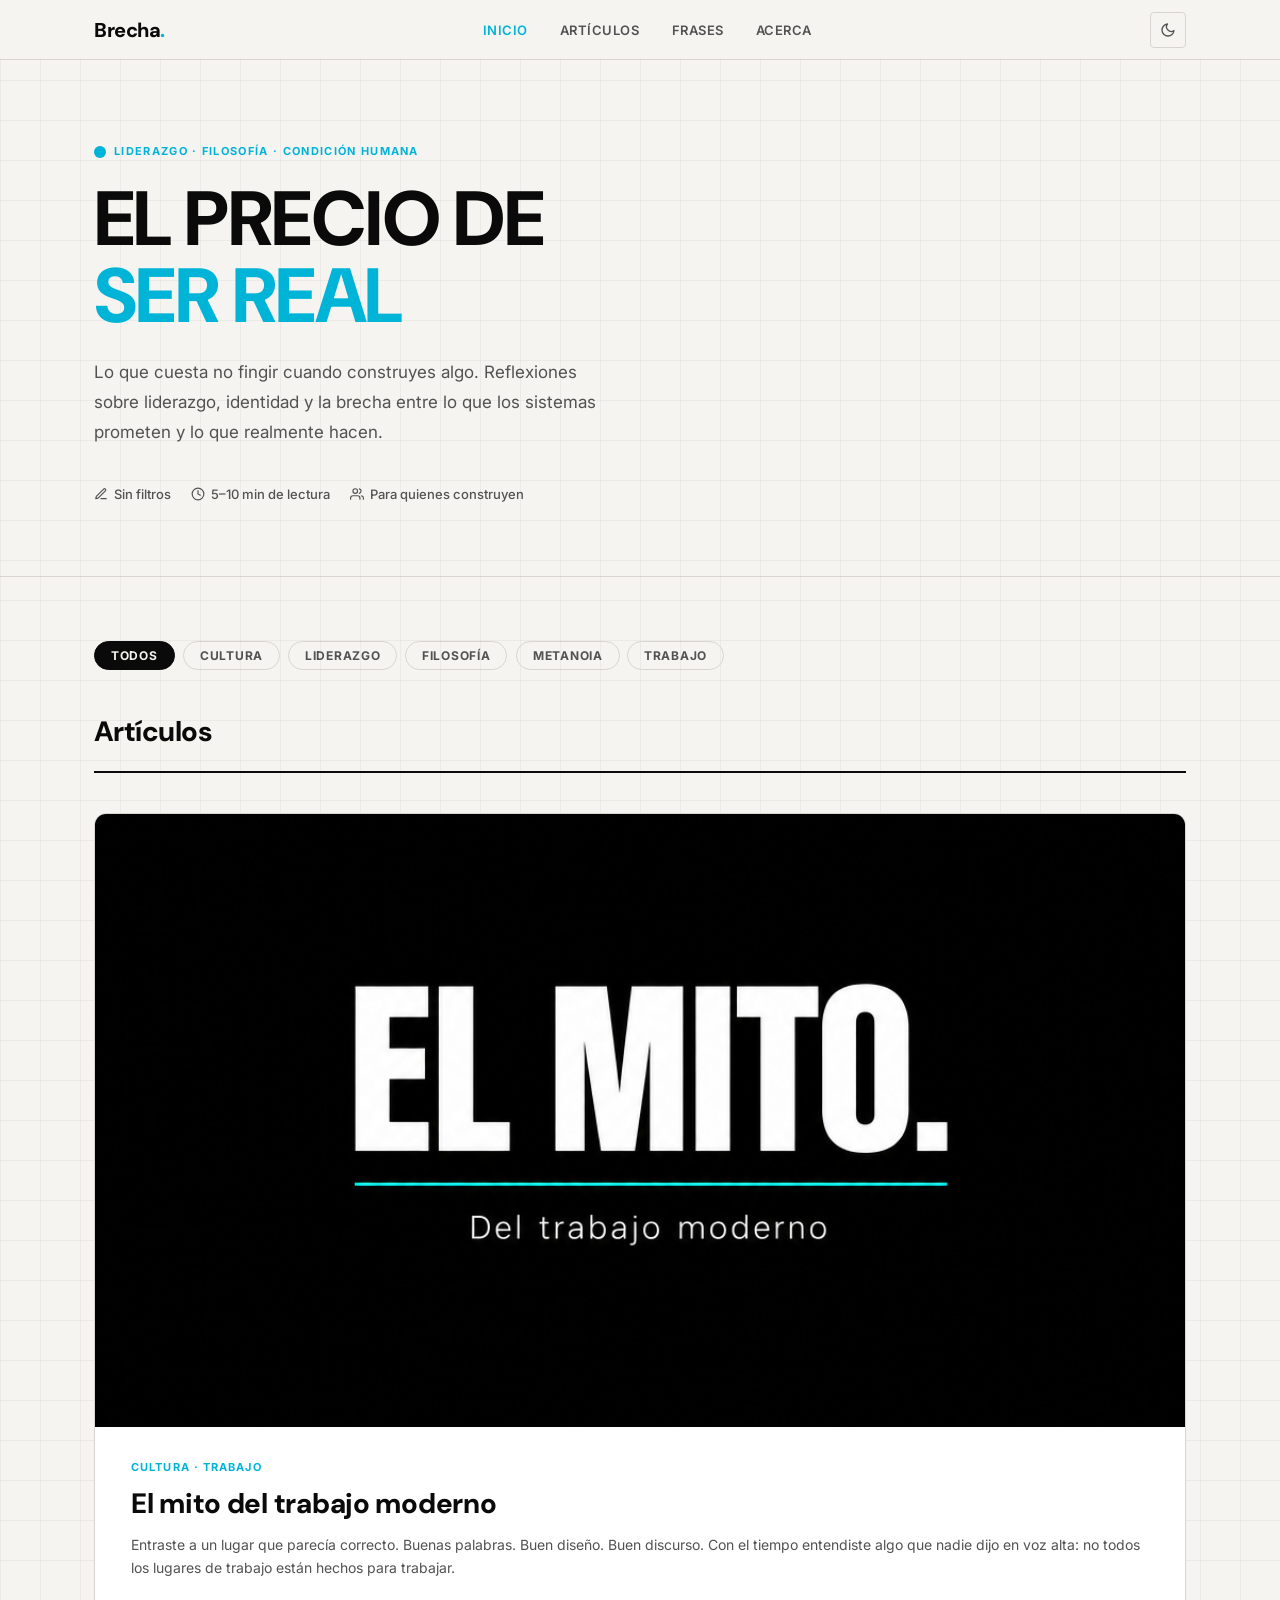
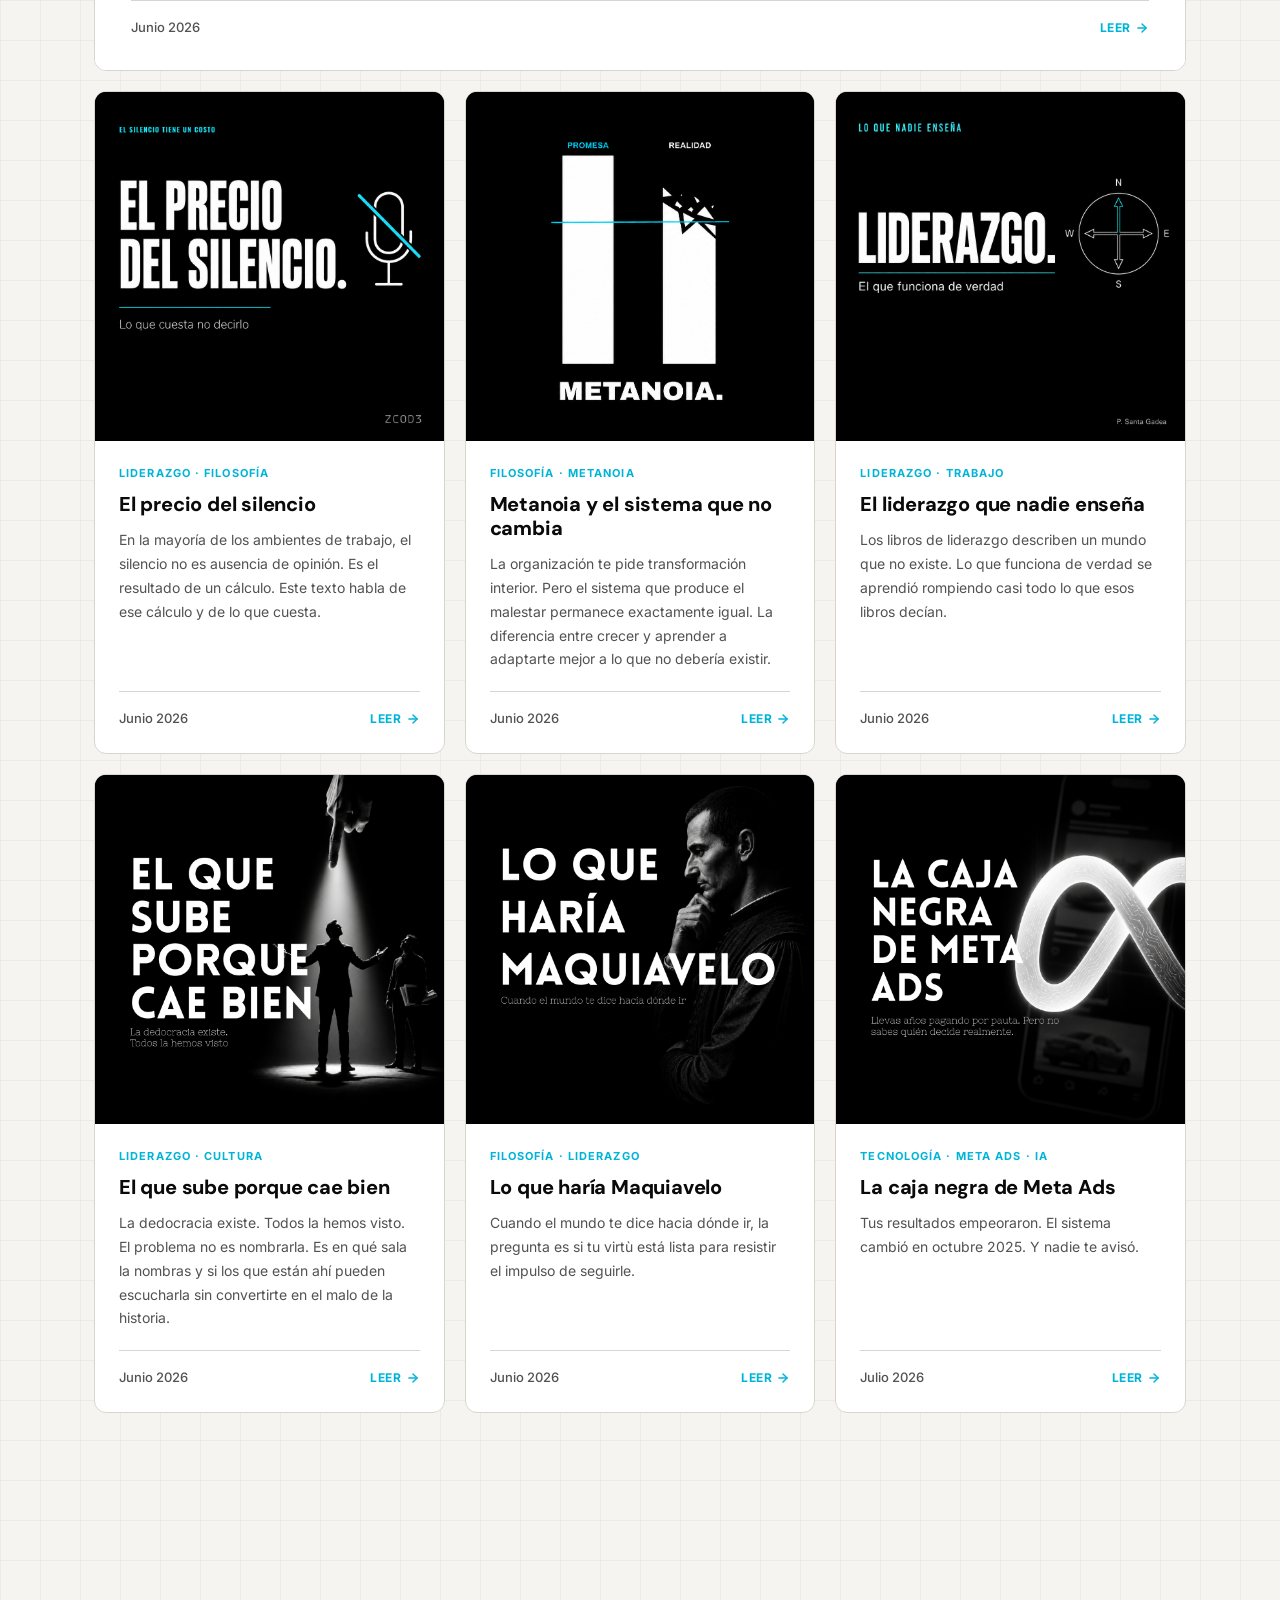
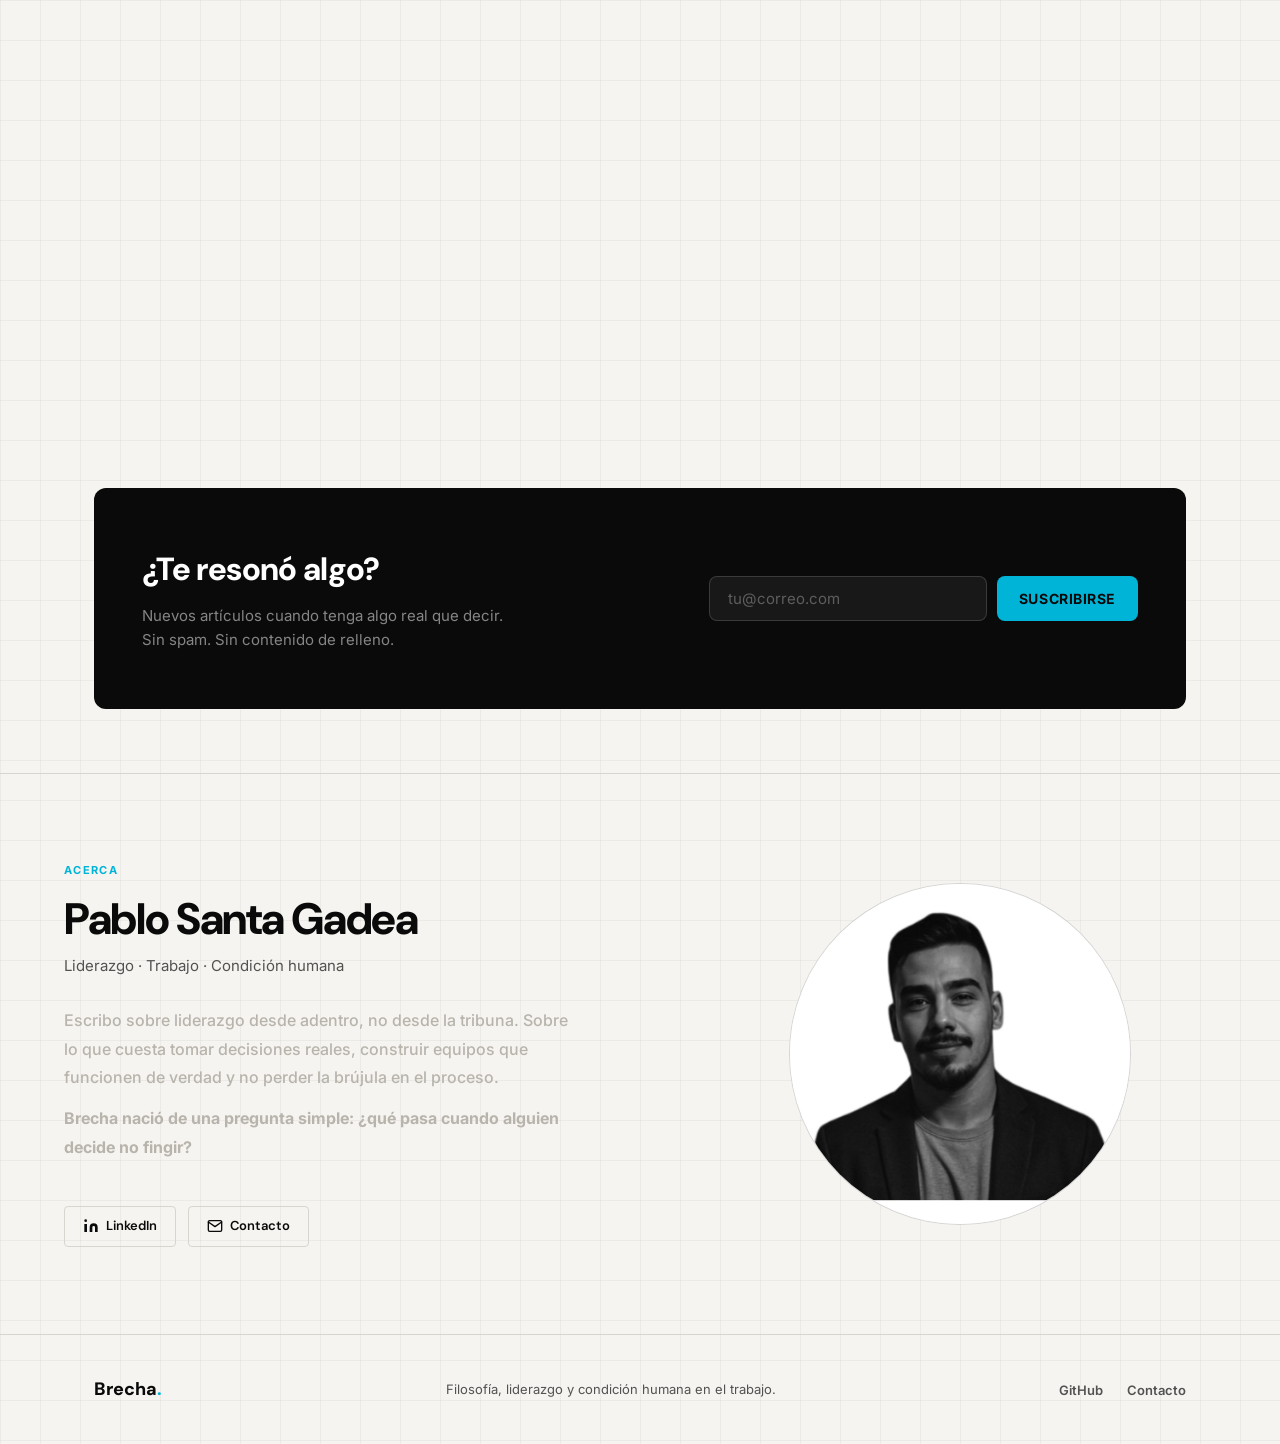
<file: index.html>
<!DOCTYPE html>
<html lang="es">
<head>
  <meta charset="UTF-8" />
  <meta name="viewport" content="width=device-width, initial-scale=1.0" />
  <title>Brecha — El precio de ser real</title>
  <meta name="description" content="Lo que cuesta ser real cuando construyes algo. Reflexiones sobre liderazgo, identidad y la brecha entre lo que los sistemas prometen y lo que realmente hacen." />
  <!-- Open Graph -->
  <meta property="og:type" content="website" />
  <meta property="og:site_name" content="Brecha" />
  <meta property="og:url" content="https://thinking.zcod3.com/" />
  <meta property="og:title" content="Brecha — El precio de ser real" />
  <meta property="og:description" content="Lo que cuesta ser real cuando construyes algo. Reflexiones sobre liderazgo, identidad y la brecha entre lo que los sistemas prometen y lo que realmente hacen." />
  <meta property="og:image" content="https://thinking.zcod3.com/image/brecha-og.png" />
  <meta name="twitter:card" content="summary_large_image" />
  <meta name="twitter:title" content="Brecha — El precio de ser real" />
  <meta name="twitter:description" content="Lo que cuesta ser real cuando construyes algo. Reflexiones sobre liderazgo, identidad y la brecha entre lo que los sistemas prometen y lo que realmente hacen." />
  <meta name="twitter:image" content="https://thinking.zcod3.com/image/brecha-og.png" />

  <link rel="preconnect" href="https://fonts.googleapis.com" />
  <link rel="preconnect" href="https://fonts.gstatic.com" crossorigin />
  <link href="https://fonts.googleapis.com/css2?family=DM+Sans:ital,opsz,wght@0,9..40,400;0,9..40,500;0,9..40,700;0,9..40,800;1,9..40,400&family=Inter:wght@300;400;500;600&display=swap" rel="stylesheet" />

  <link rel="stylesheet" href="assets/css/style.css" />
  <script>(function(){var t=localStorage.getItem('brecha-theme');if(t)document.documentElement.setAttribute('data-theme',t);})();</script>
</head>
<body>

  <header class="site-header">
    <div class="container">
      <nav class="nav">
        <a href="index.html" class="nav__logo">Brecha<span>.</span></a>
        <ul class="nav__links">
          <li><a href="index.html" class="active">Inicio</a></li>
          <li><a href="#articulos">Artículos</a></li>
          <li><a href="frases-fuertes.html">Frases</a></li>
          <li><a href="#acerca">Acerca</a></li>
        </ul>
        <button class="nav__hamburger" id="nav-hamburger" aria-label="Menú" aria-expanded="false">
          <svg class="icon-burger" width="18" height="18" viewBox="0 0 24 24" fill="none" stroke="currentColor" stroke-width="2.5" stroke-linecap="round"><line x1="3" y1="6" x2="21" y2="6"/><line x1="3" y1="12" x2="21" y2="12"/><line x1="3" y1="18" x2="21" y2="18"/></svg>
          <svg class="icon-close" width="18" height="18" viewBox="0 0 24 24" fill="none" stroke="currentColor" stroke-width="2.5" stroke-linecap="round"><line x1="18" y1="6" x2="6" y2="18"/><line x1="6" y1="6" x2="18" y2="18"/></svg>
        </button>
        <button class="theme-toggle" id="theme-toggle" aria-label="Cambiar tema">
          <svg class="icon-moon" width="16" height="16" viewBox="0 0 24 24" fill="none" stroke="currentColor" stroke-width="2" stroke-linecap="round" stroke-linejoin="round"><path d="M21 12.79A9 9 0 1 1 11.21 3 7 7 0 0 0 21 12.79z"/></svg>
          <svg class="icon-sun" width="16" height="16" viewBox="0 0 24 24" fill="none" stroke="currentColor" stroke-width="2" stroke-linecap="round" stroke-linejoin="round"><circle cx="12" cy="12" r="5"/><line x1="12" y1="1" x2="12" y2="3"/><line x1="12" y1="21" x2="12" y2="23"/><line x1="4.22" y1="4.22" x2="5.64" y2="5.64"/><line x1="18.36" y1="18.36" x2="19.78" y2="19.78"/><line x1="1" y1="12" x2="3" y2="12"/><line x1="21" y1="12" x2="23" y2="12"/><line x1="4.22" y1="19.78" x2="5.64" y2="18.36"/><line x1="18.36" y1="5.64" x2="19.78" y2="4.22"/></svg>
        </button>
      </nav>
    </div>
  </header>

  <section class="hero">
    <div class="container">
      <p class="hero__tag">
        <svg width="12" height="12" viewBox="0 0 12 12" fill="currentColor"><circle cx="6" cy="6" r="6"/></svg>
        Liderazgo · Filosofía · Condición humana
      </p>
      <h1 class="hero__title">El precio de<br/><em>ser real</em></h1>
      <p class="hero__subtitle">
        Lo que cuesta no fingir cuando construyes algo.
        Reflexiones sobre liderazgo, identidad y la brecha
        entre lo que los sistemas prometen y lo que realmente hacen.
      </p>
      <div class="hero__meta">
        <span>
          <svg xmlns="http://www.w3.org/2000/svg" width="14" height="14" viewBox="0 0 24 24" fill="none" stroke="currentColor" stroke-width="2" stroke-linecap="round" stroke-linejoin="round"><path d="M12 20h9"/><path d="M16.5 3.5a2.121 2.121 0 0 1 3 3L7 19l-4 1 1-4L16.5 3.5z"/></svg>
          Sin filtros
        </span>
        <span>
          <svg xmlns="http://www.w3.org/2000/svg" width="14" height="14" viewBox="0 0 24 24" fill="none" stroke="currentColor" stroke-width="2" stroke-linecap="round" stroke-linejoin="round"><circle cx="12" cy="12" r="10"/><polyline points="12 6 12 12 16 14"/></svg>
          5–10 min de lectura
        </span>
        <span>
          <svg xmlns="http://www.w3.org/2000/svg" width="14" height="14" viewBox="0 0 24 24" fill="none" stroke="currentColor" stroke-width="2" stroke-linecap="round" stroke-linejoin="round"><path d="M17 21v-2a4 4 0 0 0-4-4H5a4 4 0 0 0-4 4v2"/><circle cx="9" cy="7" r="4"/><path d="M23 21v-2a4 4 0 0 0-3-3.87"/><path d="M16 3.13a4 4 0 0 1 0 7.75"/></svg>
          Para quienes construyen
        </span>
      </div>
    </div>
  </section>

  <main id="articulos">
    <section class="section">
      <div class="container">

        <div class="tags-filter">
          <button class="tag-btn active" data-tag="all">Todos</button>
          <button class="tag-btn" data-tag="cultura">Cultura</button>
          <button class="tag-btn" data-tag="liderazgo">Liderazgo</button>
          <button class="tag-btn" data-tag="filosofia">Filosofía</button>
          <button class="tag-btn" data-tag="metanoia">Metanoia</button>
          <button class="tag-btn" data-tag="trabajo">Trabajo</button>
        </div>

        <div class="section__header">
          <h2 class="section__title">Artículos</h2>
        </div>

        <div class="posts-grid">

          <!-- Featured -->
          <article class="post-card post-card--featured"
                   data-tags="cultura,trabajo"
                   onclick="location.href='posts/el-mito-del-trabajo-moderno.html'">
            <div class="post-card__image-placeholder">
              <img src="image/el-mito-del-trabajo-moderno.png" alt="El mito del trabajo moderno" />
            </div>
            <div class="post-card__body">
              <p class="post-card__tag">Cultura · Trabajo</p>
              <h2 class="post-card__title">El mito del trabajo moderno</h2>
              <p class="post-card__excerpt">
                Entraste a un lugar que parecía correcto. Buenas palabras. Buen diseño.
                Buen discurso. Con el tiempo entendiste algo que nadie dijo en voz alta:
                no todos los lugares de trabajo están hechos para trabajar.
              </p>
              <div class="post-card__footer">
                <span class="post-card__date">Junio 2026</span>
                <span class="post-card__read">
                  Leer
                  <svg xmlns="http://www.w3.org/2000/svg" width="14" height="14" viewBox="0 0 24 24" fill="none" stroke="currentColor" stroke-width="2.5" stroke-linecap="round" stroke-linejoin="round"><line x1="5" y1="12" x2="19" y2="12"/><polyline points="12 5 19 12 12 19"/></svg>
                </span>
              </div>
            </div>
          </article>

          <!-- Card 2 -->
          <article class="post-card"
                   data-tags="liderazgo,filosofia"
                   onclick="location.href='posts/el-precio-del-silencio.html'">
            <div class="post-card__image-placeholder">
              <img src="image/el-precio-del-silencio.png" alt="El precio del silencio" />
            </div>
            <div class="post-card__body">
              <p class="post-card__tag">Liderazgo · Filosofía</p>
              <h3 class="post-card__title">El precio del silencio</h3>
              <p class="post-card__excerpt">
                En la mayoría de los ambientes de trabajo, el silencio no es
                ausencia de opinión. Es el resultado de un cálculo. Este texto
                habla de ese cálculo y de lo que cuesta.
              </p>
              <div class="post-card__footer">
                <span class="post-card__date">Junio 2026</span>
                <span class="post-card__read">
                  Leer
                  <svg xmlns="http://www.w3.org/2000/svg" width="14" height="14" viewBox="0 0 24 24" fill="none" stroke="currentColor" stroke-width="2.5" stroke-linecap="round" stroke-linejoin="round"><line x1="5" y1="12" x2="19" y2="12"/><polyline points="12 5 19 12 12 19"/></svg>
                </span>
              </div>
            </div>
          </article>

          <!-- Card 3 -->
          <article class="post-card"
                   data-tags="filosofia,metanoia"
                   onclick="location.href='posts/metanoia-y-el-sistema.html'">
            <div class="post-card__image-placeholder">
              <img src="image/metanoia-y-el-sistema.png" alt="Metanoia y el sistema que no cambia" />
            </div>
            <div class="post-card__body">
              <p class="post-card__tag">Filosofía · Metanoia</p>
              <h3 class="post-card__title">Metanoia y el sistema que no cambia</h3>
              <p class="post-card__excerpt">
                La organización te pide transformación interior. Pero el sistema
                que produce el malestar permanece exactamente igual. La diferencia
                entre crecer y aprender a adaptarte mejor a lo que no debería existir.
              </p>
              <div class="post-card__footer">
                <span class="post-card__date">Junio 2026</span>
                <span class="post-card__read">
                  Leer
                  <svg xmlns="http://www.w3.org/2000/svg" width="14" height="14" viewBox="0 0 24 24" fill="none" stroke="currentColor" stroke-width="2.5" stroke-linecap="round" stroke-linejoin="round"><line x1="5" y1="12" x2="19" y2="12"/><polyline points="12 5 19 12 12 19"/></svg>
                </span>
              </div>
            </div>
          </article>

          <!-- Card 4 -->
          <article class="post-card"
                   data-tags="liderazgo,trabajo"
                   onclick="location.href='posts/el-liderazgo-que-nadie-ensena.html'">
            <div class="post-card__image-placeholder">
              <img src="image/el-liderazgo-que-nadie-ensena.png" alt="El liderazgo que nadie enseña" />
            </div>
            <div class="post-card__body">
              <p class="post-card__tag">Liderazgo · Trabajo</p>
              <h3 class="post-card__title">El liderazgo que nadie enseña</h3>
              <p class="post-card__excerpt">
                Los libros de liderazgo describen un mundo que no existe.
                Lo que funciona de verdad se aprendió rompiendo casi todo
                lo que esos libros decían.
              </p>
              <div class="post-card__footer">
                <span class="post-card__date">Junio 2026</span>
                <span class="post-card__read">
                  Leer
                  <svg xmlns="http://www.w3.org/2000/svg" width="14" height="14" viewBox="0 0 24 24" fill="none" stroke="currentColor" stroke-width="2.5" stroke-linecap="round" stroke-linejoin="round"><line x1="5" y1="12" x2="19" y2="12"/><polyline points="12 5 19 12 12 19"/></svg>
                </span>
              </div>
            </div>
          </article>

          <!-- Card 6 -->
          <article class="post-card"
                   data-tags="liderazgo,cultura"
                   onclick="location.href='posts/el-que-sube-porque-cae-bien.html'">
            <div class="post-card__image-placeholder">
              <img src="image/el-que-sube-porque-cae-bien.png" alt="El que sube porque cae bien" />
            </div>
            <div class="post-card__body">
              <p class="post-card__tag">Liderazgo · Cultura</p>
              <h3 class="post-card__title">El que sube porque cae bien</h3>
              <p class="post-card__excerpt">
                La dedocracia existe. Todos la hemos visto. El problema no es
                nombrarla. Es en qué sala la nombras y si los que están ahí
                pueden escucharla sin convertirte en el malo de la historia.
              </p>
              <div class="post-card__footer">
                <span class="post-card__date">Junio 2026</span>
                <span class="post-card__read">
                  Leer
                  <svg xmlns="http://www.w3.org/2000/svg" width="14" height="14" viewBox="0 0 24 24" fill="none" stroke="currentColor" stroke-width="2.5" stroke-linecap="round" stroke-linejoin="round"><line x1="5" y1="12" x2="19" y2="12"/><polyline points="12 5 19 12 12 19"/></svg>
                </span>
              </div>
            </div>
          </article>

          <!-- Card 5 -->
          <article class="post-card"
                   data-tags="filosofia,liderazgo"
                   onclick="location.href='posts/lo-que-haria-maquiavelo.html'">
            <div class="post-card__image-placeholder">
              <img src="image/MAquievalo.png" alt="Lo que haría Maquiavelo" />
            </div>
            <div class="post-card__body">
              <p class="post-card__tag">Filosofía · Liderazgo</p>
              <h3 class="post-card__title">Lo que haría Maquiavelo</h3>
              <p class="post-card__excerpt">
                Cuando el mundo te dice hacia dónde ir, la pregunta es si tu virtù
                está lista para resistir el impulso de seguirle.
              </p>
              <div class="post-card__footer">
                <span class="post-card__date">Junio 2026</span>
                <span class="post-card__read">
                  Leer
                  <svg xmlns="http://www.w3.org/2000/svg" width="14" height="14" viewBox="0 0 24 24" fill="none" stroke="currentColor" stroke-width="2.5" stroke-linecap="round" stroke-linejoin="round"><line x1="5" y1="12" x2="19" y2="12"/><polyline points="12 5 19 12 12 19"/></svg>
                </span>
              </div>
            </div>
          </article>

          <!-- Card 9 -->
          <article class="post-card"
                   data-tags="tecnologia,meta-ads"
                   onclick="location.href='posts/la-caja-negra-de-meta-ads.html'">
            <div class="post-card__image-placeholder">
              <img src="image/la-caja-negra-de-meta-ads.png" alt="La caja negra de Meta Ads" />
            </div>
            <div class="post-card__body">
              <p class="post-card__tag">Tecnología · Meta Ads · IA</p>
              <h3 class="post-card__title">La caja negra de Meta Ads</h3>
              <p class="post-card__excerpt">
                Tus resultados empeoraron. El sistema cambió en octubre 2025.
                Y nadie te avisó.
              </p>
              <div class="post-card__footer">
                <span class="post-card__date">Julio 2026</span>
                <span class="post-card__read">
                  Leer
                  <svg xmlns="http://www.w3.org/2000/svg" width="14" height="14" viewBox="0 0 24 24" fill="none" stroke="currentColor" stroke-width="2.5" stroke-linecap="round" stroke-linejoin="round"><line x1="5" y1="12" x2="19" y2="12"/><polyline points="12 5 19 12 12 19"/></svg>
                </span>
              </div>
            </div>
          </article>

          <!-- Card 8 -->
          <article class="post-card"
                   data-tags="legado,condicion-humana"
                   onclick="location.href='posts/lo-que-dejan-los-grandes.html'">
            <div class="post-card__image-placeholder">
              <img src="image/lo-que-dejan-los-grandes.png" alt="Lo que dejan los grandes" />
            </div>
            <div class="post-card__body">
              <p class="post-card__tag">Condición humana · Legado</p>
              <h3 class="post-card__title">Lo que dejan los grandes</h3>
              <p class="post-card__excerpt">
                Verlos irse te hace una pregunta que no esperabas.
                Y no tiene nada que ver con el fútbol.
              </p>
              <div class="post-card__footer">
                <span class="post-card__date">Julio 2026</span>
                <span class="post-card__read">
                  Leer
                  <svg xmlns="http://www.w3.org/2000/svg" width="14" height="14" viewBox="0 0 24 24" fill="none" stroke="currentColor" stroke-width="2.5" stroke-linecap="round" stroke-linejoin="round"><line x1="5" y1="12" x2="19" y2="12"/><polyline points="12 5 19 12 12 19"/></svg>
                </span>
              </div>
            </div>
          </article>

          <!-- Card 7 -->
          <article class="post-card"
                   data-tags="liderazgo"
                   onclick="location.href='posts/la-curiosidad-no-es-infantil.html'">
            <div class="post-card__image-placeholder">
              <img src="image/el_lider_que_dejo_de_preguntar.png" alt="El líder que dejó de preguntar" />
            </div>
            <div class="post-card__body">
              <p class="post-card__tag">Liderazgo</p>
              <h3 class="post-card__title">El líder que dejó de preguntar</h3>
              <p class="post-card__excerpt">
                Las empresas la ponen en sus valores. En la práctica, la castigan.
              </p>
              <div class="post-card__footer">
                <span class="post-card__date">Julio 2026</span>
                <span class="post-card__read">
                  Leer
                  <svg xmlns="http://www.w3.org/2000/svg" width="14" height="14" viewBox="0 0 24 24" fill="none" stroke="currentColor" stroke-width="2.5" stroke-linecap="round" stroke-linejoin="round"><line x1="5" y1="12" x2="19" y2="12"/><polyline points="12 5 19 12 12 19"/></svg>
                </span>
              </div>
            </div>
          </article>

        </div>
      </div>
    </section>

    <div class="container">
      <div class="newsletter">
        <div>
          <h2 class="newsletter__title">¿Te resonó algo?</h2>
          <p class="newsletter__subtitle">
            Nuevos artículos cuando tenga algo real que decir.<br/>
            Sin spam. Sin contenido de relleno.
          </p>
        </div>
        <form class="newsletter__form" id="newsletter-form">
          <input type="email" id="newsletter-email" class="newsletter__input"
                 placeholder="tu@correo.com" autocomplete="email" aria-label="Tu correo electrónico" />
          <button type="submit" id="newsletter-btn" class="btn-accent">Suscribirse</button>
        </form>
      </div>
    </div>

  </main>

  <!-- ── Acerca ──────────────────────────────────────────── -->
  <section class="about-section" id="acerca">
    <div class="about-inner">
      <div class="about__content">
        <p class="about__tag">Acerca</p>
        <h2 class="about__name">Pablo Santa Gadea</h2>
        <p class="about__role">Liderazgo · Trabajo · Condición humana</p>
        <p class="about__bio">Escribo sobre liderazgo desde adentro, no desde la tribuna. Sobre lo que cuesta tomar decisiones reales, construir equipos que funcionen de verdad y no perder la brújula en el proceso.</p>
        <p class="about__bio"><strong>Brecha nació de una pregunta simple: ¿qué pasa cuando alguien decide no fingir?</strong></p>
        <div class="about__links">
          <a href="https://www.linkedin.com/in/psg-automatiza-con-ia/" target="_blank" rel="noopener" class="about__link">
            <svg width="16" height="16" viewBox="0 0 24 24" fill="currentColor"><path d="M16 8a6 6 0 0 1 6 6v7h-4v-7a2 2 0 0 0-2-2 2 2 0 0 0-2 2v7h-4v-7a6 6 0 0 1 6-6z"/><rect x="2" y="9" width="4" height="12"/><circle cx="4" cy="4" r="2"/></svg>
            LinkedIn
          </a>
          <a href="mailto:pablo.santagadea@zcod3.com" class="about__link">
            <svg width="16" height="16" viewBox="0 0 24 24" fill="none" stroke="currentColor" stroke-width="2" stroke-linecap="round" stroke-linejoin="round"><path d="M4 4h16c1.1 0 2 .9 2 2v12c0 1.1-.9 2-2 2H4c-1.1 0-2-.9-2-2V6c0-1.1.9-2 2-2z"/><polyline points="22,6 12,13 2,6"/></svg>
            Contacto
          </a>
        </div>
      </div>
      <div class="about__photo">
        <img src="image/yo-cutout.png" alt="Pablo Santa Gadea" />
      </div>
    </div>
  </section>

  <footer class="site-footer">
    <div class="container">
      <div class="footer-inner">
        <div class="footer__logo">Brecha<span>.</span></div>
        <p class="footer__copy">Filosofía, liderazgo y condición humana en el trabajo.</p>
        <ul class="footer__links">
          <li><a href="https://github.com/PSG-ONE/blog" target="_blank" rel="noopener">GitHub</a></li>
          <li><a href="mailto:santagadea.ia@gmail.com">Contacto</a></li>
        </ul>
      </div>
    </div>
  </footer>

  <script src="assets/js/main.js"></script>
</body>
</html>
</file>
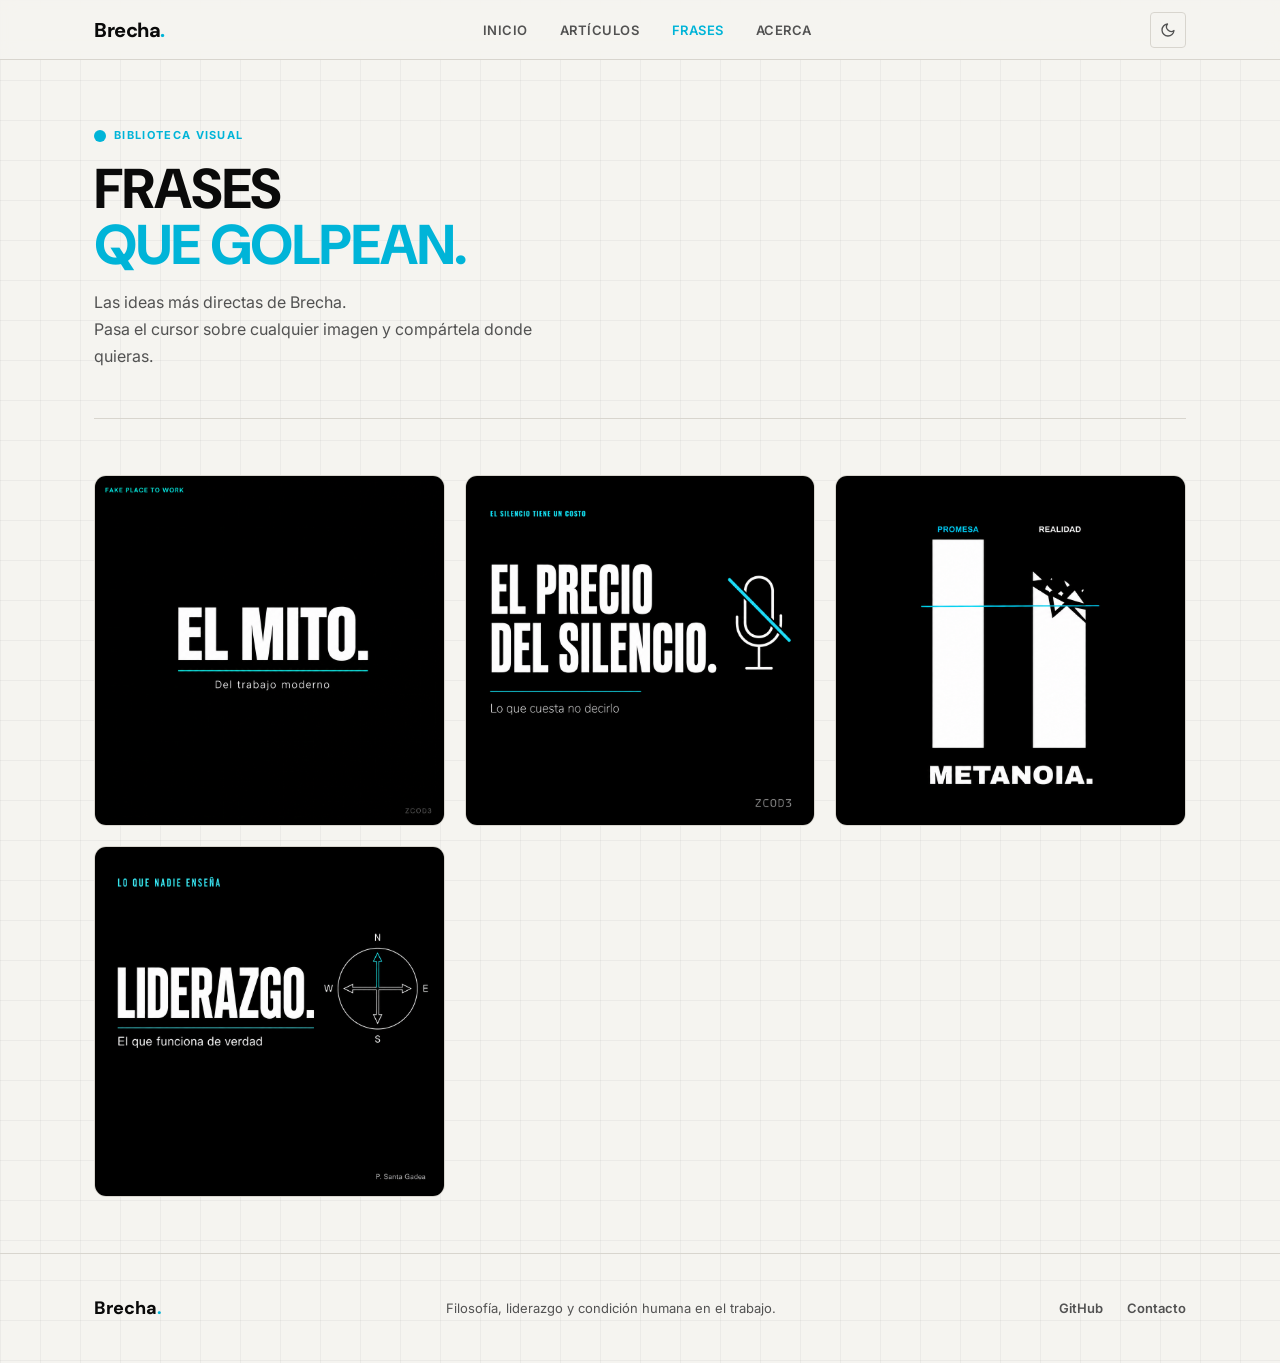
<file: frases-fuertes.html>
﻿<!DOCTYPE html>
<html lang="es">
<head>
  <meta charset="UTF-8" />
  <meta name="viewport" content="width=device-width, initial-scale=1.0" />
  <title>Frases — Brecha</title>
  <meta name="description" content="Frases que golpean. Una biblioteca de imágenes editoriales con las ideas que definen Brecha." />
  <link rel="preconnect" href="https://fonts.googleapis.com" />
  <link rel="preconnect" href="https://fonts.gstatic.com" crossorigin />
  <link href="https://fonts.googleapis.com/css2?family=DM+Sans:ital,opsz,wght@0,9..40,400;0,9..40,500;0,9..40,700;0,9..40,800;1,9..40,400&family=Inter:wght@300;400;500;600&display=swap" rel="stylesheet" />
  <link rel="stylesheet" href="assets/css/style.css" />
  <script>(function(){var t=localStorage.getItem('brecha-theme');if(t)document.documentElement.setAttribute('data-theme',t);})();</script>
</head>
<body>

  <header class="site-header">
    <div class="container">
      <nav class="nav">
        <a href="index.html" class="nav__logo">Brecha<span>.</span></a>
        <ul class="nav__links">
          <li><a href="index.html">Inicio</a></li>
          <li><a href="index.html#articulos">Artículos</a></li>
          <li><a href="frases-fuertes.html" class="active">Frases</a></li>
          <li><a href="index.html#acerca">Acerca</a></li>
        </ul>
                <button class="nav__hamburger" id="nav-hamburger" aria-label="Men&#250;" aria-expanded="false">
          <svg class="icon-burger" width="18" height="18" viewBox="0 0 24 24" fill="none" stroke="currentColor" stroke-width="2.5" stroke-linecap="round"><line x1="3" y1="6" x2="21" y2="6"/><line x1="3" y1="12" x2="21" y2="12"/><line x1="3" y1="18" x2="21" y2="18"/></svg>
          <svg class="icon-close" width="18" height="18" viewBox="0 0 24 24" fill="none" stroke="currentColor" stroke-width="2.5" stroke-linecap="round"><line x1="18" y1="6" x2="6" y2="18"/><line x1="6" y1="6" x2="18" y2="18"/></svg>
        </button>        <button class="theme-toggle" id="theme-toggle" aria-label="Cambiar tema">
          <svg class="icon-moon" width="16" height="16" viewBox="0 0 24 24" fill="none" stroke="currentColor" stroke-width="2" stroke-linecap="round" stroke-linejoin="round"><path d="M21 12.79A9 9 0 1 1 11.21 3 7 7 0 0 0 21 12.79z"/></svg>
          <svg class="icon-sun" width="16" height="16" viewBox="0 0 24 24" fill="none" stroke="currentColor" stroke-width="2" stroke-linecap="round" stroke-linejoin="round"><circle cx="12" cy="12" r="5"/><line x1="12" y1="1" x2="12" y2="3"/><line x1="12" y1="21" x2="12" y2="23"/><line x1="4.22" y1="4.22" x2="5.64" y2="5.64"/><line x1="18.36" y1="18.36" x2="19.78" y2="19.78"/><line x1="1" y1="12" x2="3" y2="12"/><line x1="21" y1="12" x2="23" y2="12"/><line x1="4.22" y1="19.78" x2="5.64" y2="18.36"/><line x1="18.36" y1="5.64" x2="19.78" y2="4.22"/></svg>
        </button>
      </nav>
    </div>
  </header>

  <main>
    <div class="container">

      <div class="frases-hero">
        <p class="frases-hero__tag">
          <svg width="12" height="12" viewBox="0 0 12 12" fill="currentColor"><circle cx="6" cy="6" r="6"/></svg>
          Biblioteca visual
        </p>
        <h1 class="frases-hero__title">Frases<br/><em>que golpean.</em></h1>
        <p class="frases-hero__subtitle">
          Las ideas más directas de Brecha.<br/>
          Pasa el cursor sobre cualquier imagen y compártela donde quieras.
        </p>
      </div>

      <!-- GALERÍA -->
      <div class="frases-grid" id="frases-grid">

        <div class="frase-card" data-titulo="El mito del trabajo moderno" data-img="image/el-mito-del-trabajo-moderno.png">
          <img src="image/el-mito-del-trabajo-moderno.png" alt="El mito del trabajo moderno" loading="lazy" />
          <div class="frase-card__overlay">
            <span class="frase-overlay__label">Compartir en</span>
            <div class="frase-social-row">
              <!-- Instagram -->
              <button class="frase-social-btn frase-social-btn--ig" title="Instagram" onclick="compartir('ig',this)">
                <svg width="18" height="18" viewBox="0 0 24 24" fill="none" stroke="currentColor" stroke-width="2" stroke-linecap="round" stroke-linejoin="round"><rect x="2" y="2" width="20" height="20" rx="5"/><path d="M16 11.37A4 4 0 1 1 12.63 8 4 4 0 0 1 16 11.37z"/><line x1="17.5" y1="6.5" x2="17.51" y2="6.5"/></svg>
              </button>
              <!-- Facebook -->
              <button class="frase-social-btn frase-social-btn--fb" title="Facebook" onclick="compartir('fb',this)">
                <svg width="18" height="18" viewBox="0 0 24 24" fill="currentColor"><path d="M18 2h-3a5 5 0 0 0-5 5v3H7v4h3v8h4v-8h3l1-4h-4V7a1 1 0 0 1 1-1h3z"/></svg>
              </button>
              <!-- Twitter / X -->
              <button class="frase-social-btn frase-social-btn--tw" title="Twitter / X" onclick="compartir('tw',this)">
                <svg width="16" height="16" viewBox="0 0 24 24" fill="currentColor"><path d="M18.244 2.25h3.308l-7.227 8.26 8.502 11.24H16.17l-5.214-6.817L4.99 21.75H1.68l7.73-8.835L1.254 2.25H8.08l4.713 6.231zm-1.161 17.52h1.833L7.084 4.126H5.117z"/></svg>
              </button>
              <!-- LinkedIn -->
              <button class="frase-social-btn frase-social-btn--li" title="LinkedIn" onclick="compartir('li',this)">
                <svg width="18" height="18" viewBox="0 0 24 24" fill="currentColor"><path d="M16 8a6 6 0 0 1 6 6v7h-4v-7a2 2 0 0 0-2-2 2 2 0 0 0-2 2v7h-4v-7a6 6 0 0 1 6-6z"/><rect x="2" y="9" width="4" height="12"/><circle cx="4" cy="4" r="2"/></svg>
              </button>
              <!-- Threads -->
              <button class="frase-social-btn frase-social-btn--th" title="Threads" onclick="compartir('th',this)">
                <svg width="17" height="17" viewBox="0 0 24 24" fill="currentColor"><path d="M12.186 24h-.007c-3.581-.024-6.334-1.205-8.184-3.509C2.35 18.44 1.5 15.586 1.5 12.068c0-7.609 4.73-12.08 10.5-12.068 3.531 0 6.162 1.56 7.616 4.392l-2.042 1.056C16.456 3.205 14.599 2.093 12 2.093c-4.756-.005-8.407 3.6-8.407 9.975 0 2.891.737 5.174 2.13 6.694 1.296 1.414 3.108 2.147 5.27 2.147h.004c2.09-.013 3.66-.773 4.664-2.26.767-1.133 1.105-2.682 1.012-4.61-.39.143-.798.264-1.22.36-1.07.24-2.157.32-3.144.243-1.016-.08-2.008-.357-2.778-.847-.915-.583-1.458-1.5-1.458-2.54v-.01c0-1.132.565-2.15 1.546-2.875.853-.63 1.97-.967 3.24-.976 1.265-.01 2.43.32 3.312.89l.003.002c.19-.539.285-1.11.285-1.703 0-1.015-.322-1.903-.909-2.477-.59-.578-1.433-.871-2.511-.871-.974 0-1.8.285-2.456.849a3.847 3.847 0 0 0-1.231 2.03l-2.13-.47a5.956 5.956 0 0 1 1.82-3.003C9.66 2.4 10.82 2 12.186 2c1.653 0 2.996.498 3.996 1.48 1.002.985 1.508 2.345 1.508 4.044 0 .973-.182 1.91-.537 2.787.2.185.39.38.57.586 1.133 1.308 1.66 3.007 1.66 5.345 0 2.626-.544 4.701-1.616 6.172-1.152 1.58-2.887 2.418-5.177 2.586z"/></svg>
              </button>
            </div>
          </div>
        </div>

        <div class="frase-card" data-titulo="El precio del silencio" data-img="image/el-precio-del-silencio.png">
          <img src="image/el-precio-del-silencio.png" alt="El precio del silencio" loading="lazy" />
          <div class="frase-card__overlay">
            <span class="frase-overlay__label">Compartir en</span>
            <div class="frase-social-row">
              <button class="frase-social-btn frase-social-btn--ig" title="Instagram" onclick="compartir('ig',this)">
                <svg width="18" height="18" viewBox="0 0 24 24" fill="none" stroke="currentColor" stroke-width="2" stroke-linecap="round" stroke-linejoin="round"><rect x="2" y="2" width="20" height="20" rx="5"/><path d="M16 11.37A4 4 0 1 1 12.63 8 4 4 0 0 1 16 11.37z"/><line x1="17.5" y1="6.5" x2="17.51" y2="6.5"/></svg>
              </button>
              <button class="frase-social-btn frase-social-btn--fb" title="Facebook" onclick="compartir('fb',this)">
                <svg width="18" height="18" viewBox="0 0 24 24" fill="currentColor"><path d="M18 2h-3a5 5 0 0 0-5 5v3H7v4h3v8h4v-8h3l1-4h-4V7a1 1 0 0 1 1-1h3z"/></svg>
              </button>
              <button class="frase-social-btn frase-social-btn--tw" title="Twitter / X" onclick="compartir('tw',this)">
                <svg width="16" height="16" viewBox="0 0 24 24" fill="currentColor"><path d="M18.244 2.25h3.308l-7.227 8.26 8.502 11.24H16.17l-5.214-6.817L4.99 21.75H1.68l7.73-8.835L1.254 2.25H8.08l4.713 6.231zm-1.161 17.52h1.833L7.084 4.126H5.117z"/></svg>
              </button>
              <button class="frase-social-btn frase-social-btn--li" title="LinkedIn" onclick="compartir('li',this)">
                <svg width="18" height="18" viewBox="0 0 24 24" fill="currentColor"><path d="M16 8a6 6 0 0 1 6 6v7h-4v-7a2 2 0 0 0-2-2 2 2 0 0 0-2 2v7h-4v-7a6 6 0 0 1 6-6z"/><rect x="2" y="9" width="4" height="12"/><circle cx="4" cy="4" r="2"/></svg>
              </button>
              <button class="frase-social-btn frase-social-btn--th" title="Threads" onclick="compartir('th',this)">
                <svg width="17" height="17" viewBox="0 0 24 24" fill="currentColor"><path d="M12.186 24h-.007c-3.581-.024-6.334-1.205-8.184-3.509C2.35 18.44 1.5 15.586 1.5 12.068c0-7.609 4.73-12.08 10.5-12.068 3.531 0 6.162 1.56 7.616 4.392l-2.042 1.056C16.456 3.205 14.599 2.093 12 2.093c-4.756-.005-8.407 3.6-8.407 9.975 0 2.891.737 5.174 2.13 6.694 1.296 1.414 3.108 2.147 5.27 2.147h.004c2.09-.013 3.66-.773 4.664-2.26.767-1.133 1.105-2.682 1.012-4.61-.39.143-.798.264-1.22.36-1.07.24-2.157.32-3.144.243-1.016-.08-2.008-.357-2.778-.847-.915-.583-1.458-1.5-1.458-2.54v-.01c0-1.132.565-2.15 1.546-2.875.853-.63 1.97-.967 3.24-.976 1.265-.01 2.43.32 3.312.89l.003.002c.19-.539.285-1.11.285-1.703 0-1.015-.322-1.903-.909-2.477-.59-.578-1.433-.871-2.511-.871-.974 0-1.8.285-2.456.849a3.847 3.847 0 0 0-1.231 2.03l-2.13-.47a5.956 5.956 0 0 1 1.82-3.003C9.66 2.4 10.82 2 12.186 2c1.653 0 2.996.498 3.996 1.48 1.002.985 1.508 2.345 1.508 4.044 0 .973-.182 1.91-.537 2.787.2.185.39.38.57.586 1.133 1.308 1.66 3.007 1.66 5.345 0 2.626-.544 4.701-1.616 6.172-1.152 1.58-2.887 2.418-5.177 2.586z"/></svg>
              </button>
            </div>
          </div>
        </div>

        <div class="frase-card" data-titulo="Metanoia y el sistema" data-img="image/metanoia-y-el-sistema.png">
          <img src="image/metanoia-y-el-sistema.png" alt="Metanoia y el sistema" loading="lazy" />
          <div class="frase-card__overlay">
            <span class="frase-overlay__label">Compartir en</span>
            <div class="frase-social-row">
              <button class="frase-social-btn frase-social-btn--ig" title="Instagram" onclick="compartir('ig',this)">
                <svg width="18" height="18" viewBox="0 0 24 24" fill="none" stroke="currentColor" stroke-width="2" stroke-linecap="round" stroke-linejoin="round"><rect x="2" y="2" width="20" height="20" rx="5"/><path d="M16 11.37A4 4 0 1 1 12.63 8 4 4 0 0 1 16 11.37z"/><line x1="17.5" y1="6.5" x2="17.51" y2="6.5"/></svg>
              </button>
              <button class="frase-social-btn frase-social-btn--fb" title="Facebook" onclick="compartir('fb',this)">
                <svg width="18" height="18" viewBox="0 0 24 24" fill="currentColor"><path d="M18 2h-3a5 5 0 0 0-5 5v3H7v4h3v8h4v-8h3l1-4h-4V7a1 1 0 0 1 1-1h3z"/></svg>
              </button>
              <button class="frase-social-btn frase-social-btn--tw" title="Twitter / X" onclick="compartir('tw',this)">
                <svg width="16" height="16" viewBox="0 0 24 24" fill="currentColor"><path d="M18.244 2.25h3.308l-7.227 8.26 8.502 11.24H16.17l-5.214-6.817L4.99 21.75H1.68l7.73-8.835L1.254 2.25H8.08l4.713 6.231zm-1.161 17.52h1.833L7.084 4.126H5.117z"/></svg>
              </button>
              <button class="frase-social-btn frase-social-btn--li" title="LinkedIn" onclick="compartir('li',this)">
                <svg width="18" height="18" viewBox="0 0 24 24" fill="currentColor"><path d="M16 8a6 6 0 0 1 6 6v7h-4v-7a2 2 0 0 0-2-2 2 2 0 0 0-2 2v7h-4v-7a6 6 0 0 1 6-6z"/><rect x="2" y="9" width="4" height="12"/><circle cx="4" cy="4" r="2"/></svg>
              </button>
              <button class="frase-social-btn frase-social-btn--th" title="Threads" onclick="compartir('th',this)">
                <svg width="17" height="17" viewBox="0 0 24 24" fill="currentColor"><path d="M12.186 24h-.007c-3.581-.024-6.334-1.205-8.184-3.509C2.35 18.44 1.5 15.586 1.5 12.068c0-7.609 4.73-12.08 10.5-12.068 3.531 0 6.162 1.56 7.616 4.392l-2.042 1.056C16.456 3.205 14.599 2.093 12 2.093c-4.756-.005-8.407 3.6-8.407 9.975 0 2.891.737 5.174 2.13 6.694 1.296 1.414 3.108 2.147 5.27 2.147h.004c2.09-.013 3.66-.773 4.664-2.26.767-1.133 1.105-2.682 1.012-4.61-.39.143-.798.264-1.22.36-1.07.24-2.157.32-3.144.243-1.016-.08-2.008-.357-2.778-.847-.915-.583-1.458-1.5-1.458-2.54v-.01c0-1.132.565-2.15 1.546-2.875.853-.63 1.97-.967 3.24-.976 1.265-.01 2.43.32 3.312.89l.003.002c.19-.539.285-1.11.285-1.703 0-1.015-.322-1.903-.909-2.477-.59-.578-1.433-.871-2.511-.871-.974 0-1.8.285-2.456.849a3.847 3.847 0 0 0-1.231 2.03l-2.13-.47a5.956 5.956 0 0 1 1.82-3.003C9.66 2.4 10.82 2 12.186 2c1.653 0 2.996.498 3.996 1.48 1.002.985 1.508 2.345 1.508 4.044 0 .973-.182 1.91-.537 2.787.2.185.39.38.57.586 1.133 1.308 1.66 3.007 1.66 5.345 0 2.626-.544 4.701-1.616 6.172-1.152 1.58-2.887 2.418-5.177 2.586z"/></svg>
              </button>
            </div>
          </div>
        </div>

        <div class="frase-card" data-titulo="El liderazgo que nadie enseña" data-img="image/el-liderazgo-que-nadie-ensena.png">
          <img src="image/el-liderazgo-que-nadie-ensena.png" alt="El liderazgo que nadie enseña" loading="lazy" />
          <div class="frase-card__overlay">
            <span class="frase-overlay__label">Compartir en</span>
            <div class="frase-social-row">
              <button class="frase-social-btn frase-social-btn--ig" title="Instagram" onclick="compartir('ig',this)">
                <svg width="18" height="18" viewBox="0 0 24 24" fill="none" stroke="currentColor" stroke-width="2" stroke-linecap="round" stroke-linejoin="round"><rect x="2" y="2" width="20" height="20" rx="5"/><path d="M16 11.37A4 4 0 1 1 12.63 8 4 4 0 0 1 16 11.37z"/><line x1="17.5" y1="6.5" x2="17.51" y2="6.5"/></svg>
              </button>
              <button class="frase-social-btn frase-social-btn--fb" title="Facebook" onclick="compartir('fb',this)">
                <svg width="18" height="18" viewBox="0 0 24 24" fill="currentColor"><path d="M18 2h-3a5 5 0 0 0-5 5v3H7v4h3v8h4v-8h3l1-4h-4V7a1 1 0 0 1 1-1h3z"/></svg>
              </button>
              <button class="frase-social-btn frase-social-btn--tw" title="Twitter / X" onclick="compartir('tw',this)">
                <svg width="16" height="16" viewBox="0 0 24 24" fill="currentColor"><path d="M18.244 2.25h3.308l-7.227 8.26 8.502 11.24H16.17l-5.214-6.817L4.99 21.75H1.68l7.73-8.835L1.254 2.25H8.08l4.713 6.231zm-1.161 17.52h1.833L7.084 4.126H5.117z"/></svg>
              </button>
              <button class="frase-social-btn frase-social-btn--li" title="LinkedIn" onclick="compartir('li',this)">
                <svg width="18" height="18" viewBox="0 0 24 24" fill="currentColor"><path d="M16 8a6 6 0 0 1 6 6v7h-4v-7a2 2 0 0 0-2-2 2 2 0 0 0-2 2v7h-4v-7a6 6 0 0 1 6-6z"/><rect x="2" y="9" width="4" height="12"/><circle cx="4" cy="4" r="2"/></svg>
              </button>
              <button class="frase-social-btn frase-social-btn--th" title="Threads" onclick="compartir('th',this)">
                <svg width="17" height="17" viewBox="0 0 24 24" fill="currentColor"><path d="M12.186 24h-.007c-3.581-.024-6.334-1.205-8.184-3.509C2.35 18.44 1.5 15.586 1.5 12.068c0-7.609 4.73-12.08 10.5-12.068 3.531 0 6.162 1.56 7.616 4.392l-2.042 1.056C16.456 3.205 14.599 2.093 12 2.093c-4.756-.005-8.407 3.6-8.407 9.975 0 2.891.737 5.174 2.13 6.694 1.296 1.414 3.108 2.147 5.27 2.147h.004c2.09-.013 3.66-.773 4.664-2.26.767-1.133 1.105-2.682 1.012-4.61-.39.143-.798.264-1.22.36-1.07.24-2.157.32-3.144.243-1.016-.08-2.008-.357-2.778-.847-.915-.583-1.458-1.5-1.458-2.54v-.01c0-1.132.565-2.15 1.546-2.875.853-.63 1.97-.967 3.24-.976 1.265-.01 2.43.32 3.312.89l.003.002c.19-.539.285-1.11.285-1.703 0-1.015-.322-1.903-.909-2.477-.59-.578-1.433-.871-2.511-.871-.974 0-1.8.285-2.456.849a3.847 3.847 0 0 0-1.231 2.03l-2.13-.47a5.956 5.956 0 0 1 1.82-3.003C9.66 2.4 10.82 2 12.186 2c1.653 0 2.996.498 3.996 1.48 1.002.985 1.508 2.345 1.508 4.044 0 .973-.182 1.91-.537 2.787.2.185.39.38.57.586 1.133 1.308 1.66 3.007 1.66 5.345 0 2.626-.544 4.701-1.616 6.172-1.152 1.58-2.887 2.418-5.177 2.586z"/></svg>
              </button>
            </div>
          </div>
        </div>

        <div class="frase-card" data-titulo="Lo que haría Maquiavelo" data-img="image/MAquievalo.png">
          <img src="image/MAquievalo.png" alt="Lo que haría Maquiavelo" loading="lazy" />
          <div class="frase-card__overlay">
            <span class="frase-overlay__label">Compartir en</span>
            <div class="frase-social-row">
              <button class="frase-social-btn frase-social-btn--ig" title="Instagram" onclick="compartir('ig',this)">
                <svg width="18" height="18" viewBox="0 0 24 24" fill="none" stroke="currentColor" stroke-width="2" stroke-linecap="round" stroke-linejoin="round"><rect x="2" y="2" width="20" height="20" rx="5"/><path d="M16 11.37A4 4 0 1 1 12.63 8 4 4 0 0 1 16 11.37z"/><line x1="17.5" y1="6.5" x2="17.51" y2="6.5"/></svg>
              </button>
              <button class="frase-social-btn frase-social-btn--fb" title="Facebook" onclick="compartir('fb',this)">
                <svg width="18" height="18" viewBox="0 0 24 24" fill="currentColor"><path d="M18 2h-3a5 5 0 0 0-5 5v3H7v4h3v8h4v-8h3l1-4h-4V7a1 1 0 0 1 1-1h3z"/></svg>
              </button>
              <button class="frase-social-btn frase-social-btn--tw" title="Twitter / X" onclick="compartir('tw',this)">
                <svg width="16" height="16" viewBox="0 0 24 24" fill="currentColor"><path d="M18.244 2.25h3.308l-7.227 8.26 8.502 11.24H16.17l-5.214-6.817L4.99 21.75H1.68l7.73-8.835L1.254 2.25H8.08l4.713 6.231zm-1.161 17.52h1.833L7.084 4.126H5.117z"/></svg>
              </button>
              <button class="frase-social-btn frase-social-btn--li" title="LinkedIn" onclick="compartir('li',this)">
                <svg width="18" height="18" viewBox="0 0 24 24" fill="currentColor"><path d="M16 8a6 6 0 0 1 6 6v7h-4v-7a2 2 0 0 0-2-2 2 2 0 0 0-2 2v7h-4v-7a6 6 0 0 1 6-6z"/><rect x="2" y="9" width="4" height="12"/><circle cx="4" cy="4" r="2"/></svg>
              </button>
              <button class="frase-social-btn frase-social-btn--th" title="Threads" onclick="compartir('th',this)">
                <svg width="17" height="17" viewBox="0 0 24 24" fill="currentColor"><path d="M12.186 24h-.007c-3.581-.024-6.334-1.205-8.184-3.509C2.35 18.44 1.5 15.586 1.5 12.068c0-7.609 4.73-12.08 10.5-12.068 3.531 0 6.162 1.56 7.616 4.392l-2.042 1.056C16.456 3.205 14.599 2.093 12 2.093c-4.756-.005-8.407 3.6-8.407 9.975 0 2.891.737 5.174 2.13 6.694 1.296 1.414 3.108 2.147 5.27 2.147h.004c2.09-.013 3.66-.773 4.664-2.26.767-1.133 1.105-2.682 1.012-4.61-.39.143-.798.264-1.22.36-1.07.24-2.157.32-3.144.243-1.016-.08-2.008-.357-2.778-.847-.915-.583-1.458-1.5-1.458-2.54v-.01c0-1.132.565-2.15 1.546-2.875.853-.63 1.97-.967 3.24-.976 1.265-.01 2.43.32 3.312.89l.003.002c.19-.539.285-1.11.285-1.703 0-1.015-.322-1.903-.909-2.477-.59-.578-1.433-.871-2.511-.871-.974 0-1.8.285-2.456.849a3.847 3.847 0 0 0-1.231 2.03l-2.13-.47a5.956 5.956 0 0 1 1.82-3.003C9.66 2.4 10.82 2 12.186 2c1.653 0 2.996.498 3.996 1.48 1.002.985 1.508 2.345 1.508 4.044 0 .973-.182 1.91-.537 2.787.2.185.39.38.57.586 1.133 1.308 1.66 3.007 1.66 5.345 0 2.626-.544 4.701-1.616 6.172-1.152 1.58-2.887 2.418-5.177 2.586z"/></svg>
              </button>
            </div>
          </div>
        </div>

        <div class="frase-card" data-titulo="El que sube porque cae bien" data-img="image/el-que-sube-porque-cae-bien.png">
          <img src="image/el-que-sube-porque-cae-bien.png" alt="El que sube porque cae bien" loading="lazy" />
          <div class="frase-card__overlay">
            <span class="frase-overlay__label">Compartir en</span>
            <div class="frase-social-row">
              <button class="frase-social-btn frase-social-btn--ig" title="Instagram" onclick="compartir('ig',this)">
                <svg width="18" height="18" viewBox="0 0 24 24" fill="none" stroke="currentColor" stroke-width="2" stroke-linecap="round" stroke-linejoin="round"><rect x="2" y="2" width="20" height="20" rx="5"/><path d="M16 11.37A4 4 0 1 1 12.63 8 4 4 0 0 1 16 11.37z"/><line x1="17.5" y1="6.5" x2="17.51" y2="6.5"/></svg>
              </button>
              <button class="frase-social-btn frase-social-btn--fb" title="Facebook" onclick="compartir('fb',this)">
                <svg width="18" height="18" viewBox="0 0 24 24" fill="currentColor"><path d="M18 2h-3a5 5 0 0 0-5 5v3H7v4h3v8h4v-8h3l1-4h-4V7a1 1 0 0 1 1-1h3z"/></svg>
              </button>
              <button class="frase-social-btn frase-social-btn--tw" title="Twitter / X" onclick="compartir('tw',this)">
                <svg width="16" height="16" viewBox="0 0 24 24" fill="currentColor"><path d="M18.244 2.25h3.308l-7.227 8.26 8.502 11.24H16.17l-5.214-6.817L4.99 21.75H1.68l7.73-8.835L1.254 2.25H8.08l4.713 6.231zm-1.161 17.52h1.833L7.084 4.126H5.117z"/></svg>
              </button>
              <button class="frase-social-btn frase-social-btn--li" title="LinkedIn" onclick="compartir('li',this)">
                <svg width="18" height="18" viewBox="0 0 24 24" fill="currentColor"><path d="M16 8a6 6 0 0 1 6 6v7h-4v-7a2 2 0 0 0-2-2 2 2 0 0 0-2 2v7h-4v-7a6 6 0 0 1 6-6z"/><rect x="2" y="9" width="4" height="12"/><circle cx="4" cy="4" r="2"/></svg>
              </button>
              <button class="frase-social-btn frase-social-btn--th" title="Threads" onclick="compartir('th',this)">
                <svg width="17" height="17" viewBox="0 0 24 24" fill="currentColor"><path d="M12.186 24h-.007c-3.581-.024-6.334-1.205-8.184-3.509C2.35 18.44 1.5 15.586 1.5 12.068c0-7.609 4.73-12.08 10.5-12.068 3.531 0 6.162 1.56 7.616 4.392l-2.042 1.056C16.456 3.205 14.599 2.093 12 2.093c-4.756-.005-8.407 3.6-8.407 9.975 0 2.891.737 5.174 2.13 6.694 1.296 1.414 3.108 2.147 5.27 2.147h.004c2.09-.013 3.66-.773 4.664-2.26.767-1.133 1.105-2.682 1.012-4.61-.39.143-.798.264-1.22.36-1.07.24-2.157.32-3.144.243-1.016-.08-2.008-.357-2.778-.847-.915-.583-1.458-1.5-1.458-2.54v-.01c0-1.132.565-2.15 1.546-2.875.853-.63 1.97-.967 3.24-.976 1.265-.01 2.43.32 3.312.89l.003.002c.19-.539.285-1.11.285-1.703 0-1.015-.322-1.903-.909-2.477-.59-.578-1.433-.871-2.511-.871-.974 0-1.8.285-2.456.849a3.847 3.847 0 0 0-1.231 2.03l-2.13-.47a5.956 5.956 0 0 1 1.82-3.003C9.66 2.4 10.82 2 12.186 2c1.653 0 2.996.498 3.996 1.48 1.002.985 1.508 2.345 1.508 4.044 0 .973-.182 1.91-.537 2.787.2.185.39.38.57.586 1.133 1.308 1.66 3.007 1.66 5.345 0 2.626-.544 4.701-1.616 6.172-1.152 1.58-2.887 2.418-5.177 2.586z"/></svg>
              </button>
            </div>
          </div>
        </div>

        <!-- PLANTILLA PARA AGREGAR MÁS FRASES:
        <div class="frase-card" data-titulo="TÍTULO" data-img="image/NOMBRE.png">
          <img src="image/NOMBRE.png" alt="TÍTULO" loading="lazy" />
          <div class="frase-card__overlay">
            <span class="frase-overlay__label">Compartir en</span>
            <div class="frase-social-row">
              <button class="frase-social-btn frase-social-btn--ig" title="Instagram" onclick="compartir('ig',this)">... IG SVG ...</button>
              <button class="frase-social-btn frase-social-btn--fb" title="Facebook" onclick="compartir('fb',this)">... FB SVG ...</button>
              <button class="frase-social-btn frase-social-btn--tw" title="Twitter / X" onclick="compartir('tw',this)">... X SVG ...</button>
              <button class="frase-social-btn frase-social-btn--li" title="LinkedIn" onclick="compartir('li',this)">... LI SVG ...</button>
              <button class="frase-social-btn frase-social-btn--th" title="Threads" onclick="compartir('th',this)">... TH SVG ...</button>
            </div>
          </div>
        </div>
        -->

      </div>
    </div>
  </main>

  <footer class="site-footer">
    <div class="container">
      <div class="footer-inner">
        <div class="footer__logo">Brecha<span>.</span></div>
        <p class="footer__copy">Filosofía, liderazgo y condición humana en el trabajo.</p>
        <ul class="footer__links">
          <li><a href="https://github.com/PSG-ONE/blog" target="_blank" rel="noopener">GitHub</a></li>
          <li><a href="mailto:santagadea.ia@gmail.com">Contacto</a></li>
        </ul>
      </div>
    </div>
  </footer>

  <script src="assets/js/main.js"></script>
  <script>
    const PAGE_URL = 'https://thinking.zcod3.com/frases-fuertes.html';

    function compartir(red, btn) {
      const card  = btn.closest('.frase-card');
      const titulo = card.dataset.titulo;
      const img   = card.dataset.img;
      const texto  = `"${titulo}" — Brecha\n\n${PAGE_URL}`;
      const url   = encodeURIComponent(PAGE_URL);
      const txt   = encodeURIComponent(texto);

      switch (red) {
        case 'ig':
          // En móvil: compartir el archivo imagen vía Web Share API
          if (navigator.share) {
            fetch(img).then(r => r.blob()).then(blob => {
              const file = new File([blob], 'brecha-frase.png', { type: 'image/png' });
              if (navigator.canShare && navigator.canShare({ files: [file] })) {
                navigator.share({ files: [file], title: titulo, text: texto }).catch(() => {});
              } else {
                navigator.share({ title: titulo, text: texto, url: PAGE_URL }).catch(() => {});
              }
            });
          } else {
            // Desktop: descargar la imagen (Instagram no permite postear desde web sin API)
            descargar(img, 'brecha-frase.png');
            mostrarToast('Imagen descargada — súbela desde Instagram');
          }
          break;
        case 'fb':
          window.open(`https://www.facebook.com/sharer/sharer.php?u=${url}`, '_blank');
          break;
        case 'tw':
          window.open(`https://twitter.com/intent/tweet?text=${txt}`, '_blank');
          break;
        case 'li':
          window.open(`https://www.linkedin.com/sharing/share-offsite/?url=${url}`, '_blank');
          break;
        case 'th':
          window.open(`https://www.threads.net/intent/post?text=${txt}`, '_blank');
          break;
      }
    }

    function descargar(src, filename) {
      fetch(src)
        .then(r => r.blob())
        .then(blob => {
          const a = document.createElement('a');
          a.href = URL.createObjectURL(blob);
          a.download = filename;
          a.click();
          URL.revokeObjectURL(a.href);
        });
    }

    function mostrarToast(msg) {
      let t = document.getElementById('share-toast');
      if (!t) {
        t = document.createElement('div');
        t.id = 'share-toast';
        t.className = 'share-toast';
        document.body.appendChild(t);
      }
      t.textContent = msg;
      t.classList.add('show');
      setTimeout(() => t.classList.remove('show'), 3500);
    }

    document.addEventListener('keydown', e => { if (e.key === 'Escape') {} });
  </script>
</body>
</html>
</file>
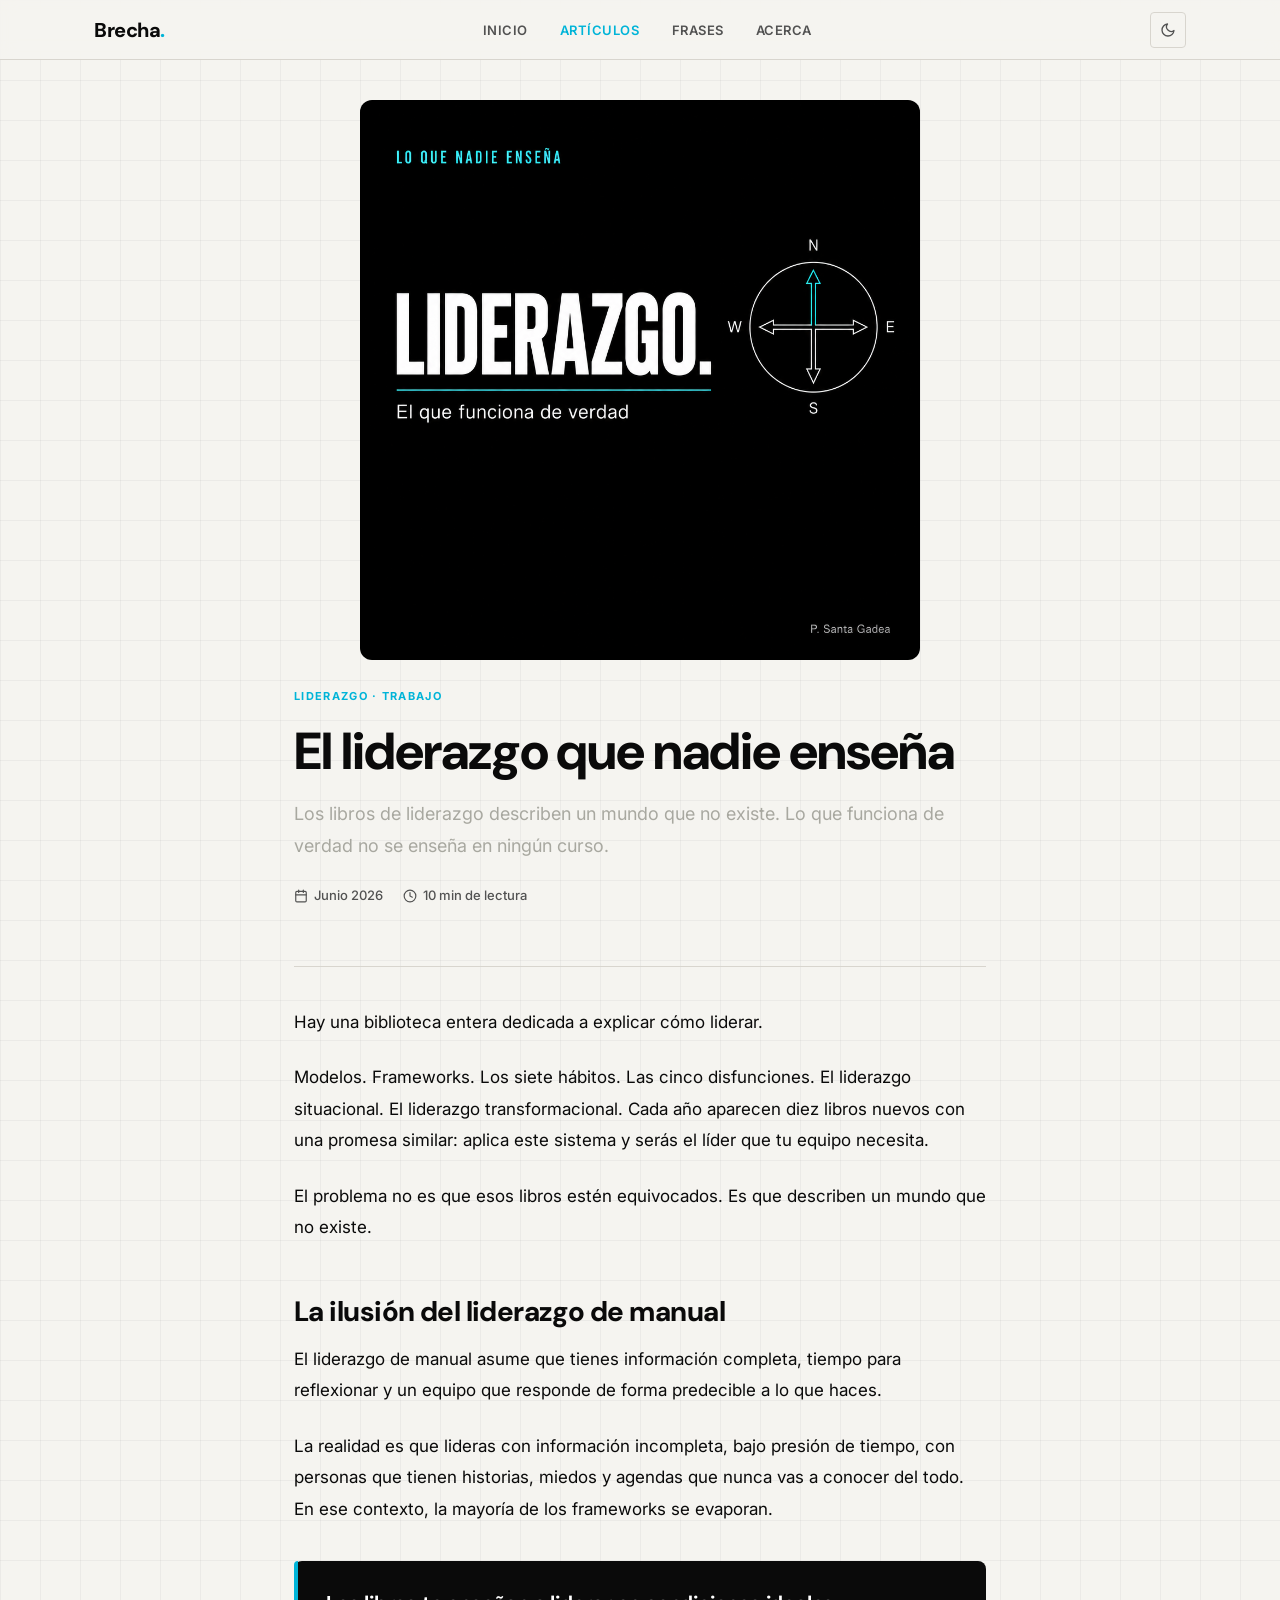
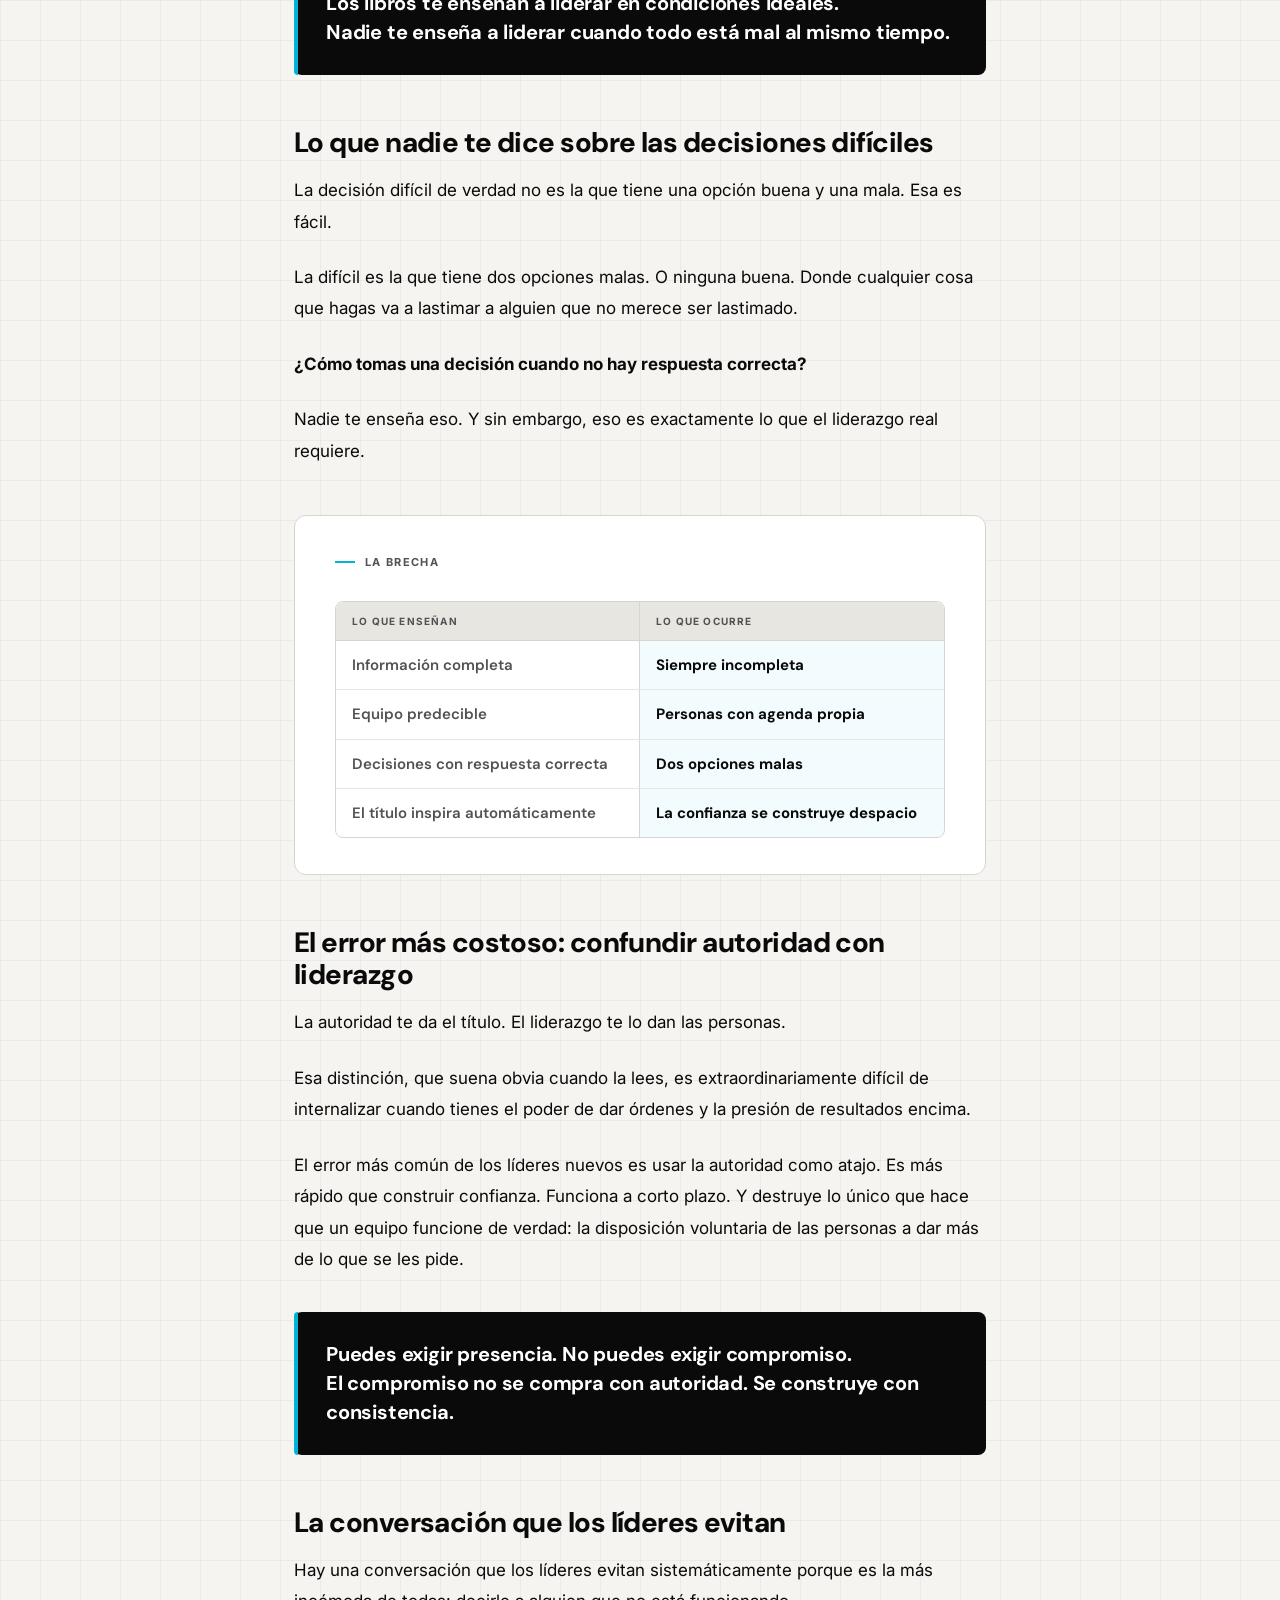
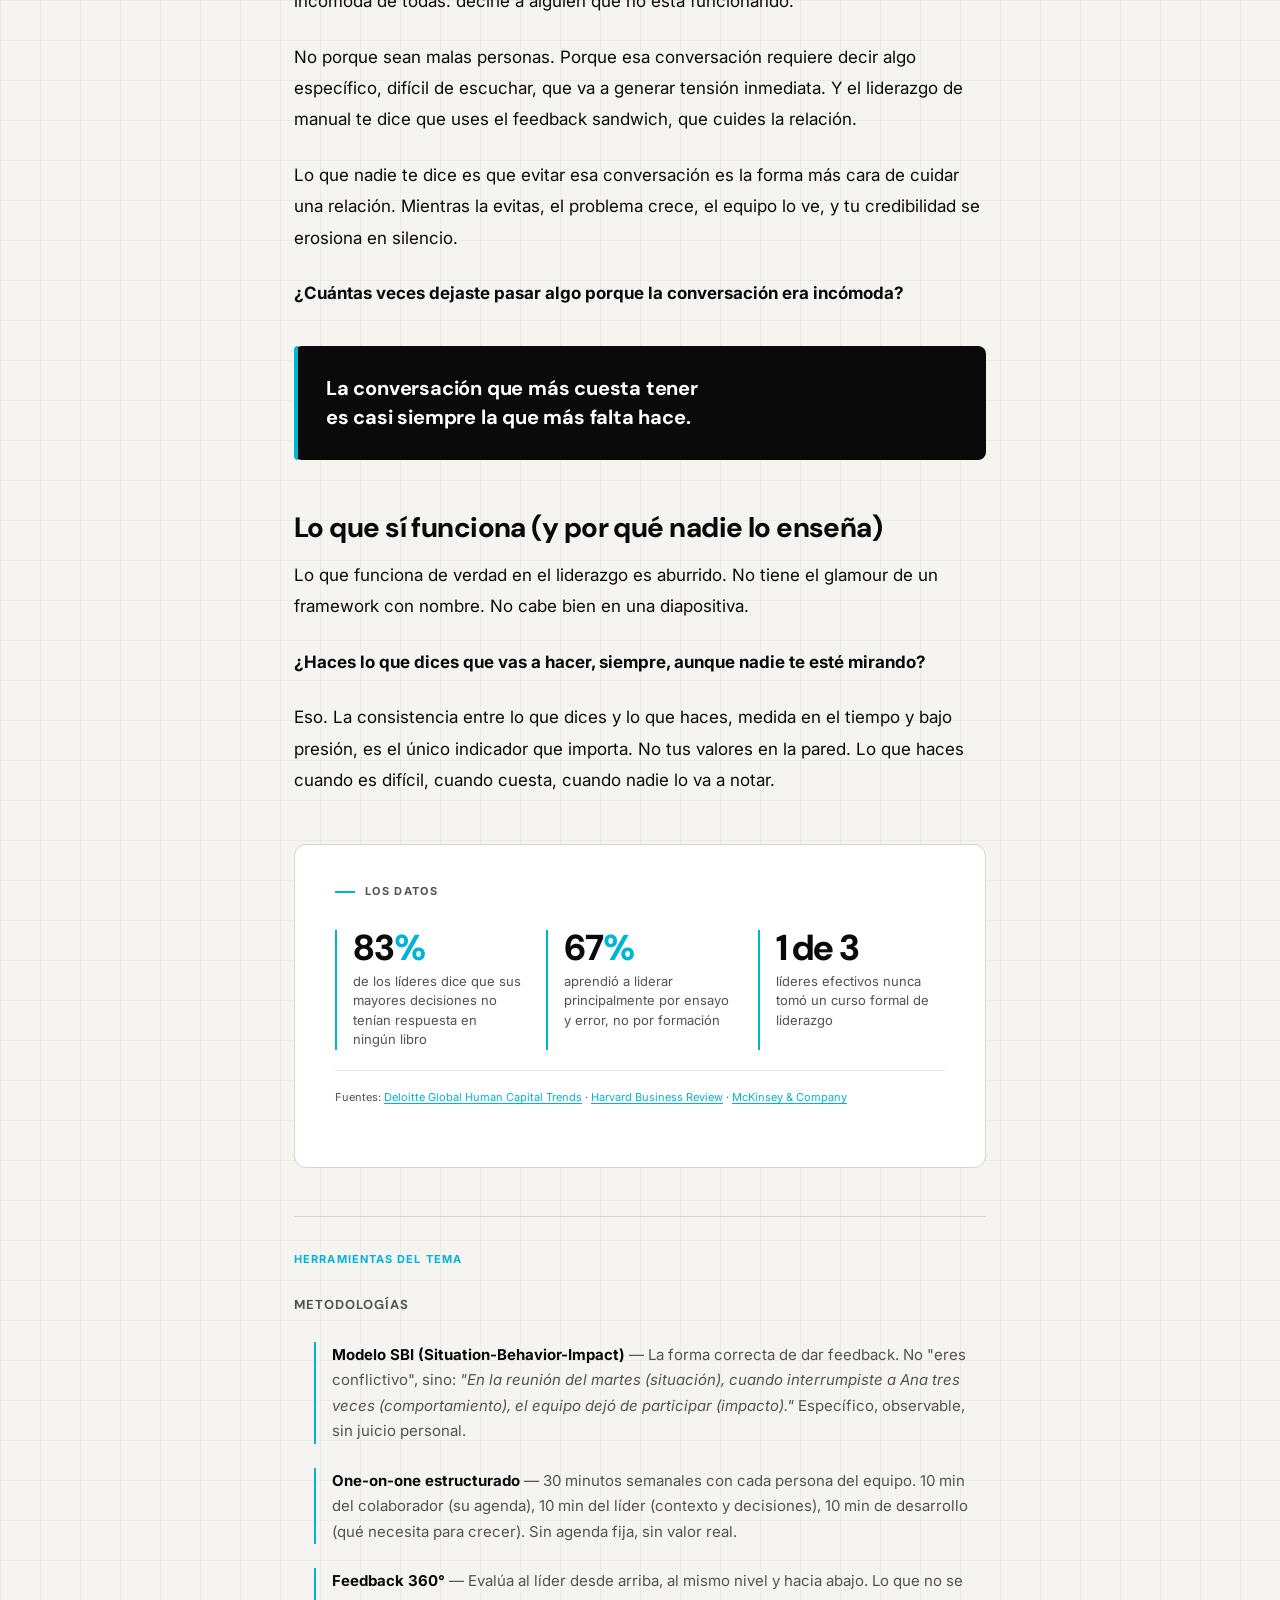
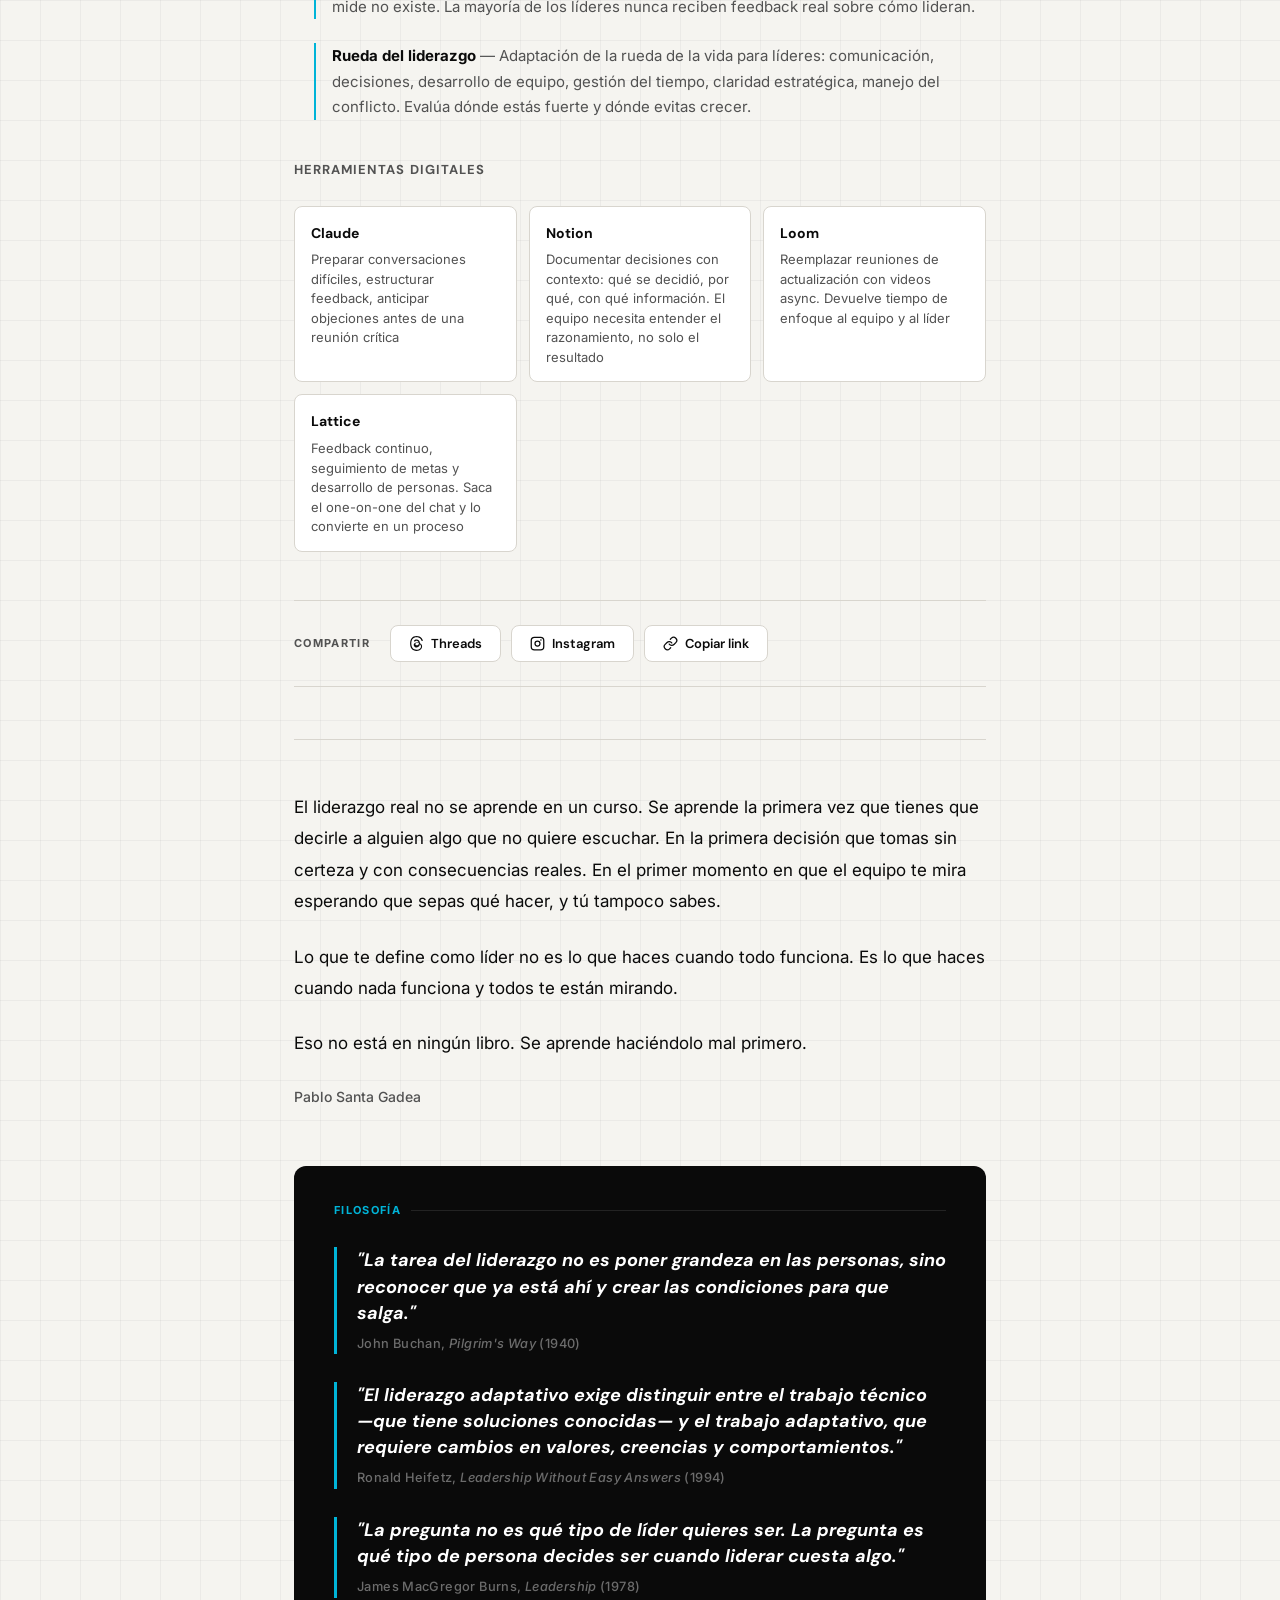
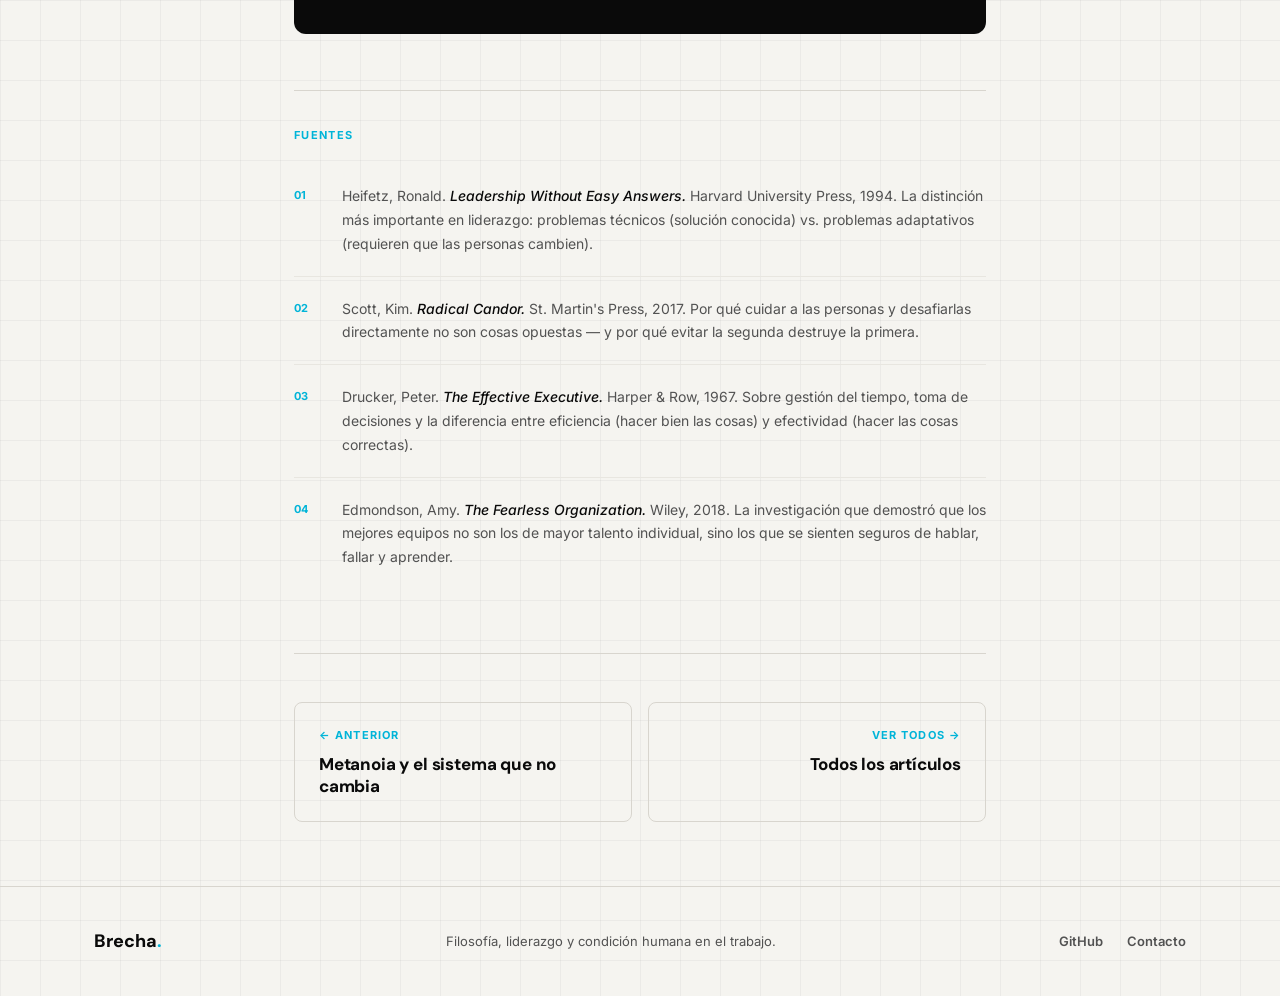
<file: posts/el-liderazgo-que-nadie-ensena.html>
﻿<!DOCTYPE html>
<html lang="es">
<head>
  <meta charset="UTF-8" />
  <meta name="viewport" content="width=device-width, initial-scale=1.0" />
  <title>El liderazgo que nadie enseña — Brecha</title>
  <meta name="description" content="Los libros de liderazgo describen un mundo que no existe. Lo que funciona de verdad no se enseña en ningún curso." />
  <!-- Open Graph -->
  <meta property="og:type" content="article" />
  <meta property="og:site_name" content="Brecha" />
  <meta property="og:url" content="https://thinking.zcod3.com/posts/el-liderazgo-que-nadie-ensena.html" />
  <meta property="og:title" content="El liderazgo que nadie enseña" />
  <meta property="og:description" content="Los libros de liderazgo describen un mundo que no existe. Lo que funciona de verdad no se enseña en ningún curso." />
  <meta property="og:image" content="https://thinking.zcod3.com/image/el-liderazgo-que-nadie-ensena.png" />
  <meta property="og:image:width" content="1024" />
  <meta property="og:image:height" content="1024" />
  <meta property="og:image:alt" content="El liderazgo que nadie enseña" />
  <meta name="twitter:card" content="summary_large_image" />
  <meta name="twitter:title" content="El liderazgo que nadie enseña" />
  <meta name="twitter:description" content="Los libros de liderazgo describen un mundo que no existe. Lo que funciona de verdad no se enseña en ningún curso." />
  <meta name="twitter:image" content="https://thinking.zcod3.com/image/el-liderazgo-que-nadie-ensena.png" />
  <link rel="preconnect" href="https://fonts.googleapis.com" />
  <link rel="preconnect" href="https://fonts.gstatic.com" crossorigin />
  <link href="https://fonts.googleapis.com/css2?family=DM+Sans:ital,opsz,wght@0,9..40,400;0,9..40,500;0,9..40,700;0,9..40,800;1,9..40,400&family=Inter:wght@300;400;500;600&display=swap" rel="stylesheet" />
  <link rel="stylesheet" href="../assets/css/style.css" />
  <script>(function(){var t=localStorage.getItem('brecha-theme');if(t)document.documentElement.setAttribute('data-theme',t);})();</script>
</head>
<body>

  <header class="site-header">
    <div class="container">
      <nav class="nav">
        <a href="../index.html" class="nav__logo">Brecha<span>.</span></a>
        <ul class="nav__links">
          <li><a href="../index.html">Inicio</a></li>
          <li><a href="../index.html#articulos" class="active">Artículos</a></li>
          <li><a href="../frases-fuertes.html">Frases</a></li>
          <li><a href="../index.html#acerca">Acerca</a></li>
        </ul>                <button class="nav__hamburger" id="nav-hamburger" aria-label="Men&#250;" aria-expanded="false">
          <svg class="icon-burger" width="18" height="18" viewBox="0 0 24 24" fill="none" stroke="currentColor" stroke-width="2.5" stroke-linecap="round"><line x1="3" y1="6" x2="21" y2="6"/><line x1="3" y1="12" x2="21" y2="12"/><line x1="3" y1="18" x2="21" y2="18"/></svg>
          <svg class="icon-close" width="18" height="18" viewBox="0 0 24 24" fill="none" stroke="currentColor" stroke-width="2.5" stroke-linecap="round"><line x1="18" y1="6" x2="6" y2="18"/><line x1="6" y1="6" x2="18" y2="18"/></svg>
        </button>        <button class="theme-toggle" id="theme-toggle" aria-label="Cambiar tema">
          <svg class="icon-moon" width="16" height="16" viewBox="0 0 24 24" fill="none" stroke="currentColor" stroke-width="2" stroke-linecap="round" stroke-linejoin="round"><path d="M21 12.79A9 9 0 1 1 11.21 3 7 7 0 0 0 21 12.79z"/></svg>
          <svg class="icon-sun" width="16" height="16" viewBox="0 0 24 24" fill="none" stroke="currentColor" stroke-width="2" stroke-linecap="round" stroke-linejoin="round"><circle cx="12" cy="12" r="5"/><line x1="12" y1="1" x2="12" y2="3"/><line x1="12" y1="21" x2="12" y2="23"/><line x1="4.22" y1="4.22" x2="5.64" y2="5.64"/><line x1="18.36" y1="18.36" x2="19.78" y2="19.78"/><line x1="1" y1="12" x2="3" y2="12"/><line x1="21" y1="12" x2="23" y2="12"/><line x1="4.22" y1="19.78" x2="5.64" y2="18.36"/><line x1="18.36" y1="5.64" x2="19.78" y2="4.22"/></svg>
        </button>
      </nav>
    </div>
  </header>

  <main>
    <div class="container container--narrow">
      <header class="post-header">
        <div class="post-header__cover">
          <img src="../image/el-liderazgo-que-nadie-ensena.png" alt="El liderazgo que nadie enseña" />
        </div>
        <span class="post-header__tag">Liderazgo · Trabajo</span>
        <h1 class="post-header__title">El liderazgo que nadie enseña</h1>
        <p class="post-header__subtitle">
          Los libros de liderazgo describen un mundo que no existe.
          Lo que funciona de verdad no se enseña en ningún curso.
        </p>
        <div class="post-header__meta">
          <span class="post-header__meta-item">
            <svg xmlns="http://www.w3.org/2000/svg" width="14" height="14" viewBox="0 0 24 24" fill="none" stroke="currentColor" stroke-width="2" stroke-linecap="round" stroke-linejoin="round"><rect x="3" y="4" width="18" height="18" rx="2" ry="2"/><line x1="16" y1="2" x2="16" y2="6"/><line x1="8" y1="2" x2="8" y2="6"/><line x1="3" y1="10" x2="21" y2="10"/></svg>
            Junio 2026
          </span>
          <span class="post-header__meta-item">
            <svg xmlns="http://www.w3.org/2000/svg" width="14" height="14" viewBox="0 0 24 24" fill="none" stroke="currentColor" stroke-width="2" stroke-linecap="round" stroke-linejoin="round"><circle cx="12" cy="12" r="10"/><polyline points="12 6 12 12 16 14"/></svg>
            10 min de lectura
          </span>
        </div>
      </header>
    </div>

    <div class="container container--narrow">
      <article class="post-body">

        <p>Hay una biblioteca entera dedicada a explicar cómo liderar.</p>

        <p>Modelos. Frameworks. Los siete hábitos. Las cinco disfunciones. El liderazgo situacional. El liderazgo transformacional. Cada año aparecen diez libros nuevos con una promesa similar: aplica este sistema y serás el líder que tu equipo necesita.</p>

        <p>El problema no es que esos libros estén equivocados. Es que describen un mundo que no existe.</p>

        <h2>La ilusión del liderazgo de manual</h2>

        <p>El liderazgo de manual asume que tienes información completa, tiempo para reflexionar y un equipo que responde de forma predecible a lo que haces.</p>

        <p>La realidad es que lideras con información incompleta, bajo presión de tiempo, con personas que tienen historias, miedos y agendas que nunca vas a conocer del todo. En ese contexto, la mayoría de los frameworks se evaporan.</p>

        <blockquote>Los libros te enseñan a liderar en condiciones ideales.<br/>Nadie te enseña a liderar cuando todo está mal al mismo tiempo.</blockquote>

        <h2>Lo que nadie te dice sobre las decisiones difíciles</h2>

        <p>La decisión difícil de verdad no es la que tiene una opción buena y una mala. Esa es fácil.</p>

        <p>La difícil es la que tiene dos opciones malas. O ninguna buena. Donde cualquier cosa que hagas va a lastimar a alguien que no merece ser lastimado.</p>

        <p><strong>¿Cómo tomas una decisión cuando no hay respuesta correcta?</strong></p>

        <p>Nadie te enseña eso. Y sin embargo, eso es exactamente lo que el liderazgo real requiere.</p>

        <div class="post-infographic">
          <span class="post-infographic__label">La brecha</span>
          <div class="infographic-compare">
            <div class="infographic-compare__header">
              <span>Lo que enseñan</span>
              <span>Lo que ocurre</span>
            </div>
            <div class="infographic-compare__row">
              <span>Información completa</span>
              <span>Siempre incompleta</span>
            </div>
            <div class="infographic-compare__row">
              <span>Equipo predecible</span>
              <span>Personas con agenda propia</span>
            </div>
            <div class="infographic-compare__row">
              <span>Decisiones con respuesta correcta</span>
              <span>Dos opciones malas</span>
            </div>
            <div class="infographic-compare__row">
              <span>El título inspira automáticamente</span>
              <span>La confianza se construye despacio</span>
            </div>
          </div>
        </div>

        <h2>El error más costoso: confundir autoridad con liderazgo</h2>

        <p>La autoridad te da el título. El liderazgo te lo dan las personas.</p>

        <p>Esa distinción, que suena obvia cuando la lees, es extraordinariamente difícil de internalizar cuando tienes el poder de dar órdenes y la presión de resultados encima.</p>

        <p>El error más común de los líderes nuevos es usar la autoridad como atajo. Es más rápido que construir confianza. Funciona a corto plazo. Y destruye lo único que hace que un equipo funcione de verdad: la disposición voluntaria de las personas a dar más de lo que se les pide.</p>

        <blockquote>Puedes exigir presencia. No puedes exigir compromiso.<br/>El compromiso no se compra con autoridad. Se construye con consistencia.</blockquote>

        <h2>La conversación que los líderes evitan</h2>

        <p>Hay una conversación que los líderes evitan sistemáticamente porque es la más incómoda de todas: decirle a alguien que no está funcionando.</p>

        <p>No porque sean malas personas. Porque esa conversación requiere decir algo específico, difícil de escuchar, que va a generar tensión inmediata. Y el liderazgo de manual te dice que uses el feedback sandwich, que cuides la relación.</p>

        <p>Lo que nadie te dice es que evitar esa conversación es la forma más cara de cuidar una relación. Mientras la evitas, el problema crece, el equipo lo ve, y tu credibilidad se erosiona en silencio.</p>

        <p><strong>¿Cuántas veces dejaste pasar algo porque la conversación era incómoda?</strong></p>

        <blockquote>La conversación que más cuesta tener<br/>es casi siempre la que más falta hace.</blockquote>

        <h2>Lo que sí funciona (y por qué nadie lo enseña)</h2>

        <p>Lo que funciona de verdad en el liderazgo es aburrido. No tiene el glamour de un framework con nombre. No cabe bien en una diapositiva.</p>

        <p><strong>¿Haces lo que dices que vas a hacer, siempre, aunque nadie te esté mirando?</strong></p>

        <p>Eso. La consistencia entre lo que dices y lo que haces, medida en el tiempo y bajo presión, es el único indicador que importa. No tus valores en la pared. Lo que haces cuando es difícil, cuando cuesta, cuando nadie lo va a notar.</p>

        <div class="post-data">
          <span class="post-data__label">Los datos</span>
          <div class="post-data__grid">
            <div class="post-data__item">
              <div class="post-data__number">83<span>%</span></div>
              <div class="post-data__desc">de los líderes dice que sus mayores decisiones no tenían respuesta en ningún libro</div>
            </div>
            <div class="post-data__item">
              <div class="post-data__number">67<span>%</span></div>
              <div class="post-data__desc">aprendió a liderar principalmente por ensayo y error, no por formación</div>
            </div>
            <div class="post-data__item">
              <div class="post-data__number">1 de 3</div>
              <div class="post-data__desc">líderes efectivos nunca tomó un curso formal de liderazgo</div>
            </div>
          </div>
          <p class="post-data__source">Fuentes: <a href="https://www2.deloitte.com/us/en/insights/topics/leadership/leadership-development-challenges.html" target="_blank" rel="noopener">Deloitte Global Human Capital Trends</a> · <a href="https://hbr.org/2016/04/how-managers-become-leaders" target="_blank" rel="noopener">Harvard Business Review</a> · <a href="https://www.mckinsey.com/capabilities/people-and-organizational-performance/our-insights/why-leadership-development-programs-fail" target="_blank" rel="noopener">McKinsey & Company</a></p>
        </div>

        <div class="post-tools">
          <span class="post-tools__label">Herramientas del tema</span>

          <div class="post-tools__group">
            <p class="post-tools__group-title">Metodologías</p>
            <ul class="post-tools__list">
              <li class="post-tools__item">
                <strong>Modelo SBI (Situation-Behavior-Impact)</strong> — La forma correcta de dar feedback. No "eres conflictivo", sino: <em>"En la reunión del martes (situación), cuando interrumpiste a Ana tres veces (comportamiento), el equipo dejó de participar (impacto)."</em> Específico, observable, sin juicio personal.
              </li>
              <li class="post-tools__item">
                <strong>One-on-one estructurado</strong> — 30 minutos semanales con cada persona del equipo. 10 min del colaborador (su agenda), 10 min del líder (contexto y decisiones), 10 min de desarrollo (qué necesita para crecer). Sin agenda fija, sin valor real.
              </li>
              <li class="post-tools__item">
                <strong>Feedback 360°</strong> — Evalúa al líder desde arriba, al mismo nivel y hacia abajo. Lo que no se mide no existe. La mayoría de los líderes nunca reciben feedback real sobre cómo lideran.
              </li>
              <li class="post-tools__item">
                <strong>Rueda del liderazgo</strong> — Adaptación de la rueda de la vida para líderes: comunicación, decisiones, desarrollo de equipo, gestión del tiempo, claridad estratégica, manejo del conflicto. Evalúa dónde estás fuerte y dónde evitas crecer.
              </li>
            </ul>
          </div>

          <div class="post-tools__group">
            <p class="post-tools__group-title">Herramientas digitales</p>
            <div class="post-tools__grid">
              <div class="post-tools__tool">
                <span class="post-tools__tool-name">Claude</span>
                <span class="post-tools__tool-use">Preparar conversaciones difíciles, estructurar feedback, anticipar objeciones antes de una reunión crítica</span>
              </div>
              <div class="post-tools__tool">
                <span class="post-tools__tool-name">Notion</span>
                <span class="post-tools__tool-use">Documentar decisiones con contexto: qué se decidió, por qué, con qué información. El equipo necesita entender el razonamiento, no solo el resultado</span>
              </div>
              <div class="post-tools__tool">
                <span class="post-tools__tool-name">Loom</span>
                <span class="post-tools__tool-use">Reemplazar reuniones de actualización con videos async. Devuelve tiempo de enfoque al equipo y al líder</span>
              </div>
              <div class="post-tools__tool">
                <span class="post-tools__tool-name">Lattice</span>
                <span class="post-tools__tool-use">Feedback continuo, seguimiento de metas y desarrollo de personas. Saca el one-on-one del chat y lo convierte en un proceso</span>
              </div>
            </div>
          </div>
        </div>

        <div class="post-share">
          <span class="post-share__label">Compartir</span>
          <div class="post-share__buttons">
            <button class="share-btn" onclick="shareThreads()">
              <svg width="15" height="15" viewBox="0 0 192 192" fill="currentColor" xmlns="http://www.w3.org/2000/svg"><path d="M141.537 88.988a66.667 66.667 0 0 0-2.518-1.143c-1.482-27.307-16.403-42.94-41.457-43.1h-.34c-14.986 0-27.449 6.396-35.12 18.036l13.779 9.452c5.73-8.695 14.724-10.548 21.348-10.548h.232c8.25.053 14.474 2.452 18.502 7.129 2.932 3.405 4.893 8.11 5.864 14.05-7.314-1.243-15.224-1.626-23.68-1.14-23.82 1.371-39.134 15.264-38.105 34.568.522 9.792 5.4 18.216 13.735 23.719 7.047 4.652 16.124 6.927 25.557 6.412 12.458-.683 22.231-5.436 29.049-14.127 5.178-6.6 8.453-15.153 9.899-25.93 5.937 3.583 10.337 8.298 12.767 13.966 4.132 9.635 4.373 25.468-8.546 38.376-11.319 11.308-24.925 16.2-45.488 16.35-22.809-.169-40.06-7.484-51.275-21.741C35.236 139.966 29.808 120.682 29.605 96c.203-24.682 5.63-43.966 16.133-57.337C57.054 24.424 74.305 17.109 97.113 16.94c22.96.17 40.56 7.528 52.303 21.877 5.765 7.014 10.113 15.88 12.96 26.3l16.44-4.377c-3.403-12.755-8.812-23.685-16.18-32.556C147.04 10.646 125.345 1.216 97.17 1h-.239C69.01 1.216 47.596 10.693 33.56 28.27 20.979 44.099 14.487 66.65 14.25 95.999v.002c.237 29.35 6.73 51.9 19.31 67.73C47.596 181.307 69.01 190.784 96.93 191h.239c24.01-.176 40.987-6.447 54.832-20.28 18.268-18.25 17.895-41.006 11.804-55.04-4.428-10.323-12.886-18.754-23.268-23.692zm-38.33 29.693c-10.42.587-21.23-4.09-21.765-14.086-.4-7.526 5.34-15.913 22.718-16.932 1.987-.114 3.94-.17 5.864-.17 6.207 0 12.023.606 17.27 1.768-1.967 24.502-13.033 28.74-24.086 29.42z"/></svg>
              Threads
            </button>
            <button class="share-btn" onclick="shareInstagram()">
              <svg width="15" height="15" viewBox="0 0 24 24" fill="none" stroke="currentColor" stroke-width="2" stroke-linecap="round" stroke-linejoin="round"><rect x="2" y="2" width="20" height="20" rx="5" ry="5"/><circle cx="12" cy="12" r="4"/><circle cx="17.5" cy="6.5" r="1.2" fill="currentColor" stroke="none"/></svg>
              Instagram
            </button>
            <button class="share-btn" onclick="copyLink()">
              <svg width="15" height="15" viewBox="0 0 24 24" fill="none" stroke="currentColor" stroke-width="2" stroke-linecap="round" stroke-linejoin="round"><path d="M10 13a5 5 0 0 0 7.54.54l3-3a5 5 0 0 0-7.07-7.07l-1.72 1.71"/><path d="M14 11a5 5 0 0 0-7.54-.54l-3 3a5 5 0 0 0 7.07 7.07l1.71-1.71"/></svg>
              Copiar link
            </button>
          </div>
        </div>

        <hr/>

        <p>El liderazgo real no se aprende en un curso. Se aprende la primera vez que tienes que decirle a alguien algo que no quiere escuchar. En la primera decisión que tomas sin certeza y con consecuencias reales. En el primer momento en que el equipo te mira esperando que sepas qué hacer, y tú tampoco sabes.</p>

        <p>Lo que te define como líder no es lo que haces cuando todo funciona. Es lo que haces cuando nada funciona y todos te están mirando.</p>

        <p>Eso no está en ningún libro. Se aprende haciéndolo mal primero.</p>

        <p class="post-signature">Pablo Santa Gadea</p>

      </article>

      <div class="post-philosophy">
        <span class="post-philosophy__label">Filosofía</span>
        <div class="post-philosophy__item">
          <p class="post-philosophy__quote">"La tarea del liderazgo no es poner grandeza en las personas, sino reconocer que ya está ahí y crear las condiciones para que salga."</p>
          <p class="post-philosophy__author">John Buchan, <em>Pilgrim's Way</em> (1940)</p>
        </div>
        <div class="post-philosophy__item">
          <p class="post-philosophy__quote">"El liderazgo adaptativo exige distinguir entre el trabajo técnico —que tiene soluciones conocidas— y el trabajo adaptativo, que requiere cambios en valores, creencias y comportamientos."</p>
          <p class="post-philosophy__author">Ronald Heifetz, <em>Leadership Without Easy Answers</em> (1994)</p>
        </div>
        <div class="post-philosophy__item">
          <p class="post-philosophy__quote">"La pregunta no es qué tipo de líder quieres ser. La pregunta es qué tipo de persona decides ser cuando liderar cuesta algo."</p>
          <p class="post-philosophy__author">James MacGregor Burns, <em>Leadership</em> (1978)</p>
        </div>
      </div>

      <div class="post-sources">
        <span class="post-sources__label">Fuentes</span>
        <ul class="post-sources__list">
          <li class="post-sources__item">
            <span class="post-sources__num">01</span>
            <span>Heifetz, Ronald. <a href="https://www.hup.harvard.edu/books/9780674518582" target="_blank" rel="noopener"><em>Leadership Without Easy Answers.</em></a> Harvard University Press, 1994. La distinción más importante en liderazgo: problemas técnicos (solución conocida) vs. problemas adaptativos (requieren que las personas cambien).</span>
          </li>
          <li class="post-sources__item">
            <span class="post-sources__num">02</span>
            <span>Scott, Kim. <a href="https://www.radicalcandor.com/" target="_blank" rel="noopener"><em>Radical Candor.</em></a> St. Martin's Press, 2017. Por qué cuidar a las personas y desafiarlas directamente no son cosas opuestas — y por qué evitar la segunda destruye la primera.</span>
          </li>
          <li class="post-sources__item">
            <span class="post-sources__num">03</span>
            <span>Drucker, Peter. <a href="https://www.harpercollins.com/products/the-effective-executive-peter-f-drucker" target="_blank" rel="noopener"><em>The Effective Executive.</em></a> Harper & Row, 1967. Sobre gestión del tiempo, toma de decisiones y la diferencia entre eficiencia (hacer bien las cosas) y efectividad (hacer las cosas correctas).</span>
          </li>
          <li class="post-sources__item">
            <span class="post-sources__num">04</span>
            <span>Edmondson, Amy. <a href="https://fearlessorganization.com/" target="_blank" rel="noopener"><em>The Fearless Organization.</em></a> Wiley, 2018. La investigación que demostró que los mejores equipos no son los de mayor talento individual, sino los que se sienten seguros de hablar, fallar y aprender.</span>
          </li>
        </ul>
      </div>

      <nav class="post-nav" aria-label="Navegación entre artículos">
        <a class="post-nav__item" href="metanoia-y-el-sistema.html">
          <p class="post-nav__label">← Anterior</p>
          <p class="post-nav__title">Metanoia y el sistema que no cambia</p>
        </a>
        <a class="post-nav__item post-nav__item--next" href="../index.html">
          <p class="post-nav__label">Ver todos →</p>
          <p class="post-nav__title">Todos los artículos</p>
        </a>
      </nav>

    </div>
  </main>

  <footer class="site-footer" style="margin-top: 64px;">
    <div class="container">
      <div class="footer-inner">
        <div class="footer__logo">Brecha<span>.</span></div>
        <p class="footer__copy">Filosofía, liderazgo y condición humana en el trabajo.</p>
        <ul class="footer__links">
          <li><a href="https://github.com/PSG-ONE/blog" target="_blank" rel="noopener">GitHub</a></li>
          <li><a href="mailto:pablo.santagadea@zcod3.com">Contacto</a></li>
        </ul>
      </div>
    </div>
  </footer>

  <script src="../assets/js/main.js"></script>
</body>
</html>
</file>
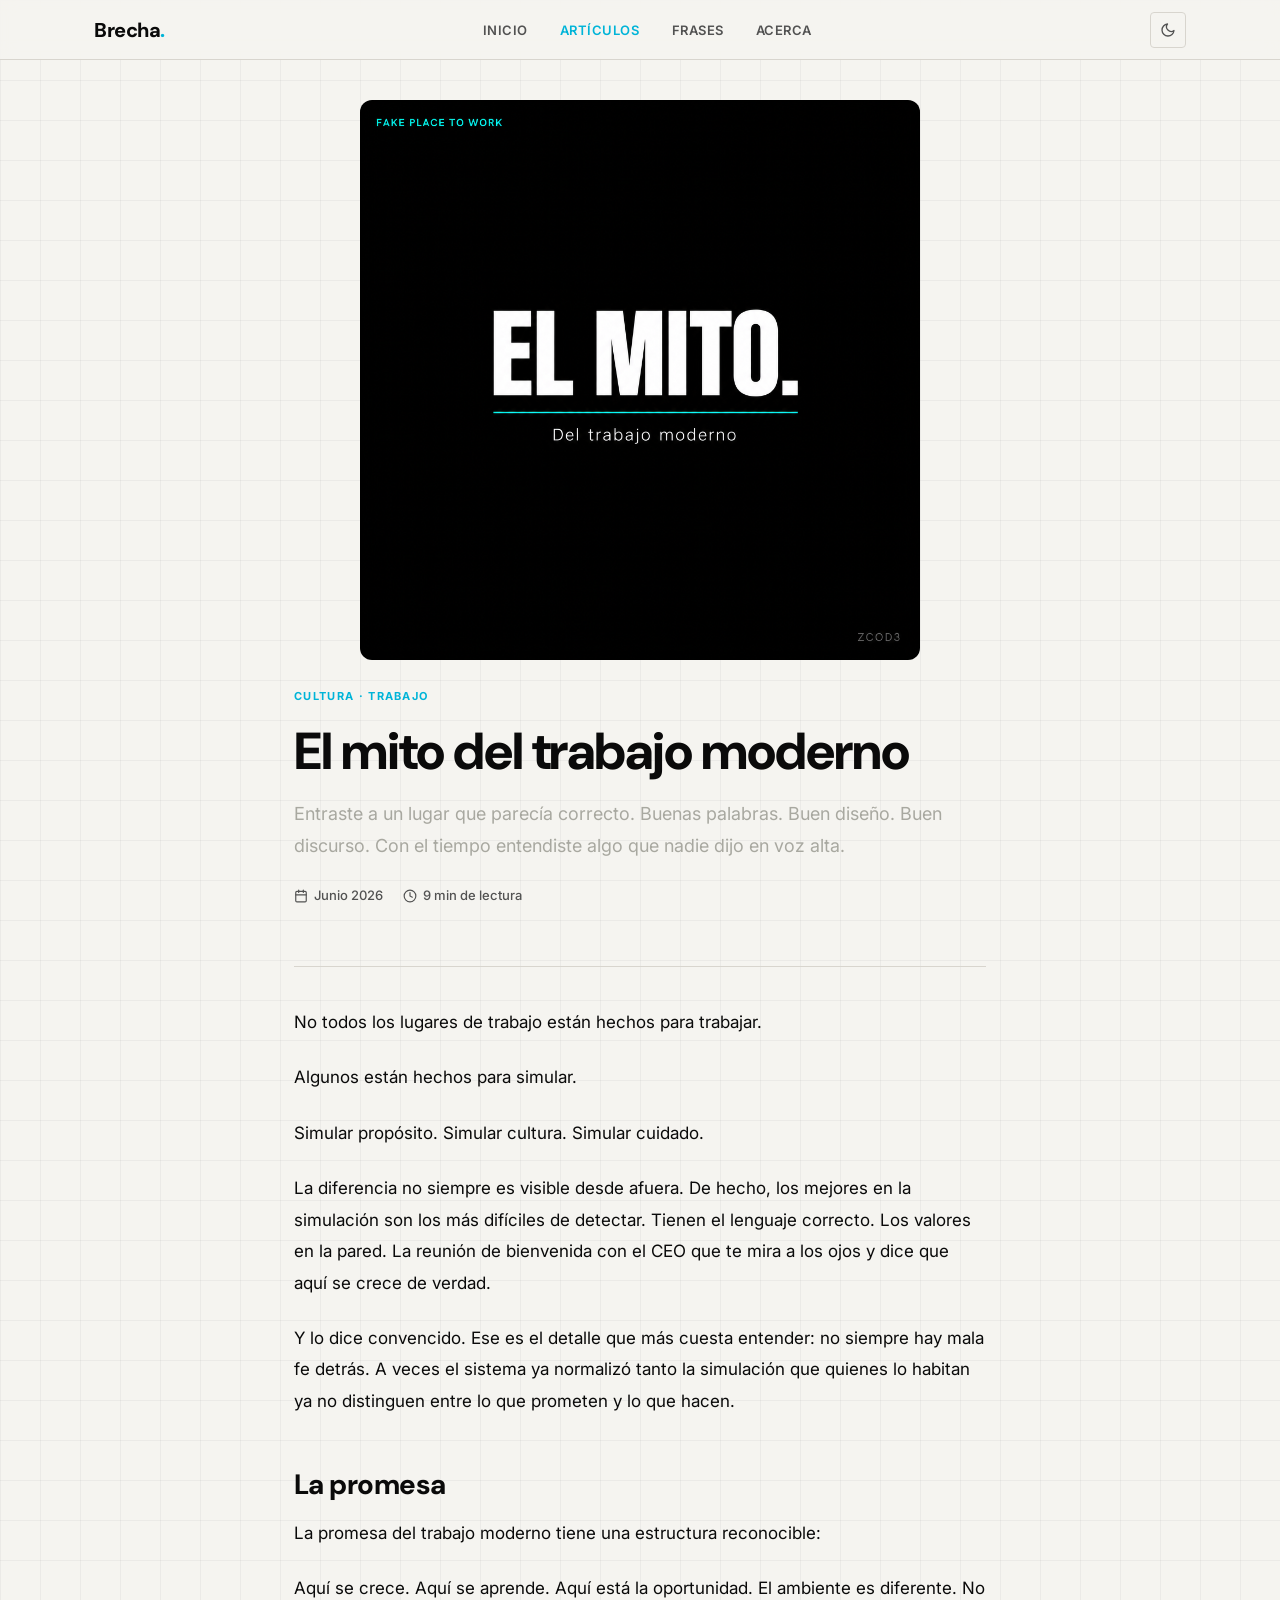
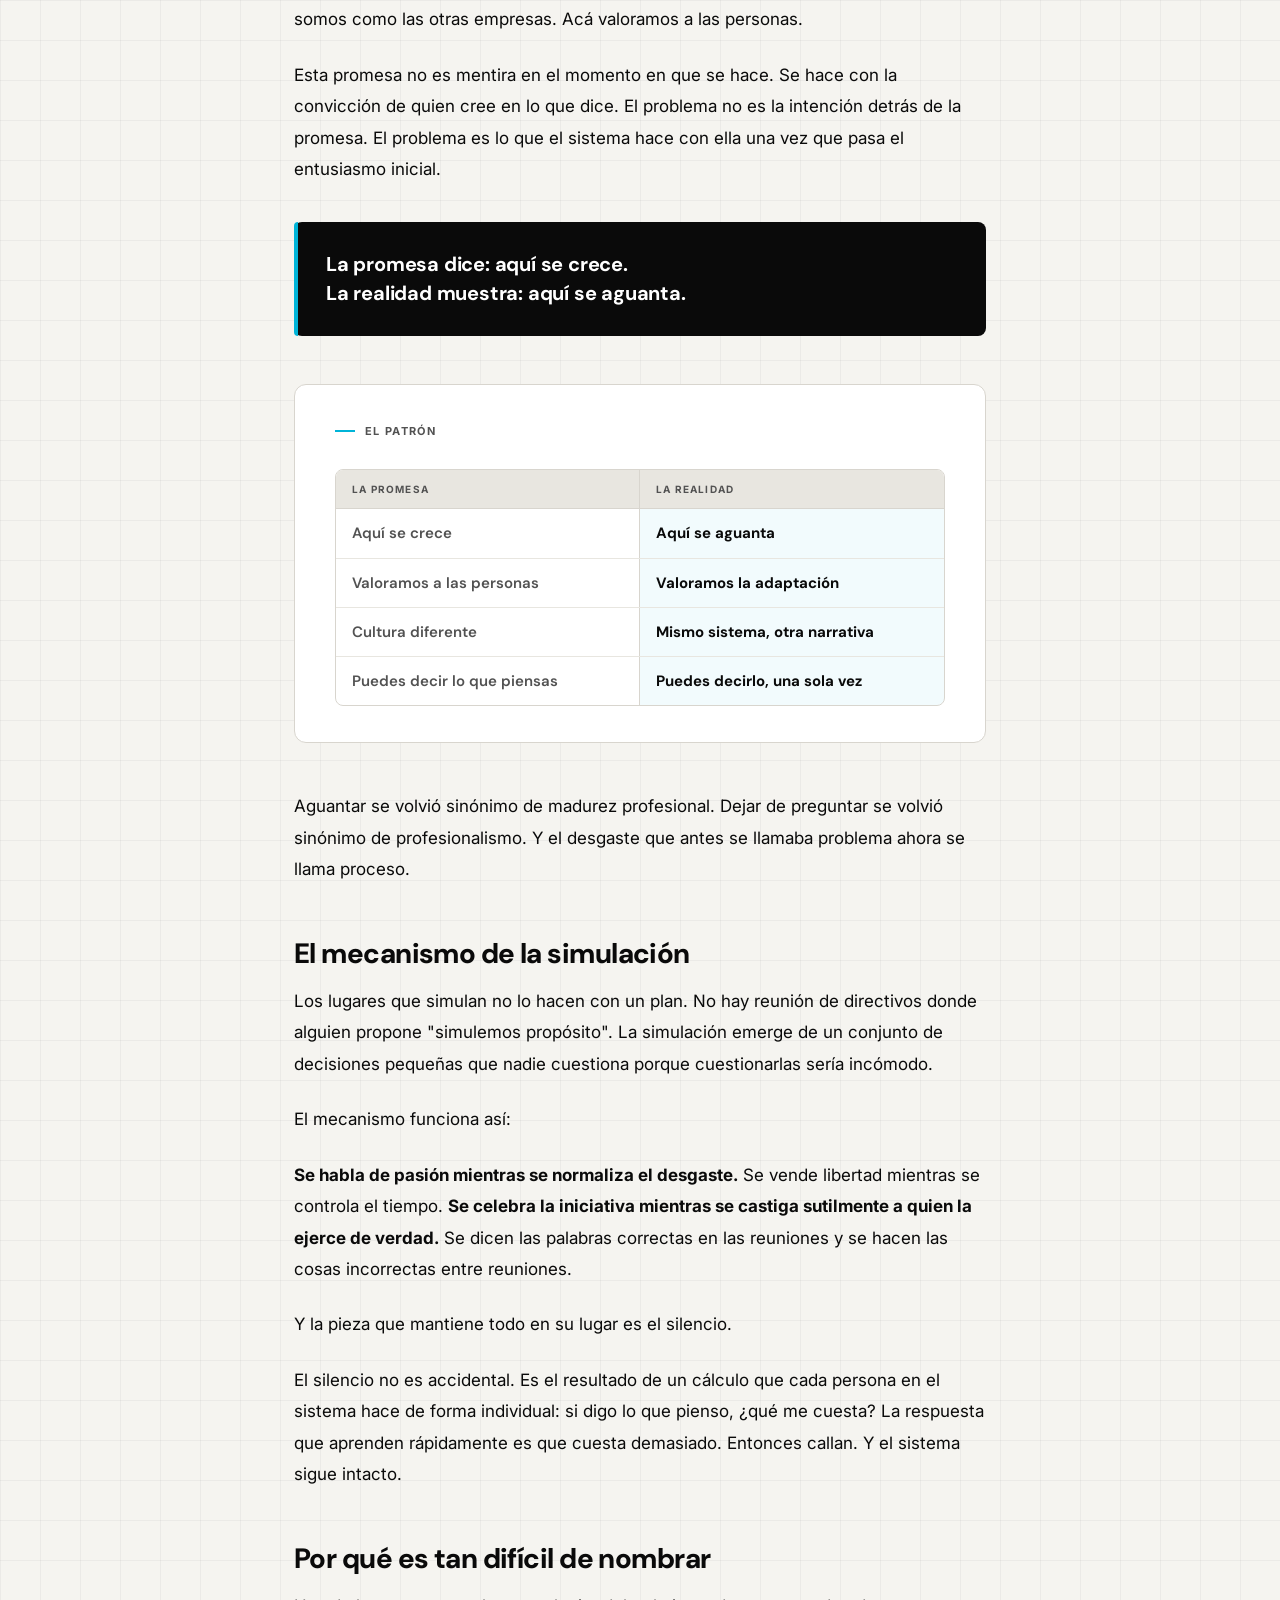
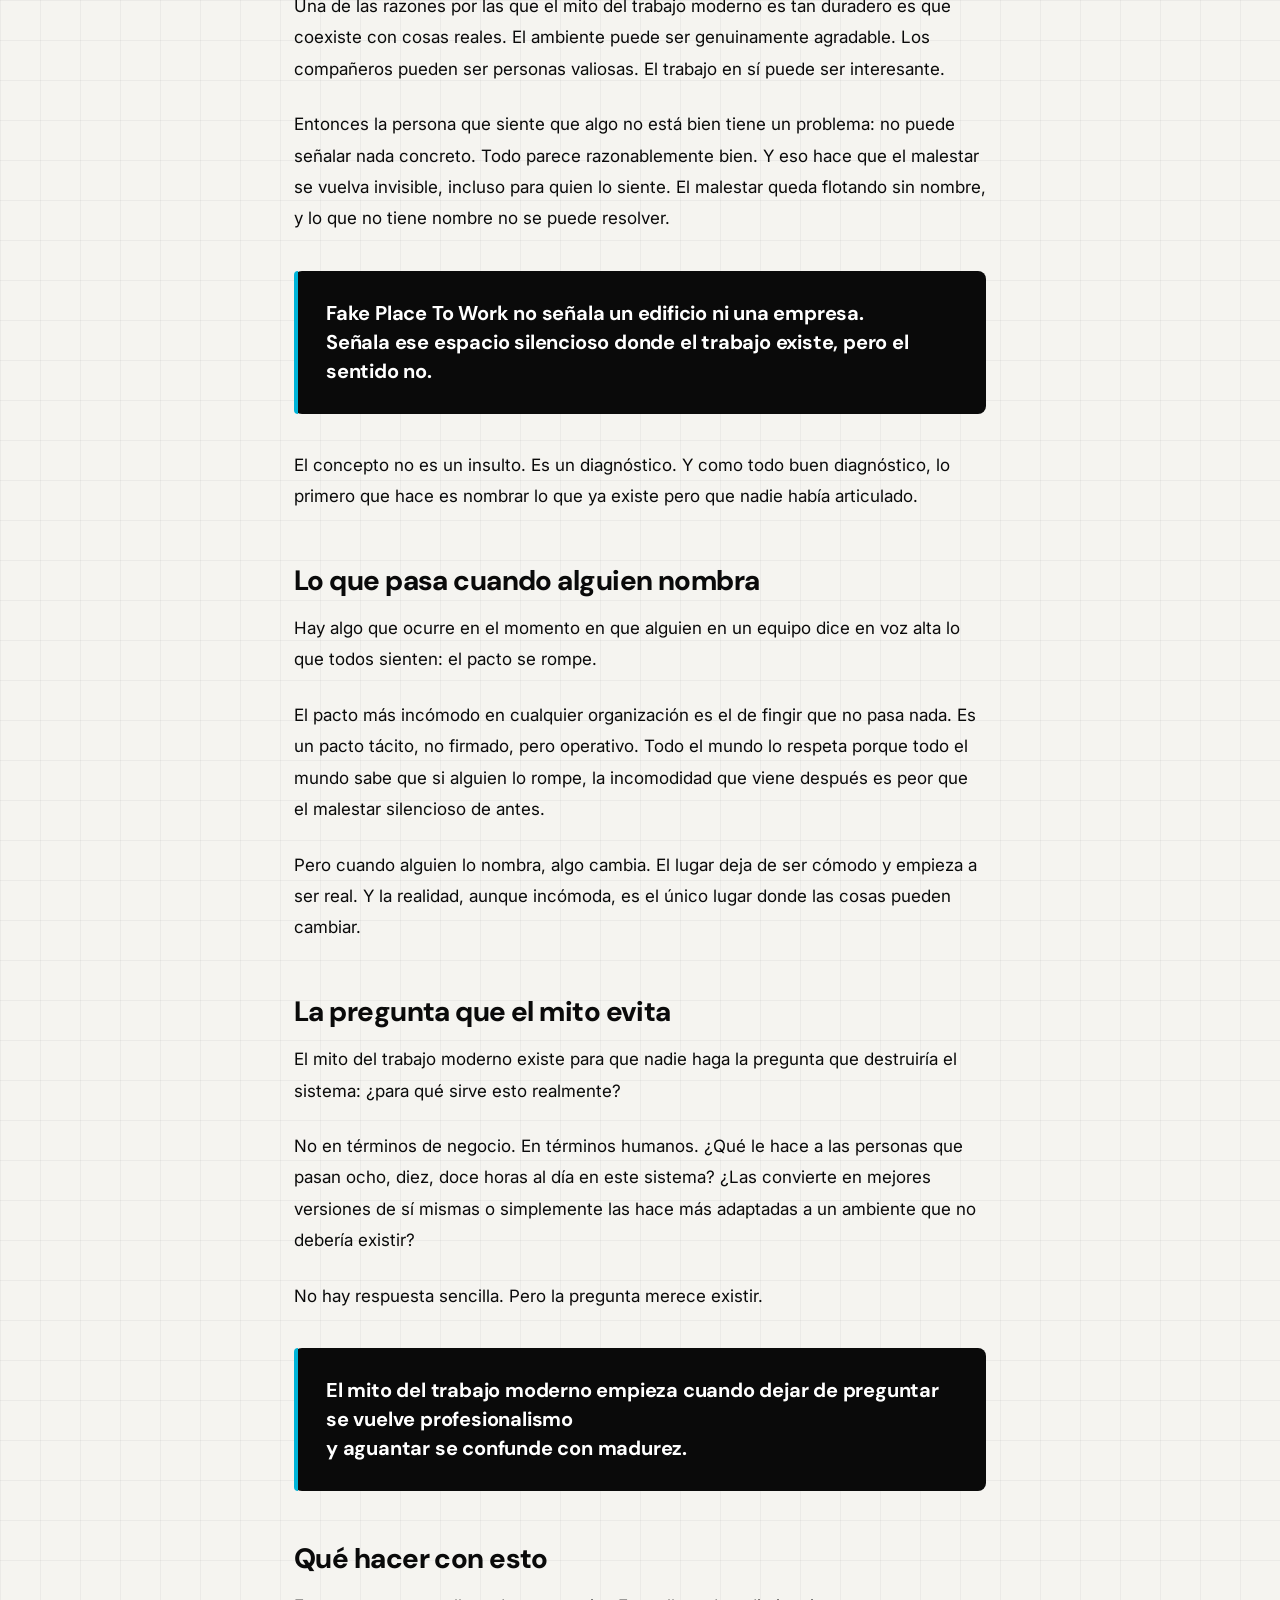
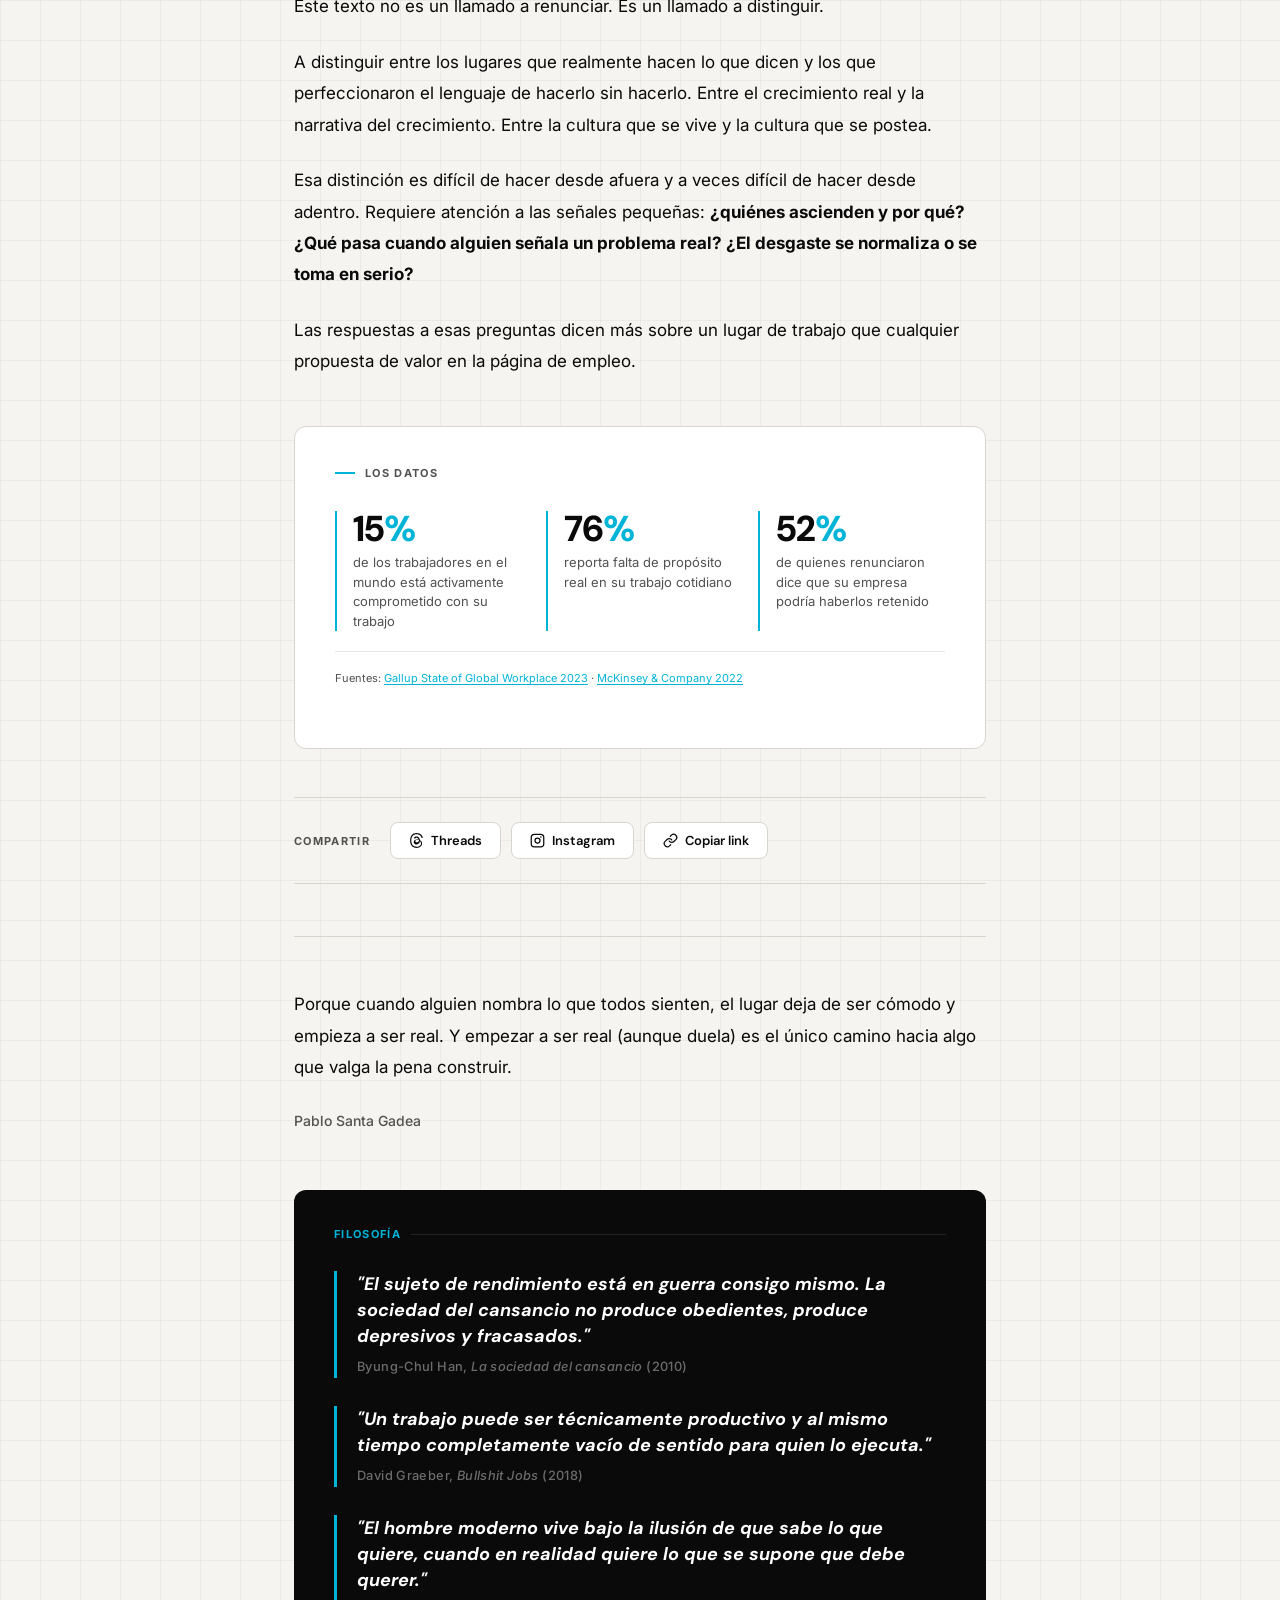
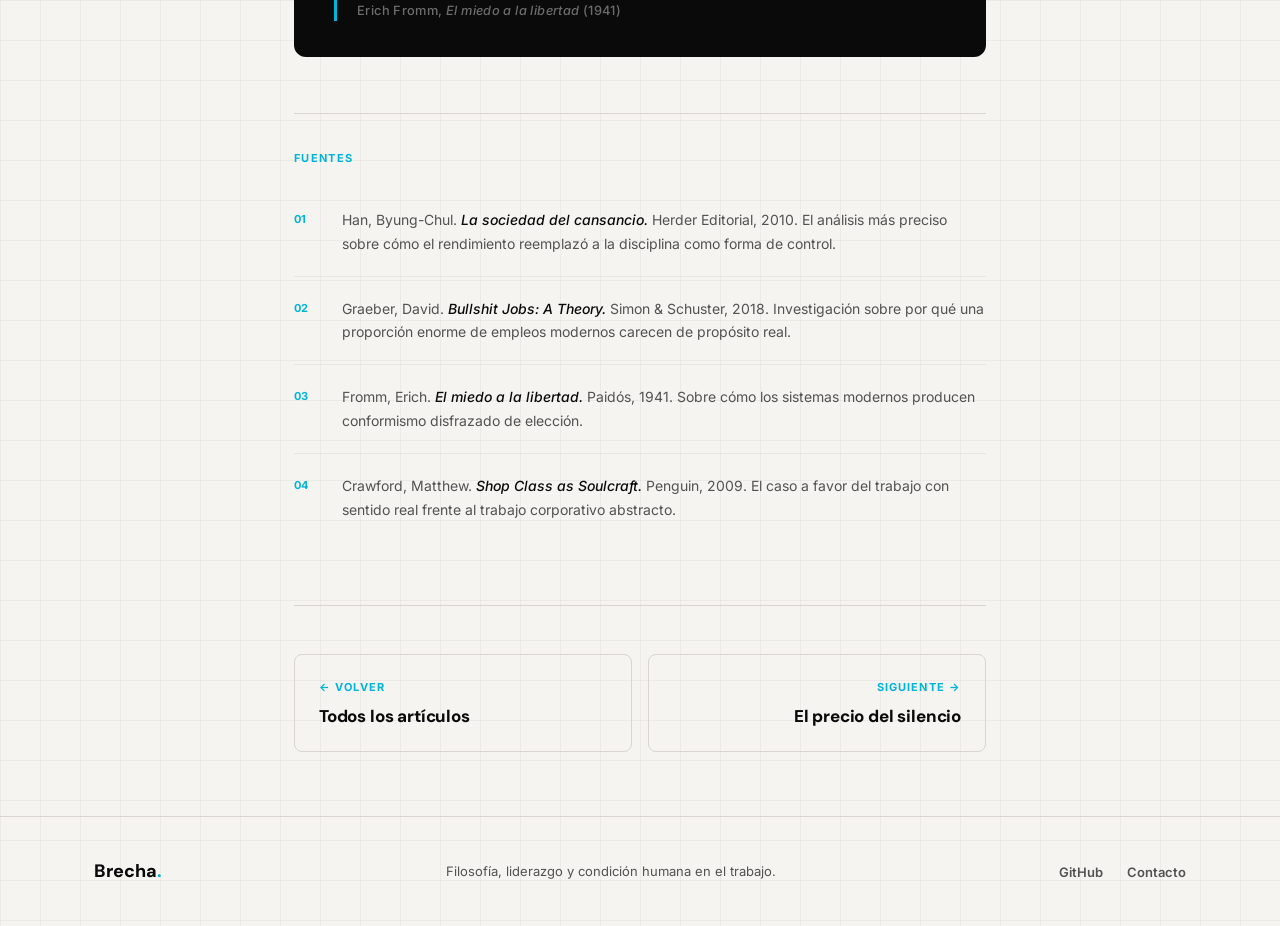
<file: posts/el-mito-del-trabajo-moderno.html>
﻿<!DOCTYPE html>
<html lang="es">
<head>
  <meta charset="UTF-8" />
  <meta name="viewport" content="width=device-width, initial-scale=1.0" />
  <title>El mito del trabajo moderno — Brecha</title>
  <meta name="description" content="Entraste a un lugar que parecía correcto. Buenas palabras. Buen diseño. Buen discurso. Con el tiempo entendiste algo que nadie dijo en voz alta." />
  <!-- Open Graph -->
  <meta property="og:type" content="article" />
  <meta property="og:site_name" content="Brecha" />
  <meta property="og:url" content="https://thinking.zcod3.com/posts/el-mito-del-trabajo-moderno.html" />
  <meta property="og:title" content="El mito del trabajo moderno" />
  <meta property="og:description" content="Entraste a un lugar que parecía correcto. Buenas palabras. Buen diseño. Buen discurso. Con el tiempo entendiste algo que nadie dijo en voz alta." />
  <meta property="og:image" content="https://thinking.zcod3.com/image/el-mito-del-trabajo-moderno.png" />
  <meta property="og:image:width" content="1024" />
  <meta property="og:image:height" content="1024" />
  <meta property="og:image:alt" content="El mito del trabajo moderno" />
  <meta name="twitter:card" content="summary_large_image" />
  <meta name="twitter:title" content="El mito del trabajo moderno" />
  <meta name="twitter:description" content="Entraste a un lugar que parecía correcto. Buenas palabras. Buen diseño. Buen discurso. Con el tiempo entendiste algo que nadie dijo en voz alta." />
  <meta name="twitter:image" content="https://thinking.zcod3.com/image/el-mito-del-trabajo-moderno.png" />
  <link rel="preconnect" href="https://fonts.googleapis.com" />
  <link rel="preconnect" href="https://fonts.gstatic.com" crossorigin />
  <link href="https://fonts.googleapis.com/css2?family=DM+Sans:ital,opsz,wght@0,9..40,400;0,9..40,500;0,9..40,700;0,9..40,800;1,9..40,400&family=Inter:wght@300;400;500;600&display=swap" rel="stylesheet" />
  <link rel="stylesheet" href="../assets/css/style.css" />
  <script>(function(){var t=localStorage.getItem('brecha-theme');if(t)document.documentElement.setAttribute('data-theme',t);})();</script>
</head>
<body>

  <header class="site-header">
    <div class="container">
      <nav class="nav">
        <a href="../index.html" class="nav__logo">Brecha<span>.</span></a>
        <ul class="nav__links">
          <li><a href="../index.html">Inicio</a></li>
          <li><a href="../index.html#articulos" class="active">Artículos</a></li>
          <li><a href="../frases-fuertes.html">Frases</a></li>
          <li><a href="../index.html#acerca">Acerca</a></li>
        </ul>                <button class="nav__hamburger" id="nav-hamburger" aria-label="Men&#250;" aria-expanded="false">
          <svg class="icon-burger" width="18" height="18" viewBox="0 0 24 24" fill="none" stroke="currentColor" stroke-width="2.5" stroke-linecap="round"><line x1="3" y1="6" x2="21" y2="6"/><line x1="3" y1="12" x2="21" y2="12"/><line x1="3" y1="18" x2="21" y2="18"/></svg>
          <svg class="icon-close" width="18" height="18" viewBox="0 0 24 24" fill="none" stroke="currentColor" stroke-width="2.5" stroke-linecap="round"><line x1="18" y1="6" x2="6" y2="18"/><line x1="6" y1="6" x2="18" y2="18"/></svg>
        </button>        <button class="theme-toggle" id="theme-toggle" aria-label="Cambiar tema">
          <svg class="icon-moon" width="16" height="16" viewBox="0 0 24 24" fill="none" stroke="currentColor" stroke-width="2" stroke-linecap="round" stroke-linejoin="round"><path d="M21 12.79A9 9 0 1 1 11.21 3 7 7 0 0 0 21 12.79z"/></svg>
          <svg class="icon-sun" width="16" height="16" viewBox="0 0 24 24" fill="none" stroke="currentColor" stroke-width="2" stroke-linecap="round" stroke-linejoin="round"><circle cx="12" cy="12" r="5"/><line x1="12" y1="1" x2="12" y2="3"/><line x1="12" y1="21" x2="12" y2="23"/><line x1="4.22" y1="4.22" x2="5.64" y2="5.64"/><line x1="18.36" y1="18.36" x2="19.78" y2="19.78"/><line x1="1" y1="12" x2="3" y2="12"/><line x1="21" y1="12" x2="23" y2="12"/><line x1="4.22" y1="19.78" x2="5.64" y2="18.36"/><line x1="18.36" y1="5.64" x2="19.78" y2="4.22"/></svg>
        </button>
      </nav>
    </div>
  </header>

  <main>
    <div class="container container--narrow">
      <header class="post-header">
        <div class="post-header__cover">
          <img src="../image/el-mito-del-trabajo-moderno.png" alt="El mito del trabajo moderno" />
        </div>
        <span class="post-header__tag">Cultura · Trabajo</span>
        <h1 class="post-header__title">El mito del trabajo moderno</h1>
        <p class="post-header__subtitle">
          Entraste a un lugar que parecía correcto.
          Buenas palabras. Buen diseño. Buen discurso.
          Con el tiempo entendiste algo que nadie dijo en voz alta.
        </p>
        <div class="post-header__meta">
          <span class="post-header__meta-item">
            <svg xmlns="http://www.w3.org/2000/svg" width="14" height="14" viewBox="0 0 24 24" fill="none" stroke="currentColor" stroke-width="2" stroke-linecap="round" stroke-linejoin="round"><rect x="3" y="4" width="18" height="18" rx="2" ry="2"/><line x1="16" y1="2" x2="16" y2="6"/><line x1="8" y1="2" x2="8" y2="6"/><line x1="3" y1="10" x2="21" y2="10"/></svg>
            Junio 2026
          </span>
          <span class="post-header__meta-item">
            <svg xmlns="http://www.w3.org/2000/svg" width="14" height="14" viewBox="0 0 24 24" fill="none" stroke="currentColor" stroke-width="2" stroke-linecap="round" stroke-linejoin="round"><circle cx="12" cy="12" r="10"/><polyline points="12 6 12 12 16 14"/></svg>
            9 min de lectura
          </span>
        </div>
      </header>
    </div>

    <div class="container container--narrow">
      <article class="post-body">

        <p>No todos los lugares de trabajo están hechos para trabajar.</p>

        <p>Algunos están hechos para simular.</p>

        <p>Simular propósito. Simular cultura. Simular cuidado.</p>

        <p>La diferencia no siempre es visible desde afuera. De hecho, los mejores en la simulación son los más difíciles de detectar. Tienen el lenguaje correcto. Los valores en la pared. La reunión de bienvenida con el CEO que te mira a los ojos y dice que aquí se crece de verdad.</p>

        <p>Y lo dice convencido. Ese es el detalle que más cuesta entender: no siempre hay mala fe detrás. A veces el sistema ya normalizó tanto la simulación que quienes lo habitan ya no distinguen entre lo que prometen y lo que hacen.</p>

        <h2>La promesa</h2>

        <p>La promesa del trabajo moderno tiene una estructura reconocible:</p>

        <p>Aquí se crece. Aquí se aprende. Aquí está la oportunidad. El ambiente es diferente. No somos como las otras empresas. Acá valoramos a las personas.</p>

        <p>Esta promesa no es mentira en el momento en que se hace. Se hace con la convicción de quien cree en lo que dice. El problema no es la intención detrás de la promesa. El problema es lo que el sistema hace con ella una vez que pasa el entusiasmo inicial.</p>

        <blockquote>La promesa dice: aquí se crece.<br/>La realidad muestra: aquí se aguanta.</blockquote>

        <div class="post-infographic">
          <span class="post-infographic__label">El patrón</span>
          <div class="infographic-compare">
            <div class="infographic-compare__header">
              <span>La promesa</span>
              <span>La realidad</span>
            </div>
            <div class="infographic-compare__row">
              <span>Aquí se crece</span>
              <span>Aquí se aguanta</span>
            </div>
            <div class="infographic-compare__row">
              <span>Valoramos a las personas</span>
              <span>Valoramos la adaptación</span>
            </div>
            <div class="infographic-compare__row">
              <span>Cultura diferente</span>
              <span>Mismo sistema, otra narrativa</span>
            </div>
            <div class="infographic-compare__row">
              <span>Puedes decir lo que piensas</span>
              <span>Puedes decirlo, una sola vez</span>
            </div>
          </div>
        </div>

        <p>Aguantar se volvió sinónimo de madurez profesional. Dejar de preguntar se volvió sinónimo de profesionalismo. Y el desgaste que antes se llamaba problema ahora se llama proceso.</p>

        <h2>El mecanismo de la simulación</h2>

        <p>Los lugares que simulan no lo hacen con un plan. No hay reunión de directivos donde alguien propone "simulemos propósito". La simulación emerge de un conjunto de decisiones pequeñas que nadie cuestiona porque cuestionarlas sería incómodo.</p>

        <p>El mecanismo funciona así:</p>

        <p><strong>Se habla de pasión mientras se normaliza el desgaste.</strong> Se vende libertad mientras se controla el tiempo. <strong>Se celebra la iniciativa mientras se castiga sutilmente a quien la ejerce de verdad.</strong> Se dicen las palabras correctas en las reuniones y se hacen las cosas incorrectas entre reuniones.</p>

        <p>Y la pieza que mantiene todo en su lugar es el silencio.</p>

        <p>El silencio no es accidental. Es el resultado de un cálculo que cada persona en el sistema hace de forma individual: si digo lo que pienso, ¿qué me cuesta? La respuesta que aprenden rápidamente es que cuesta demasiado. Entonces callan. Y el sistema sigue intacto.</p>

        <h2>Por qué es tan difícil de nombrar</h2>

        <p>Una de las razones por las que el mito del trabajo moderno es tan duradero es que coexiste con cosas reales. El ambiente puede ser genuinamente agradable. Los compañeros pueden ser personas valiosas. El trabajo en sí puede ser interesante.</p>

        <p>Entonces la persona que siente que algo no está bien tiene un problema: no puede señalar nada concreto. Todo parece razonablemente bien. Y eso hace que el malestar se vuelva invisible, incluso para quien lo siente. El malestar queda flotando sin nombre, y lo que no tiene nombre no se puede resolver.</p>

        <blockquote>Fake Place To Work no señala un edificio ni una empresa.<br/>Señala ese espacio silencioso donde el trabajo existe, pero el sentido no.</blockquote>

        <p>El concepto no es un insulto. Es un diagnóstico. Y como todo buen diagnóstico, lo primero que hace es nombrar lo que ya existe pero que nadie había articulado.</p>

        <h2>Lo que pasa cuando alguien nombra</h2>

        <p>Hay algo que ocurre en el momento en que alguien en un equipo dice en voz alta lo que todos sienten: el pacto se rompe.</p>

        <p>El pacto más incómodo en cualquier organización es el de fingir que no pasa nada. Es un pacto tácito, no firmado, pero operativo. Todo el mundo lo respeta porque todo el mundo sabe que si alguien lo rompe, la incomodidad que viene después es peor que el malestar silencioso de antes.</p>

        <p>Pero cuando alguien lo nombra, algo cambia. El lugar deja de ser cómodo y empieza a ser real. Y la realidad, aunque incómoda, es el único lugar donde las cosas pueden cambiar.</p>

        <h2>La pregunta que el mito evita</h2>

        <p>El mito del trabajo moderno existe para que nadie haga la pregunta que destruiría el sistema: ¿para qué sirve esto realmente?</p>

        <p>No en términos de negocio. En términos humanos. ¿Qué le hace a las personas que pasan ocho, diez, doce horas al día en este sistema? ¿Las convierte en mejores versiones de sí mismas o simplemente las hace más adaptadas a un ambiente que no debería existir?</p>

        <p>No hay respuesta sencilla. Pero la pregunta merece existir.</p>

        <blockquote>El mito del trabajo moderno empieza cuando dejar de preguntar se vuelve profesionalismo<br/>y aguantar se confunde con madurez.</blockquote>

        <h2>Qué hacer con esto</h2>

        <p>Este texto no es un llamado a renunciar. Es un llamado a distinguir.</p>

        <p>A distinguir entre los lugares que realmente hacen lo que dicen y los que perfeccionaron el lenguaje de hacerlo sin hacerlo. Entre el crecimiento real y la narrativa del crecimiento. Entre la cultura que se vive y la cultura que se postea.</p>

        <p>Esa distinción es difícil de hacer desde afuera y a veces difícil de hacer desde adentro. Requiere atención a las señales pequeñas: <strong>¿quiénes ascienden y por qué? ¿Qué pasa cuando alguien señala un problema real? ¿El desgaste se normaliza o se toma en serio?</strong></p>

        <p>Las respuestas a esas preguntas dicen más sobre un lugar de trabajo que cualquier propuesta de valor en la página de empleo.</p>

        <div class="post-data">
          <span class="post-data__label">Los datos</span>
          <div class="post-data__grid">
            <div class="post-data__item">
              <div class="post-data__number">15<span>%</span></div>
              <div class="post-data__desc">de los trabajadores en el mundo está activamente comprometido con su trabajo</div>
            </div>
            <div class="post-data__item">
              <div class="post-data__number">76<span>%</span></div>
              <div class="post-data__desc">reporta falta de propósito real en su trabajo cotidiano</div>
            </div>
            <div class="post-data__item">
              <div class="post-data__number">52<span>%</span></div>
              <div class="post-data__desc">de quienes renunciaron dice que su empresa podría haberlos retenido</div>
            </div>
          </div>
          <p class="post-data__source">Fuentes: <a href="https://www.gallup.com/workplace/349484/state-of-the-global-workplace.aspx" target="_blank" rel="noopener">Gallup State of Global Workplace 2023</a> · <a href="https://www.mckinsey.com/capabilities/people-and-organizational-performance/our-insights/the-great-attrition-is-making-hiring-harder-are-you-searching-the-right-talent-pools" target="_blank" rel="noopener">McKinsey & Company 2022</a></p>
        </div>

        <div class="post-share">
          <span class="post-share__label">Compartir</span>
          <div class="post-share__buttons">
            <button class="share-btn" onclick="shareThreads()">
              <svg width="15" height="15" viewBox="0 0 192 192" fill="currentColor" xmlns="http://www.w3.org/2000/svg"><path d="M141.537 88.988a66.667 66.667 0 0 0-2.518-1.143c-1.482-27.307-16.403-42.94-41.457-43.1h-.34c-14.986 0-27.449 6.396-35.12 18.036l13.779 9.452c5.73-8.695 14.724-10.548 21.348-10.548h.232c8.25.053 14.474 2.452 18.502 7.129 2.932 3.405 4.893 8.11 5.864 14.05-7.314-1.243-15.224-1.626-23.68-1.14-23.82 1.371-39.134 15.264-38.105 34.568.522 9.792 5.4 18.216 13.735 23.719 7.047 4.652 16.124 6.927 25.557 6.412 12.458-.683 22.231-5.436 29.049-14.127 5.178-6.6 8.453-15.153 9.899-25.93 5.937 3.583 10.337 8.298 12.767 13.966 4.132 9.635 4.373 25.468-8.546 38.376-11.319 11.308-24.925 16.2-45.488 16.35-22.809-.169-40.06-7.484-51.275-21.741C35.236 139.966 29.808 120.682 29.605 96c.203-24.682 5.63-43.966 16.133-57.337C57.054 24.424 74.305 17.109 97.113 16.94c22.96.17 40.56 7.528 52.303 21.877 5.765 7.014 10.113 15.88 12.96 26.3l16.44-4.377c-3.403-12.755-8.812-23.685-16.18-32.556C147.04 10.646 125.345 1.216 97.17 1h-.239C69.01 1.216 47.596 10.693 33.56 28.27 20.979 44.099 14.487 66.65 14.25 95.999v.002c.237 29.35 6.73 51.9 19.31 67.73C47.596 181.307 69.01 190.784 96.93 191h.239c24.01-.176 40.987-6.447 54.832-20.28 18.268-18.25 17.895-41.006 11.804-55.04-4.428-10.323-12.886-18.754-23.268-23.692zm-38.33 29.693c-10.42.587-21.23-4.09-21.765-14.086-.4-7.526 5.34-15.913 22.718-16.932 1.987-.114 3.94-.17 5.864-.17 6.207 0 12.023.606 17.27 1.768-1.967 24.502-13.033 28.74-24.086 29.42z"/></svg>
              Threads
            </button>
            <button class="share-btn" onclick="shareInstagram()">
              <svg width="15" height="15" viewBox="0 0 24 24" fill="none" stroke="currentColor" stroke-width="2" stroke-linecap="round" stroke-linejoin="round"><rect x="2" y="2" width="20" height="20" rx="5" ry="5"/><circle cx="12" cy="12" r="4"/><circle cx="17.5" cy="6.5" r="1.2" fill="currentColor" stroke="none"/></svg>
              Instagram
            </button>
            <button class="share-btn" onclick="copyLink()">
              <svg width="15" height="15" viewBox="0 0 24 24" fill="none" stroke="currentColor" stroke-width="2" stroke-linecap="round" stroke-linejoin="round"><path d="M10 13a5 5 0 0 0 7.54.54l3-3a5 5 0 0 0-7.07-7.07l-1.72 1.71"/><path d="M14 11a5 5 0 0 0-7.54-.54l-3 3a5 5 0 0 0 7.07 7.07l1.71-1.71"/></svg>
              Copiar link
            </button>
          </div>
        </div>

        <hr/>

        <p>Porque cuando alguien nombra lo que todos sienten, el lugar deja de ser cómodo y empieza a ser real. Y empezar a ser real (aunque duela) es el único camino hacia algo que valga la pena construir.</p>

        <p class="post-signature">Pablo Santa Gadea</p>

      </article>

      <div class="post-philosophy">
        <span class="post-philosophy__label">Filosofía</span>
        <div class="post-philosophy__item">
          <p class="post-philosophy__quote">"El sujeto de rendimiento está en guerra consigo mismo. La sociedad del cansancio no produce obedientes, produce depresivos y fracasados."</p>
          <p class="post-philosophy__author">Byung-Chul Han, <em>La sociedad del cansancio</em> (2010)</p>
        </div>
        <div class="post-philosophy__item">
          <p class="post-philosophy__quote">"Un trabajo puede ser técnicamente productivo y al mismo tiempo completamente vacío de sentido para quien lo ejecuta."</p>
          <p class="post-philosophy__author">David Graeber, <em>Bullshit Jobs</em> (2018)</p>
        </div>
        <div class="post-philosophy__item">
          <p class="post-philosophy__quote">"El hombre moderno vive bajo la ilusión de que sabe lo que quiere, cuando en realidad quiere lo que se supone que debe querer."</p>
          <p class="post-philosophy__author">Erich Fromm, <em>El miedo a la libertad</em> (1941)</p>
        </div>
      </div>

      <div class="post-sources">
        <span class="post-sources__label">Fuentes</span>
        <ul class="post-sources__list">
          <li class="post-sources__item">
            <span class="post-sources__num">01</span>
            <span>Han, Byung-Chul. <a href="https://www.herdereditorial.com/la-sociedad-del-cansancio-9788425426100" target="_blank" rel="noopener"><em>La sociedad del cansancio.</em></a> Herder Editorial, 2010. El análisis más preciso sobre cómo el rendimiento reemplazó a la disciplina como forma de control.</span>
          </li>
          <li class="post-sources__item">
            <span class="post-sources__num">02</span>
            <span>Graeber, David. <a href="https://www.simonandschuster.com/books/Bullshit-Jobs/David-Graeber/9781501143335" target="_blank" rel="noopener"><em>Bullshit Jobs: A Theory.</em></a> Simon & Schuster, 2018. Investigación sobre por qué una proporción enorme de empleos modernos carecen de propósito real.</span>
          </li>
          <li class="post-sources__item">
            <span class="post-sources__num">03</span>
            <span>Fromm, Erich. <a href="https://www.paidos.com/libro/el-miedo-a-la-libertad/" target="_blank" rel="noopener"><em>El miedo a la libertad.</em></a> Paidós, 1941. Sobre cómo los sistemas modernos producen conformismo disfrazado de elección.</span>
          </li>
          <li class="post-sources__item">
            <span class="post-sources__num">04</span>
            <span>Crawford, Matthew. <a href="https://www.penguinrandomhouse.com/books/301129/shop-class-as-soulcraft-by-matthew-b-crawford/" target="_blank" rel="noopener"><em>Shop Class as Soulcraft.</em></a> Penguin, 2009. El caso a favor del trabajo con sentido real frente al trabajo corporativo abstracto.</span>
          </li>
        </ul>
      </div>

      <nav class="post-nav" aria-label="Navegación entre artículos">
        <a class="post-nav__item" href="../index.html">
          <p class="post-nav__label">← Volver</p>
          <p class="post-nav__title">Todos los artículos</p>
        </a>
        <a class="post-nav__item post-nav__item--next" href="el-precio-del-silencio.html">
          <p class="post-nav__label">Siguiente →</p>
          <p class="post-nav__title">El precio del silencio</p>
        </a>
      </nav>

    </div>
  </main>

  <footer class="site-footer" style="margin-top: 64px;">
    <div class="container">
      <div class="footer-inner">
        <div class="footer__logo">Brecha<span>.</span></div>
        <p class="footer__copy">Filosofía, liderazgo y condición humana en el trabajo.</p>
        <ul class="footer__links">
          <li><a href="https://github.com/PSG-ONE/blog" target="_blank" rel="noopener">GitHub</a></li>
          <li><a href="mailto:santagadea.ia@gmail.com">Contacto</a></li>
        </ul>
      </div>
    </div>
  </footer>

  <script src="../assets/js/main.js"></script>
</body>
</html>
</file>
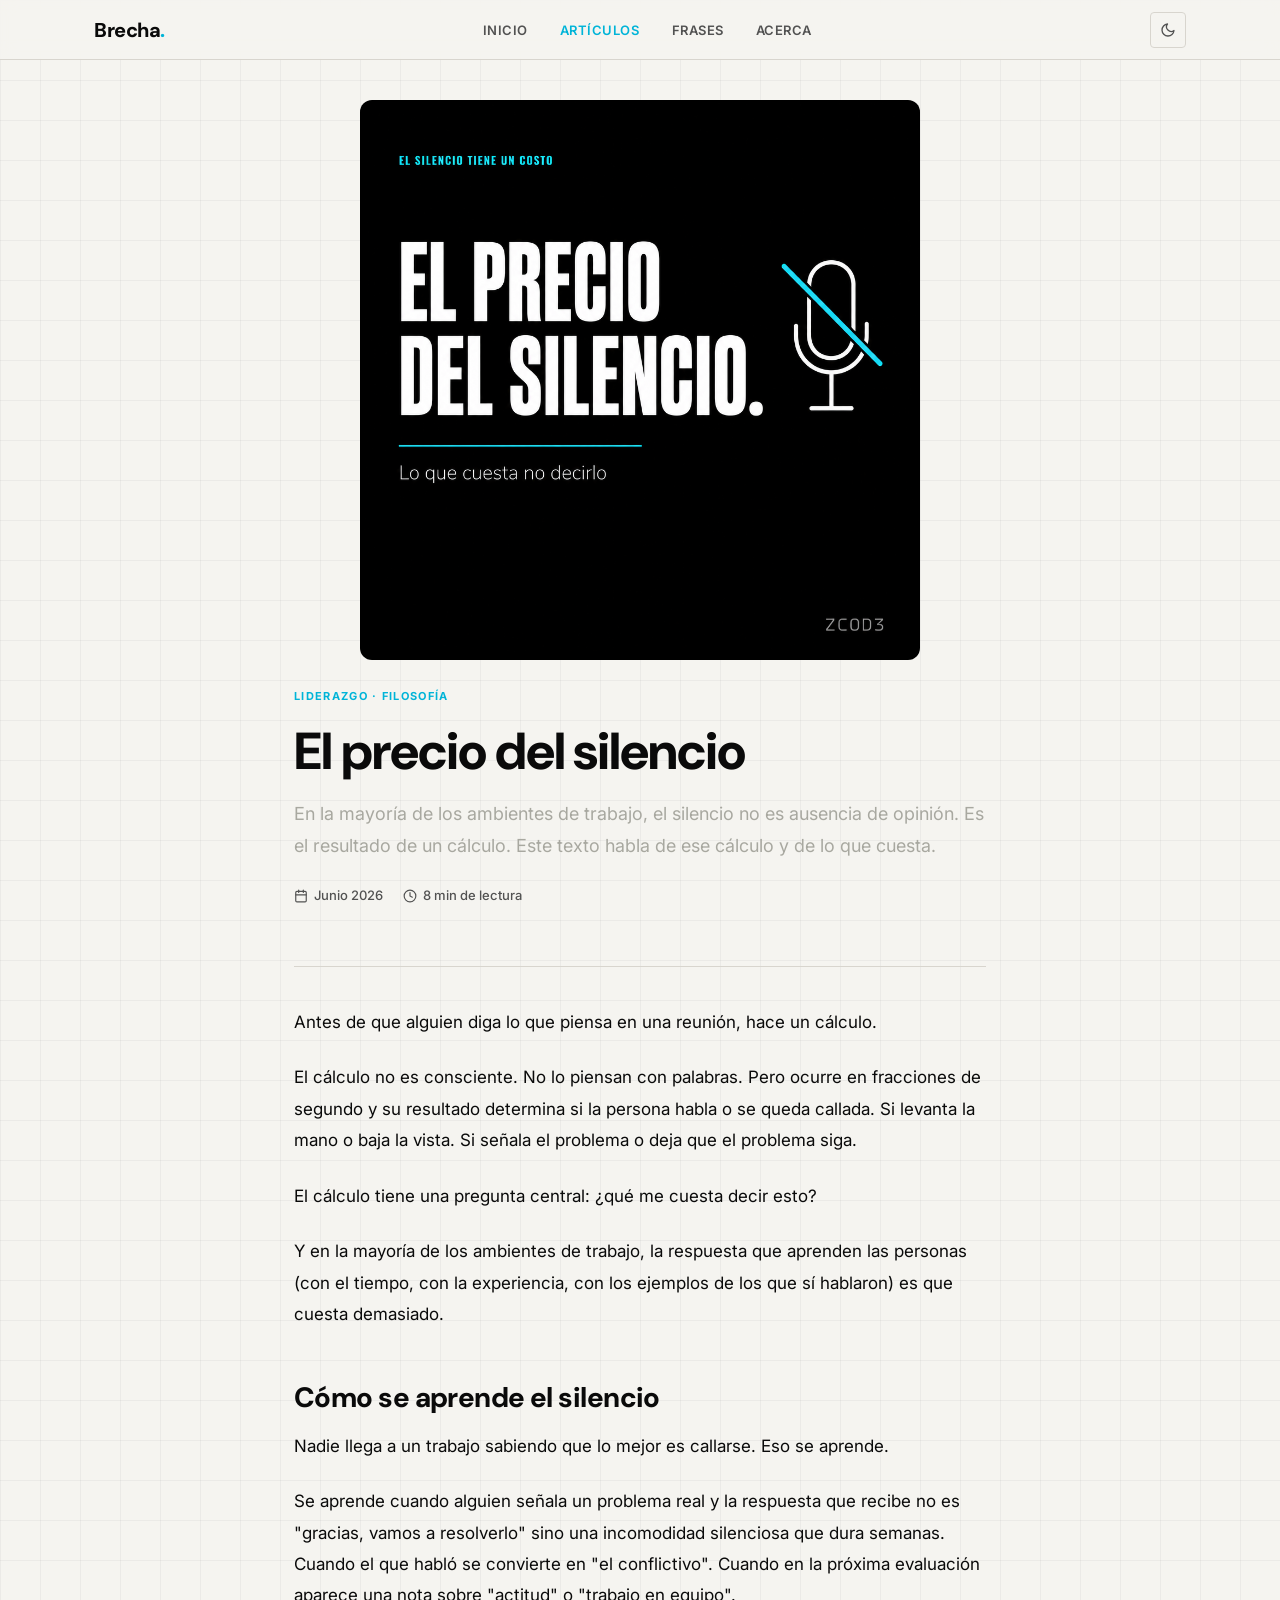
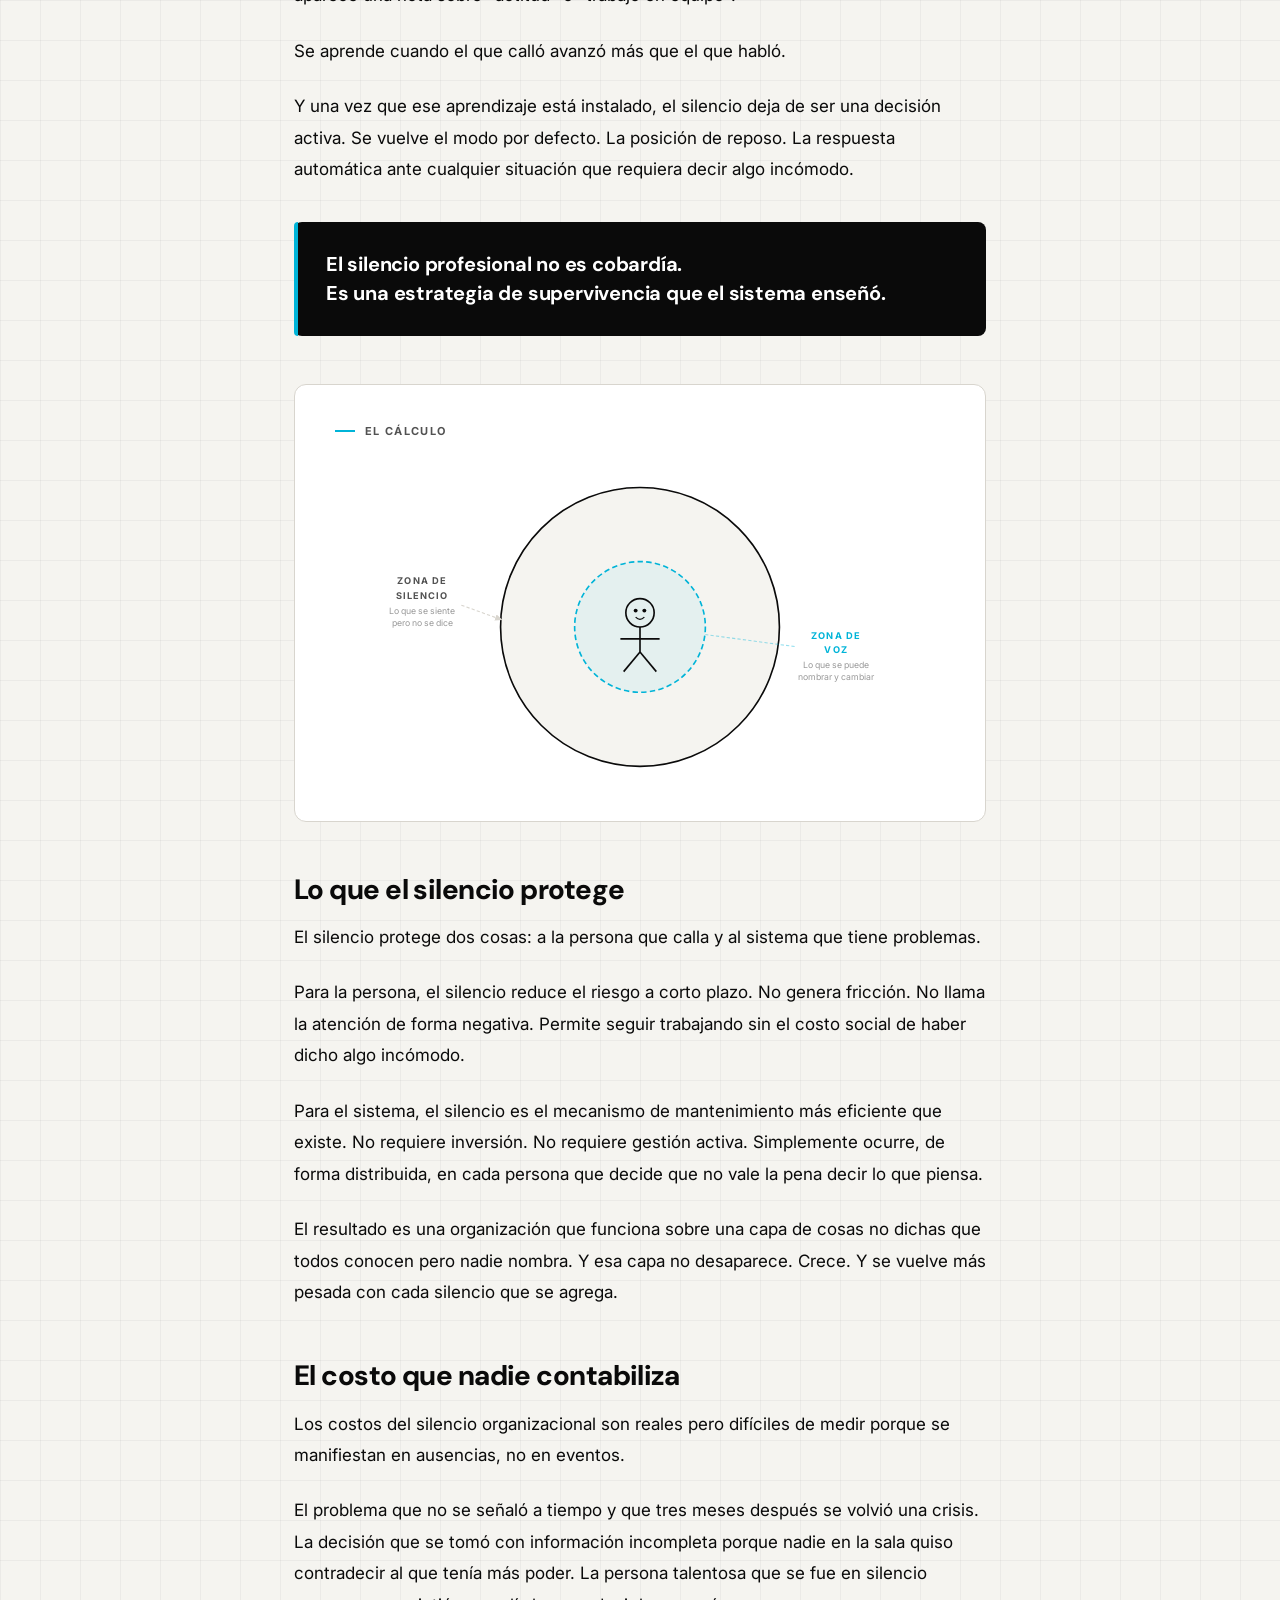
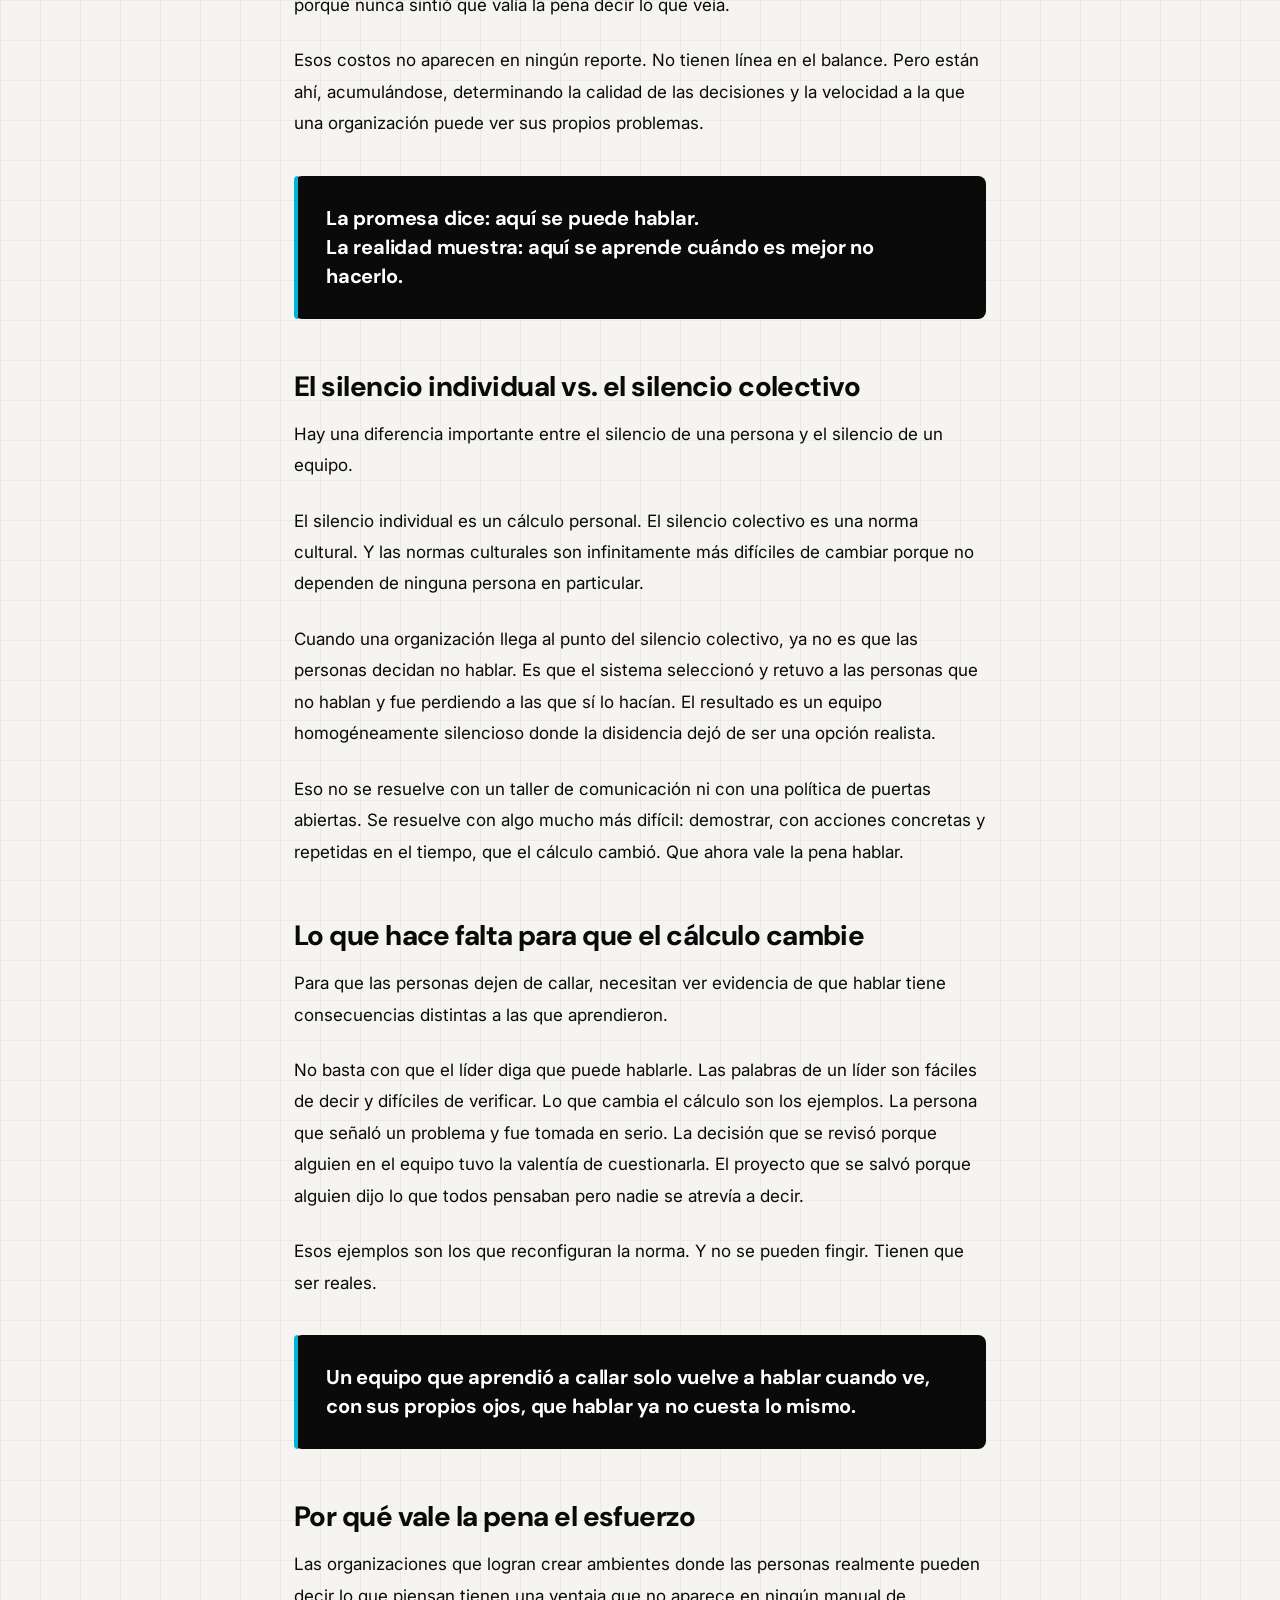
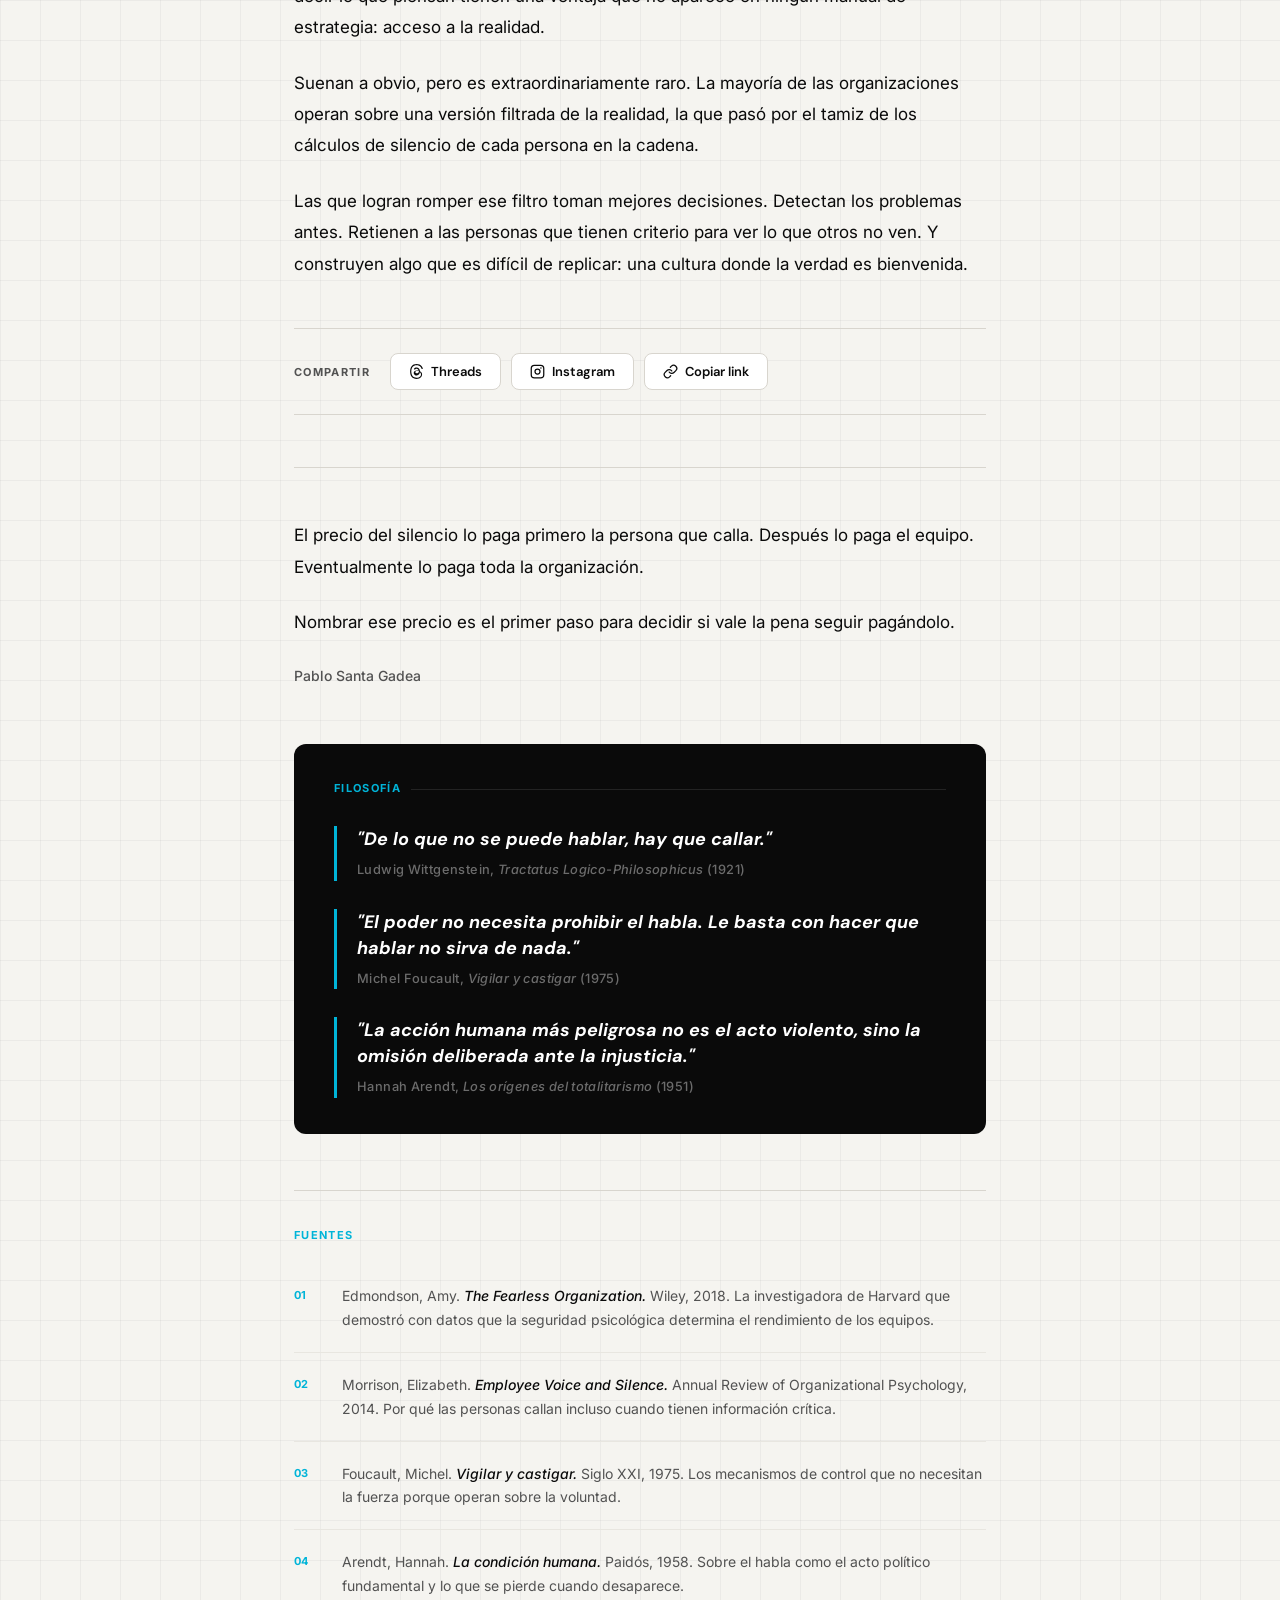
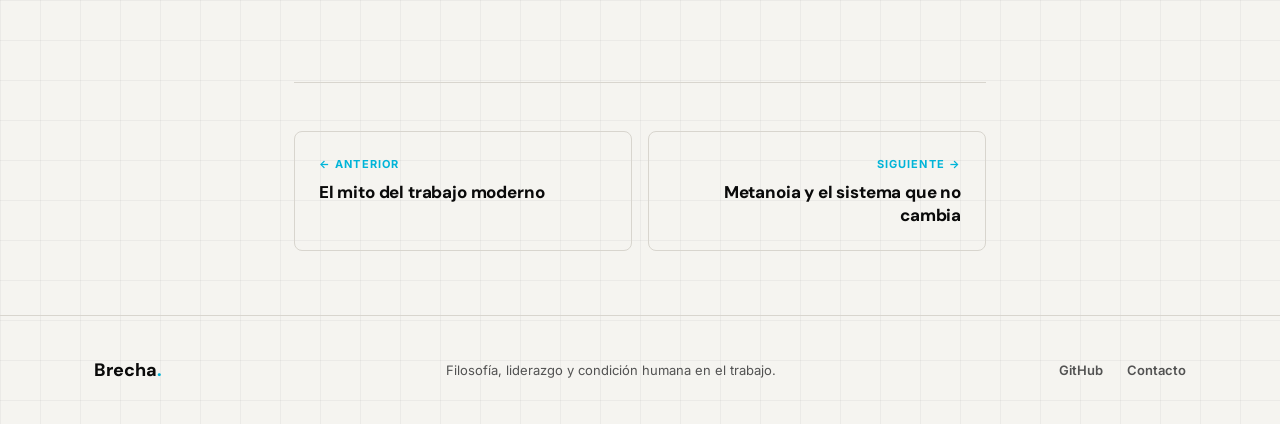
<file: posts/el-precio-del-silencio.html>
﻿<!DOCTYPE html>
<html lang="es">
<head>
  <meta charset="UTF-8" />
  <meta name="viewport" content="width=device-width, initial-scale=1.0" />
  <title>El precio del silencio — Brecha</title>
  <meta name="description" content="En la mayoría de los ambientes de trabajo, el silencio no es ausencia de opinión. Es el resultado de un cálculo. Este texto habla de ese cálculo y de lo que cuesta." />
  <!-- Open Graph -->
  <meta property="og:type" content="article" />
  <meta property="og:site_name" content="Brecha" />
  <meta property="og:url" content="https://thinking.zcod3.com/posts/el-precio-del-silencio.html" />
  <meta property="og:title" content="El precio del silencio" />
  <meta property="og:description" content="En la mayoría de los ambientes de trabajo, el silencio no es ausencia de opinión. Es el resultado de un cálculo. Este texto habla de ese cálculo y de lo que cuesta." />
  <meta property="og:image" content="https://thinking.zcod3.com/image/el-precio-del-silencio.png" />
  <meta property="og:image:width" content="1024" />
  <meta property="og:image:height" content="1024" />
  <meta property="og:image:alt" content="El precio del silencio" />
  <meta name="twitter:card" content="summary_large_image" />
  <meta name="twitter:title" content="El precio del silencio" />
  <meta name="twitter:description" content="En la mayoría de los ambientes de trabajo, el silencio no es ausencia de opinión. Es el resultado de un cálculo. Este texto habla de ese cálculo y de lo que cuesta." />
  <meta name="twitter:image" content="https://thinking.zcod3.com/image/el-precio-del-silencio.png" />
  <link rel="preconnect" href="https://fonts.googleapis.com" />
  <link rel="preconnect" href="https://fonts.gstatic.com" crossorigin />
  <link href="https://fonts.googleapis.com/css2?family=DM+Sans:ital,opsz,wght@0,9..40,400;0,9..40,500;0,9..40,700;0,9..40,800;1,9..40,400&family=Inter:wght@300;400;500;600&display=swap" rel="stylesheet" />
  <link rel="stylesheet" href="../assets/css/style.css" />
  <script>(function(){var t=localStorage.getItem('brecha-theme');if(t)document.documentElement.setAttribute('data-theme',t);})();</script>
</head>
<body>

  <header class="site-header">
    <div class="container">
      <nav class="nav">
        <a href="../index.html" class="nav__logo">Brecha<span>.</span></a>
        <ul class="nav__links">
          <li><a href="../index.html">Inicio</a></li>
          <li><a href="../index.html#articulos" class="active">Artículos</a></li>
          <li><a href="../frases-fuertes.html">Frases</a></li>
          <li><a href="../index.html#acerca">Acerca</a></li>
        </ul>                <button class="nav__hamburger" id="nav-hamburger" aria-label="Men&#250;" aria-expanded="false">
          <svg class="icon-burger" width="18" height="18" viewBox="0 0 24 24" fill="none" stroke="currentColor" stroke-width="2.5" stroke-linecap="round"><line x1="3" y1="6" x2="21" y2="6"/><line x1="3" y1="12" x2="21" y2="12"/><line x1="3" y1="18" x2="21" y2="18"/></svg>
          <svg class="icon-close" width="18" height="18" viewBox="0 0 24 24" fill="none" stroke="currentColor" stroke-width="2.5" stroke-linecap="round"><line x1="18" y1="6" x2="6" y2="18"/><line x1="6" y1="6" x2="18" y2="18"/></svg>
        </button>        <button class="theme-toggle" id="theme-toggle" aria-label="Cambiar tema">
          <svg class="icon-moon" width="16" height="16" viewBox="0 0 24 24" fill="none" stroke="currentColor" stroke-width="2" stroke-linecap="round" stroke-linejoin="round"><path d="M21 12.79A9 9 0 1 1 11.21 3 7 7 0 0 0 21 12.79z"/></svg>
          <svg class="icon-sun" width="16" height="16" viewBox="0 0 24 24" fill="none" stroke="currentColor" stroke-width="2" stroke-linecap="round" stroke-linejoin="round"><circle cx="12" cy="12" r="5"/><line x1="12" y1="1" x2="12" y2="3"/><line x1="12" y1="21" x2="12" y2="23"/><line x1="4.22" y1="4.22" x2="5.64" y2="5.64"/><line x1="18.36" y1="18.36" x2="19.78" y2="19.78"/><line x1="1" y1="12" x2="3" y2="12"/><line x1="21" y1="12" x2="23" y2="12"/><line x1="4.22" y1="19.78" x2="5.64" y2="18.36"/><line x1="18.36" y1="5.64" x2="19.78" y2="4.22"/></svg>
        </button>
      </nav>
    </div>
  </header>

  <main>
    <div class="container container--narrow">

      <header class="post-header">
        <div class="post-header__cover">
          <img src="../image/el-precio-del-silencio.png" alt="El precio del silencio" />
        </div>
        <span class="post-header__tag">Liderazgo · Filosofía</span>
        <h1 class="post-header__title">El precio del silencio</h1>
        <p class="post-header__subtitle">
          En la mayoría de los ambientes de trabajo, el silencio no es ausencia de opinión.
          Es el resultado de un cálculo. Este texto habla de ese cálculo y de lo que cuesta.
        </p>
        <div class="post-header__meta">
          <span class="post-header__meta-item">
            <svg xmlns="http://www.w3.org/2000/svg" width="14" height="14" viewBox="0 0 24 24" fill="none" stroke="currentColor" stroke-width="2" stroke-linecap="round" stroke-linejoin="round"><rect x="3" y="4" width="18" height="18" rx="2" ry="2"/><line x1="16" y1="2" x2="16" y2="6"/><line x1="8" y1="2" x2="8" y2="6"/><line x1="3" y1="10" x2="21" y2="10"/></svg>
            Junio 2026
          </span>
          <span class="post-header__meta-item">
            <svg xmlns="http://www.w3.org/2000/svg" width="14" height="14" viewBox="0 0 24 24" fill="none" stroke="currentColor" stroke-width="2" stroke-linecap="round" stroke-linejoin="round"><circle cx="12" cy="12" r="10"/><polyline points="12 6 12 12 16 14"/></svg>
            8 min de lectura
          </span>
        </div>
      </header>

      <article class="post-body">

        <p>Antes de que alguien diga lo que piensa en una reunión, hace un cálculo.</p>

        <p>El cálculo no es consciente. No lo piensan con palabras. Pero ocurre en fracciones de segundo y su resultado determina si la persona habla o se queda callada. Si levanta la mano o baja la vista. Si señala el problema o deja que el problema siga.</p>

        <p>El cálculo tiene una pregunta central: ¿qué me cuesta decir esto?</p>

        <p>Y en la mayoría de los ambientes de trabajo, la respuesta que aprenden las personas (con el tiempo, con la experiencia, con los ejemplos de los que sí hablaron) es que cuesta demasiado.</p>

        <h2>Cómo se aprende el silencio</h2>

        <p>Nadie llega a un trabajo sabiendo que lo mejor es callarse. Eso se aprende.</p>

        <p>Se aprende cuando alguien señala un problema real y la respuesta que recibe no es "gracias, vamos a resolverlo" sino una incomodidad silenciosa que dura semanas. Cuando el que habló se convierte en "el conflictivo". Cuando en la próxima evaluación aparece una nota sobre "actitud" o "trabajo en equipo".</p>

        <p>Se aprende cuando el que calló avanzó más que el que habló.</p>

        <p>Y una vez que ese aprendizaje está instalado, el silencio deja de ser una decisión activa. Se vuelve el modo por defecto. La posición de reposo. La respuesta automática ante cualquier situación que requiera decir algo incómodo.</p>

        <blockquote>El silencio profesional no es cobardía.<br/>Es una estrategia de supervivencia que el sistema enseñó.</blockquote>

        <div class="post-infographic">
          <span class="post-infographic__label">El cálculo</span>
          <svg viewBox="0 0 560 290" xmlns="http://www.w3.org/2000/svg" aria-label="Diagrama: zona de silencio y zona de voz">
            <defs>
              <marker id="arr" markerWidth="7" markerHeight="7" refX="5" refY="3" orient="auto">
                <path d="M0,0 L0,6 L7,3 z" fill="#D8D5CE"/>
              </marker>
            </defs>
            <!-- outer ring: zona de silencio -->
            <circle cx="280" cy="145" r="128" fill="#F5F4F0" stroke="#0A0A0A" stroke-width="1.5"/>
            <!-- inner circle: zona de voz -->
            <circle cx="280" cy="145" r="60" fill="rgba(0,180,216,0.07)" stroke="#00B4D8" stroke-width="1.5" stroke-dasharray="5 3"/>
            <!-- stick figure: head -->
            <circle cx="280" cy="132" r="13" fill="none" stroke="#0A0A0A" stroke-width="1.5"/>
            <circle cx="276" cy="130" r="1.8" fill="#0A0A0A"/>
            <circle cx="284" cy="130" r="1.8" fill="#0A0A0A"/>
            <path d="M276,136 Q280,140 284,136" fill="none" stroke="#0A0A0A" stroke-width="1.2"/>
            <!-- body -->
            <line x1="280" y1="145" x2="280" y2="168" stroke="#0A0A0A" stroke-width="1.5"/>
            <!-- arms -->
            <line x1="262" y1="156" x2="298" y2="156" stroke="#0A0A0A" stroke-width="1.5"/>
            <!-- legs -->
            <line x1="280" y1="168" x2="265" y2="186" stroke="#0A0A0A" stroke-width="1.5"/>
            <line x1="280" y1="168" x2="295" y2="186" stroke="#0A0A0A" stroke-width="1.5"/>
            <!-- Left label: zona de silencio -->
            <text x="80" y="106" text-anchor="middle" font-family="'Inter',sans-serif" font-size="8.5" font-weight="700" letter-spacing="1" fill="#525252">ZONA DE</text>
            <text x="80" y="119" text-anchor="middle" font-family="'Inter',sans-serif" font-size="8.5" font-weight="700" letter-spacing="1" fill="#525252">SILENCIO</text>
            <text x="80" y="133" text-anchor="middle" font-family="'Inter',sans-serif" font-size="8" fill="#999">Lo que se siente</text>
            <text x="80" y="144" text-anchor="middle" font-family="'Inter',sans-serif" font-size="8" fill="#999">pero no se dice</text>
            <line x1="116" y1="125" x2="152" y2="138" stroke="#D8D5CE" stroke-width="1" stroke-dasharray="3 2" marker-end="url(#arr)"/>
            <!-- Right label: zona de voz -->
            <text x="460" y="156" text-anchor="middle" font-family="'Inter',sans-serif" font-size="8.5" font-weight="700" letter-spacing="1" fill="#00B4D8">ZONA DE</text>
            <text x="460" y="169" text-anchor="middle" font-family="'Inter',sans-serif" font-size="8.5" font-weight="700" letter-spacing="1" fill="#00B4D8">VOZ</text>
            <text x="460" y="183" text-anchor="middle" font-family="'Inter',sans-serif" font-size="8" fill="#999">Lo que se puede</text>
            <text x="460" y="194" text-anchor="middle" font-family="'Inter',sans-serif" font-size="8" fill="#999">nombrar y cambiar</text>
            <line x1="422" y1="163" x2="340" y2="152" stroke="#00B4D8" stroke-width="1" stroke-dasharray="3 2" opacity="0.4"/>
          </svg>
        </div>

        <h2>Lo que el silencio protege</h2>

        <p>El silencio protege dos cosas: a la persona que calla y al sistema que tiene problemas.</p>

        <p>Para la persona, el silencio reduce el riesgo a corto plazo. No genera fricción. No llama la atención de forma negativa. Permite seguir trabajando sin el costo social de haber dicho algo incómodo.</p>

        <p>Para el sistema, el silencio es el mecanismo de mantenimiento más eficiente que existe. No requiere inversión. No requiere gestión activa. Simplemente ocurre, de forma distribuida, en cada persona que decide que no vale la pena decir lo que piensa.</p>

        <p>El resultado es una organización que funciona sobre una capa de cosas no dichas que todos conocen pero nadie nombra. Y esa capa no desaparece. Crece. Y se vuelve más pesada con cada silencio que se agrega.</p>

        <h2>El costo que nadie contabiliza</h2>

        <p>Los costos del silencio organizacional son reales pero difíciles de medir porque se manifiestan en ausencias, no en eventos.</p>

        <p>El problema que no se señaló a tiempo y que tres meses después se volvió una crisis. La decisión que se tomó con información incompleta porque nadie en la sala quiso contradecir al que tenía más poder. La persona talentosa que se fue en silencio porque nunca sintió que valía la pena decir lo que veía.</p>

        <p>Esos costos no aparecen en ningún reporte. No tienen línea en el balance. Pero están ahí, acumulándose, determinando la calidad de las decisiones y la velocidad a la que una organización puede ver sus propios problemas.</p>

        <blockquote>La promesa dice: aquí se puede hablar.<br/>La realidad muestra: aquí se aprende cuándo es mejor no hacerlo.</blockquote>

        <h2>El silencio individual vs. el silencio colectivo</h2>

        <p>Hay una diferencia importante entre el silencio de una persona y el silencio de un equipo.</p>

        <p>El silencio individual es un cálculo personal. El silencio colectivo es una norma cultural. Y las normas culturales son infinitamente más difíciles de cambiar porque no dependen de ninguna persona en particular.</p>

        <p>Cuando una organización llega al punto del silencio colectivo, ya no es que las personas decidan no hablar. Es que el sistema seleccionó y retuvo a las personas que no hablan y fue perdiendo a las que sí lo hacían. El resultado es un equipo homogéneamente silencioso donde la disidencia dejó de ser una opción realista.</p>

        <p>Eso no se resuelve con un taller de comunicación ni con una política de puertas abiertas. Se resuelve con algo mucho más difícil: demostrar, con acciones concretas y repetidas en el tiempo, que el cálculo cambió. Que ahora vale la pena hablar.</p>

        <h2>Lo que hace falta para que el cálculo cambie</h2>

        <p>Para que las personas dejen de callar, necesitan ver evidencia de que hablar tiene consecuencias distintas a las que aprendieron.</p>

        <p>No basta con que el líder diga que puede hablarle. Las palabras de un líder son fáciles de decir y difíciles de verificar. Lo que cambia el cálculo son los ejemplos. La persona que señaló un problema y fue tomada en serio. La decisión que se revisó porque alguien en el equipo tuvo la valentía de cuestionarla. El proyecto que se salvó porque alguien dijo lo que todos pensaban pero nadie se atrevía a decir.</p>

        <p>Esos ejemplos son los que reconfiguran la norma. Y no se pueden fingir. Tienen que ser reales.</p>

        <blockquote>Un equipo que aprendió a callar solo vuelve a hablar cuando ve, con sus propios ojos, que hablar ya no cuesta lo mismo.</blockquote>

        <h2>Por qué vale la pena el esfuerzo</h2>

        <p>Las organizaciones que logran crear ambientes donde las personas realmente pueden decir lo que piensan tienen una ventaja que no aparece en ningún manual de estrategia: acceso a la realidad.</p>

        <p>Suenan a obvio, pero es extraordinariamente raro. La mayoría de las organizaciones operan sobre una versión filtrada de la realidad, la que pasó por el tamiz de los cálculos de silencio de cada persona en la cadena.</p>

        <p>Las que logran romper ese filtro toman mejores decisiones. Detectan los problemas antes. Retienen a las personas que tienen criterio para ver lo que otros no ven. Y construyen algo que es difícil de replicar: una cultura donde la verdad es bienvenida.</p>

        <div class="post-share">
          <span class="post-share__label">Compartir</span>
          <div class="post-share__buttons">
            <button class="share-btn" onclick="shareThreads()">
              <svg width="15" height="15" viewBox="0 0 192 192" fill="currentColor" xmlns="http://www.w3.org/2000/svg"><path d="M141.537 88.988a66.667 66.667 0 0 0-2.518-1.143c-1.482-27.307-16.403-42.94-41.457-43.1h-.34c-14.986 0-27.449 6.396-35.12 18.036l13.779 9.452c5.73-8.695 14.724-10.548 21.348-10.548h.232c8.25.053 14.474 2.452 18.502 7.129 2.932 3.405 4.893 8.11 5.864 14.05-7.314-1.243-15.224-1.626-23.68-1.14-23.82 1.371-39.134 15.264-38.105 34.568.522 9.792 5.4 18.216 13.735 23.719 7.047 4.652 16.124 6.927 25.557 6.412 12.458-.683 22.231-5.436 29.049-14.127 5.178-6.6 8.453-15.153 9.899-25.93 5.937 3.583 10.337 8.298 12.767 13.966 4.132 9.635 4.373 25.468-8.546 38.376-11.319 11.308-24.925 16.2-45.488 16.35-22.809-.169-40.06-7.484-51.275-21.741C35.236 139.966 29.808 120.682 29.605 96c.203-24.682 5.63-43.966 16.133-57.337C57.054 24.424 74.305 17.109 97.113 16.94c22.96.17 40.56 7.528 52.303 21.877 5.765 7.014 10.113 15.88 12.96 26.3l16.44-4.377c-3.403-12.755-8.812-23.685-16.18-32.556C147.04 10.646 125.345 1.216 97.17 1h-.239C69.01 1.216 47.596 10.693 33.56 28.27 20.979 44.099 14.487 66.65 14.25 95.999v.002c.237 29.35 6.73 51.9 19.31 67.73C47.596 181.307 69.01 190.784 96.93 191h.239c24.01-.176 40.987-6.447 54.832-20.28 18.268-18.25 17.895-41.006 11.804-55.04-4.428-10.323-12.886-18.754-23.268-23.692zm-38.33 29.693c-10.42.587-21.23-4.09-21.765-14.086-.4-7.526 5.34-15.913 22.718-16.932 1.987-.114 3.94-.17 5.864-.17 6.207 0 12.023.606 17.27 1.768-1.967 24.502-13.033 28.74-24.086 29.42z"/></svg>
              Threads
            </button>
            <button class="share-btn" onclick="shareInstagram()">
              <svg width="15" height="15" viewBox="0 0 24 24" fill="none" stroke="currentColor" stroke-width="2" stroke-linecap="round" stroke-linejoin="round"><rect x="2" y="2" width="20" height="20" rx="5" ry="5"/><circle cx="12" cy="12" r="4"/><circle cx="17.5" cy="6.5" r="1.2" fill="currentColor" stroke="none"/></svg>
              Instagram
            </button>
            <button class="share-btn" onclick="copyLink()">
              <svg width="15" height="15" viewBox="0 0 24 24" fill="none" stroke="currentColor" stroke-width="2" stroke-linecap="round" stroke-linejoin="round"><path d="M10 13a5 5 0 0 0 7.54.54l3-3a5 5 0 0 0-7.07-7.07l-1.72 1.71"/><path d="M14 11a5 5 0 0 0-7.54-.54l-3 3a5 5 0 0 0 7.07 7.07l1.71-1.71"/></svg>
              Copiar link
            </button>
          </div>
        </div>

        <hr/>

        <p>El precio del silencio lo paga primero la persona que calla. Después lo paga el equipo. Eventualmente lo paga toda la organización.</p>

        <p>Nombrar ese precio es el primer paso para decidir si vale la pena seguir pagándolo.</p>

        <p class="post-signature">Pablo Santa Gadea</p>

      </article>

      <div class="post-philosophy">
        <span class="post-philosophy__label">Filosofía</span>
        <div class="post-philosophy__item">
          <p class="post-philosophy__quote">"De lo que no se puede hablar, hay que callar."</p>
          <p class="post-philosophy__author">Ludwig Wittgenstein, <em>Tractatus Logico-Philosophicus</em> (1921)</p>
        </div>
        <div class="post-philosophy__item">
          <p class="post-philosophy__quote">"El poder no necesita prohibir el habla. Le basta con hacer que hablar no sirva de nada."</p>
          <p class="post-philosophy__author">Michel Foucault, <em>Vigilar y castigar</em> (1975)</p>
        </div>
        <div class="post-philosophy__item">
          <p class="post-philosophy__quote">"La acción humana más peligrosa no es el acto violento, sino la omisión deliberada ante la injusticia."</p>
          <p class="post-philosophy__author">Hannah Arendt, <em>Los orígenes del totalitarismo</em> (1951)</p>
        </div>
      </div>

      <div class="post-sources">
        <span class="post-sources__label">Fuentes</span>
        <ul class="post-sources__list">
          <li class="post-sources__item">
            <span class="post-sources__num">01</span>
            <span>Edmondson, Amy. <a href="https://fearlessorganization.com/" target="_blank" rel="noopener"><em>The Fearless Organization.</em></a> Wiley, 2018. La investigadora de Harvard que demostró con datos que la seguridad psicológica determina el rendimiento de los equipos.</span>
          </li>
          <li class="post-sources__item">
            <span class="post-sources__num">02</span>
            <span>Morrison, Elizabeth. <a href="https://www.annualreviews.org/doi/10.1146/annurev-orgpsych-031413-091328" target="_blank" rel="noopener"><em>Employee Voice and Silence.</em></a> Annual Review of Organizational Psychology, 2014. Por qué las personas callan incluso cuando tienen información crítica.</span>
          </li>
          <li class="post-sources__item">
            <span class="post-sources__num">03</span>
            <span>Foucault, Michel. <a href="https://sigloxxieditores.com.mx/libro/vigilar-y-castigar/" target="_blank" rel="noopener"><em>Vigilar y castigar.</em></a> Siglo XXI, 1975. Los mecanismos de control que no necesitan la fuerza porque operan sobre la voluntad.</span>
          </li>
          <li class="post-sources__item">
            <span class="post-sources__num">04</span>
            <span>Arendt, Hannah. <a href="https://www.paidos.com/libro/la-condicion-humana/" target="_blank" rel="noopener"><em>La condición humana.</em></a> Paidós, 1958. Sobre el habla como el acto político fundamental y lo que se pierde cuando desaparece.</span>
          </li>
        </ul>
      </div>

      <nav class="post-nav" aria-label="Navegación entre artículos">
        <a class="post-nav__item" href="el-mito-del-trabajo-moderno.html">
          <p class="post-nav__label">← Anterior</p>
          <p class="post-nav__title">El mito del trabajo moderno</p>
        </a>
        <a class="post-nav__item post-nav__item--next" href="metanoia-y-el-sistema.html">
          <p class="post-nav__label">Siguiente →</p>
          <p class="post-nav__title">Metanoia y el sistema que no cambia</p>
        </a>
      </nav>

    </div>
  </main>

  <footer class="site-footer" style="margin-top: 64px;">
    <div class="container">
      <div class="footer-inner">
        <div class="footer__logo">Brecha<span>.</span></div>
        <p class="footer__copy">Filosofía, liderazgo y condición humana en el trabajo.</p>
        <ul class="footer__links">
          <li><a href="https://github.com/PSG-ONE/blog" target="_blank" rel="noopener">GitHub</a></li>
          <li><a href="mailto:santagadea.ia@gmail.com">Contacto</a></li>
        </ul>
      </div>
    </div>
  </footer>

  <script src="../assets/js/main.js"></script>
</body>
</html>
</file>
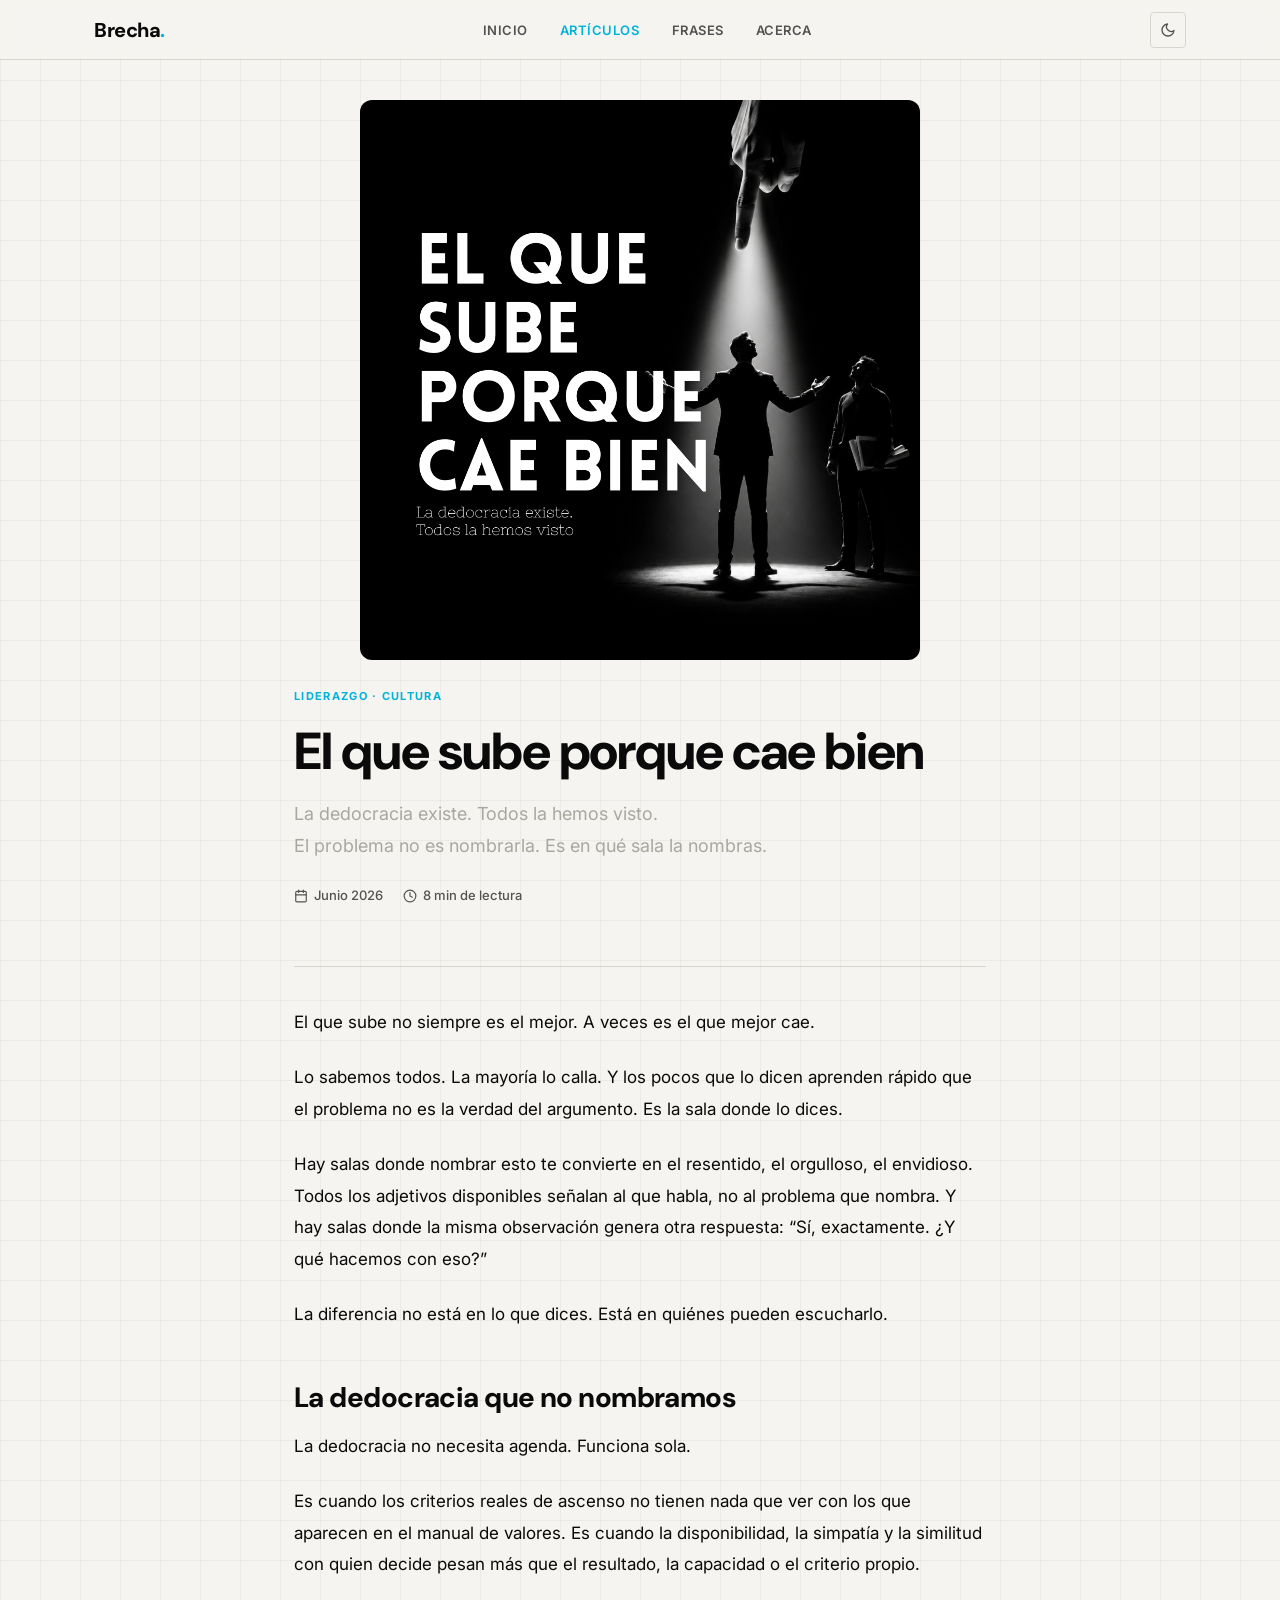
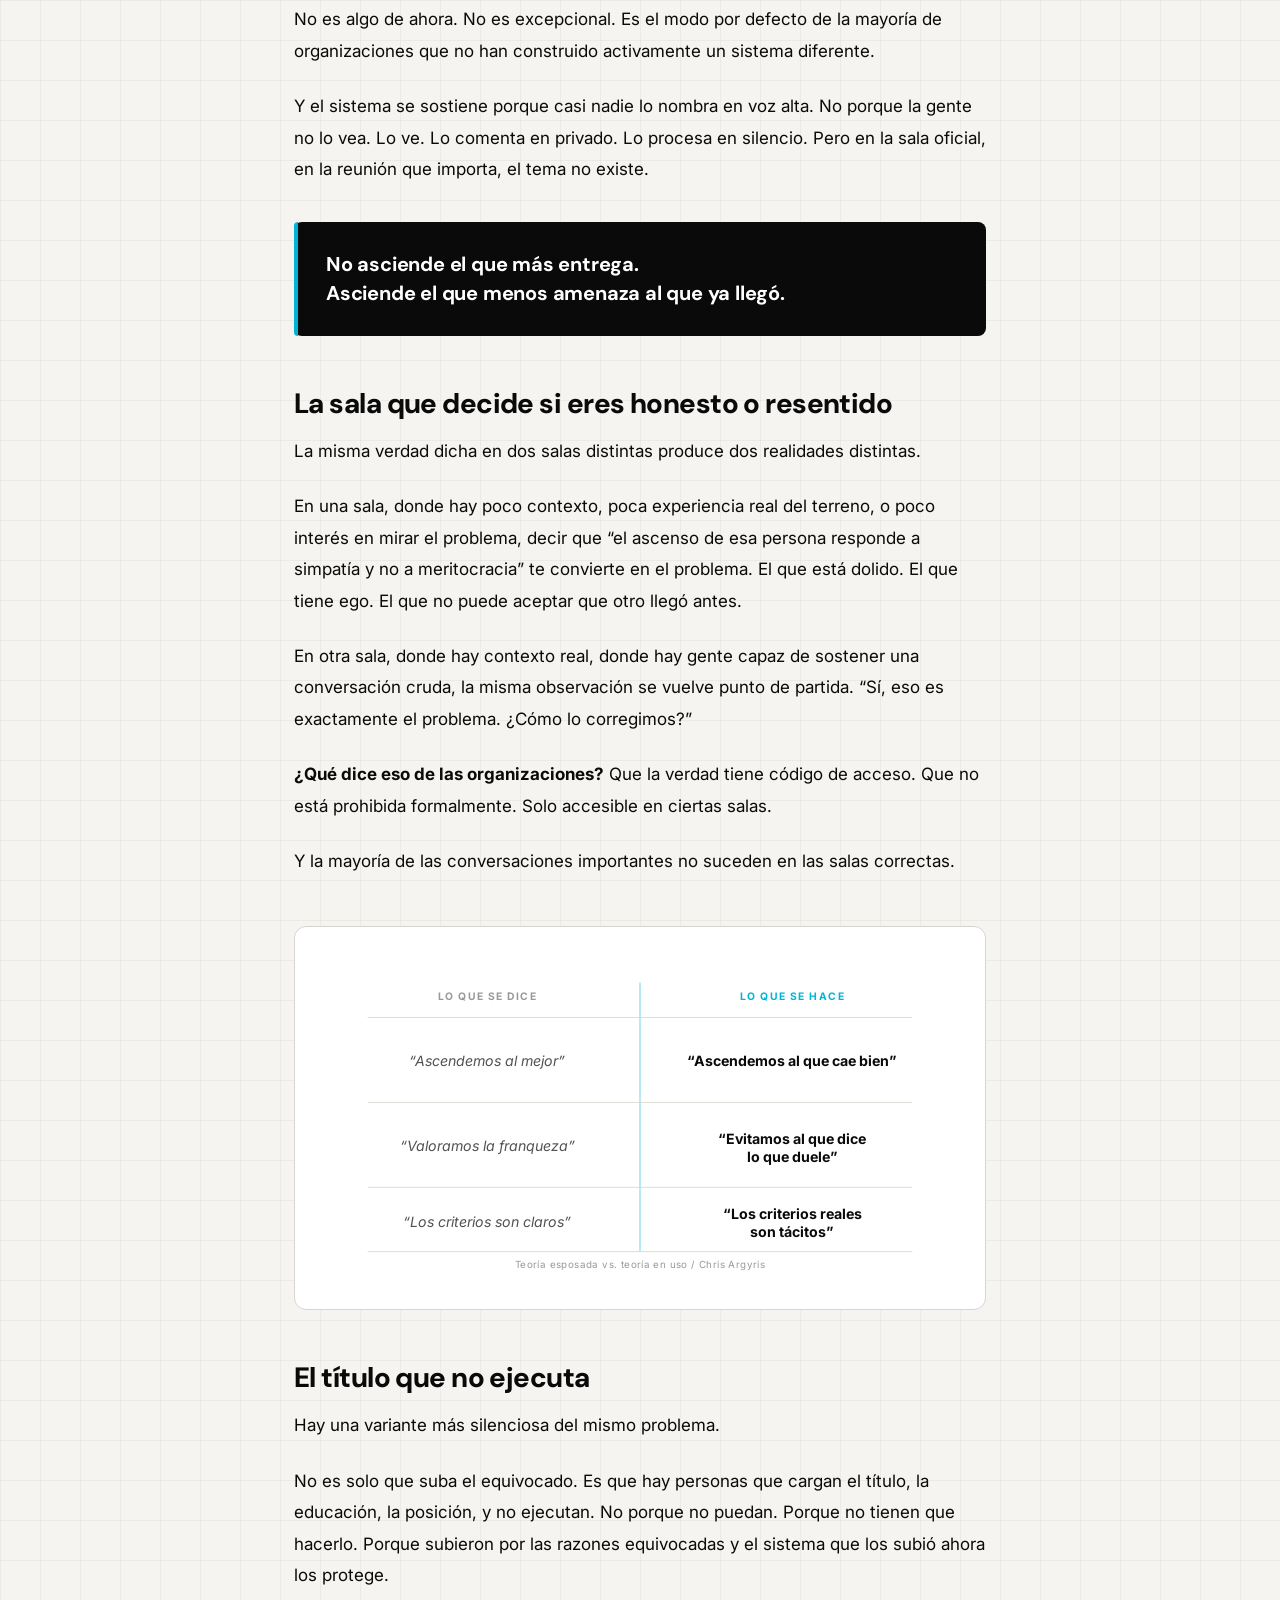
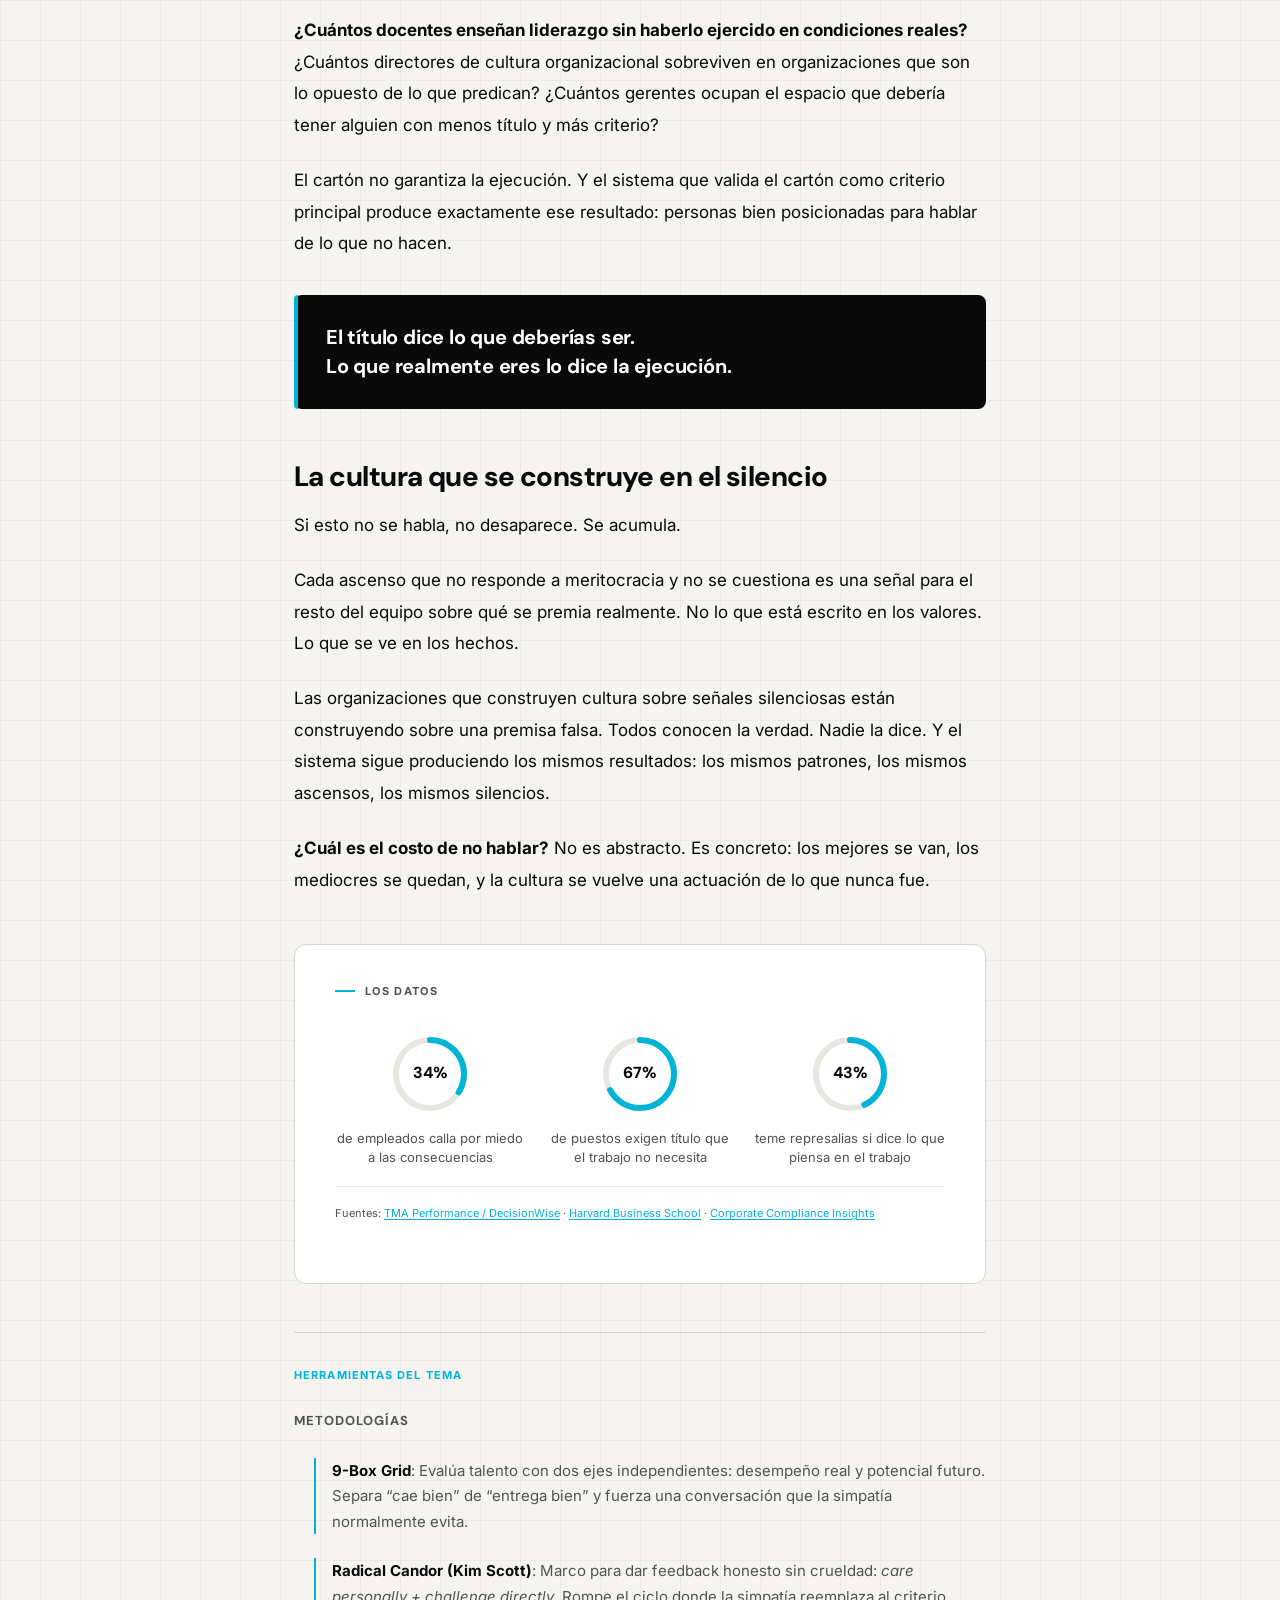
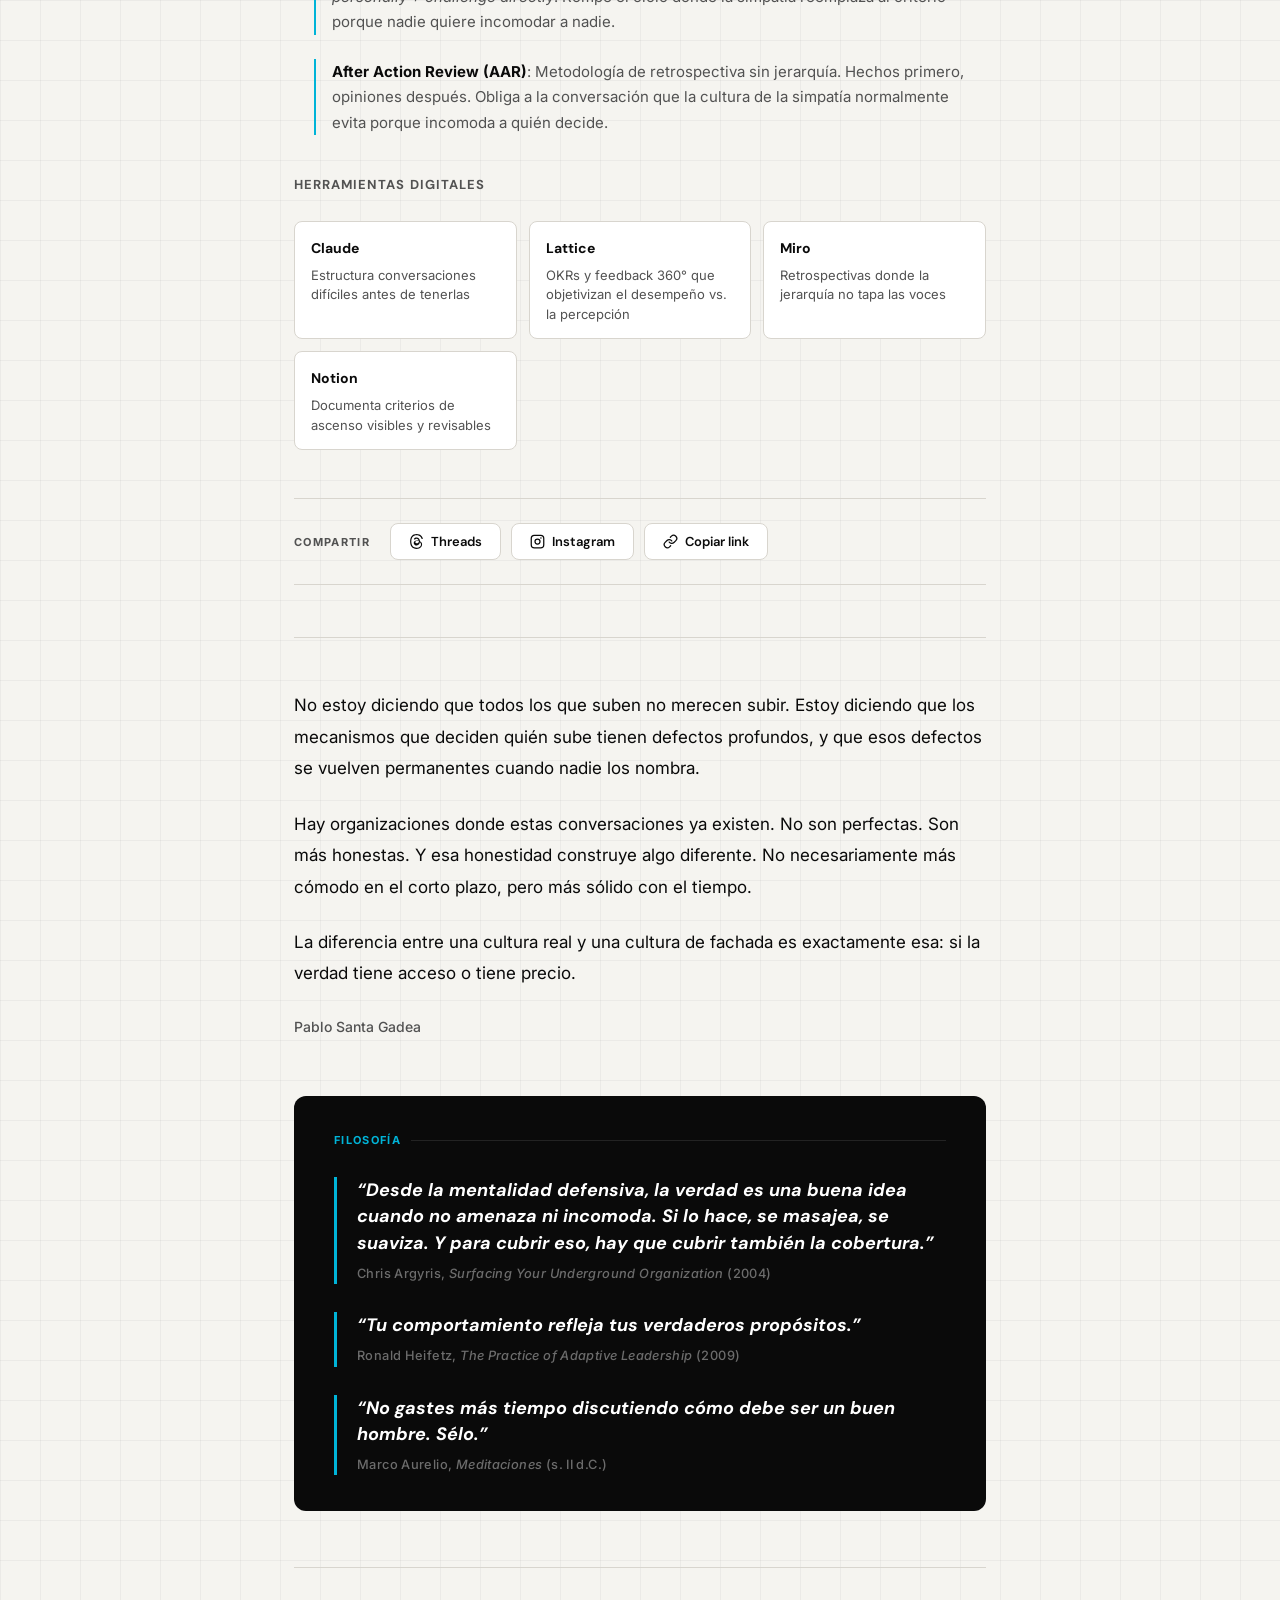
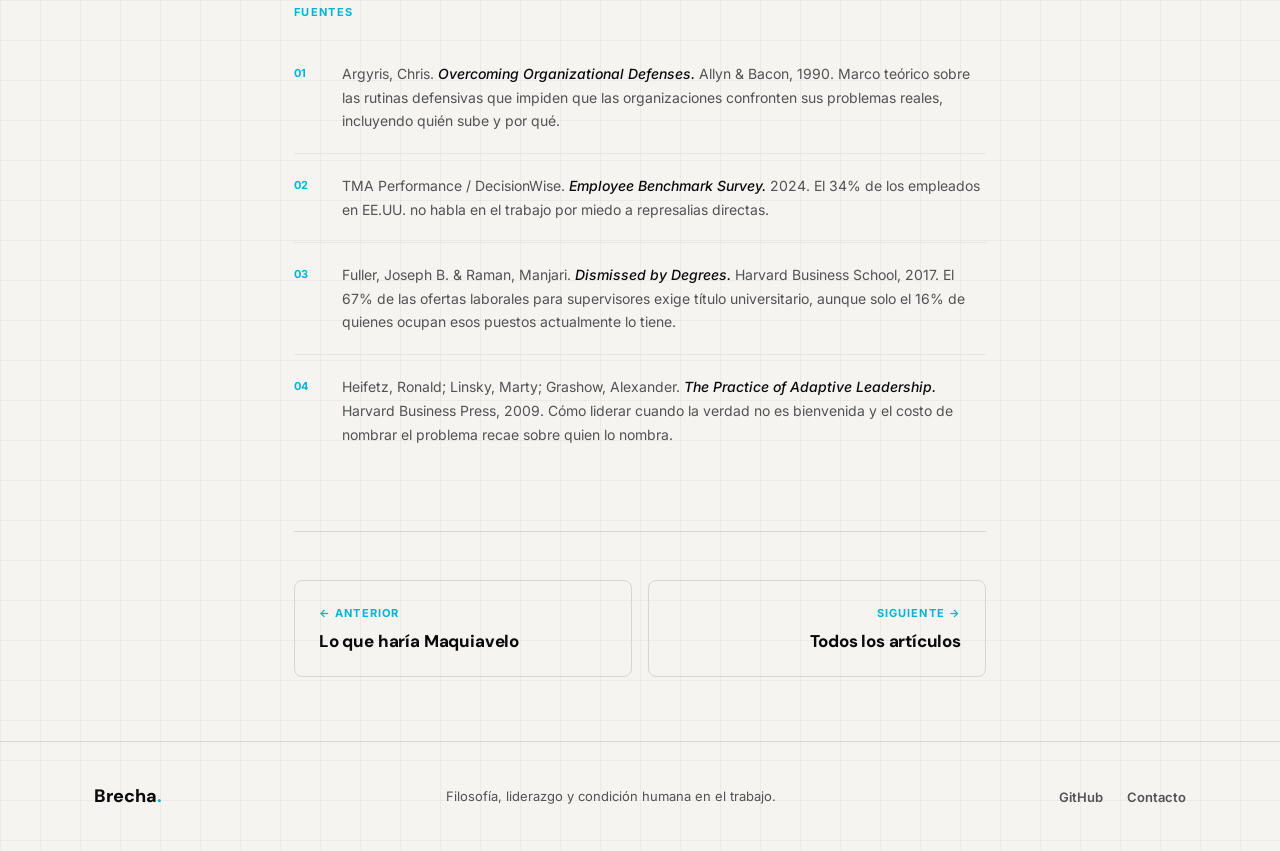
<file: posts/el-que-sube-porque-cae-bien.html>
<!DOCTYPE html>
<html lang="es">
<head>
  <meta charset="UTF-8" />
  <meta name="viewport" content="width=device-width, initial-scale=1.0" />
  <title>El que sube porque cae bien — Brecha</title>
  <meta name="description" content="La dedocracia existe. Todos la hemos visto. El problema no es nombrarla — es en qué sala la nombras y quiénes pueden escucharla." />
  <!-- Open Graph -->
  <meta property="og:type" content="article" />
  <meta property="og:site_name" content="Brecha" />
  <meta property="og:url" content="https://thinking.zcod3.com/posts/el-que-sube-porque-cae-bien.html" />
  <meta property="og:title" content="El que sube porque cae bien" />
  <meta property="og:description" content="La dedocracia existe. Todos la hemos visto. El problema no es nombrarla — es en qué sala la nombras y quiénes pueden escucharla." />
  <meta property="og:image" content="https://thinking.zcod3.com/image/el-que-sube-porque-cae-bien.png" />
  <meta property="og:image:width" content="1080" />
  <meta property="og:image:height" content="1080" />
  <meta property="og:image:alt" content="El que sube porque cae bien" />
  <meta name="twitter:card" content="summary_large_image" />
  <meta name="twitter:title" content="El que sube porque cae bien" />
  <meta name="twitter:description" content="La dedocracia existe. Todos la hemos visto. El problema no es nombrarla — es en qué sala la nombras y quiénes pueden escucharla." />
  <meta name="twitter:image" content="https://thinking.zcod3.com/image/el-que-sube-porque-cae-bien.png" />
  <link rel="preconnect" href="https://fonts.googleapis.com" />
  <link rel="preconnect" href="https://fonts.gstatic.com" crossorigin />
  <link href="https://fonts.googleapis.com/css2?family=DM+Sans:ital,opsz,wght@0,9..40,400;0,9..40,500;0,9..40,700;0,9..40,800;1,9..40,400&family=Inter:wght@300;400;500;600&display=swap" rel="stylesheet" />
  <link rel="stylesheet" href="../assets/css/style.css" />
  <script>(function(){var t=localStorage.getItem('brecha-theme');if(t)document.documentElement.setAttribute('data-theme',t);})();</script>
</head>
<body>

  <header class="site-header">
    <div class="container">
      <nav class="nav">
        <a href="../index.html" class="nav__logo">Brecha<span>.</span></a>
        <ul class="nav__links">
          <li><a href="../index.html">Inicio</a></li>
          <li><a href="../index.html#articulos" class="active">Art&iacute;culos</a></li>
          <li><a href="../frases-fuertes.html">Frases</a></li>
          <li><a href="../index.html#acerca">Acerca</a></li>
        </ul>
        <button class="nav__hamburger" id="nav-hamburger" aria-label="Men&#250;" aria-expanded="false">
          <svg class="icon-burger" width="18" height="18" viewBox="0 0 24 24" fill="none" stroke="currentColor" stroke-width="2.5" stroke-linecap="round"><line x1="3" y1="6" x2="21" y2="6"/><line x1="3" y1="12" x2="21" y2="12"/><line x1="3" y1="18" x2="21" y2="18"/></svg>
          <svg class="icon-close" width="18" height="18" viewBox="0 0 24 24" fill="none" stroke="currentColor" stroke-width="2.5" stroke-linecap="round"><line x1="18" y1="6" x2="6" y2="18"/><line x1="6" y1="6" x2="18" y2="18"/></svg>
        </button>
        <button class="theme-toggle" id="theme-toggle" aria-label="Cambiar tema">
          <svg class="icon-moon" width="16" height="16" viewBox="0 0 24 24" fill="none" stroke="currentColor" stroke-width="2" stroke-linecap="round" stroke-linejoin="round"><path d="M21 12.79A9 9 0 1 1 11.21 3 7 7 0 0 0 21 12.79z"/></svg>
          <svg class="icon-sun" width="16" height="16" viewBox="0 0 24 24" fill="none" stroke="currentColor" stroke-width="2" stroke-linecap="round" stroke-linejoin="round"><circle cx="12" cy="12" r="5"/><line x1="12" y1="1" x2="12" y2="3"/><line x1="12" y1="21" x2="12" y2="23"/><line x1="4.22" y1="4.22" x2="5.64" y2="5.64"/><line x1="18.36" y1="18.36" x2="19.78" y2="19.78"/><line x1="1" y1="12" x2="3" y2="12"/><line x1="21" y1="12" x2="23" y2="12"/><line x1="4.22" y1="19.78" x2="5.64" y2="18.36"/><line x1="18.36" y1="5.64" x2="19.78" y2="4.22"/></svg>
        </button>
      </nav>
    </div>
  </header>

  <main>
    <div class="container container--narrow">

      <header class="post-header">
        <div class="post-header__cover">
          <img src="../image/el-que-sube-porque-cae-bien.png" alt="El que sube porque cae bien" />
        </div>
        <span class="post-header__tag">Liderazgo &middot; Cultura</span>
        <h1 class="post-header__title">El que sube porque cae bien</h1>
        <p class="post-header__subtitle">
          La dedocracia existe. Todos la hemos visto.<br/>
          El problema no es nombrarla. Es en qu&eacute; sala la nombras.
        </p>
        <div class="post-header__meta">
          <span class="post-header__meta-item">
            <svg xmlns="http://www.w3.org/2000/svg" width="14" height="14" viewBox="0 0 24 24" fill="none" stroke="currentColor" stroke-width="2" stroke-linecap="round" stroke-linejoin="round"><rect x="3" y="4" width="18" height="18" rx="2" ry="2"/><line x1="16" y1="2" x2="16" y2="6"/><line x1="8" y1="2" x2="8" y2="6"/><line x1="3" y1="10" x2="21" y2="10"/></svg>
            Junio 2026
          </span>
          <span class="post-header__meta-item">
            <svg xmlns="http://www.w3.org/2000/svg" width="14" height="14" viewBox="0 0 24 24" fill="none" stroke="currentColor" stroke-width="2" stroke-linecap="round" stroke-linejoin="round"><circle cx="12" cy="12" r="10"/><polyline points="12 6 12 12 16 14"/></svg>
            8 min de lectura
          </span>
        </div>
      </header>

      <article class="post-body">

        <p>El que sube no siempre es el mejor. A veces es el que mejor cae.</p>

        <p>Lo sabemos todos. La mayor&iacute;a lo calla. Y los pocos que lo dicen aprenden r&aacute;pido que el problema no es la verdad del argumento. Es la sala donde lo dices.</p>

        <p>Hay salas donde nombrar esto te convierte en el resentido, el orgulloso, el envidioso. Todos los adjetivos disponibles se&ntilde;alan al que habla, no al problema que nombra. Y hay salas donde la misma observaci&oacute;n genera otra respuesta: &ldquo;S&iacute;, exactamente. &iquest;Y qu&eacute; hacemos con eso?&rdquo;</p>

        <p>La diferencia no est&aacute; en lo que dices. Est&aacute; en qui&eacute;nes pueden escucharlo.</p>

        <h2>La dedocracia que no nombramos</h2>

        <p>La dedocracia no necesita agenda. Funciona sola.</p>

        <p>Es cuando los criterios reales de ascenso no tienen nada que ver con los que aparecen en el manual de valores. Es cuando la disponibilidad, la simpat&iacute;a y la similitud con quien decide pesan m&aacute;s que el resultado, la capacidad o el criterio propio.</p>

        <p>No es algo de ahora. No es excepcional. Es el modo por defecto de la mayor&iacute;a de organizaciones que no han construido activamente un sistema diferente.</p>

        <p>Y el sistema se sostiene porque casi nadie lo nombra en voz alta. No porque la gente no lo vea. Lo ve. Lo comenta en privado. Lo procesa en silencio. Pero en la sala oficial, en la reuni&oacute;n que importa, el tema no existe.</p>

        <blockquote>No asciende el que m&aacute;s entrega.<br/>Asciende el que menos amenaza al que ya lleg&oacute;.</blockquote>

        <h2>La sala que decide si eres honesto o resentido</h2>

        <p>La misma verdad dicha en dos salas distintas produce dos realidades distintas.</p>

        <p>En una sala, donde hay poco contexto, poca experiencia real del terreno, o poco inter&eacute;s en mirar el problema, decir que &ldquo;el ascenso de esa persona responde a simpat&iacute;a y no a meritocracia&rdquo; te convierte en el problema. El que est&aacute; dolido. El que tiene ego. El que no puede aceptar que otro lleg&oacute; antes.</p>

        <p>En otra sala, donde hay contexto real, donde hay gente capaz de sostener una conversaci&oacute;n cruda, la misma observaci&oacute;n se vuelve punto de partida. &ldquo;S&iacute;, eso es exactamente el problema. &iquest;C&oacute;mo lo corregimos?&rdquo;</p>

        <p><strong>&iquest;Qu&eacute; dice eso de las organizaciones?</strong> Que la verdad tiene c&oacute;digo de acceso. Que no est&aacute; prohibida formalmente. Solo accesible en ciertas salas.</p>

        <p>Y la mayor&iacute;a de las conversaciones importantes no suceden en las salas correctas.</p>

        <div class="post-infographic">
          <svg viewBox="0 0 560 285" xmlns="http://www.w3.org/2000/svg">
            <style>
              .svg-muted  { fill: #525252; }
              .svg-main   { fill: #0A0A0A; }
              .svg-dim    { fill: #999; }
              .svg-sep    { stroke: #D8D5CE; }
              [data-theme="dark"] .svg-muted { fill: #888; }
              [data-theme="dark"] .svg-main  { fill: #D8D5CE; }
              [data-theme="dark"] .svg-sep   { stroke: #333; }
            </style>

            <!-- Column headers -->
            <text x="140" y="34" text-anchor="middle" font-family="'Inter',sans-serif" font-size="9.5" font-weight="700" letter-spacing="0.14em" class="svg-dim">LO QUE SE DICE</text>
            <text x="420" y="34" text-anchor="middle" font-family="'Inter',sans-serif" font-size="9.5" font-weight="700" letter-spacing="0.14em" fill="#00B4D8">LO QUE SE HACE</text>

            <!-- Vertical divider -->
            <line x1="280" y1="18" x2="280" y2="265" stroke="#00B4D8" stroke-width="1.5" opacity="0.35"/>

            <!-- Row separators -->
            <line x1="30" y1="50" x2="530" y2="50" stroke-width="0.75" class="svg-sep"/>
            <line x1="30" y1="128" x2="530" y2="128" stroke-width="0.75" class="svg-sep"/>
            <line x1="30" y1="206" x2="530" y2="206" stroke-width="0.75" class="svg-sep"/>
            <line x1="30" y1="265" x2="530" y2="265" stroke-width="0.75" class="svg-sep"/>

            <!-- Row 1 -->
            <text x="140" y="95" text-anchor="middle" font-family="'Inter',sans-serif" font-size="13" font-style="italic" class="svg-muted">&ldquo;Ascendemos al mejor&rdquo;</text>
            <text x="420" y="95" text-anchor="middle" font-family="'Inter',sans-serif" font-size="13" font-weight="700" class="svg-main">&ldquo;Ascendemos al que cae bien&rdquo;</text>

            <!-- Row 2 -->
            <text x="140" y="173" text-anchor="middle" font-family="'Inter',sans-serif" font-size="13" font-style="italic" class="svg-muted">&ldquo;Valoramos la franqueza&rdquo;</text>
            <text x="420" y="166" text-anchor="middle" font-family="'Inter',sans-serif" font-size="13" font-weight="700" class="svg-main">&ldquo;Evitamos al que dice</text>
            <text x="420" y="183" text-anchor="middle" font-family="'Inter',sans-serif" font-size="13" font-weight="700" class="svg-main">lo que duele&rdquo;</text>

            <!-- Row 3 -->
            <text x="140" y="242" text-anchor="middle" font-family="'Inter',sans-serif" font-size="13" font-style="italic" class="svg-muted">&ldquo;Los criterios son claros&rdquo;</text>
            <text x="420" y="235" text-anchor="middle" font-family="'Inter',sans-serif" font-size="13" font-weight="700" class="svg-main">&ldquo;Los criterios reales</text>
            <text x="420" y="252" text-anchor="middle" font-family="'Inter',sans-serif" font-size="13" font-weight="700" class="svg-main">son t&aacute;citos&rdquo;</text>

            <!-- Attribution -->
            <text x="280" y="280" text-anchor="middle" font-family="'Inter',sans-serif" font-size="9" class="svg-dim" letter-spacing="0.04em">Teor&iacute;a esposada vs. teor&iacute;a en uso / Chris Argyris</text>
          </svg>
        </div>

        <h2>El t&iacute;tulo que no ejecuta</h2>

        <p>Hay una variante m&aacute;s silenciosa del mismo problema.</p>

        <p>No es solo que suba el equivocado. Es que hay personas que cargan el t&iacute;tulo, la educaci&oacute;n, la posici&oacute;n, y no ejecutan. No porque no puedan. Porque no tienen que hacerlo. Porque subieron por las razones equivocadas y el sistema que los subi&oacute; ahora los protege.</p>

        <p><strong>&iquest;Cu&aacute;ntos docentes ense&ntilde;an liderazgo sin haberlo ejercido en condiciones reales?</strong> &iquest;Cu&aacute;ntos directores de cultura organizacional sobreviven en organizaciones que son lo opuesto de lo que predican? &iquest;Cu&aacute;ntos gerentes ocupan el espacio que deber&iacute;a tener alguien con menos t&iacute;tulo y m&aacute;s criterio?</p>

        <p>El cart&oacute;n no garantiza la ejecuci&oacute;n. Y el sistema que valida el cart&oacute;n como criterio principal produce exactamente ese resultado: personas bien posicionadas para hablar de lo que no hacen.</p>

        <blockquote>El t&iacute;tulo dice lo que deber&iacute;as ser.<br/>Lo que realmente eres lo dice la ejecuci&oacute;n.</blockquote>

        <h2>La cultura que se construye en el silencio</h2>

        <p>Si esto no se habla, no desaparece. Se acumula.</p>

        <p>Cada ascenso que no responde a meritocracia y no se cuestiona es una se&ntilde;al para el resto del equipo sobre qu&eacute; se premia realmente. No lo que est&aacute; escrito en los valores. Lo que se ve en los hechos.</p>

        <p>Las organizaciones que construyen cultura sobre se&ntilde;ales silenciosas est&aacute;n construyendo sobre una premisa falsa. Todos conocen la verdad. Nadie la dice. Y el sistema sigue produciendo los mismos resultados: los mismos patrones, los mismos ascensos, los mismos silencios.</p>

        <p><strong>&iquest;Cu&aacute;l es el costo de no hablar?</strong> No es abstracto. Es concreto: los mejores se van, los mediocres se quedan, y la cultura se vuelve una actuaci&oacute;n de lo que nunca fue.</p>

        <div class="post-data post-data--circles">
          <span class="post-data__label">Los datos</span>
          <div class="post-data__grid">

            <div class="post-data__circle-item">
              <svg class="post-data__circle-svg" viewBox="0 0 90 90">
                <circle class="post-data__circle-track" cx="45" cy="45" r="34"/>
                <circle class="post-data__circle-fill" cx="45" cy="45" r="34"
                  stroke-dasharray="213.6"
                  stroke-dashoffset="141.0"/>
                <text class="post-data__circle-text" x="45" y="45">34%</text>
              </svg>
              <span class="post-data__circle-label">de empleados calla por miedo a las consecuencias</span>
            </div>

            <div class="post-data__circle-item">
              <svg class="post-data__circle-svg" viewBox="0 0 90 90">
                <circle class="post-data__circle-track" cx="45" cy="45" r="34"/>
                <circle class="post-data__circle-fill" cx="45" cy="45" r="34"
                  stroke-dasharray="213.6"
                  stroke-dashoffset="70.5"/>
                <text class="post-data__circle-text" x="45" y="45">67%</text>
              </svg>
              <span class="post-data__circle-label">de puestos exigen t&iacute;tulo que el trabajo no necesita</span>
            </div>

            <div class="post-data__circle-item">
              <svg class="post-data__circle-svg" viewBox="0 0 90 90">
                <circle class="post-data__circle-track" cx="45" cy="45" r="34"/>
                <circle class="post-data__circle-fill" cx="45" cy="45" r="34"
                  stroke-dasharray="213.6"
                  stroke-dashoffset="121.8"/>
                <text class="post-data__circle-text" x="45" y="45">43%</text>
              </svg>
              <span class="post-data__circle-label">teme represalias si dice lo que piensa en el trabajo</span>
            </div>

          </div>
          <p class="post-data__source">Fuentes:
            <a href="https://decisionwise.com/press-releases/decisionwise-benchmark-study-finds-that-34-of-employees-in-the-u-s-do-not-speak-up-because-of-fear-of-retribution/" target="_blank" rel="noopener">TMA Performance / DecisionWise</a> &middot;
            <a href="https://www.hbs.edu/managing-the-future-of-work/Documents/dismissed-by-degrees.pdf" target="_blank" rel="noopener">Harvard Business School</a> &middot;
            <a href="https://www.corporatecomplianceinsights.com/news-roundup-october-17-2024/" target="_blank" rel="noopener">Corporate Compliance Insights</a>
          </p>
        </div>

        <div class="post-tools">
          <span class="post-tools__label">Herramientas del tema</span>

          <div class="post-tools__group">
            <p class="post-tools__group-title">Metodolog&iacute;as</p>
            <ul class="post-tools__list">
              <li class="post-tools__item">
                <strong>9-Box Grid</strong>: Eval&uacute;a talento con dos ejes independientes: desempe&ntilde;o real y potencial futuro. Separa &ldquo;cae bien&rdquo; de &ldquo;entrega bien&rdquo; y fuerza una conversaci&oacute;n que la simpat&iacute;a normalmente evita.
              </li>
              <li class="post-tools__item">
                <strong>Radical Candor (Kim Scott)</strong>: Marco para dar feedback honesto sin crueldad: <em>care personally + challenge directly</em>. Rompe el ciclo donde la simpat&iacute;a reemplaza al criterio porque nadie quiere incomodar a nadie.
              </li>
              <li class="post-tools__item">
                <strong>After Action Review (AAR)</strong>: Metodolog&iacute;a de retrospectiva sin jerarqu&iacute;a. Hechos primero, opiniones despu&eacute;s. Obliga a la conversaci&oacute;n que la cultura de la simpat&iacute;a normalmente evita porque incomoda a qui&eacute;n decide.
              </li>
            </ul>
          </div>

          <div class="post-tools__group">
            <p class="post-tools__group-title">Herramientas digitales</p>
            <div class="post-tools__grid">
              <div class="post-tools__tool">
                <span class="post-tools__tool-name">Claude</span>
                <span class="post-tools__tool-use">Estructura conversaciones dif&iacute;ciles antes de tenerlas</span>
              </div>
              <div class="post-tools__tool">
                <span class="post-tools__tool-name">Lattice</span>
                <span class="post-tools__tool-use">OKRs y feedback 360&deg; que objetivizan el desempe&ntilde;o vs. la percepci&oacute;n</span>
              </div>
              <div class="post-tools__tool">
                <span class="post-tools__tool-name">Miro</span>
                <span class="post-tools__tool-use">Retrospectivas donde la jerarqu&iacute;a no tapa las voces</span>
              </div>
              <div class="post-tools__tool">
                <span class="post-tools__tool-name">Notion</span>
                <span class="post-tools__tool-use">Documenta criterios de ascenso visibles y revisables</span>
              </div>
            </div>
          </div>
        </div>

        <div class="post-share">
          <span class="post-share__label">Compartir</span>
          <div class="post-share__buttons">
            <button class="share-btn" onclick="shareThreads()">
              <svg width="15" height="15" viewBox="0 0 192 192" fill="currentColor" xmlns="http://www.w3.org/2000/svg"><path d="M141.537 88.988a66.667 66.667 0 0 0-2.518-1.143c-1.482-27.307-16.403-42.94-41.457-43.1h-.34c-14.986 0-27.449 6.396-35.12 18.036l13.779 9.452c5.73-8.695 14.724-10.548 21.348-10.548h.232c8.25.053 14.474 2.452 18.502 7.129 2.932 3.405 4.893 8.11 5.864 14.05-7.314-1.243-15.224-1.626-23.68-1.14-23.82 1.371-39.134 15.264-38.105 34.568.522 9.792 5.4 18.216 13.735 23.719 7.047 4.652 16.124 6.927 25.557 6.412 12.458-.683 22.231-5.436 29.049-14.127 5.178-6.6 8.453-15.153 9.899-25.93 5.937 3.583 10.337 8.298 12.767 13.966 4.132 9.635 4.373 25.468-8.546 38.376-11.319 11.308-24.925 16.2-45.488 16.35-22.809-.169-40.06-7.484-51.275-21.741C35.236 139.966 29.808 120.682 29.605 96c.203-24.682 5.63-43.966 16.133-57.337C57.054 24.424 74.305 17.109 97.113 16.94c22.96.17 40.56 7.528 52.303 21.877 5.765 7.014 10.113 15.88 12.96 26.3l16.44-4.377c-3.403-12.755-8.812-23.685-16.18-32.556C147.04 10.646 125.345 1.216 97.17 1h-.239C69.01 1.216 47.596 10.693 33.56 28.27 20.979 44.099 14.487 66.65 14.25 95.999v.002c.237 29.35 6.73 51.9 19.31 67.73C47.596 181.307 69.01 190.784 96.93 191h.239c24.01-.176 40.987-6.447 54.832-20.28 18.268-18.25 17.895-41.006 11.804-55.04-4.428-10.323-12.886-18.754-23.268-23.692zm-38.33 29.693c-10.42.587-21.23-4.09-21.765-14.086-.4-7.526 5.34-15.913 22.718-16.932 1.987-.114 3.94-.17 5.864-.17 6.207 0 12.023.606 17.27 1.768-1.967 24.502-13.033 28.74-24.086 29.42z"/></svg>
              Threads
            </button>
            <button class="share-btn" onclick="shareInstagram()">
              <svg width="15" height="15" viewBox="0 0 24 24" fill="none" stroke="currentColor" stroke-width="2" stroke-linecap="round" stroke-linejoin="round"><rect x="2" y="2" width="20" height="20" rx="5" ry="5"/><circle cx="12" cy="12" r="4"/><circle cx="17.5" cy="6.5" r="1.2" fill="currentColor" stroke="none"/></svg>
              Instagram
            </button>
            <button class="share-btn" onclick="copyLink()">
              <svg width="15" height="15" viewBox="0 0 24 24" fill="none" stroke="currentColor" stroke-width="2" stroke-linecap="round" stroke-linejoin="round"><path d="M10 13a5 5 0 0 0 7.54.54l3-3a5 5 0 0 0-7.07-7.07l-1.72 1.71"/><path d="M14 11a5 5 0 0 0-7.54-.54l-3 3a5 5 0 0 0 7.07 7.07l1.71-1.71"/></svg>
              Copiar link
            </button>
          </div>
        </div>

        <hr/>

        <p>No estoy diciendo que todos los que suben no merecen subir. Estoy diciendo que los mecanismos que deciden qui&eacute;n sube tienen defectos profundos, y que esos defectos se vuelven permanentes cuando nadie los nombra.</p>

        <p>Hay organizaciones donde estas conversaciones ya existen. No son perfectas. Son m&aacute;s honestas. Y esa honestidad construye algo diferente. No necesariamente m&aacute;s c&oacute;modo en el corto plazo, pero m&aacute;s s&oacute;lido con el tiempo.</p>

        <p>La diferencia entre una cultura real y una cultura de fachada es exactamente esa: si la verdad tiene acceso o tiene precio.</p>

        <p class="post-signature">Pablo Santa Gadea</p>

      </article>

      <div class="post-philosophy">
        <span class="post-philosophy__label">Filosof&iacute;a</span>
        <div class="post-philosophy__item">
          <p class="post-philosophy__quote">&ldquo;Desde la mentalidad defensiva, la verdad es una buena idea cuando no amenaza ni incomoda. Si lo hace, se masajea, se suaviza. Y para cubrir eso, hay que cubrir tambi&eacute;n la cobertura.&rdquo;</p>
          <p class="post-philosophy__author">Chris Argyris, <em>Surfacing Your Underground Organization</em> (2004)</p>
        </div>
        <div class="post-philosophy__item">
          <p class="post-philosophy__quote">&ldquo;Tu comportamiento refleja tus verdaderos prop&oacute;sitos.&rdquo;</p>
          <p class="post-philosophy__author">Ronald Heifetz, <em>The Practice of Adaptive Leadership</em> (2009)</p>
        </div>
        <div class="post-philosophy__item">
          <p class="post-philosophy__quote">&ldquo;No gastes m&aacute;s tiempo discutiendo c&oacute;mo debe ser un buen hombre. S&eacute;lo.&rdquo;</p>
          <p class="post-philosophy__author">Marco Aurelio, <em>Meditaciones</em> (s. II d.C.)</p>
        </div>
      </div>

      <div class="post-sources">
        <span class="post-sources__label">Fuentes</span>
        <ul class="post-sources__list">
          <li class="post-sources__item">
            <span class="post-sources__num">01</span>
            <span>Argyris, Chris. <a href="https://www.amazon.com/Overcoming-Organizational-Defenses-Facilitating-Learning/dp/0205123384" target="_blank" rel="noopener"><em>Overcoming Organizational Defenses.</em></a> Allyn &amp; Bacon, 1990. Marco te&oacute;rico sobre las rutinas defensivas que impiden que las organizaciones confronten sus problemas reales, incluyendo qui&eacute;n sube y por qu&eacute;.</span>
          </li>
          <li class="post-sources__item">
            <span class="post-sources__num">02</span>
            <span>TMA Performance / DecisionWise. <a href="https://decisionwise.com/press-releases/decisionwise-benchmark-study-finds-that-34-of-employees-in-the-u-s-do-not-speak-up-because-of-fear-of-retribution/" target="_blank" rel="noopener"><em>Employee Benchmark Survey.</em></a> 2024. El 34% de los empleados en EE.UU. no habla en el trabajo por miedo a represalias directas.</span>
          </li>
          <li class="post-sources__item">
            <span class="post-sources__num">03</span>
            <span>Fuller, Joseph B. &amp; Raman, Manjari. <a href="https://www.hbs.edu/managing-the-future-of-work/Documents/dismissed-by-degrees.pdf" target="_blank" rel="noopener"><em>Dismissed by Degrees.</em></a> Harvard Business School, 2017. El 67% de las ofertas laborales para supervisores exige t&iacute;tulo universitario, aunque solo el 16% de quienes ocupan esos puestos actualmente lo tiene.</span>
          </li>
          <li class="post-sources__item">
            <span class="post-sources__num">04</span>
            <span>Heifetz, Ronald; Linsky, Marty; Grashow, Alexander. <a href="https://www.amazon.com/Practice-Adaptive-Leadership-Changing-Organization/dp/1422105768" target="_blank" rel="noopener"><em>The Practice of Adaptive Leadership.</em></a> Harvard Business Press, 2009. C&oacute;mo liderar cuando la verdad no es bienvenida y el costo de nombrar el problema recae sobre quien lo nombra.</span>
          </li>
        </ul>
      </div>

      <nav class="post-nav" aria-label="Navegaci&oacute;n entre art&iacute;culos">
        <a class="post-nav__item" href="lo-que-haria-maquiavelo.html">
          <p class="post-nav__label">&larr; Anterior</p>
          <p class="post-nav__title">Lo que har&iacute;a Maquiavelo</p>
        </a>
        <a class="post-nav__item post-nav__item--next" href="../index.html">
          <p class="post-nav__label">Siguiente &rarr;</p>
          <p class="post-nav__title">Todos los art&iacute;culos</p>
        </a>
      </nav>

    </div>
  </main>

  <footer class="site-footer" style="margin-top: 64px;">
    <div class="container">
      <div class="footer-inner">
        <div class="footer__logo">Brecha<span>.</span></div>
        <p class="footer__copy">Filosof&iacute;a, liderazgo y condici&oacute;n humana en el trabajo.</p>
        <ul class="footer__links">
          <li><a href="https://github.com/PSG-ONE/blog" target="_blank" rel="noopener">GitHub</a></li>
          <li><a href="mailto:santagadea.ia@gmail.com">Contacto</a></li>
        </ul>
      </div>
    </div>
  </footer>

  <script src="../assets/js/main.js"></script>
</body>
</html>
</file>
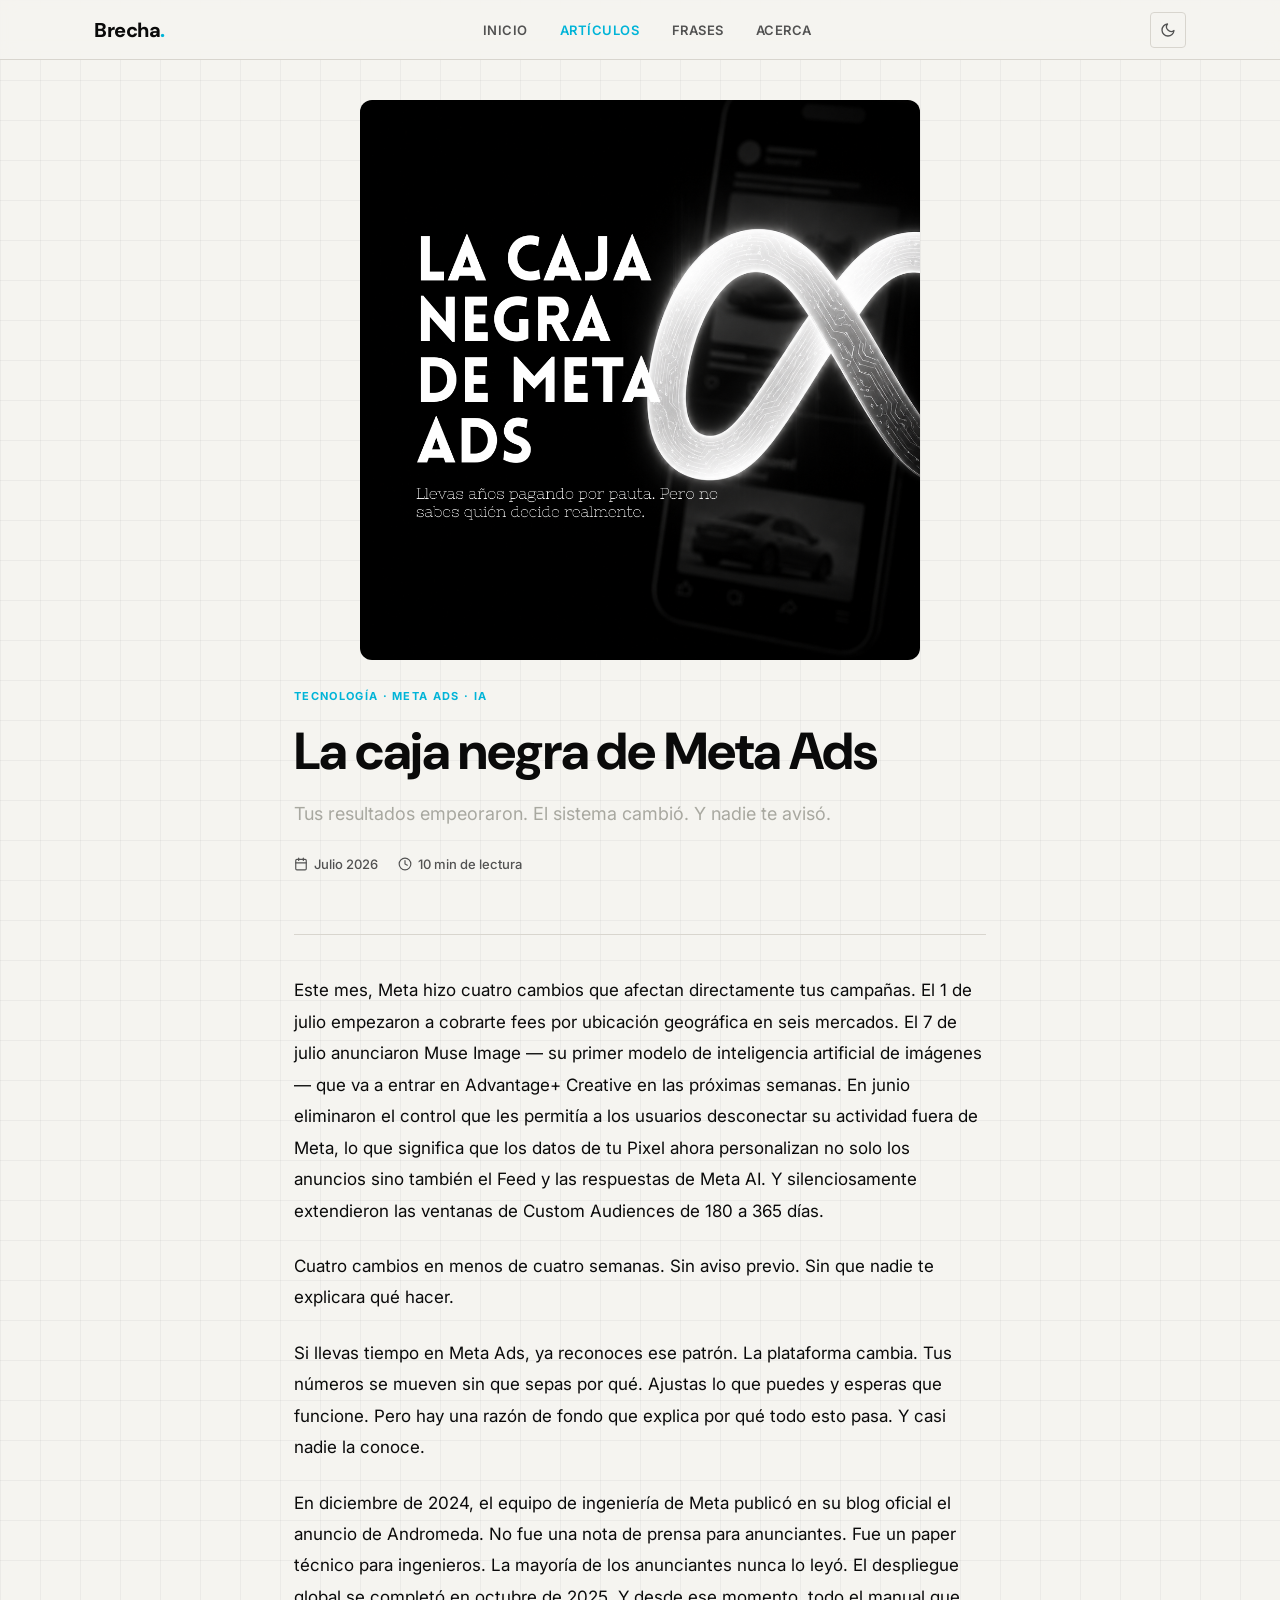
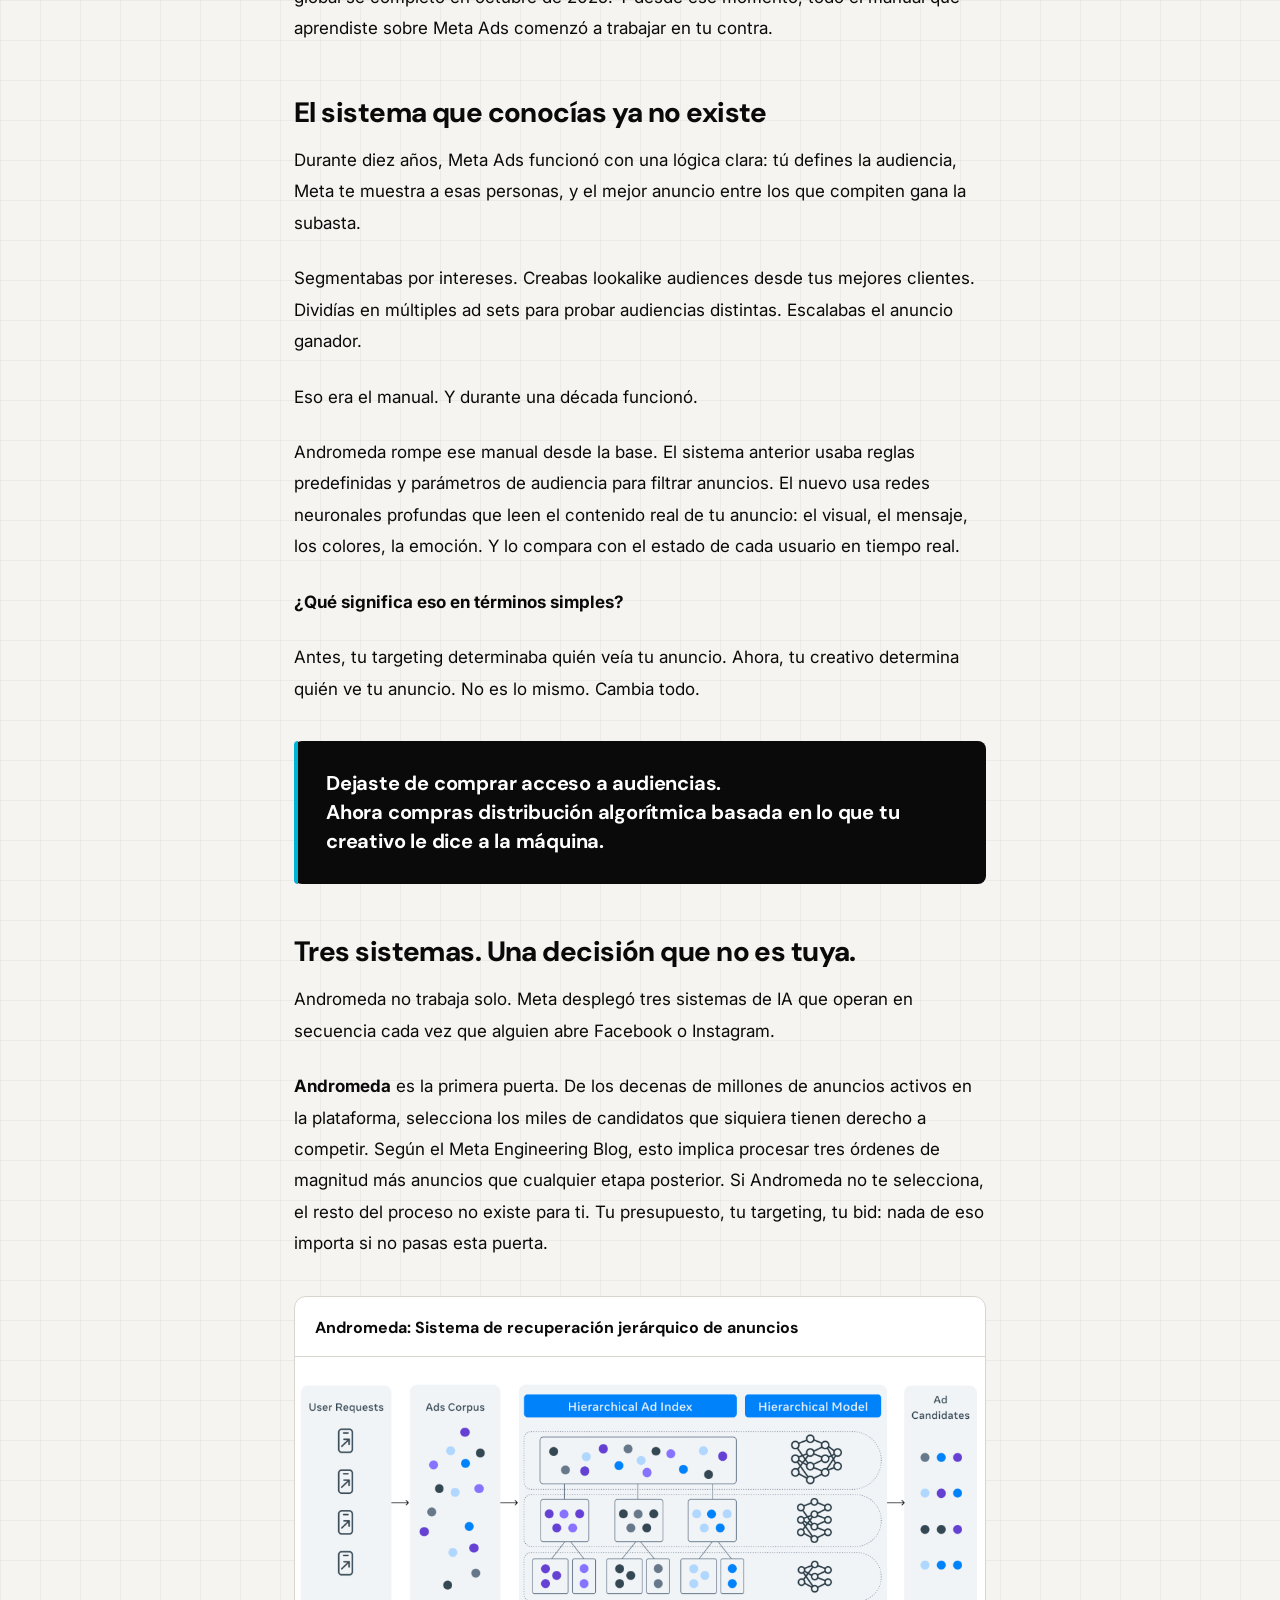
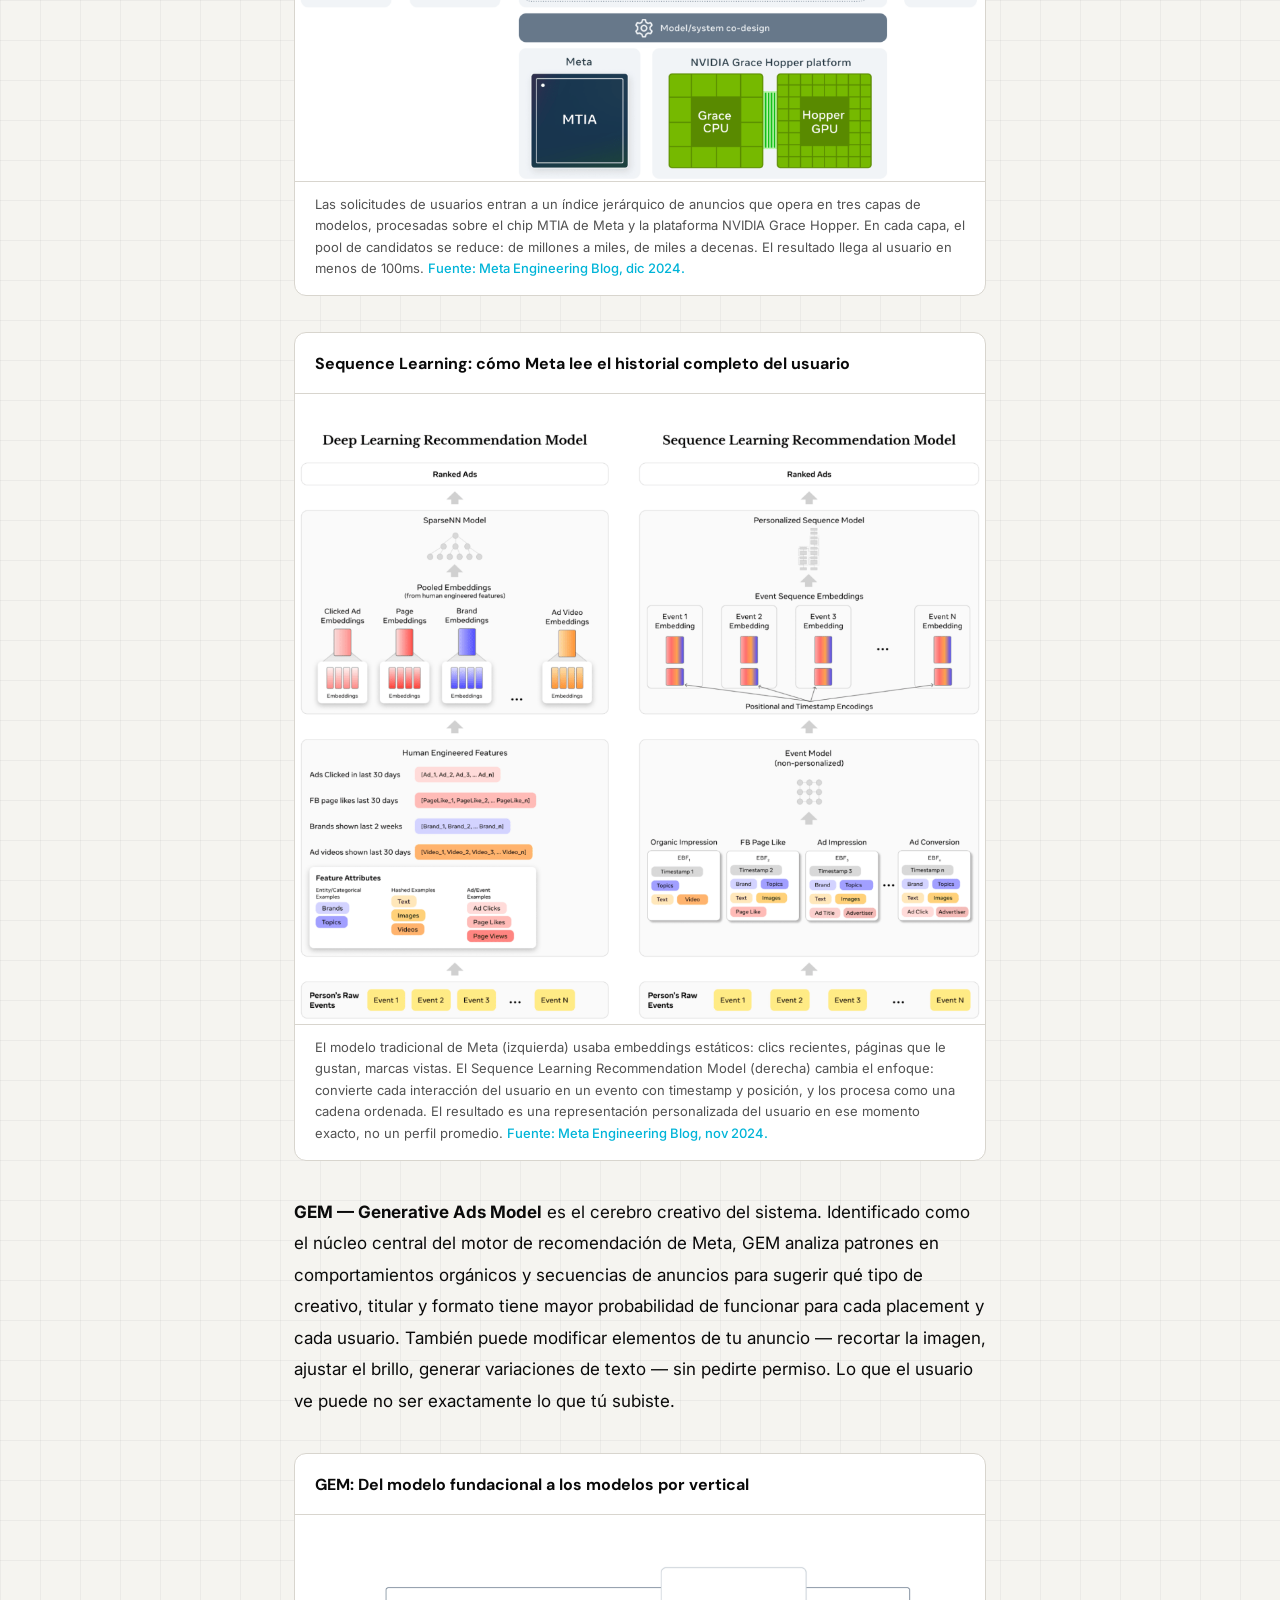
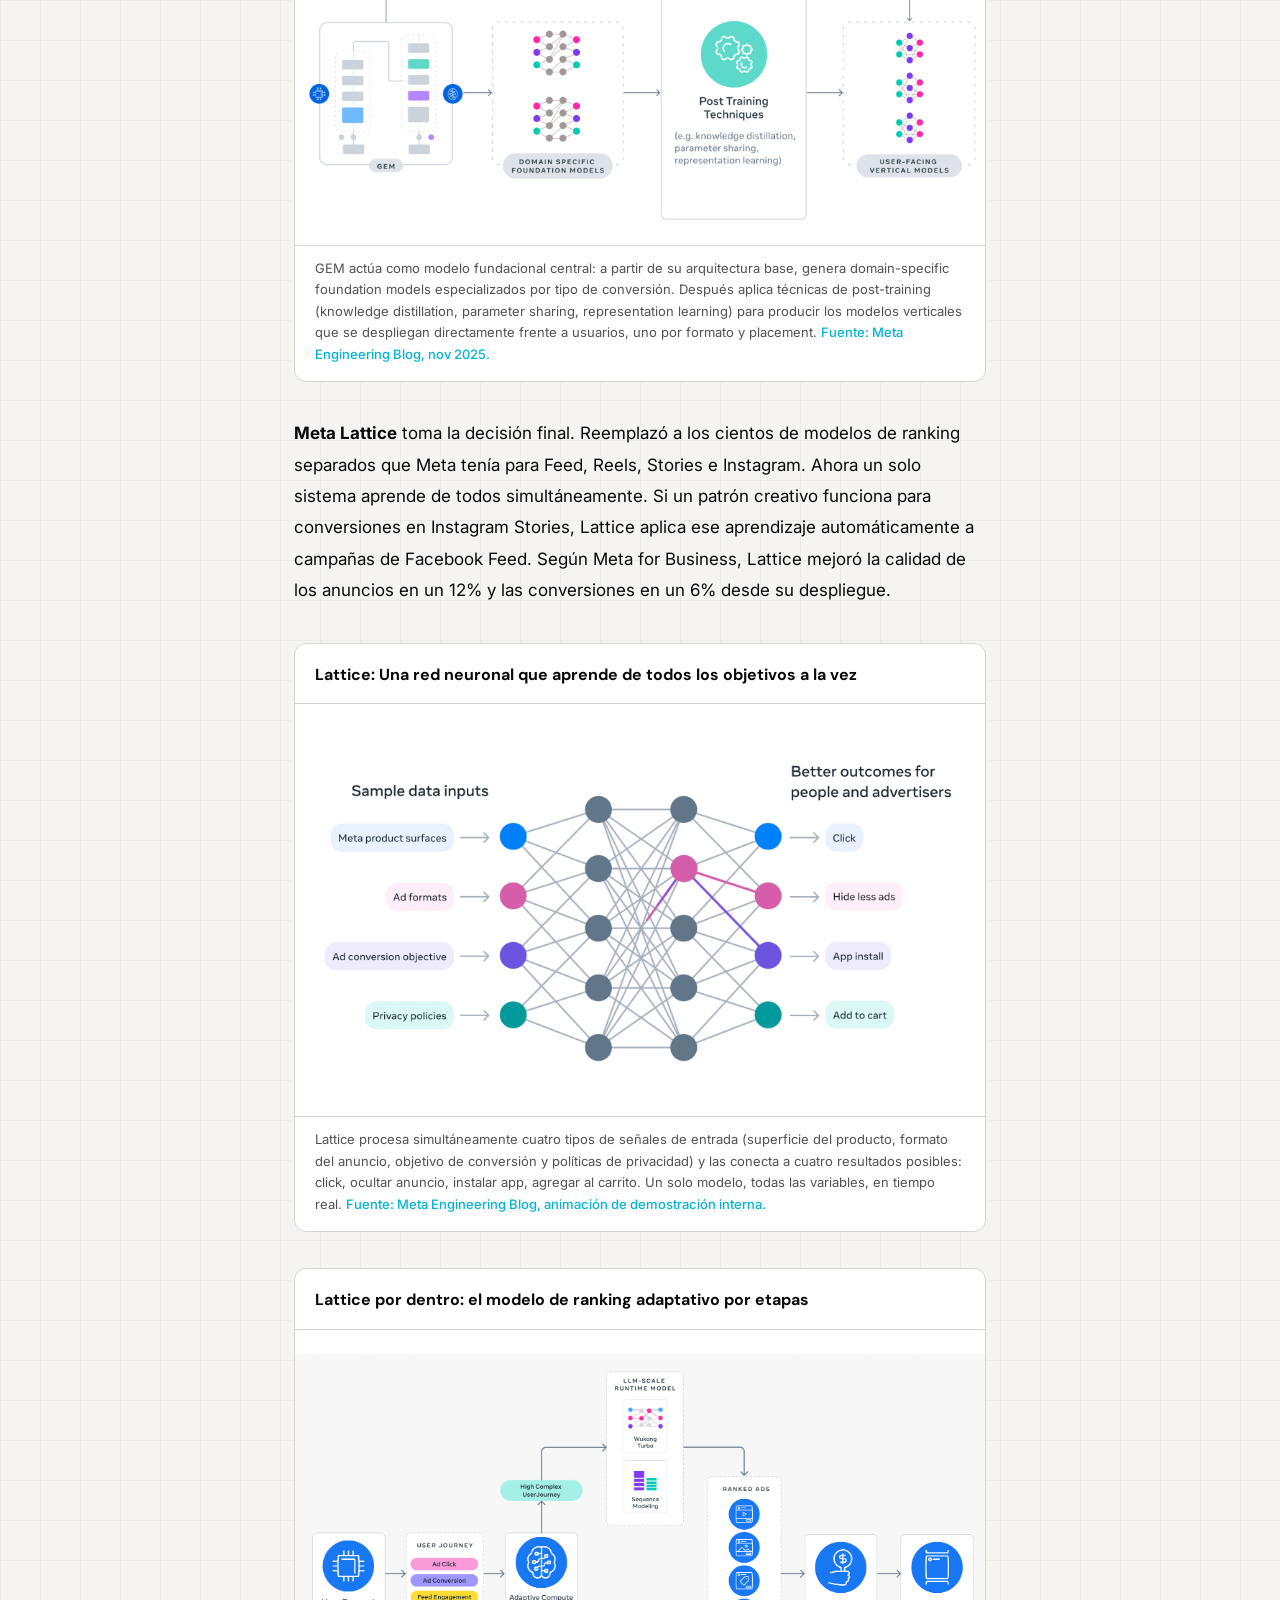
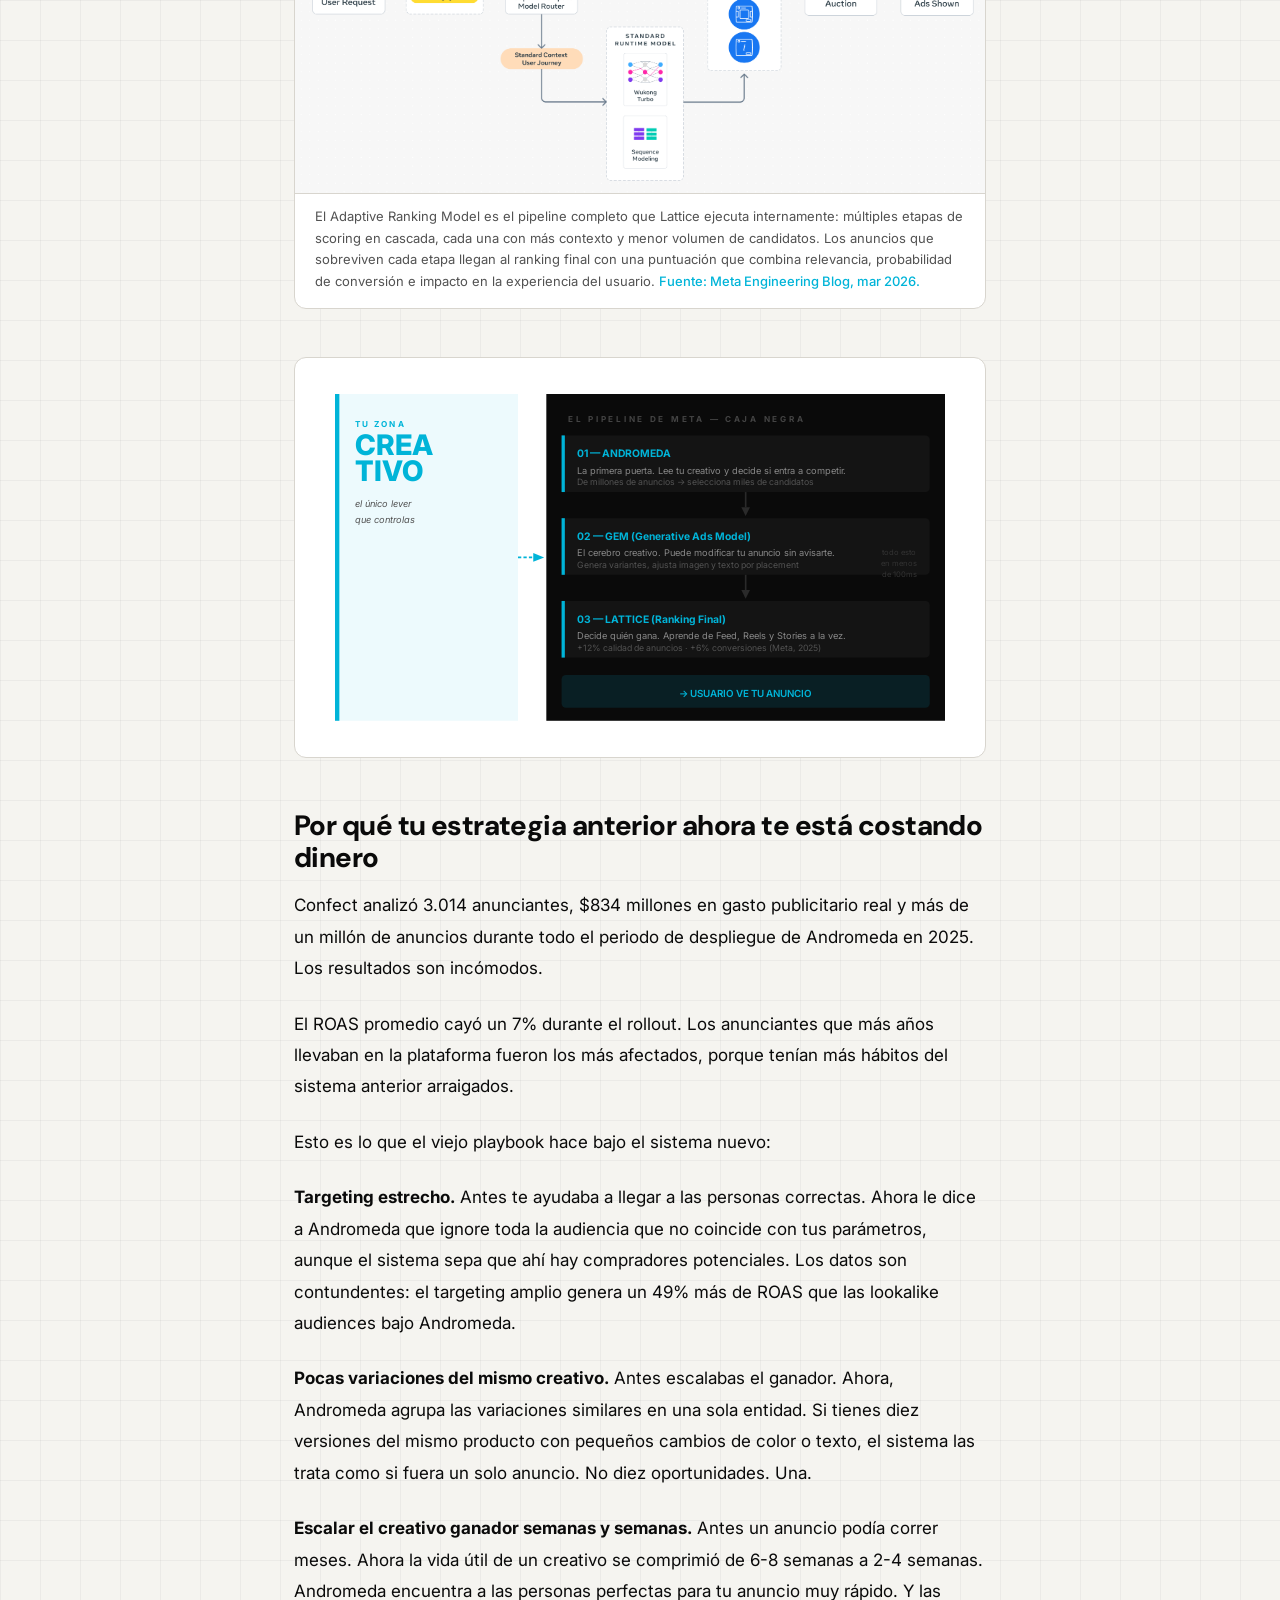
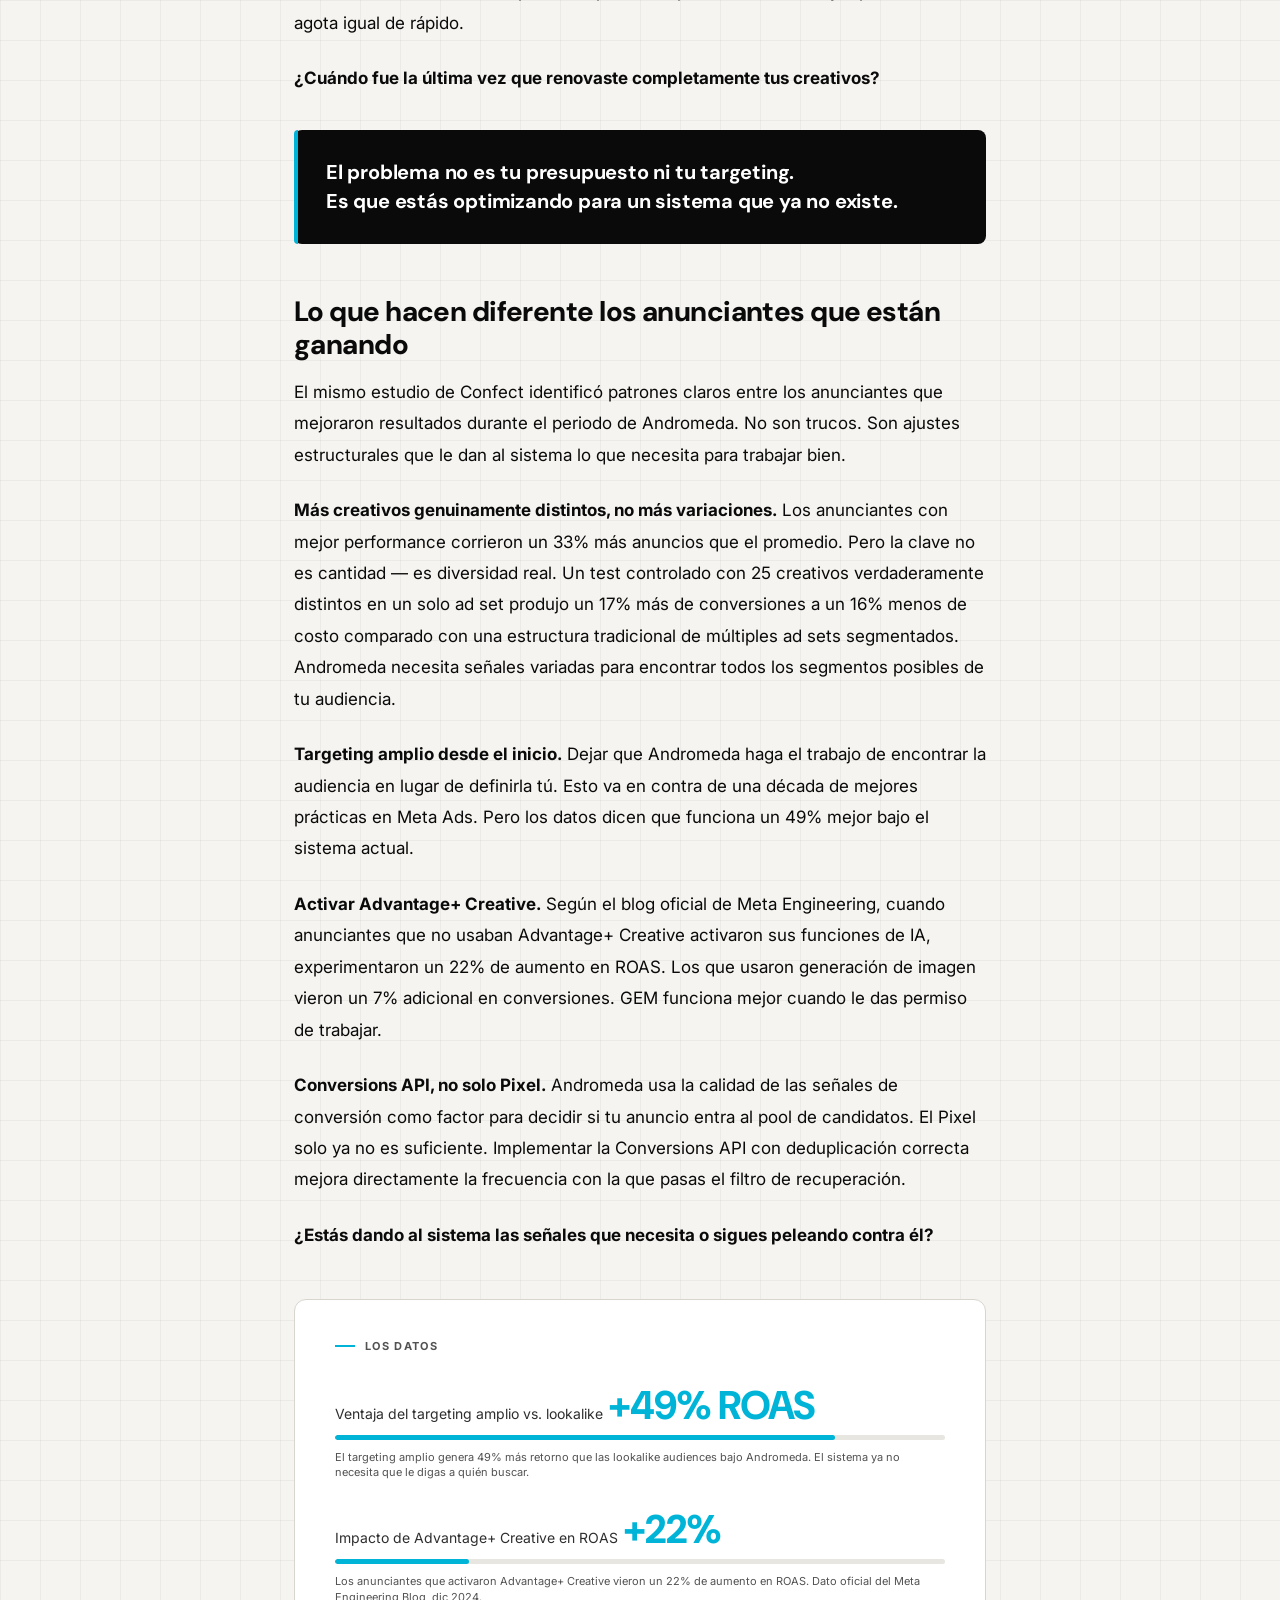
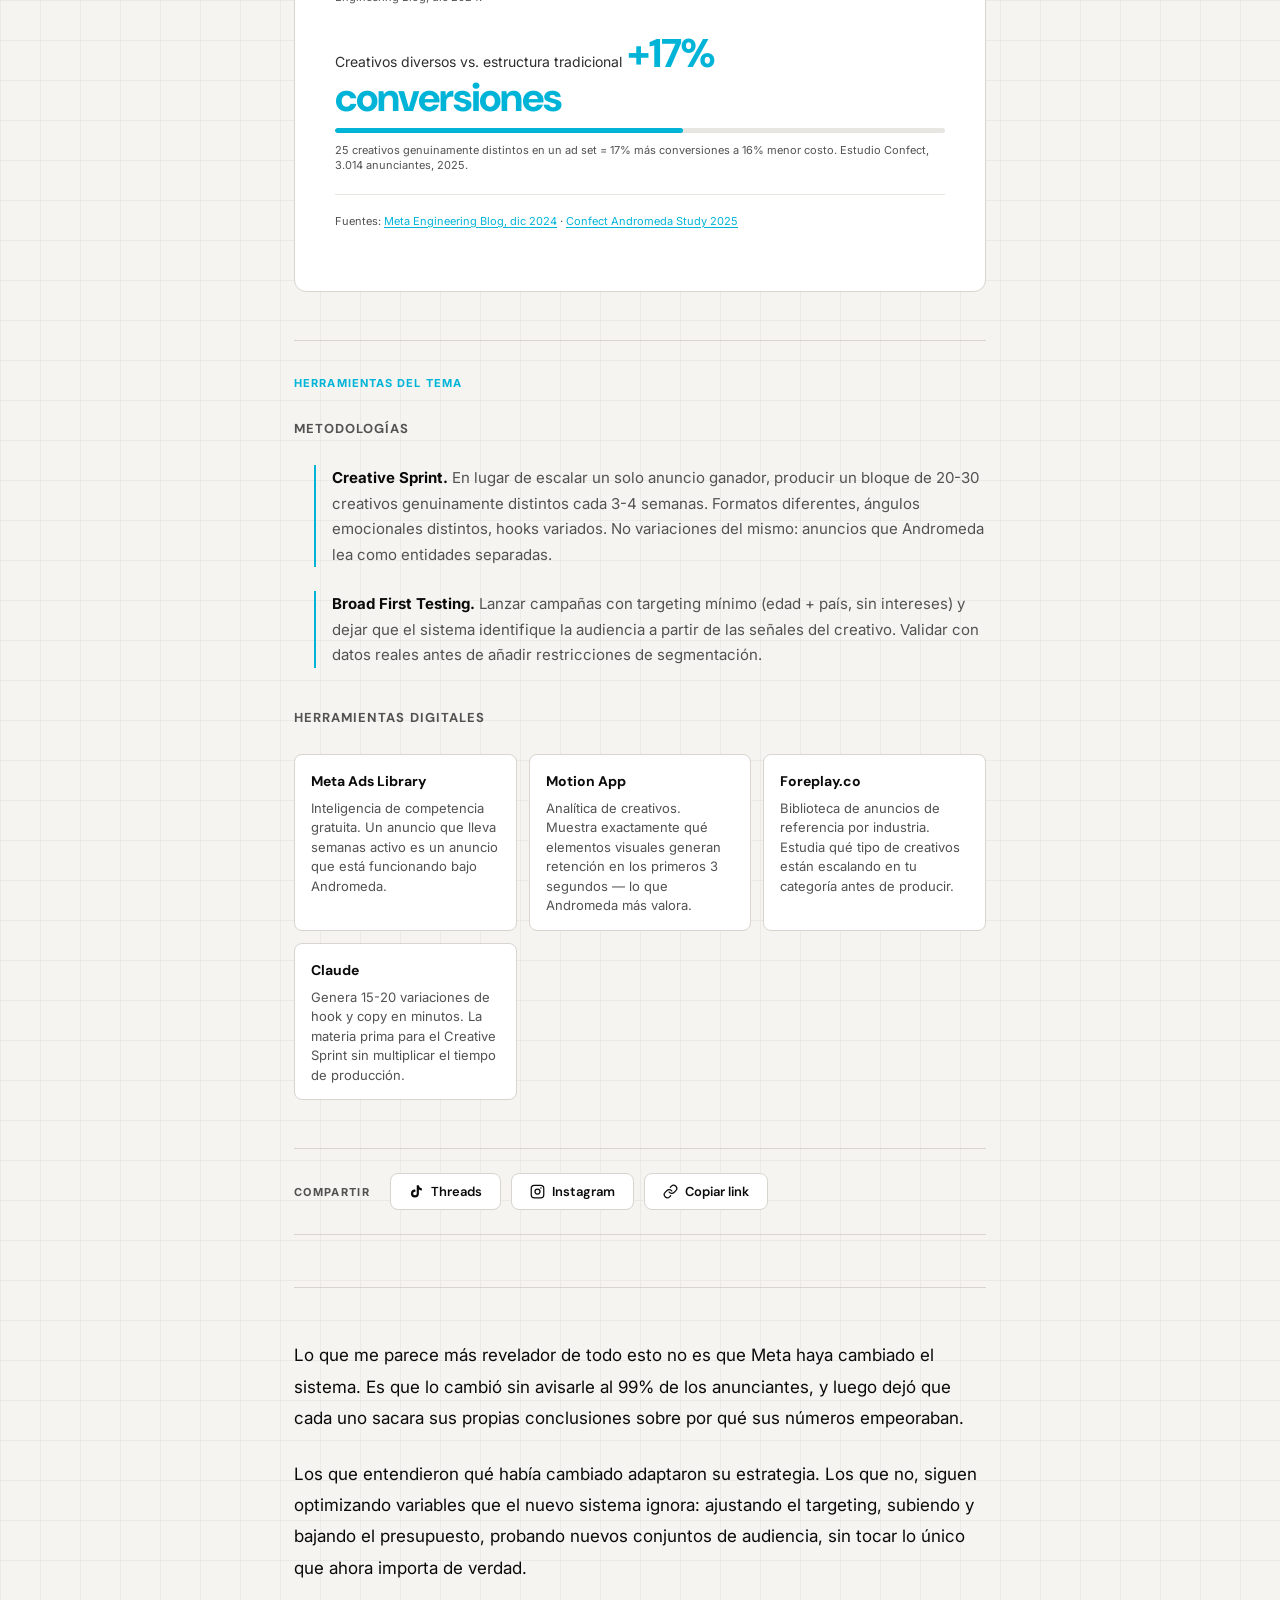
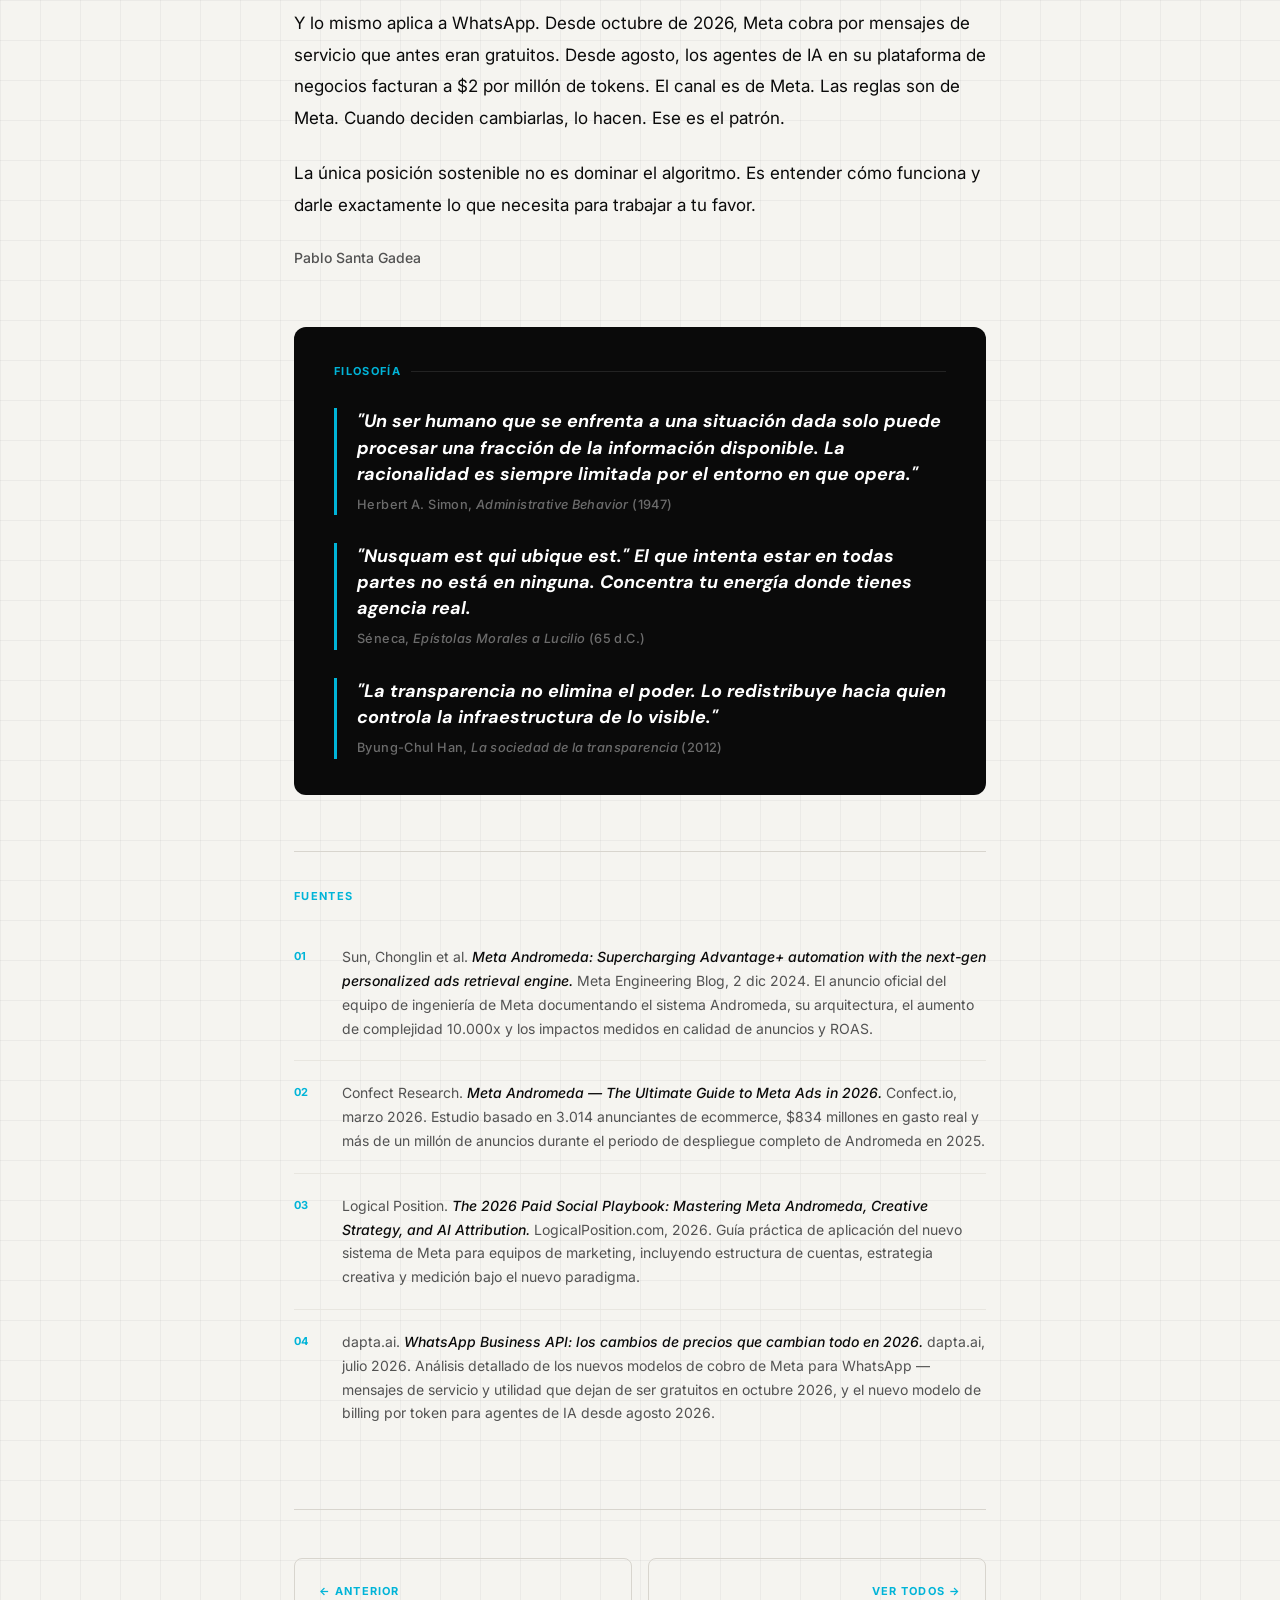
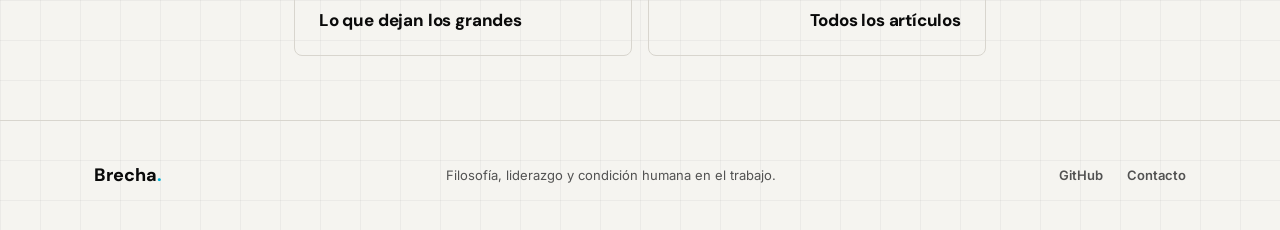
<file: posts/la-caja-negra-de-meta-ads.html>
<!DOCTYPE html>
<html lang="es">
<head>
  <meta charset="UTF-8" />
  <meta name="viewport" content="width=device-width, initial-scale=1.0" />
  <title>La caja negra de Meta Ads — Brecha</title>
  <meta name="description" content="Tus resultados en Meta Ads empeoraron y no sabes por qué. En octubre de 2025 Meta reemplazó todo el motor de anuncios sin avisarte. Aquí está lo que cambió." />
  <meta property="og:type" content="article" />
  <meta property="og:site_name" content="Brecha" />
  <meta property="og:url" content="https://thinking.zcod3.com/posts/la-caja-negra-de-meta-ads.html" />
  <meta property="og:title" content="La caja negra de Meta Ads" />
  <meta property="og:description" content="Desde octubre 2025, una IA decide quién ve tus anuncios antes de que tu presupuesto, tu targeting o tu bid entren en juego. Se llama Andromeda. Casi ningún anunciante lo sabe." />
  <meta property="og:image" content="https://thinking.zcod3.com/image/la-caja-negra-de-meta-ads.png" />
  <meta name="twitter:card" content="summary_large_image" />
  <meta name="twitter:title" content="La caja negra de Meta Ads" />
  <meta name="twitter:description" content="Desde octubre 2025, una IA decide quién ve tus anuncios antes de que tu presupuesto o targeting entren en juego. Se llama Andromeda. Casi ningún anunciante lo sabe." />
  <meta name="twitter:image" content="https://thinking.zcod3.com/image/la-caja-negra-de-meta-ads.png" />
  <link rel="preconnect" href="https://fonts.googleapis.com" />
  <link rel="preconnect" href="https://fonts.gstatic.com" crossorigin />
  <link href="https://fonts.googleapis.com/css2?family=DM+Sans:ital,opsz,wght@0,9..40,400;0,9..40,500;0,9..40,700;0,9..40,800;1,9..40,400&family=Inter:wght@300;400;500;600&display=swap" rel="stylesheet" />
  <link rel="stylesheet" href="../assets/css/style.css" />
  <script>(function(){var t=localStorage.getItem('brecha-theme');if(t)document.documentElement.setAttribute('data-theme',t);})();</script>
</head>
<body>

  <header class="site-header">
    <div class="container">
      <nav class="nav">
        <a href="../index.html" class="nav__logo">Brecha<span>.</span></a>
        <ul class="nav__links">
          <li><a href="../index.html">Inicio</a></li>
          <li><a href="../index.html#articulos" class="active">Artículos</a></li>
          <li><a href="../frases-fuertes.html">Frases</a></li>
          <li><a href="../index.html#acerca">Acerca</a></li>
        </ul>
        <button class="nav__hamburger" id="nav-hamburger" aria-label="Menú" aria-expanded="false">
          <svg class="icon-burger" width="18" height="18" viewBox="0 0 24 24" fill="none" stroke="currentColor" stroke-width="2.5" stroke-linecap="round"><line x1="3" y1="6" x2="21" y2="6"/><line x1="3" y1="12" x2="21" y2="12"/><line x1="3" y1="18" x2="21" y2="18"/></svg>
          <svg class="icon-close" width="18" height="18" viewBox="0 0 24 24" fill="none" stroke="currentColor" stroke-width="2.5" stroke-linecap="round"><line x1="18" y1="6" x2="6" y2="18"/><line x1="6" y1="6" x2="18" y2="18"/></svg>
        </button>
        <button class="theme-toggle" id="theme-toggle" aria-label="Cambiar tema">
          <svg class="icon-moon" width="16" height="16" viewBox="0 0 24 24" fill="none" stroke="currentColor" stroke-width="2" stroke-linecap="round" stroke-linejoin="round"><path d="M21 12.79A9 9 0 1 1 11.21 3 7 7 0 0 0 21 12.79z"/></svg>
          <svg class="icon-sun" width="16" height="16" viewBox="0 0 24 24" fill="none" stroke="currentColor" stroke-width="2" stroke-linecap="round" stroke-linejoin="round"><circle cx="12" cy="12" r="5"/><line x1="12" y1="1" x2="12" y2="3"/><line x1="12" y1="21" x2="12" y2="23"/><line x1="4.22" y1="4.22" x2="5.64" y2="5.64"/><line x1="18.36" y1="18.36" x2="19.78" y2="19.78"/><line x1="1" y1="12" x2="3" y2="12"/><line x1="21" y1="12" x2="23" y2="12"/><line x1="4.22" y1="19.78" x2="5.64" y2="18.36"/><line x1="18.36" y1="5.64" x2="19.78" y2="4.22"/></svg>
        </button>
      </nav>
    </div>
  </header>

  <main>
    <div class="container container--narrow">
      <header class="post-header">
        <div class="post-header__cover">
          <img src="../image/la-caja-negra-de-meta-ads.png" alt="La caja negra de Meta Ads" />
        </div>
        <span class="post-header__tag">Tecnología · Meta Ads · IA</span>
        <h1 class="post-header__title">La caja negra de Meta Ads</h1>
        <p class="post-header__subtitle">
          Tus resultados empeoraron. El sistema cambió. Y nadie te avisó.
        </p>
        <div class="post-header__meta">
          <span class="post-header__meta-item">
            <svg xmlns="http://www.w3.org/2000/svg" width="14" height="14" viewBox="0 0 24 24" fill="none" stroke="currentColor" stroke-width="2" stroke-linecap="round" stroke-linejoin="round"><rect x="3" y="4" width="18" height="18" rx="2" ry="2"/><line x1="16" y1="2" x2="16" y2="6"/><line x1="8" y1="2" x2="8" y2="6"/><line x1="3" y1="10" x2="21" y2="10"/></svg>
            Julio 2026
          </span>
          <span class="post-header__meta-item">
            <svg xmlns="http://www.w3.org/2000/svg" width="14" height="14" viewBox="0 0 24 24" fill="none" stroke="currentColor" stroke-width="2" stroke-linecap="round" stroke-linejoin="round"><circle cx="12" cy="12" r="10"/><polyline points="12 6 12 12 16 14"/></svg>
            10 min de lectura
          </span>
        </div>
      </header>
    </div>

    <div class="container container--narrow">
      <article class="post-body">

        <p>Este mes, Meta hizo cuatro cambios que afectan directamente tus campañas. El 1 de julio empezaron a cobrarte fees por ubicación geográfica en seis mercados. El 7 de julio anunciaron Muse Image — su primer modelo de inteligencia artificial de imágenes — que va a entrar en Advantage+ Creative en las próximas semanas. En junio eliminaron el control que les permitía a los usuarios desconectar su actividad fuera de Meta, lo que significa que los datos de tu Pixel ahora personalizan no solo los anuncios sino también el Feed y las respuestas de Meta AI. Y silenciosamente extendieron las ventanas de Custom Audiences de 180 a 365 días.</p>

        <p>Cuatro cambios en menos de cuatro semanas. Sin aviso previo. Sin que nadie te explicara qué hacer.</p>

        <p>Si llevas tiempo en Meta Ads, ya reconoces ese patrón. La plataforma cambia. Tus números se mueven sin que sepas por qué. Ajustas lo que puedes y esperas que funcione. Pero hay una razón de fondo que explica por qué todo esto pasa. Y casi nadie la conoce.</p>

        <p>En diciembre de 2024, el equipo de ingeniería de Meta publicó en su blog oficial el anuncio de Andromeda. No fue una nota de prensa para anunciantes. Fue un paper técnico para ingenieros. La mayoría de los anunciantes nunca lo leyó. El despliegue global se completó en octubre de 2025. Y desde ese momento, todo el manual que aprendiste sobre Meta Ads comenzó a trabajar en tu contra.</p>

        <h2>El sistema que conocías ya no existe</h2>

        <p>Durante diez años, Meta Ads funcionó con una lógica clara: tú defines la audiencia, Meta te muestra a esas personas, y el mejor anuncio entre los que compiten gana la subasta.</p>

        <p>Segmentabas por intereses. Creabas lookalike audiences desde tus mejores clientes. Dividías en múltiples ad sets para probar audiencias distintas. Escalabas el anuncio ganador.</p>

        <p>Eso era el manual. Y durante una década funcionó.</p>

        <p>Andromeda rompe ese manual desde la base. El sistema anterior usaba reglas predefinidas y parámetros de audiencia para filtrar anuncios. El nuevo usa redes neuronales profundas que leen el contenido real de tu anuncio: el visual, el mensaje, los colores, la emoción. Y lo compara con el estado de cada usuario en tiempo real.</p>

        <p><strong>¿Qué significa eso en términos simples?</strong></p>

        <p>Antes, tu targeting determinaba quién veía tu anuncio. Ahora, tu creativo determina quién ve tu anuncio. No es lo mismo. Cambia todo.</p>

        <blockquote>Dejaste de comprar acceso a audiencias.<br/>Ahora compras distribución algorítmica basada en lo que tu creativo le dice a la máquina.</blockquote>

        <h2>Tres sistemas. Una decisión que no es tuya.</h2>

        <p>Andromeda no trabaja solo. Meta desplegó tres sistemas de IA que operan en secuencia cada vez que alguien abre Facebook o Instagram.</p>

        <p><strong>Andromeda</strong> es la primera puerta. De los decenas de millones de anuncios activos en la plataforma, selecciona los miles de candidatos que siquiera tienen derecho a competir. Según el Meta Engineering Blog, esto implica procesar tres órdenes de magnitud más anuncios que cualquier etapa posterior. Si Andromeda no te selecciona, el resto del proceso no existe para ti. Tu presupuesto, tu targeting, tu bid: nada de eso importa si no pasas esta puerta.</p>

        <figure class="post-diagram">
          <p class="post-diagram__title">Andromeda: Sistema de recuperación jerárquico de anuncios</p>
          <img src="../image/meta-andromeda-diagram.png" alt="Diagrama oficial de Meta Andromeda — índice jerárquico de anuncios sobre hardware MTIA y NVIDIA Grace Hopper" loading="lazy" />
          <figcaption class="post-diagram__caption">
            Las solicitudes de usuarios entran a un índice jerárquico de anuncios que opera en tres capas de modelos, procesadas sobre el chip MTIA de Meta y la plataforma NVIDIA Grace Hopper. En cada capa, el pool de candidatos se reduce: de millones a miles, de miles a decenas. El resultado llega al usuario en menos de 100ms. <em>Fuente: Meta Engineering Blog, dic 2024.</em>
          </figcaption>
        </figure>

        <figure class="post-diagram">
          <p class="post-diagram__title">Sequence Learning: cómo Meta lee el historial completo del usuario</p>
          <img src="../image/meta-sequence-learning-diagram.png" alt="Diagrama de Sequence Learning Recommendation Model de Meta — comparación con el modelo de Deep Learning tradicional" loading="lazy" />
          <figcaption class="post-diagram__caption">
            El modelo tradicional de Meta (izquierda) usaba embeddings estáticos: clics recientes, páginas que le gustan, marcas vistas. El Sequence Learning Recommendation Model (derecha) cambia el enfoque: convierte cada interacción del usuario en un evento con timestamp y posición, y los procesa como una cadena ordenada. El resultado es una representación personalizada del usuario en ese momento exacto, no un perfil promedio. <em>Fuente: Meta Engineering Blog, nov 2024.</em>
          </figcaption>
        </figure>

        <p><strong>GEM — Generative Ads Model</strong> es el cerebro creativo del sistema. Identificado como el núcleo central del motor de recomendación de Meta, GEM analiza patrones en comportamientos orgánicos y secuencias de anuncios para sugerir qué tipo de creativo, titular y formato tiene mayor probabilidad de funcionar para cada placement y cada usuario. También puede modificar elementos de tu anuncio — recortar la imagen, ajustar el brillo, generar variaciones de texto — sin pedirte permiso. Lo que el usuario ve puede no ser exactamente lo que tú subiste.</p>

        <figure class="post-diagram">
          <p class="post-diagram__title">GEM: Del modelo fundacional a los modelos por vertical</p>
          <img src="../image/meta-gem-diagram.png" alt="Diagrama oficial de Meta GEM — Generative Ads Model y su pipeline de foundation models a modelos verticales" loading="lazy" />
          <figcaption class="post-diagram__caption">
            GEM actúa como modelo fundacional central: a partir de su arquitectura base, genera domain-specific foundation models especializados por tipo de conversión. Después aplica técnicas de post-training (knowledge distillation, parameter sharing, representation learning) para producir los modelos verticales que se despliegan directamente frente a usuarios, uno por formato y placement. <em>Fuente: Meta Engineering Blog, nov 2025.</em>
          </figcaption>
        </figure>

        <p><strong>Meta Lattice</strong> toma la decisión final. Reemplazó a los cientos de modelos de ranking separados que Meta tenía para Feed, Reels, Stories e Instagram. Ahora un solo sistema aprende de todos simultáneamente. Si un patrón creativo funciona para conversiones en Instagram Stories, Lattice aplica ese aprendizaje automáticamente a campañas de Facebook Feed. Según Meta for Business, Lattice mejoró la calidad de los anuncios en un 12% y las conversiones en un 6% desde su despliegue.</p>

        <figure class="post-diagram">
          <p class="post-diagram__title">Lattice: Una red neuronal que aprende de todos los objetivos a la vez</p>
          <img src="../image/meta-lattice-diagram.png" alt="Diagrama oficial de Meta Lattice — red neuronal unificada con múltiples entradas y objetivos de negocio" loading="lazy" />
          <figcaption class="post-diagram__caption">
            Lattice procesa simultáneamente cuatro tipos de señales de entrada (superficie del producto, formato del anuncio, objetivo de conversión y políticas de privacidad) y las conecta a cuatro resultados posibles: click, ocultar anuncio, instalar app, agregar al carrito. Un solo modelo, todas las variables, en tiempo real. <em>Fuente: Meta Engineering Blog, animación de demostración interna.</em>
          </figcaption>
        </figure>

        <figure class="post-diagram">
          <p class="post-diagram__title">Lattice por dentro: el modelo de ranking adaptativo por etapas</p>
          <img src="../image/meta-adaptive-ranking-diagram.png" alt="Diagrama oficial de Meta Adaptive Ranking Model — pipeline de ranking adaptativo por etapas" loading="lazy" />
          <figcaption class="post-diagram__caption">
            El Adaptive Ranking Model es el pipeline completo que Lattice ejecuta internamente: múltiples etapas de scoring en cascada, cada una con más contexto y menor volumen de candidatos. Los anuncios que sobreviven cada etapa llegan al ranking final con una puntuación que combina relevancia, probabilidad de conversión e impacto en la experiencia del usuario. <em>Fuente: Meta Engineering Blog, mar 2026.</em>
          </figcaption>
        </figure>

        <div class="post-infographic">
          <svg viewBox="0 0 560 300" xmlns="http://www.w3.org/2000/svg" role="img" aria-label="Cómo funciona el pipeline de Meta Ads: de tu creativo al usuario">

            <!-- Panel izquierdo: TU ZONA -->
            <rect x="0" y="0" width="168" height="300" fill="#00B4D8" fill-opacity="0.07"/>
            <rect x="0" y="0" width="4" height="300" fill="#00B4D8"/>

            <text x="18" y="30" font-family="'Inter',sans-serif" font-size="7.5" font-weight="700" fill="#00B4D8" letter-spacing="2">TU ZONA</text>
            <text x="18" y="56" font-family="'Inter',sans-serif" font-size="26" font-weight="800" fill="#00B4D8">CREA</text>
            <text x="18" y="80" font-family="'Inter',sans-serif" font-size="26" font-weight="800" fill="#00B4D8">TIVO</text>
            <text x="18" y="104" font-family="'Inter',sans-serif" font-size="8.5" fill="#525252" font-style="italic">el único lever</text>
            <text x="18" y="118" font-family="'Inter',sans-serif" font-size="8.5" fill="#525252" font-style="italic">que controlas</text>

            <!-- Divider arrow -->
            <line x1="168" y1="150" x2="182" y2="150" stroke="#00B4D8" stroke-width="1.5" stroke-dasharray="3,2"/>
            <polygon points="182,146 192,150 182,154" fill="#00B4D8"/>

            <!-- Panel derecho: LA CAJA NEGRA -->
            <rect x="194" y="0" width="366" height="300" fill="#0A0A0A"/>

            <text x="214" y="26" font-family="'Inter',sans-serif" font-size="7.5" font-weight="700" fill="#444" letter-spacing="2.5">EL PIPELINE DE META — CAJA NEGRA</text>

            <!-- Sistema 01: ANDROMEDA -->
            <rect x="208" y="38" width="338" height="52" rx="4" fill="#141414"/>
            <rect x="208" y="38" width="3" height="52" rx="0" fill="#00B4D8"/>
            <text x="222" y="58" font-family="'Inter',sans-serif" font-size="9.5" font-weight="700" fill="#00B4D8">01 — ANDROMEDA</text>
            <text x="222" y="73" font-family="'Inter',sans-serif" font-size="8.5" fill="#888">La primera puerta. Lee tu creativo y decide si entra a competir.</text>
            <text x="222" y="84" font-family="'Inter',sans-serif" font-size="8" fill="#525252">De millones de anuncios → selecciona miles de candidatos</text>

            <!-- Arrow 1→2 -->
            <line x1="377" y1="90" x2="377" y2="104" stroke="#2a2a2a" stroke-width="1.5"/>
            <polygon points="373,104 377,112 381,104" fill="#2a2a2a"/>

            <!-- Sistema 02: GEM -->
            <rect x="208" y="114" width="338" height="52" rx="4" fill="#141414"/>
            <rect x="208" y="114" width="3" height="52" rx="0" fill="#00B4D8"/>
            <text x="222" y="134" font-family="'Inter',sans-serif" font-size="9.5" font-weight="700" fill="#00B4D8">02 — GEM (Generative Ads Model)</text>
            <text x="222" y="149" font-family="'Inter',sans-serif" font-size="8.5" fill="#888">El cerebro creativo. Puede modificar tu anuncio sin avisarte.</text>
            <text x="222" y="160" font-family="'Inter',sans-serif" font-size="8" fill="#525252">Genera variantes, ajusta imagen y texto por placement</text>

            <!-- Arrow 2→3 -->
            <line x1="377" y1="166" x2="377" y2="180" stroke="#2a2a2a" stroke-width="1.5"/>
            <polygon points="373,180 377,188 381,180" fill="#2a2a2a"/>

            <!-- Sistema 03: LATTICE -->
            <rect x="208" y="190" width="338" height="52" rx="4" fill="#141414"/>
            <rect x="208" y="190" width="3" height="52" rx="0" fill="#00B4D8"/>
            <text x="222" y="210" font-family="'Inter',sans-serif" font-size="9.5" font-weight="700" fill="#00B4D8">03 — LATTICE (Ranking Final)</text>
            <text x="222" y="225" font-family="'Inter',sans-serif" font-size="8.5" fill="#888">Decide quién gana. Aprende de Feed, Reels y Stories a la vez.</text>
            <text x="222" y="236" font-family="'Inter',sans-serif" font-size="8" fill="#525252">+12% calidad de anuncios · +6% conversiones (Meta, 2025)</text>

            <!-- Output -->
            <rect x="208" y="258" width="338" height="30" rx="4" fill="#00B4D8" fill-opacity="0.12"/>
            <text x="377" y="278" font-family="'Inter',sans-serif" font-size="9" font-weight="600" fill="#00B4D8" text-anchor="middle">→ USUARIO VE TU ANUNCIO</text>

            <!-- Etiqueta tiempo -->
            <text x="518" y="148" font-family="'Inter',sans-serif" font-size="7" fill="#333" text-anchor="middle">todo esto</text>
            <text x="518" y="158" font-family="'Inter',sans-serif" font-size="7" fill="#333" text-anchor="middle">en menos</text>
            <text x="518" y="168" font-family="'Inter',sans-serif" font-size="7" fill="#333" text-anchor="middle">de 100ms</text>

          </svg>
        </div>

        <h2>Por qué tu estrategia anterior ahora te está costando dinero</h2>

        <p>Confect analizó 3.014 anunciantes, $834 millones en gasto publicitario real y más de un millón de anuncios durante todo el periodo de despliegue de Andromeda en 2025. Los resultados son incómodos.</p>

        <p>El ROAS promedio cayó un 7% durante el rollout. Los anunciantes que más años llevaban en la plataforma fueron los más afectados, porque tenían más hábitos del sistema anterior arraigados.</p>

        <p>Esto es lo que el viejo playbook hace bajo el sistema nuevo:</p>

        <p><strong>Targeting estrecho.</strong> Antes te ayudaba a llegar a las personas correctas. Ahora le dice a Andromeda que ignore toda la audiencia que no coincide con tus parámetros, aunque el sistema sepa que ahí hay compradores potenciales. Los datos son contundentes: el targeting amplio genera un 49% más de ROAS que las lookalike audiences bajo Andromeda.</p>

        <p><strong>Pocas variaciones del mismo creativo.</strong> Antes escalabas el ganador. Ahora, Andromeda agrupa las variaciones similares en una sola entidad. Si tienes diez versiones del mismo producto con pequeños cambios de color o texto, el sistema las trata como si fuera un solo anuncio. No diez oportunidades. Una.</p>

        <p><strong>Escalar el creativo ganador semanas y semanas.</strong> Antes un anuncio podía correr meses. Ahora la vida útil de un creativo se comprimió de 6-8 semanas a 2-4 semanas. Andromeda encuentra a las personas perfectas para tu anuncio muy rápido. Y las agota igual de rápido.</p>

        <p><strong>¿Cuándo fue la última vez que renovaste completamente tus creativos?</strong></p>

        <blockquote>El problema no es tu presupuesto ni tu targeting.<br/>Es que estás optimizando para un sistema que ya no existe.</blockquote>

        <h2>Lo que hacen diferente los anunciantes que están ganando</h2>

        <p>El mismo estudio de Confect identificó patrones claros entre los anunciantes que mejoraron resultados durante el periodo de Andromeda. No son trucos. Son ajustes estructurales que le dan al sistema lo que necesita para trabajar bien.</p>

        <p><strong>Más creativos genuinamente distintos, no más variaciones.</strong> Los anunciantes con mejor performance corrieron un 33% más anuncios que el promedio. Pero la clave no es cantidad — es diversidad real. Un test controlado con 25 creativos verdaderamente distintos en un solo ad set produjo un 17% más de conversiones a un 16% menos de costo comparado con una estructura tradicional de múltiples ad sets segmentados. Andromeda necesita señales variadas para encontrar todos los segmentos posibles de tu audiencia.</p>

        <p><strong>Targeting amplio desde el inicio.</strong> Dejar que Andromeda haga el trabajo de encontrar la audiencia en lugar de definirla tú. Esto va en contra de una década de mejores prácticas en Meta Ads. Pero los datos dicen que funciona un 49% mejor bajo el sistema actual.</p>

        <p><strong>Activar Advantage+ Creative.</strong> Según el blog oficial de Meta Engineering, cuando anunciantes que no usaban Advantage+ Creative activaron sus funciones de IA, experimentaron un 22% de aumento en ROAS. Los que usaron generación de imagen vieron un 7% adicional en conversiones. GEM funciona mejor cuando le das permiso de trabajar.</p>

        <p><strong>Conversions API, no solo Pixel.</strong> Andromeda usa la calidad de las señales de conversión como factor para decidir si tu anuncio entra al pool de candidatos. El Pixel solo ya no es suficiente. Implementar la Conversions API con deduplicación correcta mejora directamente la frecuencia con la que pasas el filtro de recuperación.</p>

        <p><strong>¿Estás dando al sistema las señales que necesita o sigues peleando contra él?</strong></p>

        <div class="post-data post-data--bars">
          <span class="post-data__label">Los datos</span>
          <div class="post-data__grid">

            <div class="post-data__bar-item">
              <div class="post-data__bar-header">
                <span class="post-data__bar-label">Ventaja del targeting amplio vs. lookalike</span>
                <span class="post-data__bar-value">+49% ROAS</span>
              </div>
              <div class="post-data__bar-track">
                <div class="post-data__bar-fill" style="width: 82%"></div>
              </div>
              <span class="post-data__bar-desc">El targeting amplio genera 49% más retorno que las lookalike audiences bajo Andromeda. El sistema ya no necesita que le digas a quién buscar.</span>
            </div>

            <div class="post-data__bar-item">
              <div class="post-data__bar-header">
                <span class="post-data__bar-label">Impacto de Advantage+ Creative en ROAS</span>
                <span class="post-data__bar-value">+22%</span>
              </div>
              <div class="post-data__bar-track">
                <div class="post-data__bar-fill" style="width: 22%"></div>
              </div>
              <span class="post-data__bar-desc">Los anunciantes que activaron Advantage+ Creative vieron un 22% de aumento en ROAS. Dato oficial del Meta Engineering Blog, dic 2024.</span>
            </div>

            <div class="post-data__bar-item">
              <div class="post-data__bar-header">
                <span class="post-data__bar-label">Creativos diversos vs. estructura tradicional</span>
                <span class="post-data__bar-value">+17% conversiones</span>
              </div>
              <div class="post-data__bar-track">
                <div class="post-data__bar-fill" style="width: 57%"></div>
              </div>
              <span class="post-data__bar-desc">25 creativos genuinamente distintos en un ad set = 17% más conversiones a 16% menor costo. Estudio Confect, 3.014 anunciantes, 2025.</span>
            </div>

          </div>
          <p class="post-data__source">Fuentes:
            <a href="https://engineering.fb.com/2024/12/02/production-engineering/meta-andromeda-advantage-automation-next-gen-personalized-ads-retrieval-engine/" target="_blank" rel="noopener">Meta Engineering Blog, dic 2024</a> ·
            <a href="https://confect.io/tactics/meta-andromeda-2026" target="_blank" rel="noopener">Confect Andromeda Study 2025</a>
          </p>
        </div>

        <div class="post-tools">
          <span class="post-tools__label">Herramientas del tema</span>

          <div class="post-tools__group">
            <p class="post-tools__group-title">Metodologías</p>
            <ul class="post-tools__list">
              <li class="post-tools__item">
                <strong>Creative Sprint.</strong> En lugar de escalar un solo anuncio ganador, producir un bloque de 20-30 creativos genuinamente distintos cada 3-4 semanas. Formatos diferentes, ángulos emocionales distintos, hooks variados. No variaciones del mismo: anuncios que Andromeda lea como entidades separadas.
              </li>
              <li class="post-tools__item">
                <strong>Broad First Testing.</strong> Lanzar campañas con targeting mínimo (edad + país, sin intereses) y dejar que el sistema identifique la audiencia a partir de las señales del creativo. Validar con datos reales antes de añadir restricciones de segmentación.
              </li>
            </ul>
          </div>

          <div class="post-tools__group">
            <p class="post-tools__group-title">Herramientas digitales</p>
            <div class="post-tools__grid">
              <div class="post-tools__tool">
                <span class="post-tools__tool-name">Meta Ads Library</span>
                <span class="post-tools__tool-use">Inteligencia de competencia gratuita. Un anuncio que lleva semanas activo es un anuncio que está funcionando bajo Andromeda.</span>
              </div>
              <div class="post-tools__tool">
                <span class="post-tools__tool-name">Motion App</span>
                <span class="post-tools__tool-use">Analítica de creativos. Muestra exactamente qué elementos visuales generan retención en los primeros 3 segundos — lo que Andromeda más valora.</span>
              </div>
              <div class="post-tools__tool">
                <span class="post-tools__tool-name">Foreplay.co</span>
                <span class="post-tools__tool-use">Biblioteca de anuncios de referencia por industria. Estudia qué tipo de creativos están escalando en tu categoría antes de producir.</span>
              </div>
              <div class="post-tools__tool">
                <span class="post-tools__tool-name">Claude</span>
                <span class="post-tools__tool-use">Genera 15-20 variaciones de hook y copy en minutos. La materia prima para el Creative Sprint sin multiplicar el tiempo de producción.</span>
              </div>
            </div>
          </div>
        </div>

        <div class="post-share">
          <span class="post-share__label">Compartir</span>
          <div class="post-share__buttons">
            <button class="share-btn" onclick="shareThreads()">
              <svg width="15" height="15" viewBox="0 0 24 24" fill="none" xmlns="http://www.w3.org/2000/svg"><path d="M19.59 6.69a4.83 4.83 0 01-3.77-4.25V2h-3.45v13.67a2.89 2.89 0 01-2.88 2.5 2.89 2.89 0 01-2.89-2.89 2.89 2.89 0 012.89-2.89c.28 0 .54.04.79.1V9.01a6.33 6.33 0 00-.79-.05 6.34 6.34 0 00-6.34 6.34 6.34 6.34 0 006.34 6.34 6.34 6.34 0 006.33-6.34V8.69a8.28 8.28 0 004.85 1.56V6.79a4.85 4.85 0 01-1.08-.1z" fill="currentColor"/></svg>
              Threads
            </button>
            <button class="share-btn" onclick="shareInstagram()">
              <svg width="15" height="15" viewBox="0 0 24 24" fill="none" stroke="currentColor" stroke-width="2" stroke-linecap="round" stroke-linejoin="round"><rect x="2" y="2" width="20" height="20" rx="5" ry="5"/><circle cx="12" cy="12" r="4"/><circle cx="17.5" cy="6.5" r="1.2" fill="currentColor" stroke="none"/></svg>
              Instagram
            </button>
            <button class="share-btn" onclick="copyLink()">
              <svg width="15" height="15" viewBox="0 0 24 24" fill="none" stroke="currentColor" stroke-width="2" stroke-linecap="round" stroke-linejoin="round"><path d="M10 13a5 5 0 0 0 7.54.54l3-3a5 5 0 0 0-7.07-7.07l-1.72 1.71"/><path d="M14 11a5 5 0 0 0-7.54-.54l-3 3a5 5 0 0 0 7.07 7.07l1.71-1.71"/></svg>
              Copiar link
            </button>
          </div>
        </div>

        <hr/>

        <p>Lo que me parece más revelador de todo esto no es que Meta haya cambiado el sistema. Es que lo cambió sin avisarle al 99% de los anunciantes, y luego dejó que cada uno sacara sus propias conclusiones sobre por qué sus números empeoraban.</p>

        <p>Los que entendieron qué había cambiado adaptaron su estrategia. Los que no, siguen optimizando variables que el nuevo sistema ignora: ajustando el targeting, subiendo y bajando el presupuesto, probando nuevos conjuntos de audiencia, sin tocar lo único que ahora importa de verdad.</p>

        <p>Y lo mismo aplica a WhatsApp. Desde octubre de 2026, Meta cobra por mensajes de servicio que antes eran gratuitos. Desde agosto, los agentes de IA en su plataforma de negocios facturan a $2 por millón de tokens. El canal es de Meta. Las reglas son de Meta. Cuando deciden cambiarlas, lo hacen. Ese es el patrón.</p>

        <p>La única posición sostenible no es dominar el algoritmo. Es entender cómo funciona y darle exactamente lo que necesita para trabajar a tu favor.</p>

        <p class="post-signature">Pablo Santa Gadea</p>

      </article>

      <div class="post-philosophy">
        <span class="post-philosophy__label">Filosofía</span>
        <div class="post-philosophy__item">
          <p class="post-philosophy__quote">"Un ser humano que se enfrenta a una situación dada solo puede procesar una fracción de la información disponible. La racionalidad es siempre limitada por el entorno en que opera."</p>
          <p class="post-philosophy__author">Herbert A. Simon, <em>Administrative Behavior</em> (1947)</p>
        </div>
        <div class="post-philosophy__item">
          <p class="post-philosophy__quote">"Nusquam est qui ubique est." El que intenta estar en todas partes no está en ninguna. Concentra tu energía donde tienes agencia real.</p>
          <p class="post-philosophy__author">Séneca, <em>Epístolas Morales a Lucilio</em> (65 d.C.)</p>
        </div>
        <div class="post-philosophy__item">
          <p class="post-philosophy__quote">"La transparencia no elimina el poder. Lo redistribuye hacia quien controla la infraestructura de lo visible."</p>
          <p class="post-philosophy__author">Byung-Chul Han, <em>La sociedad de la transparencia</em> (2012)</p>
        </div>
      </div>

      <div class="post-sources">
        <span class="post-sources__label">Fuentes</span>
        <ul class="post-sources__list">
          <li class="post-sources__item">
            <span class="post-sources__num">01</span>
            <span>Sun, Chonglin et al. <a href="https://engineering.fb.com/2024/12/02/production-engineering/meta-andromeda-advantage-automation-next-gen-personalized-ads-retrieval-engine/" target="_blank" rel="noopener"><em>Meta Andromeda: Supercharging Advantage+ automation with the next-gen personalized ads retrieval engine.</em></a> Meta Engineering Blog, 2 dic 2024. El anuncio oficial del equipo de ingeniería de Meta documentando el sistema Andromeda, su arquitectura, el aumento de complejidad 10.000x y los impactos medidos en calidad de anuncios y ROAS.</span>
          </li>
          <li class="post-sources__item">
            <span class="post-sources__num">02</span>
            <span>Confect Research. <a href="https://confect.io/tactics/meta-andromeda-2026" target="_blank" rel="noopener"><em>Meta Andromeda — The Ultimate Guide to Meta Ads in 2026.</em></a> Confect.io, marzo 2026. Estudio basado en 3.014 anunciantes de ecommerce, $834 millones en gasto real y más de un millón de anuncios durante el periodo de despliegue completo de Andromeda en 2025.</span>
          </li>
          <li class="post-sources__item">
            <span class="post-sources__num">03</span>
            <span>Logical Position. <a href="https://www.logicalposition.com/blog/the-2026-paid-social-playbook" target="_blank" rel="noopener"><em>The 2026 Paid Social Playbook: Mastering Meta Andromeda, Creative Strategy, and AI Attribution.</em></a> LogicalPosition.com, 2026. Guía práctica de aplicación del nuevo sistema de Meta para equipos de marketing, incluyendo estructura de cuentas, estrategia creativa y medición bajo el nuevo paradigma.</span>
          </li>
          <li class="post-sources__item">
            <span class="post-sources__num">04</span>
            <span>dapta.ai. <a href="https://dapta.ai/es/blog-posts/ai-news-whatsapp-api-pricing/" target="_blank" rel="noopener"><em>WhatsApp Business API: los cambios de precios que cambian todo en 2026.</em></a> dapta.ai, julio 2026. Análisis detallado de los nuevos modelos de cobro de Meta para WhatsApp — mensajes de servicio y utilidad que dejan de ser gratuitos en octubre 2026, y el nuevo modelo de billing por token para agentes de IA desde agosto 2026.</span>
          </li>
        </ul>
      </div>

      <nav class="post-nav" aria-label="Navegación entre artículos">
        <a class="post-nav__item" href="lo-que-dejan-los-grandes.html">
          <p class="post-nav__label">← Anterior</p>
          <p class="post-nav__title">Lo que dejan los grandes</p>
        </a>
        <a class="post-nav__item post-nav__item--next" href="../index.html">
          <p class="post-nav__label">Ver todos →</p>
          <p class="post-nav__title">Todos los artículos</p>
        </a>
      </nav>

    </div>
  </main>

  <footer class="site-footer" style="margin-top: 64px;">
    <div class="container">
      <div class="footer-inner">
        <div class="footer__logo">Brecha<span>.</span></div>
        <p class="footer__copy">Filosofía, liderazgo y condición humana en el trabajo.</p>
        <ul class="footer__links">
          <li><a href="https://github.com/PSG-ONE/blog" target="_blank" rel="noopener">GitHub</a></li>
          <li><a href="mailto:pablo.santagadea@zcod3.com">Contacto</a></li>
        </ul>
      </div>
    </div>
  </footer>

  <script src="../assets/js/main.js"></script>
</body>
</html>
</file>
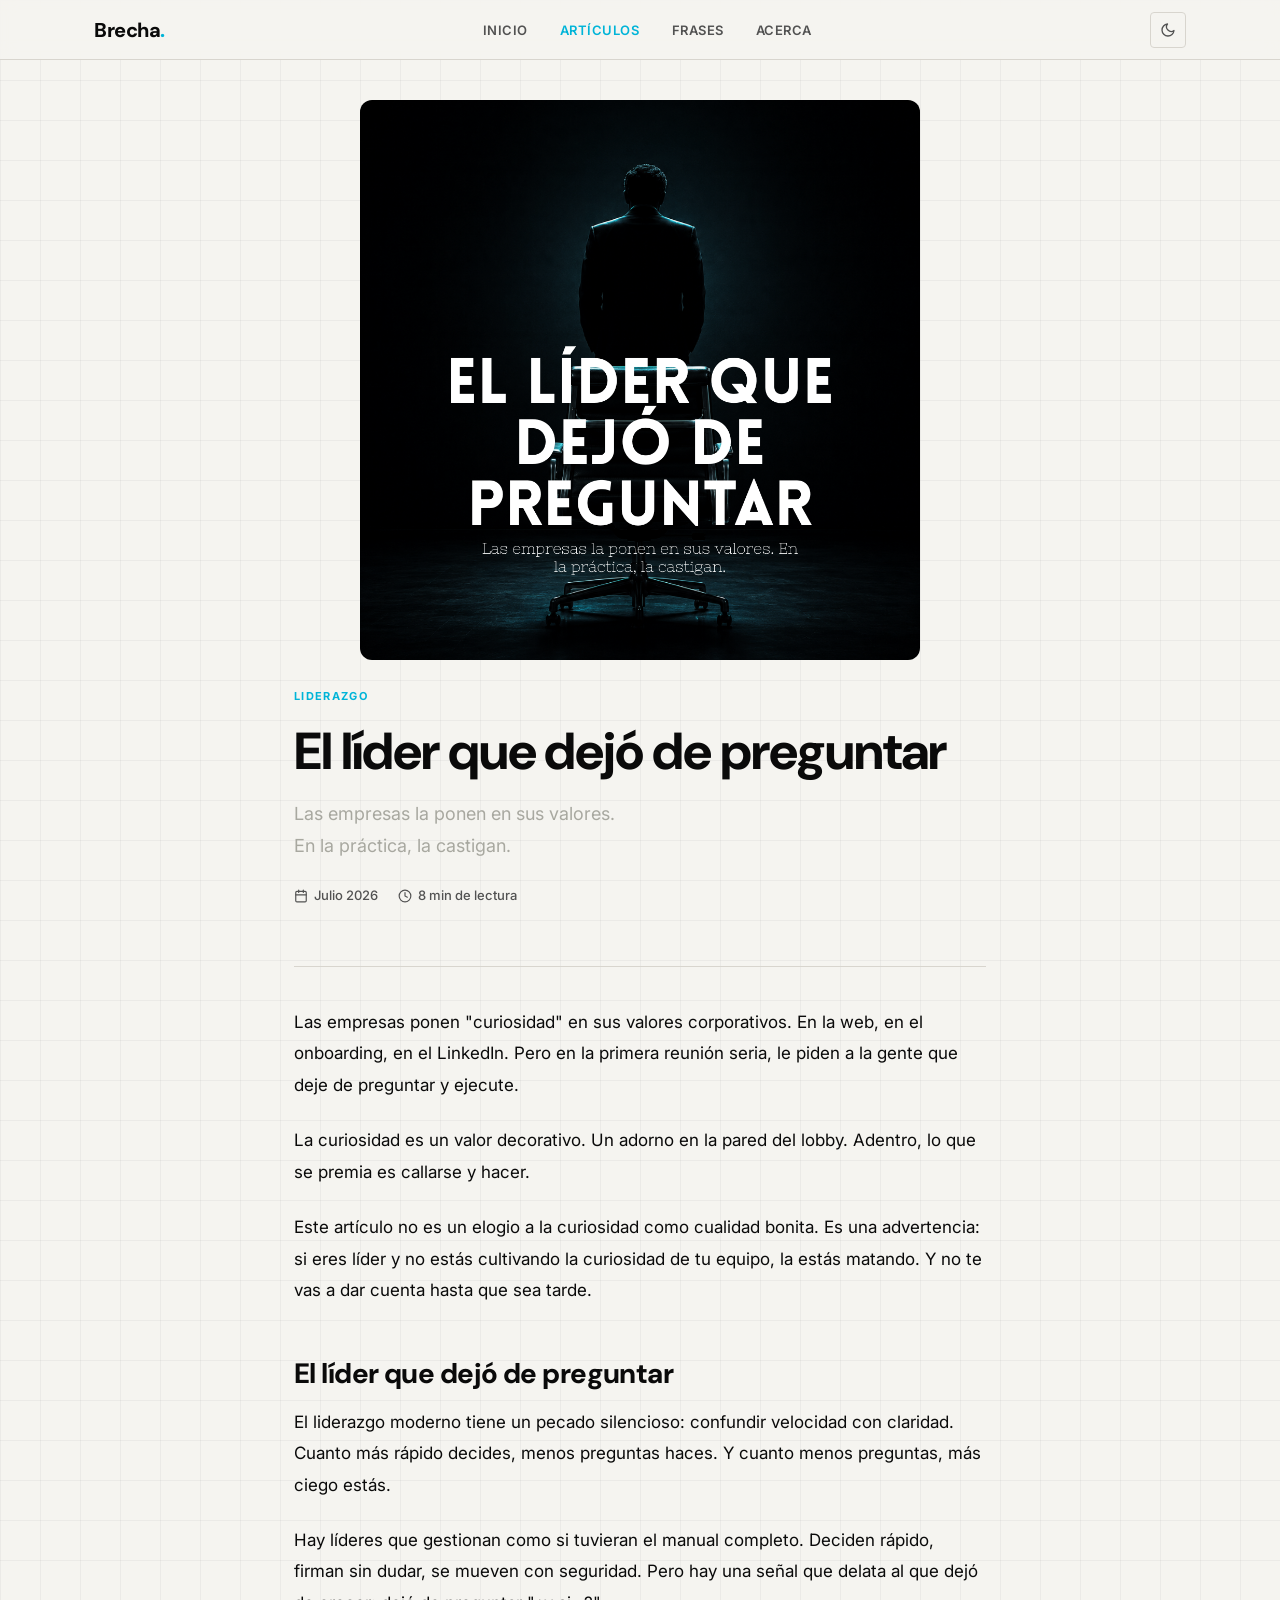
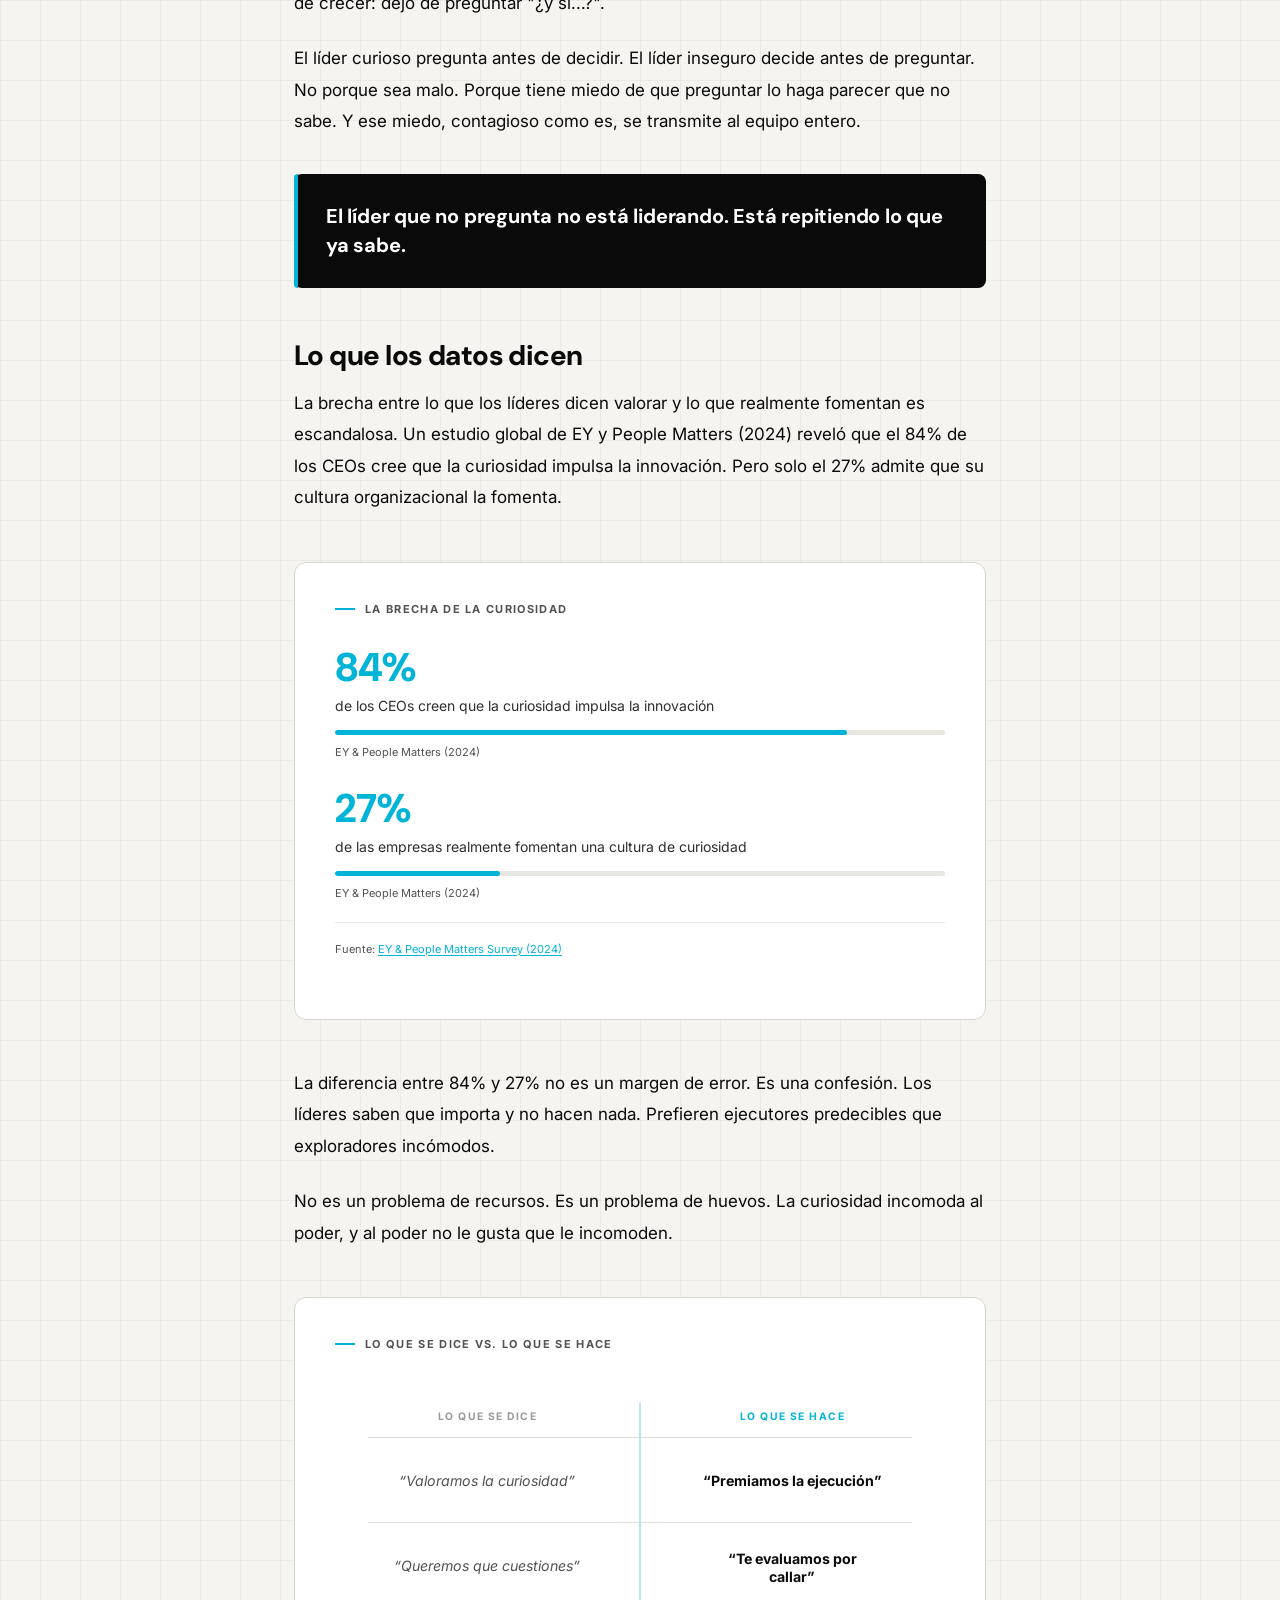
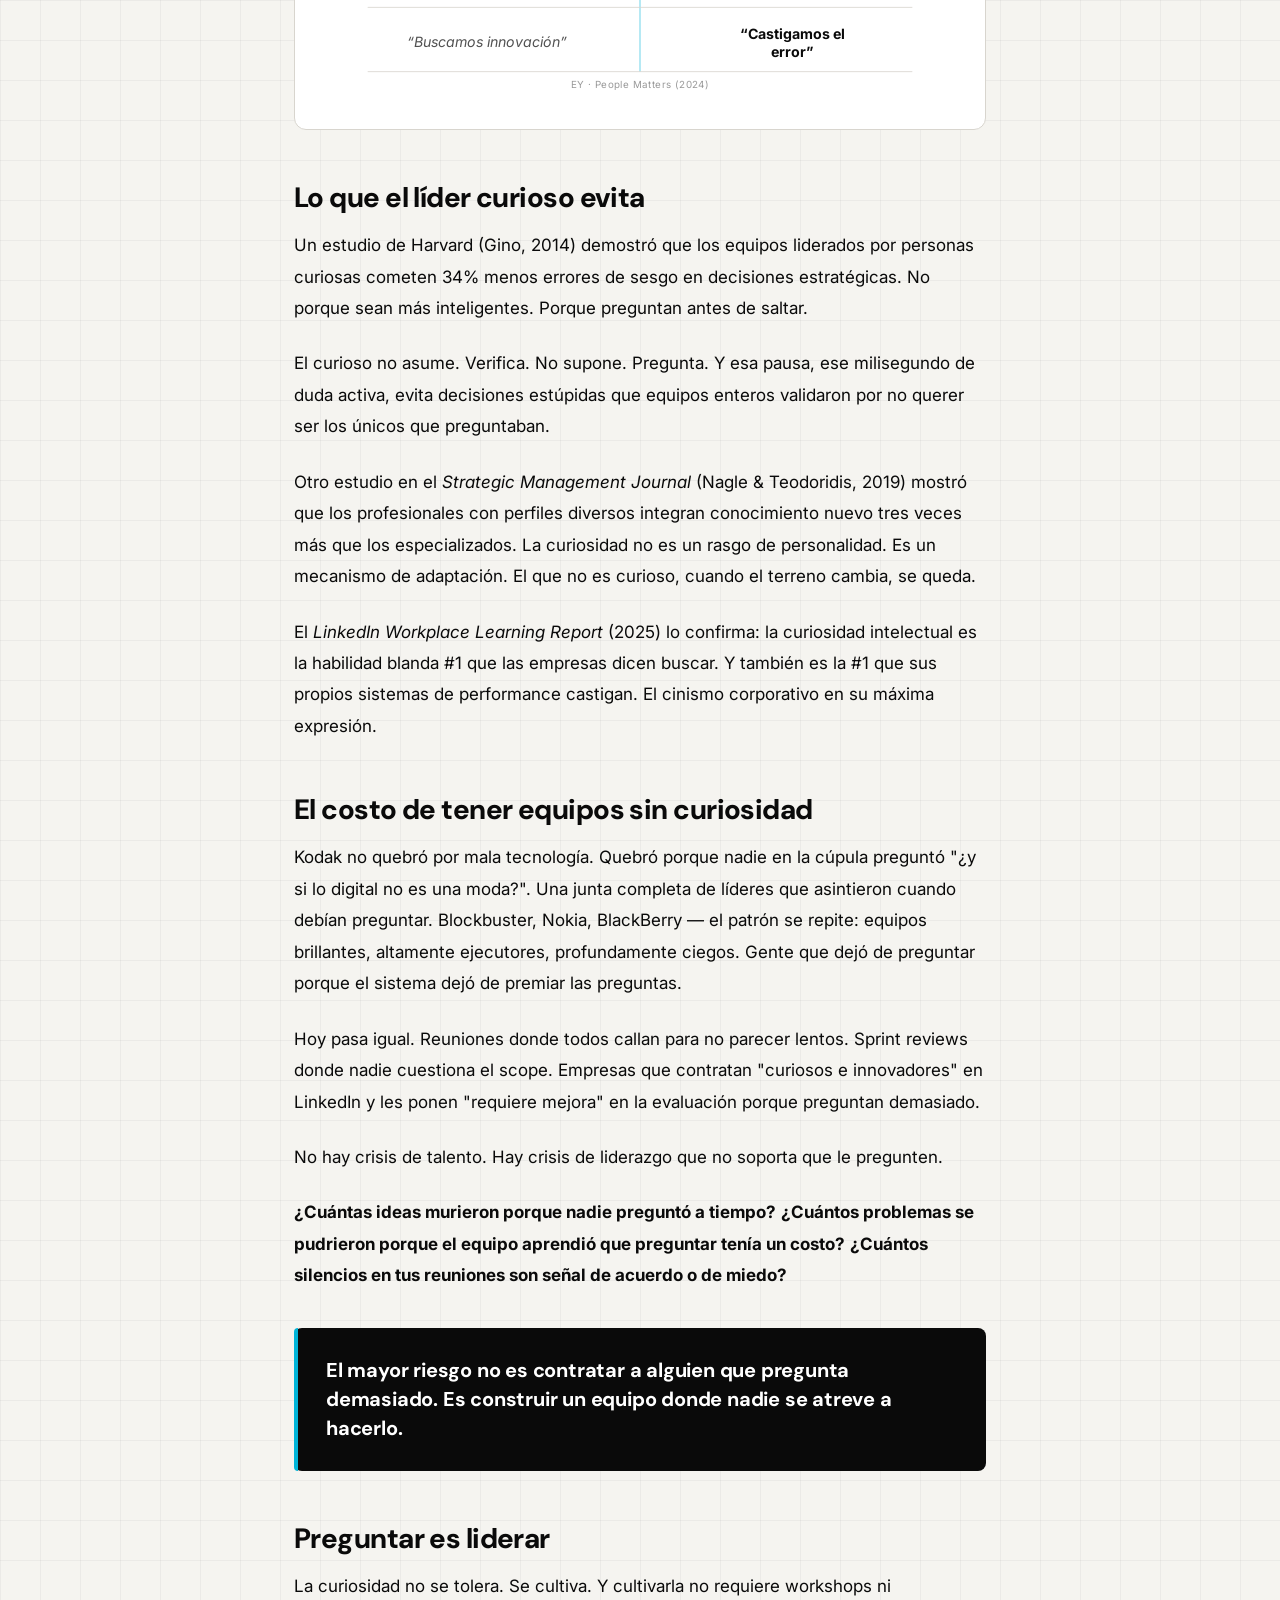
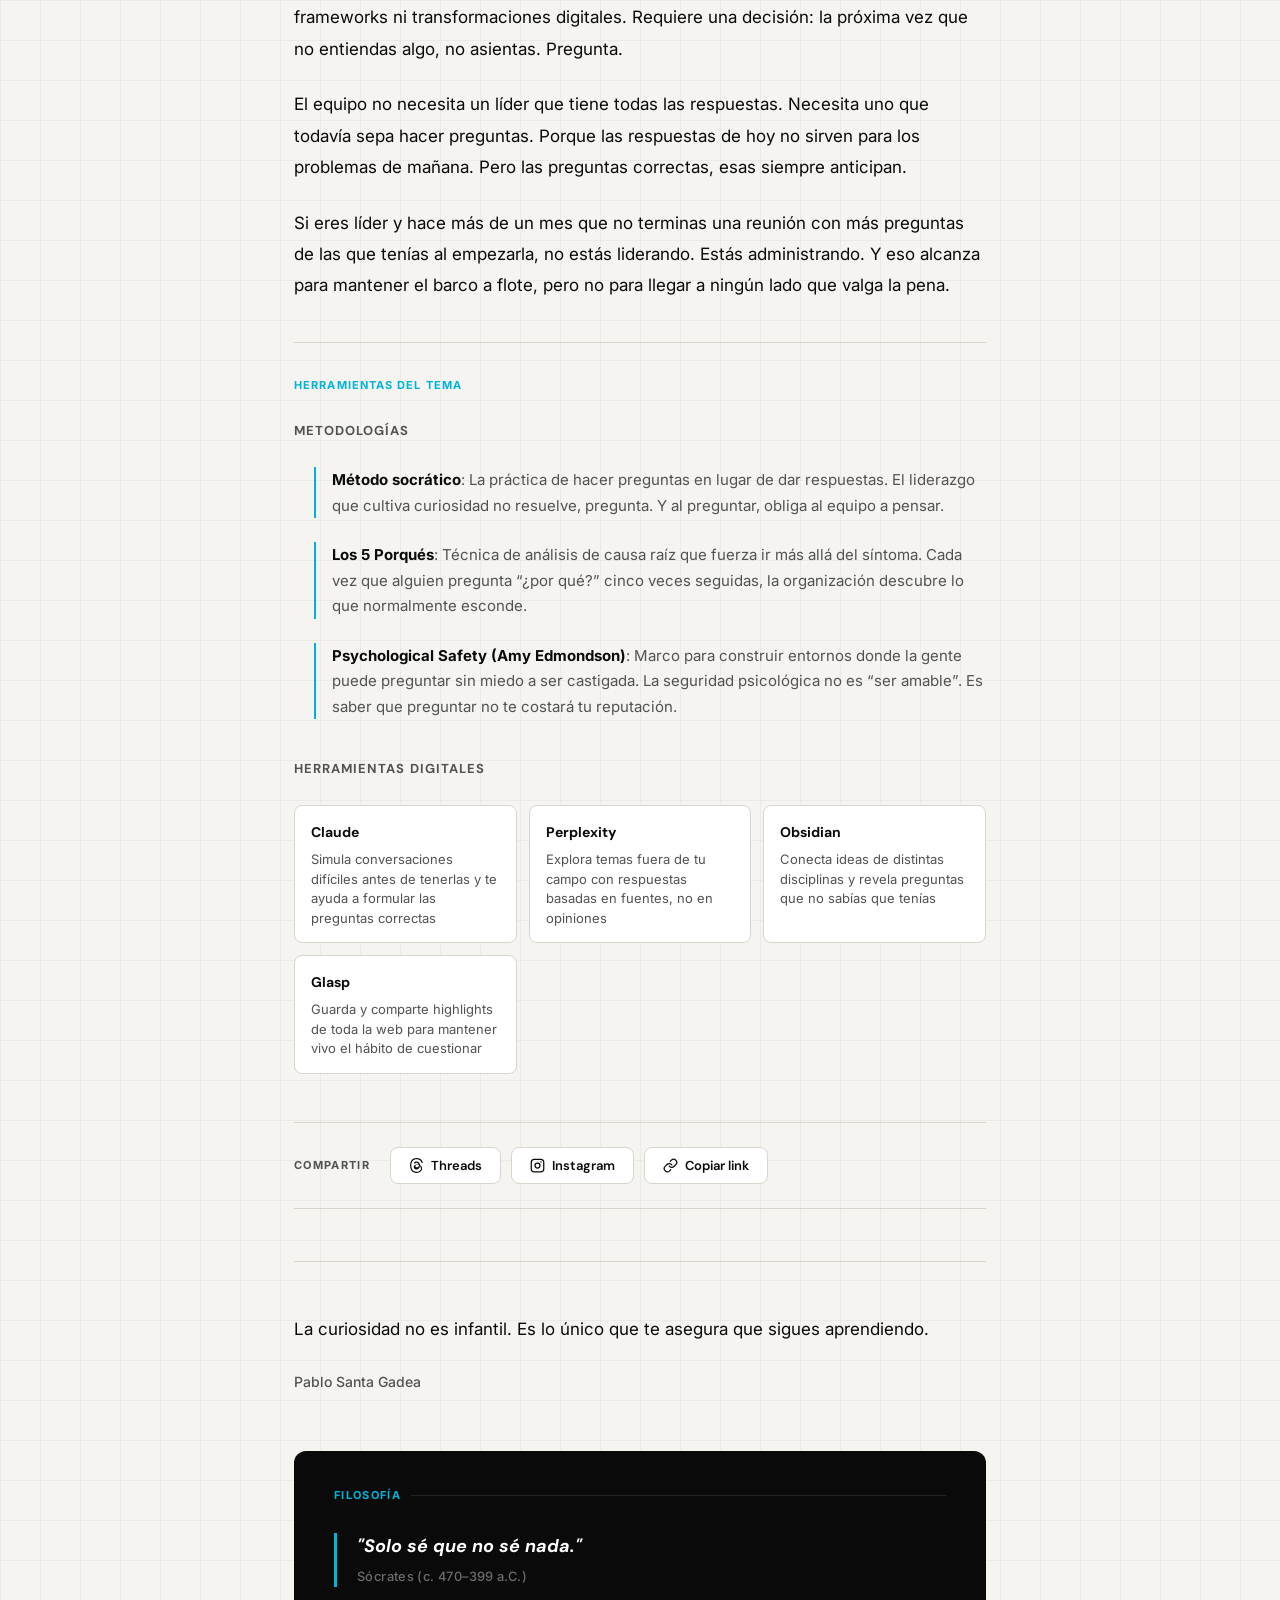
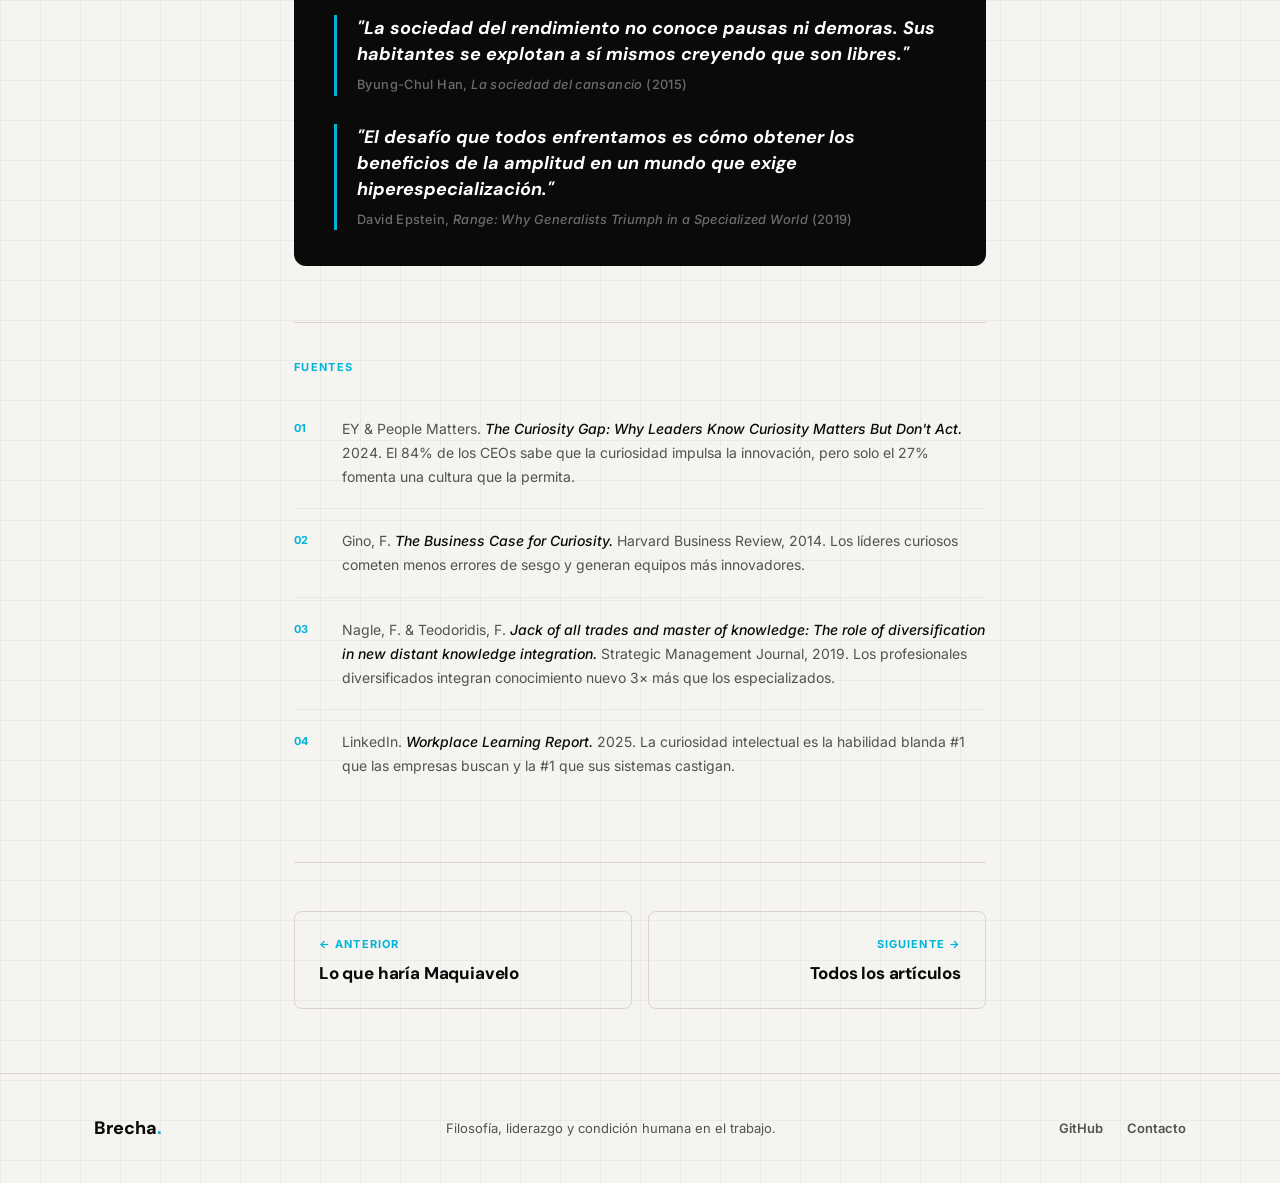
<file: posts/la-curiosidad-no-es-infantil.html>
<!DOCTYPE html>
<html lang="es">
<head>
  <meta charset="UTF-8" />
  <meta name="viewport" content="width=device-width, initial-scale=1.0" />
  <title>El líder que dejó de preguntar — Brecha</title>
  <meta name="description" content="Las empresas la ponen en sus valores. En la práctica, la castigan." />
  <!-- Open Graph -->
  <meta property="og:type" content="article" />
  <meta property="og:site_name" content="Brecha" />
  <meta property="og:url" content="https://thinking.zcod3.com/posts/la-curiosidad-no-es-infantil.html" />
  <meta property="og:title" content="El líder que dejó de preguntar" />
  <meta property="og:description" content="Las empresas la ponen en sus valores. En la práctica, la castigan." />
  <meta property="og:image" content="https://thinking.zcod3.com/image/el_lider_que_dejo_de_preguntar.png" />
  <meta property="og:image:width" content="1080" />
  <meta property="og:image:height" content="1080" />
  <meta property="og:image:alt" content="El líder que dejó de preguntar" />
  <meta name="twitter:card" content="summary_large_image" />
  <meta name="twitter:title" content="El líder que dejó de preguntar" />
  <meta name="twitter:description" content="Las empresas la ponen en sus valores. En la práctica, la castigan." />
  <meta name="twitter:image" content="https://thinking.zcod3.com/image/el_lider_que_dejo_de_preguntar.png" />
  <link rel="preconnect" href="https://fonts.googleapis.com" />
  <link rel="preconnect" href="https://fonts.gstatic.com" crossorigin />
  <link href="https://fonts.googleapis.com/css2?family=DM+Sans:ital,opsz,wght@0,9..40,400;0,9..40,500;0,9..40,700;0,9..40,800;1,9..40,400&family=Inter:wght@300;400;500;600&display=swap" rel="stylesheet" />
  <link rel="stylesheet" href="../assets/css/style.css" />
  <script>(function(){var t=localStorage.getItem('brecha-theme');if(t)document.documentElement.setAttribute('data-theme',t);})();</script>
</head>
<body>

  <header class="site-header">
    <div class="container">
      <nav class="nav">
        <a href="../index.html" class="nav__logo">Brecha<span>.</span></a>
        <ul class="nav__links">
          <li><a href="../index.html">Inicio</a></li>
          <li><a href="../index.html#articulos" class="active">Artículos</a></li>
          <li><a href="../frases-fuertes.html">Frases</a></li>
          <li><a href="../index.html#acerca">Acerca</a></li>
        </ul>                <button class="nav__hamburger" id="nav-hamburger" aria-label="Men&#250;" aria-expanded="false">
          <svg class="icon-burger" width="18" height="18" viewBox="0 0 24 24" fill="none" stroke="currentColor" stroke-width="2.5" stroke-linecap="round"><line x1="3" y1="6" x2="21" y2="6"/><line x1="3" y1="12" x2="21" y2="12"/><line x1="3" y1="18" x2="21" y2="18"/></svg>
          <svg class="icon-close" width="18" height="18" viewBox="0 0 24 24" fill="none" stroke="currentColor" stroke-width="2.5" stroke-linecap="round"><line x1="18" y1="6" x2="6" y2="18"/><line x1="6" y1="6" x2="18" y2="18"/></svg>
        </button>        <button class="theme-toggle" id="theme-toggle" aria-label="Cambiar tema">
          <svg class="icon-moon" width="16" height="16" viewBox="0 0 24 24" fill="none" stroke="currentColor" stroke-width="2" stroke-linecap="round" stroke-linejoin="round"><path d="M21 12.79A9 9 0 1 1 11.21 3 7 7 0 0 0 21 12.79z"/></svg>
          <svg class="icon-sun" width="16" height="16" viewBox="0 0 24 24" fill="none" stroke="currentColor" stroke-width="2" stroke-linecap="round" stroke-linejoin="round"><circle cx="12" cy="12" r="5"/><line x1="12" y1="1" x2="12" y2="3"/><line x1="12" y1="21" x2="12" y2="23"/><line x1="4.22" y1="4.22" x2="5.64" y2="5.64"/><line x1="18.36" y1="18.36" x2="19.78" y2="19.78"/><line x1="1" y1="12" x2="3" y2="12"/><line x1="21" y1="12" x2="23" y2="12"/><line x1="4.22" y1="19.78" x2="5.64" y2="18.36"/><line x1="18.36" y1="5.64" x2="19.78" y2="4.22"/></svg>
        </button>
      </nav>
    </div>
  </header>

  <main>
    <div class="container container--narrow">
      <header class="post-header">
        <div class="post-header__cover">
          <img src="../image/el_lider_que_dejo_de_preguntar.png" alt="El líder que dejó de preguntar" />
        </div>
        <span class="post-header__tag">Liderazgo</span>
        <h1 class="post-header__title">El líder que dejó de preguntar</h1>
        <p class="post-header__subtitle">
          Las empresas la ponen en sus valores.<br/>
          En la práctica, la castigan.
        </p>
        <div class="post-header__meta">
          <span class="post-header__meta-item">
            <svg xmlns="http://www.w3.org/2000/svg" width="14" height="14" viewBox="0 0 24 24" fill="none" stroke="currentColor" stroke-width="2" stroke-linecap="round" stroke-linejoin="round"><rect x="3" y="4" width="18" height="18" rx="2" ry="2"/><line x1="16" y1="2" x2="16" y2="6"/><line x1="8" y1="2" x2="8" y2="6"/><line x1="3" y1="10" x2="21" y2="10"/></svg>
            Julio 2026
          </span>
          <span class="post-header__meta-item">
            <svg xmlns="http://www.w3.org/2000/svg" width="14" height="14" viewBox="0 0 24 24" fill="none" stroke="currentColor" stroke-width="2" stroke-linecap="round" stroke-linejoin="round"><circle cx="12" cy="12" r="10"/><polyline points="12 6 12 12 16 14"/></svg>
            8 min de lectura
          </span>
        </div>
      </header>
    </div>

    <div class="container container--narrow">
      <article class="post-body">

        <p>Las empresas ponen "curiosidad" en sus valores corporativos. En la web, en el onboarding, en el LinkedIn. Pero en la primera reunión seria, le piden a la gente que deje de preguntar y ejecute.</p>

        <p>La curiosidad es un valor decorativo. Un adorno en la pared del lobby. Adentro, lo que se premia es callarse y hacer.</p>

        <p>Este artículo no es un elogio a la curiosidad como cualidad bonita. Es una advertencia: si eres líder y no estás cultivando la curiosidad de tu equipo, la estás matando. Y no te vas a dar cuenta hasta que sea tarde.</p>

        <h2>El líder que dejó de preguntar</h2>

        <p>El liderazgo moderno tiene un pecado silencioso: confundir velocidad con claridad. Cuanto más rápido decides, menos preguntas haces. Y cuanto menos preguntas, más ciego estás.</p>

        <p>Hay líderes que gestionan como si tuvieran el manual completo. Deciden rápido, firman sin dudar, se mueven con seguridad. Pero hay una señal que delata al que dejó de crecer: dejó de preguntar "¿y si...?".</p>

        <p>El líder curioso pregunta antes de decidir. El líder inseguro decide antes de preguntar. No porque sea malo. Porque tiene miedo de que preguntar lo haga parecer que no sabe. Y ese miedo, contagioso como es, se transmite al equipo entero.</p>

        <blockquote>El líder que no pregunta no está liderando. Está repitiendo lo que ya sabe.</blockquote>

        <h2>Lo que los datos dicen</h2>

        <p>La brecha entre lo que los líderes dicen valorar y lo que realmente fomentan es escandalosa. Un estudio global de EY y People Matters (2024) reveló que el 84% de los CEOs cree que la curiosidad impulsa la innovación. Pero solo el 27% admite que su cultura organizacional la fomenta.</p>

        <div class="post-data post-data--bars">
          <span class="post-data__label">La brecha de la curiosidad</span>
          <div class="post-data__grid">

            <div class="post-data__bar-item">
              <div class="post-data__bar-value">84%</div>
              <div class="post-data__bar-label">de los CEOs creen que la curiosidad impulsa la innovación</div>
              <div class="post-data__bar-track">
                <div class="post-data__bar-fill" style="width: 84%"></div>
              </div>
              <div class="post-data__bar-desc">EY &amp; People Matters (2024)</div>
            </div>

            <div class="post-data__bar-item">
              <div class="post-data__bar-value">27%</div>
              <div class="post-data__bar-label">de las empresas realmente fomentan una cultura de curiosidad</div>
              <div class="post-data__bar-track">
                <div class="post-data__bar-fill" style="width: 27%"></div>
              </div>
              <div class="post-data__bar-desc">EY &amp; People Matters (2024)</div>
            </div>

          </div>
          <p class="post-data__source">Fuente: <a href="https://www.ey.com/en_gl/newsroom/2024/01/ey-people-matters-survey-curiosity-gap" target="_blank" rel="noopener">EY &amp; People Matters Survey (2024)</a></p>
        </div>

        <p>La diferencia entre 84% y 27% no es un margen de error. Es una confesión. Los líderes saben que importa y no hacen nada. Prefieren ejecutores predecibles que exploradores incómodos.</p>

        <p>No es un problema de recursos. Es un problema de huevos. La curiosidad incomoda al poder, y al poder no le gusta que le incomoden.</p>

        <div class="post-infographic">
          <span class="post-infographic__label">Lo que se dice vs. lo que se hace</span>
          <svg viewBox="0 0 560 285" xmlns="http://www.w3.org/2000/svg">
            <style>
              .svg-muted  { fill: #525252; }
              .svg-main   { fill: #0A0A0A; }
              .svg-dim    { fill: #999; }
              .svg-sep    { stroke: #D8D5CE; }
              [data-theme="dark"] .svg-muted { fill: #888; }
              [data-theme="dark"] .svg-main  { fill: #D8D5CE; }
              [data-theme="dark"] .svg-sep   { stroke: #333; }
            </style>
            <text x="140" y="34" text-anchor="middle" font-family="'Inter',sans-serif" font-size="9.5" font-weight="700" letter-spacing="0.14em" class="svg-dim">LO QUE SE DICE</text>
            <text x="420" y="34" text-anchor="middle" font-family="'Inter',sans-serif" font-size="9.5" font-weight="700" letter-spacing="0.14em" fill="#00B4D8">LO QUE SE HACE</text>
            <line x1="280" y1="18" x2="280" y2="265" stroke="#00B4D8" stroke-width="1.5" opacity="0.35"/>
            <line x1="30" y1="50" x2="530" y2="50" stroke-width="0.75" class="svg-sep"/>
            <line x1="30" y1="128" x2="530" y2="128" stroke-width="0.75" class="svg-sep"/>
            <line x1="30" y1="206" x2="530" y2="206" stroke-width="0.75" class="svg-sep"/>
            <line x1="30" y1="265" x2="530" y2="265" stroke-width="0.75" class="svg-sep"/>
            <text x="140" y="95" text-anchor="middle" font-family="'Inter',sans-serif" font-size="13" font-style="italic" class="svg-muted">&ldquo;Valoramos la curiosidad&rdquo;</text>
            <text x="420" y="95" text-anchor="middle" font-family="'Inter',sans-serif" font-size="13" font-weight="700" class="svg-main">&ldquo;Premiamos la ejecuci&oacute;n&rdquo;</text>
            <text x="140" y="173" text-anchor="middle" font-family="'Inter',sans-serif" font-size="13" font-style="italic" class="svg-muted">&ldquo;Queremos que cuestiones&rdquo;</text>
            <text x="420" y="166" text-anchor="middle" font-family="'Inter',sans-serif" font-size="13" font-weight="700" class="svg-main">&ldquo;Te evaluamos por</text>
            <text x="420" y="183" text-anchor="middle" font-family="'Inter',sans-serif" font-size="13" font-weight="700" class="svg-main">callar&rdquo;</text>
            <text x="140" y="242" text-anchor="middle" font-family="'Inter',sans-serif" font-size="13" font-style="italic" class="svg-muted">&ldquo;Buscamos innovaci&oacute;n&rdquo;</text>
            <text x="420" y="235" text-anchor="middle" font-family="'Inter',sans-serif" font-size="13" font-weight="700" class="svg-main">&ldquo;Castigamos el</text>
            <text x="420" y="252" text-anchor="middle" font-family="'Inter',sans-serif" font-size="13" font-weight="700" class="svg-main">error&rdquo;</text>
            <text x="280" y="280" text-anchor="middle" font-family="'Inter',sans-serif" font-size="9" class="svg-dim" letter-spacing="0.04em">EY · People Matters (2024)</text>
          </svg>
        </div>

        <h2>Lo que el líder curioso evita</h2>

        <p>Un estudio de Harvard (Gino, 2014) demostró que los equipos liderados por personas curiosas cometen 34% menos errores de sesgo en decisiones estratégicas. No porque sean más inteligentes. Porque preguntan antes de saltar.</p>

        <p>El curioso no asume. Verifica. No supone. Pregunta. Y esa pausa, ese milisegundo de duda activa, evita decisiones estúpidas que equipos enteros validaron por no querer ser los únicos que preguntaban.</p>

        <p>Otro estudio en el <em>Strategic Management Journal</em> (Nagle &amp; Teodoridis, 2019) mostró que los profesionales con perfiles diversos integran conocimiento nuevo tres veces más que los especializados. La curiosidad no es un rasgo de personalidad. Es un mecanismo de adaptación. El que no es curioso, cuando el terreno cambia, se queda.</p>

        <p>El <em>LinkedIn Workplace Learning Report</em> (2025) lo confirma: la curiosidad intelectual es la habilidad blanda #1 que las empresas dicen buscar. Y también es la #1 que sus propios sistemas de performance castigan. El cinismo corporativo en su máxima expresión.</p>

        <h2>El costo de tener equipos sin curiosidad</h2>

        <p>Kodak no quebró por mala tecnología. Quebró porque nadie en la cúpula preguntó "¿y si lo digital no es una moda?". Una junta completa de líderes que asintieron cuando debían preguntar. Blockbuster, Nokia, BlackBerry — el patrón se repite: equipos brillantes, altamente ejecutores, profundamente ciegos. Gente que dejó de preguntar porque el sistema dejó de premiar las preguntas.</p>

        <p>Hoy pasa igual. Reuniones donde todos callan para no parecer lentos. Sprint reviews donde nadie cuestiona el scope. Empresas que contratan "curiosos e innovadores" en LinkedIn y les ponen "requiere mejora" en la evaluación porque preguntan demasiado.</p>

        <p>No hay crisis de talento. Hay crisis de liderazgo que no soporta que le pregunten.</p>

        <p><strong>&iquest;Cu&aacute;ntas ideas murieron porque nadie pregunt&oacute; a tiempo?</strong> <strong>&iquest;Cu&aacute;ntos problemas se pudrieron porque el equipo aprendi&oacute; que preguntar ten&iacute;a un costo?</strong> <strong>&iquest;Cu&aacute;ntos silencios en tus reuniones son señal de acuerdo o de miedo?</strong></p>

        <blockquote>El mayor riesgo no es contratar a alguien que pregunta demasiado. Es construir un equipo donde nadie se atreve a hacerlo.</blockquote>

        <h2>Preguntar es liderar</h2>

        <p>La curiosidad no se tolera. Se cultiva. Y cultivarla no requiere workshops ni frameworks ni transformaciones digitales. Requiere una decisión: la próxima vez que no entiendas algo, no asientas. Pregunta.</p>

        <p>El equipo no necesita un líder que tiene todas las respuestas. Necesita uno que todavía sepa hacer preguntas. Porque las respuestas de hoy no sirven para los problemas de mañana. Pero las preguntas correctas, esas siempre anticipan.</p>

        <p>Si eres líder y hace más de un mes que no terminas una reunión con más preguntas de las que tenías al empezarla, no estás liderando. Estás administrando. Y eso alcanza para mantener el barco a flote, pero no para llegar a ningún lado que valga la pena.</p>

        <div class="post-tools">
          <span class="post-tools__label">Herramientas del tema</span>

          <div class="post-tools__group">
            <p class="post-tools__group-title">Metodolog&iacute;as</p>
            <ul class="post-tools__list">
              <li class="post-tools__item">
                <strong>M&eacute;todo socr&aacute;tico</strong>: La pr&aacute;ctica de hacer preguntas en lugar de dar respuestas. El liderazgo que cultiva curiosidad no resuelve, pregunta. Y al preguntar, obliga al equipo a pensar.
              </li>
              <li class="post-tools__item">
                <strong>Los 5 Porqu&eacute;s</strong>: T&eacute;cnica de an&aacute;lisis de causa ra&iacute;z que fuerza ir m&aacute;s all&aacute; del s&iacute;ntoma. Cada vez que alguien pregunta &ldquo;&iquest;por qu&eacute;?&rdquo; cinco veces seguidas, la organizaci&oacute;n descubre lo que normalmente esconde.
              </li>
              <li class="post-tools__item">
                <strong>Psychological Safety (Amy Edmondson)</strong>: Marco para construir entornos donde la gente puede preguntar sin miedo a ser castigada. La seguridad psicol&oacute;gica no es &ldquo;ser amable&rdquo;. Es saber que preguntar no te costar&aacute; tu reputaci&oacute;n.
              </li>
            </ul>
          </div>

          <div class="post-tools__group">
            <p class="post-tools__group-title">Herramientas digitales</p>
            <div class="post-tools__grid">
              <div class="post-tools__tool">
                <span class="post-tools__tool-name">Claude</span>
                <span class="post-tools__tool-use">Simula conversaciones dif&iacute;ciles antes de tenerlas y te ayuda a formular las preguntas correctas</span>
              </div>
              <div class="post-tools__tool">
                <span class="post-tools__tool-name">Perplexity</span>
                <span class="post-tools__tool-use">Explora temas fuera de tu campo con respuestas basadas en fuentes, no en opiniones</span>
              </div>
              <div class="post-tools__tool">
                <span class="post-tools__tool-name">Obsidian</span>
                <span class="post-tools__tool-use">Conecta ideas de distintas disciplinas y revela preguntas que no sab&iacute;as que ten&iacute;as</span>
              </div>
              <div class="post-tools__tool">
                <span class="post-tools__tool-name">Glasp</span>
                <span class="post-tools__tool-use">Guarda y comparte highlights de toda la web para mantener vivo el h&aacute;bito de cuestionar</span>
              </div>
            </div>
          </div>
        </div>

        <div class="post-share">
          <span class="post-share__label">Compartir</span>
          <div class="post-share__buttons">
            <button class="share-btn" onclick="shareThreads()">
              <svg width="15" height="15" viewBox="0 0 192 192" fill="currentColor" xmlns="http://www.w3.org/2000/svg"><path d="M141.537 88.988a66.667 66.667 0 0 0-2.518-1.143c-1.482-27.307-16.403-42.94-41.457-43.1h-.34c-14.986 0-27.449 6.396-35.12 18.036l13.779 9.452c5.73-8.695 14.724-10.548 21.348-10.548h.232c8.25.053 14.474 2.452 18.502 7.129 2.932 3.405 4.893 8.11 5.864 14.05-7.314-1.243-15.224-1.626-23.68-1.14-23.82 1.371-39.134 15.264-38.105 34.568.522 9.792 5.4 18.216 13.735 23.719 7.047 4.652 16.124 6.927 25.557 6.412 12.458-.683 22.231-5.436 29.049-14.127 5.178-6.6 8.453-15.153 9.899-25.93 5.937 3.583 10.337 8.298 12.767 13.966 4.132 9.635 4.373 25.468-8.546 38.376-11.319 11.308-24.925 16.2-45.488 16.35-22.809-.169-40.06-7.484-51.275-21.741C35.236 139.966 29.808 120.682 29.605 96c.203-24.682 5.63-43.966 16.133-57.337C57.054 24.424 74.305 17.109 97.113 16.94c22.96.17 40.56 7.528 52.303 21.877 5.765 7.014 10.113 15.88 12.96 26.3l16.44-4.377c-3.403-12.755-8.812-23.685-16.18-32.556C147.04 10.646 125.345 1.216 97.17 1h-.239C69.01 1.216 47.596 10.693 33.56 28.27 20.979 44.099 14.487 66.65 14.25 95.999v.002c.237 29.35 6.73 51.9 19.31 67.73C47.596 181.307 69.01 190.784 96.93 191h.239c24.01-.176 40.987-6.447 54.832-20.28 18.268-18.25 17.895-41.006 11.804-55.04-4.428-10.323-12.886-18.754-23.268-23.692zm-38.33 29.693c-10.42.587-21.23-4.09-21.765-14.086-.4-7.526 5.34-15.913 22.718-16.932 1.987-.114 3.94-.17 5.864-.17 6.207 0 12.023.606 17.27 1.768-1.967 24.502-13.033 28.74-24.086 29.42z"/></svg>
              Threads
            </button>
            <button class="share-btn" onclick="shareInstagram()">
              <svg width="15" height="15" viewBox="0 0 24 24" fill="none" stroke="currentColor" stroke-width="2" stroke-linecap="round" stroke-linejoin="round"><rect x="2" y="2" width="20" height="20" rx="5" ry="5"/><circle cx="12" cy="12" r="4"/><circle cx="17.5" cy="6.5" r="1.2" fill="currentColor" stroke="none"/></svg>
              Instagram
            </button>
            <button class="share-btn" onclick="copyLink()">
              <svg width="15" height="15" viewBox="0 0 24 24" fill="none" stroke="currentColor" stroke-width="2" stroke-linecap="round" stroke-linejoin="round"><path d="M10 13a5 5 0 0 0 7.54.54l3-3a5 5 0 0 0-7.07-7.07l-1.72 1.71"/><path d="M14 11a5 5 0 0 0-7.54-.54l-3 3a5 5 0 0 0 7.07 7.07l1.71-1.71"/></svg>
              Copiar link
            </button>
          </div>
        </div>

        <hr/>

        <p>La curiosidad no es infantil. Es lo único que te asegura que sigues aprendiendo.</p>

        <p class="post-signature">Pablo Santa Gadea</p>

      </article>

      <div class="post-philosophy">
        <span class="post-philosophy__label">Filosofía</span>
        <div class="post-philosophy__item">
          <p class="post-philosophy__quote">"Solo sé que no sé nada."</p>
          <p class="post-philosophy__author">Sócrates (c. 470–399 a.C.)</p>
        </div>
        <div class="post-philosophy__item">
          <p class="post-philosophy__quote">"La sociedad del rendimiento no conoce pausas ni demoras. Sus habitantes se explotan a sí mismos creyendo que son libres."</p>
          <p class="post-philosophy__author">Byung-Chul Han, <em>La sociedad del cansancio</em> (2015)</p>
        </div>
        <div class="post-philosophy__item">
          <p class="post-philosophy__quote">"El desafío que todos enfrentamos es cómo obtener los beneficios de la amplitud en un mundo que exige hiperespecialización."</p>
          <p class="post-philosophy__author">David Epstein, <em>Range: Why Generalists Triumph in a Specialized World</em> (2019)</p>
        </div>
      </div>

      <div class="post-sources">
        <span class="post-sources__label">Fuentes</span>
        <ul class="post-sources__list">
          <li class="post-sources__item">
            <span class="post-sources__num">01</span>
            <span>EY &amp; People Matters. <a href="https://www.ey.com/en_gl/newsroom/2024/01/ey-people-matters-survey-curiosity-gap" target="_blank" rel="noopener"><em>The Curiosity Gap: Why Leaders Know Curiosity Matters But Don't Act.</em></a> 2024. El 84% de los CEOs sabe que la curiosidad impulsa la innovación, pero solo el 27% fomenta una cultura que la permita.</span>
          </li>
          <li class="post-sources__item">
            <span class="post-sources__num">02</span>
            <span>Gino, F. <a href="https://hbr.org/2014/09/the-business-case-for-curiosity" target="_blank" rel="noopener"><em>The Business Case for Curiosity.</em></a> Harvard Business Review, 2014. Los líderes curiosos cometen menos errores de sesgo y generan equipos más innovadores.</span>
          </li>
          <li class="post-sources__item">
            <span class="post-sources__num">03</span>
            <span>Nagle, F. &amp; Teodoridis, F. <a href="https://doi.org/10.1002/smj.3091" target="_blank" rel="noopener"><em>Jack of all trades and master of knowledge: The role of diversification in new distant knowledge integration.</em></a> Strategic Management Journal, 2019. Los profesionales diversificados integran conocimiento nuevo 3× más que los especializados.</span>
          </li>
          <li class="post-sources__item">
            <span class="post-sources__num">04</span>
            <span>LinkedIn. <a href="https://learning.linkedin.com/resources/workplace-learning-report" target="_blank" rel="noopener"><em>Workplace Learning Report.</em></a> 2025. La curiosidad intelectual es la habilidad blanda #1 que las empresas buscan y la #1 que sus sistemas castigan.</span>
          </li>
        </ul>
      </div>

      <nav class="post-nav" aria-label="Navegación entre artículos">
        <a class="post-nav__item" href="lo-que-haria-maquiavelo.html">
          <p class="post-nav__label">← Anterior</p>
          <p class="post-nav__title">Lo que haría Maquiavelo</p>
        </a>
        <a class="post-nav__item post-nav__item--next" href="../index.html">
          <p class="post-nav__label">Siguiente →</p>
          <p class="post-nav__title">Todos los artículos</p>
        </a>
      </nav>

    </div>
  </main>

  <footer class="site-footer" style="margin-top: 64px;">
    <div class="container">
      <div class="footer-inner">
        <div class="footer__logo">Brecha<span>.</span></div>
        <p class="footer__copy">Filosofía, liderazgo y condición humana en el trabajo.</p>
        <ul class="footer__links">
          <li><a href="https://github.com/PSG-ONE/blog" target="_blank" rel="noopener">GitHub</a></li>
          <li><a href="mailto:santagadea.ia@gmail.com">Contacto</a></li>
        </ul>
      </div>
    </div>
  </footer>

  <script src="../assets/js/main.js"></script>
</body>
</html>
</file>
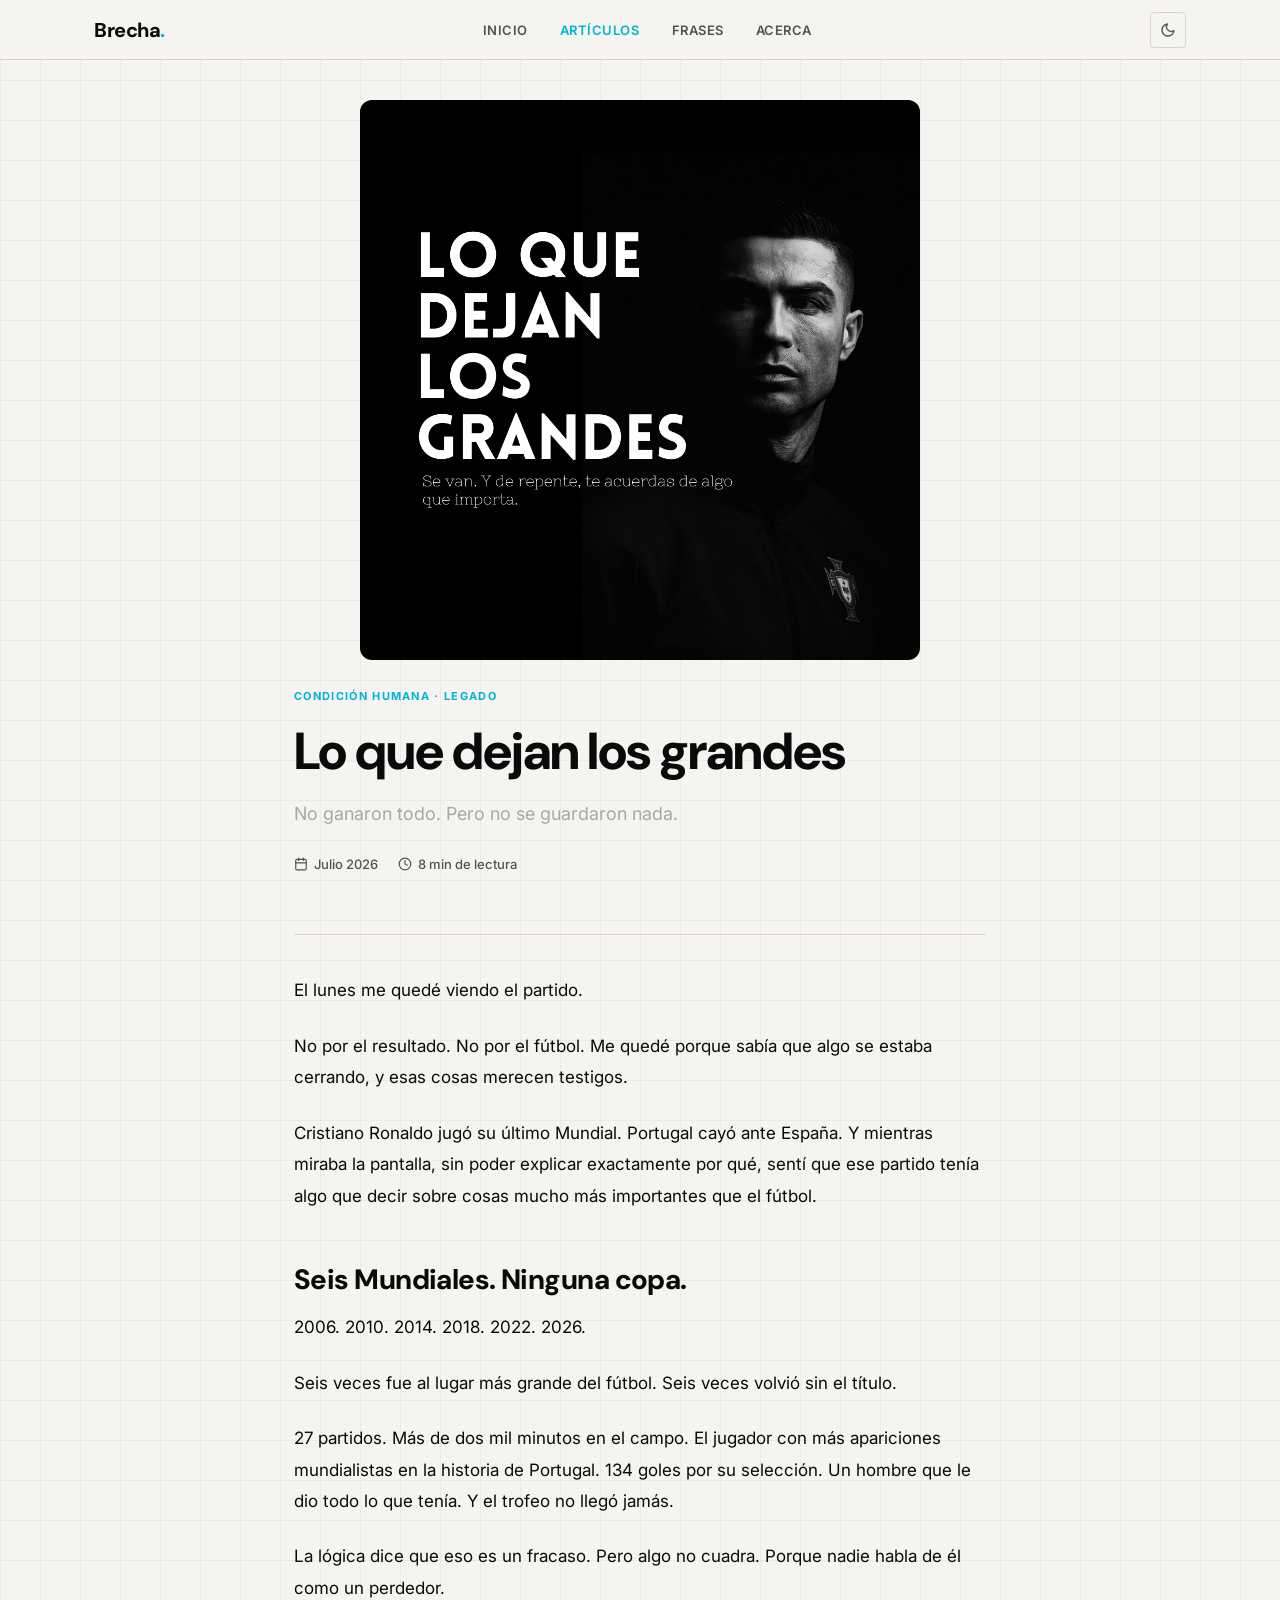
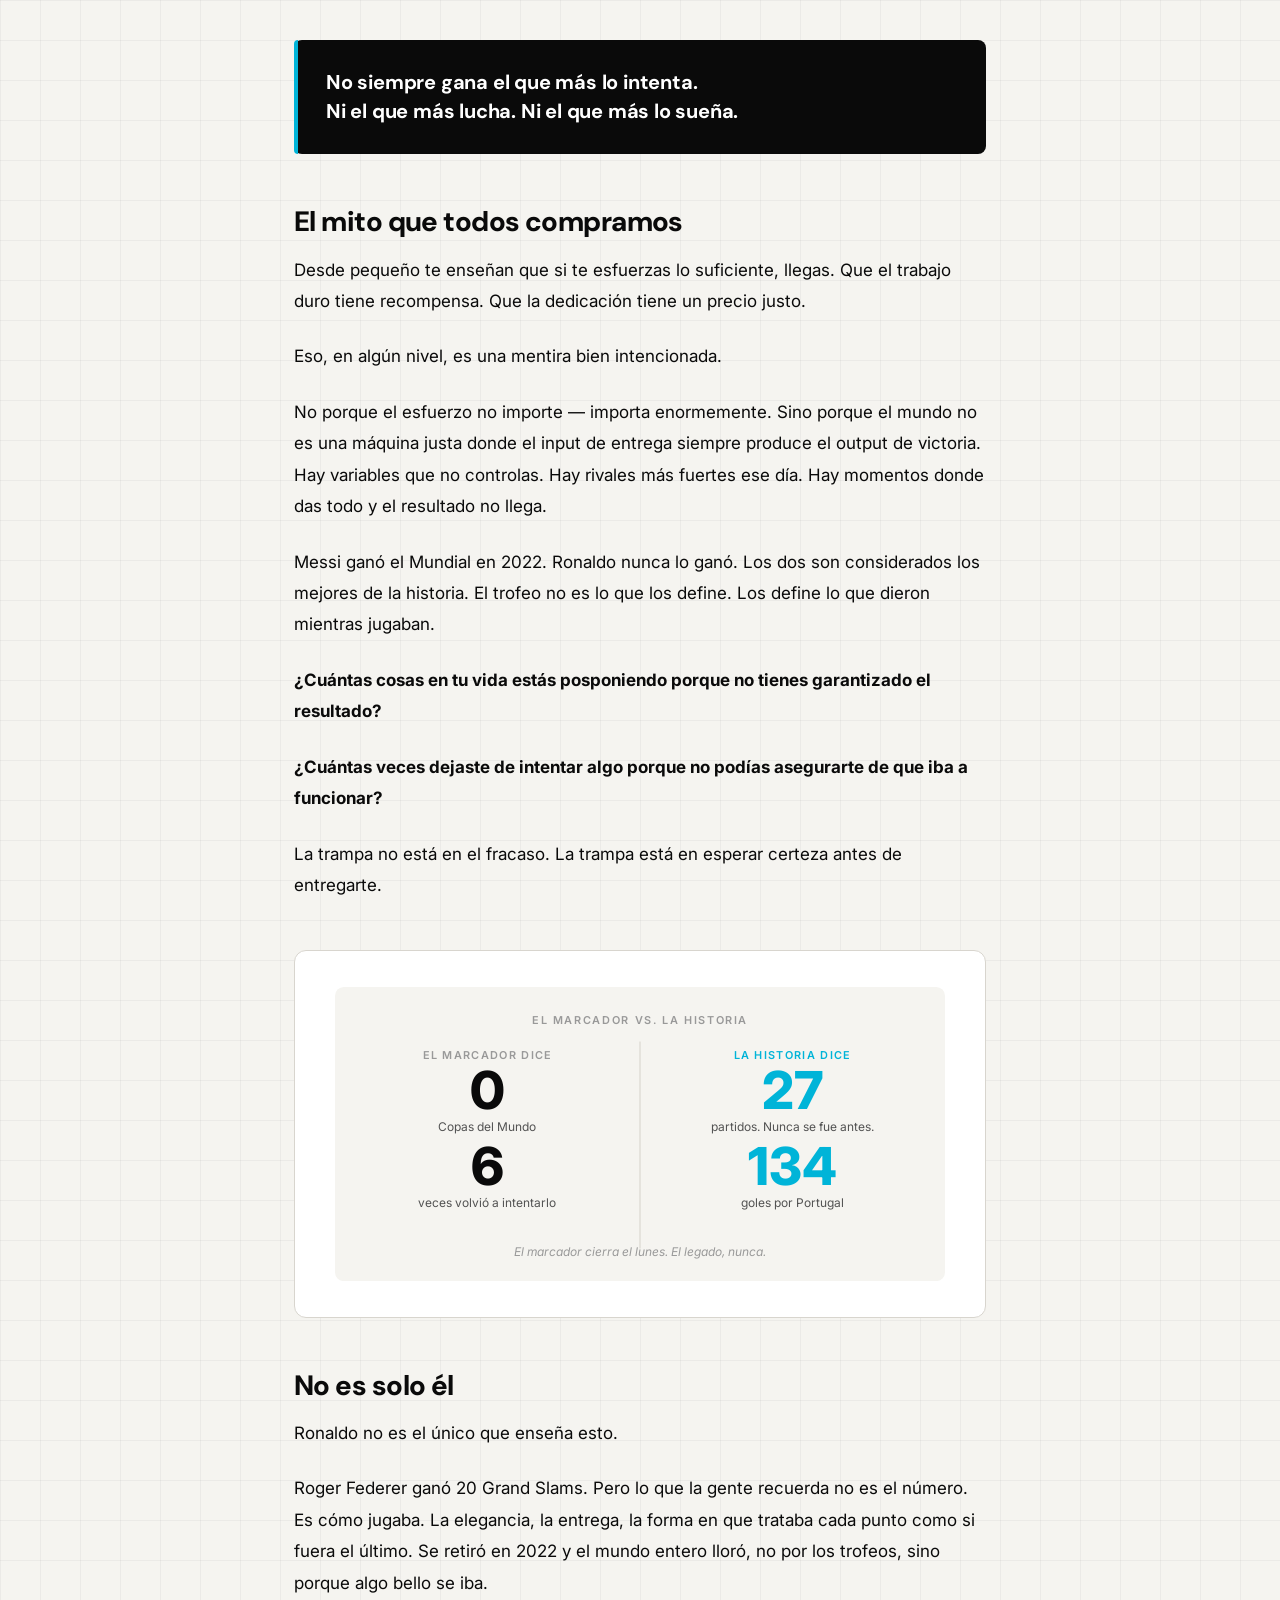
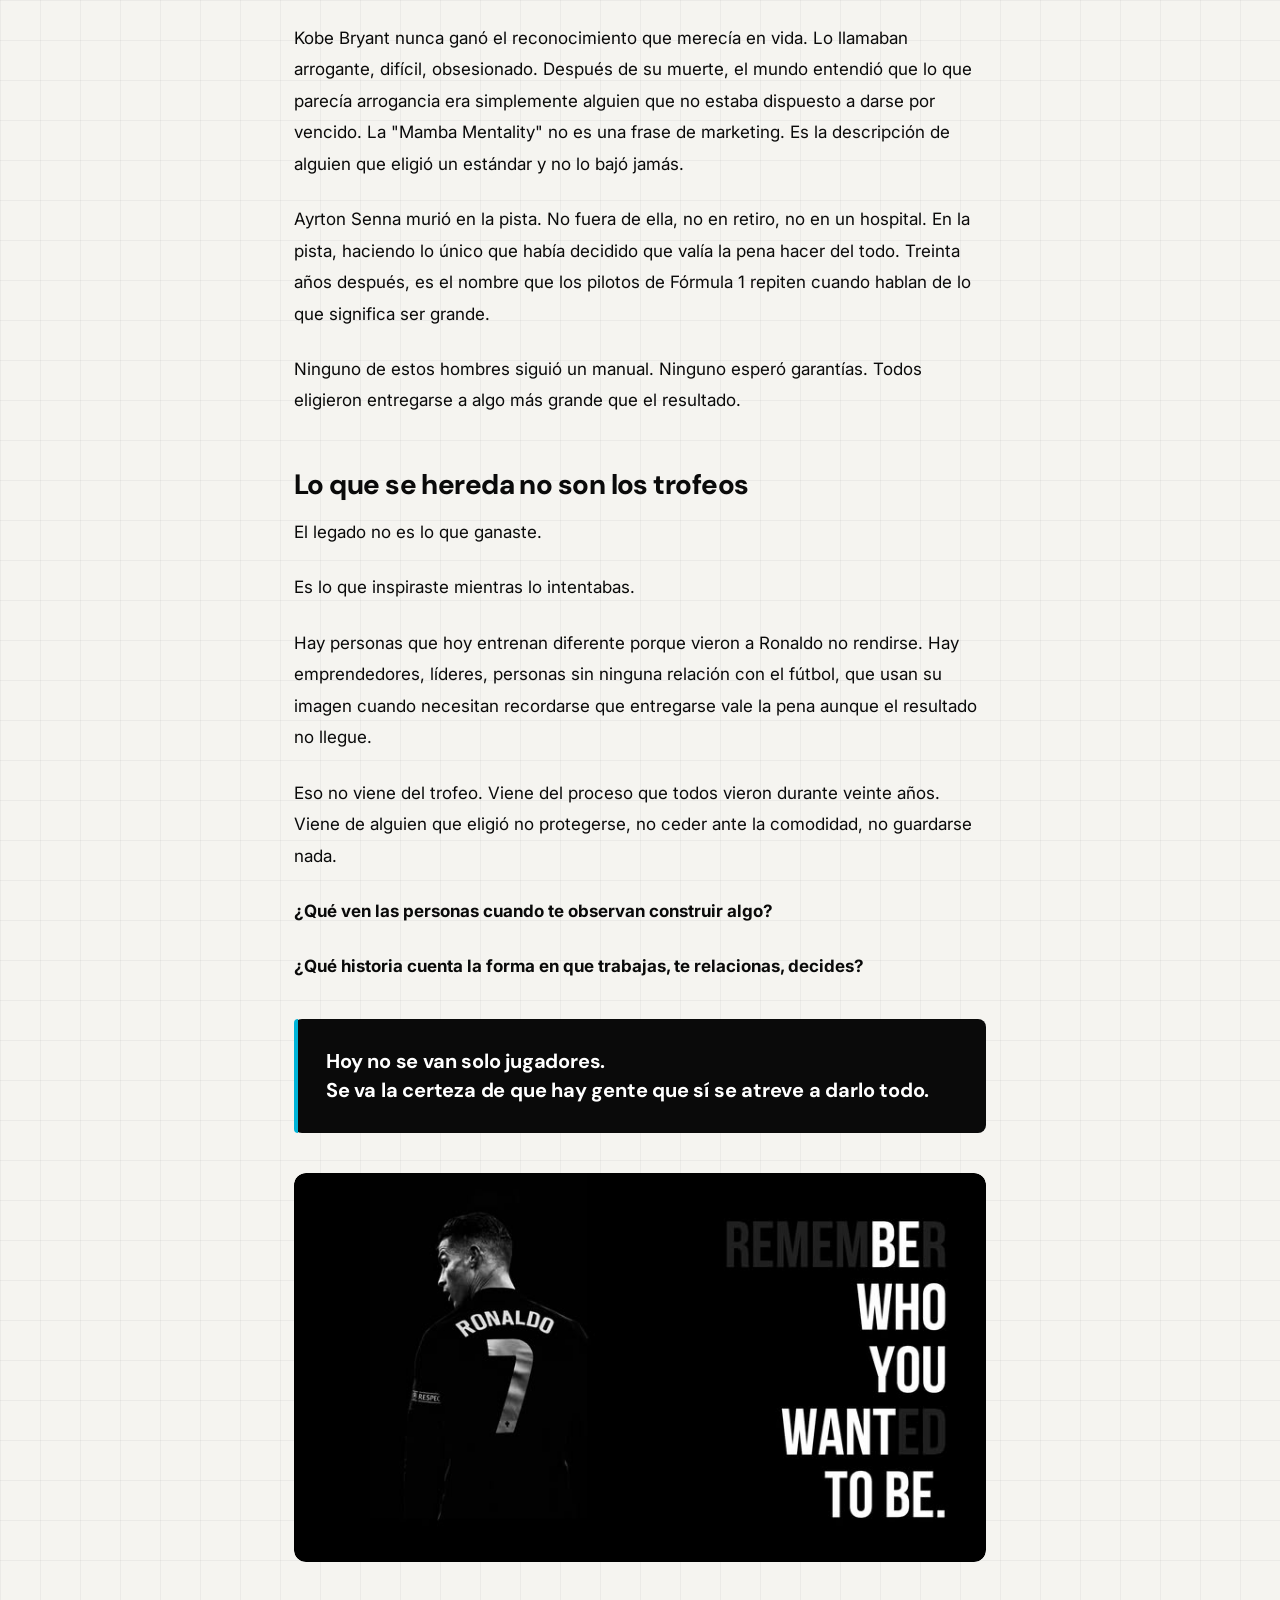
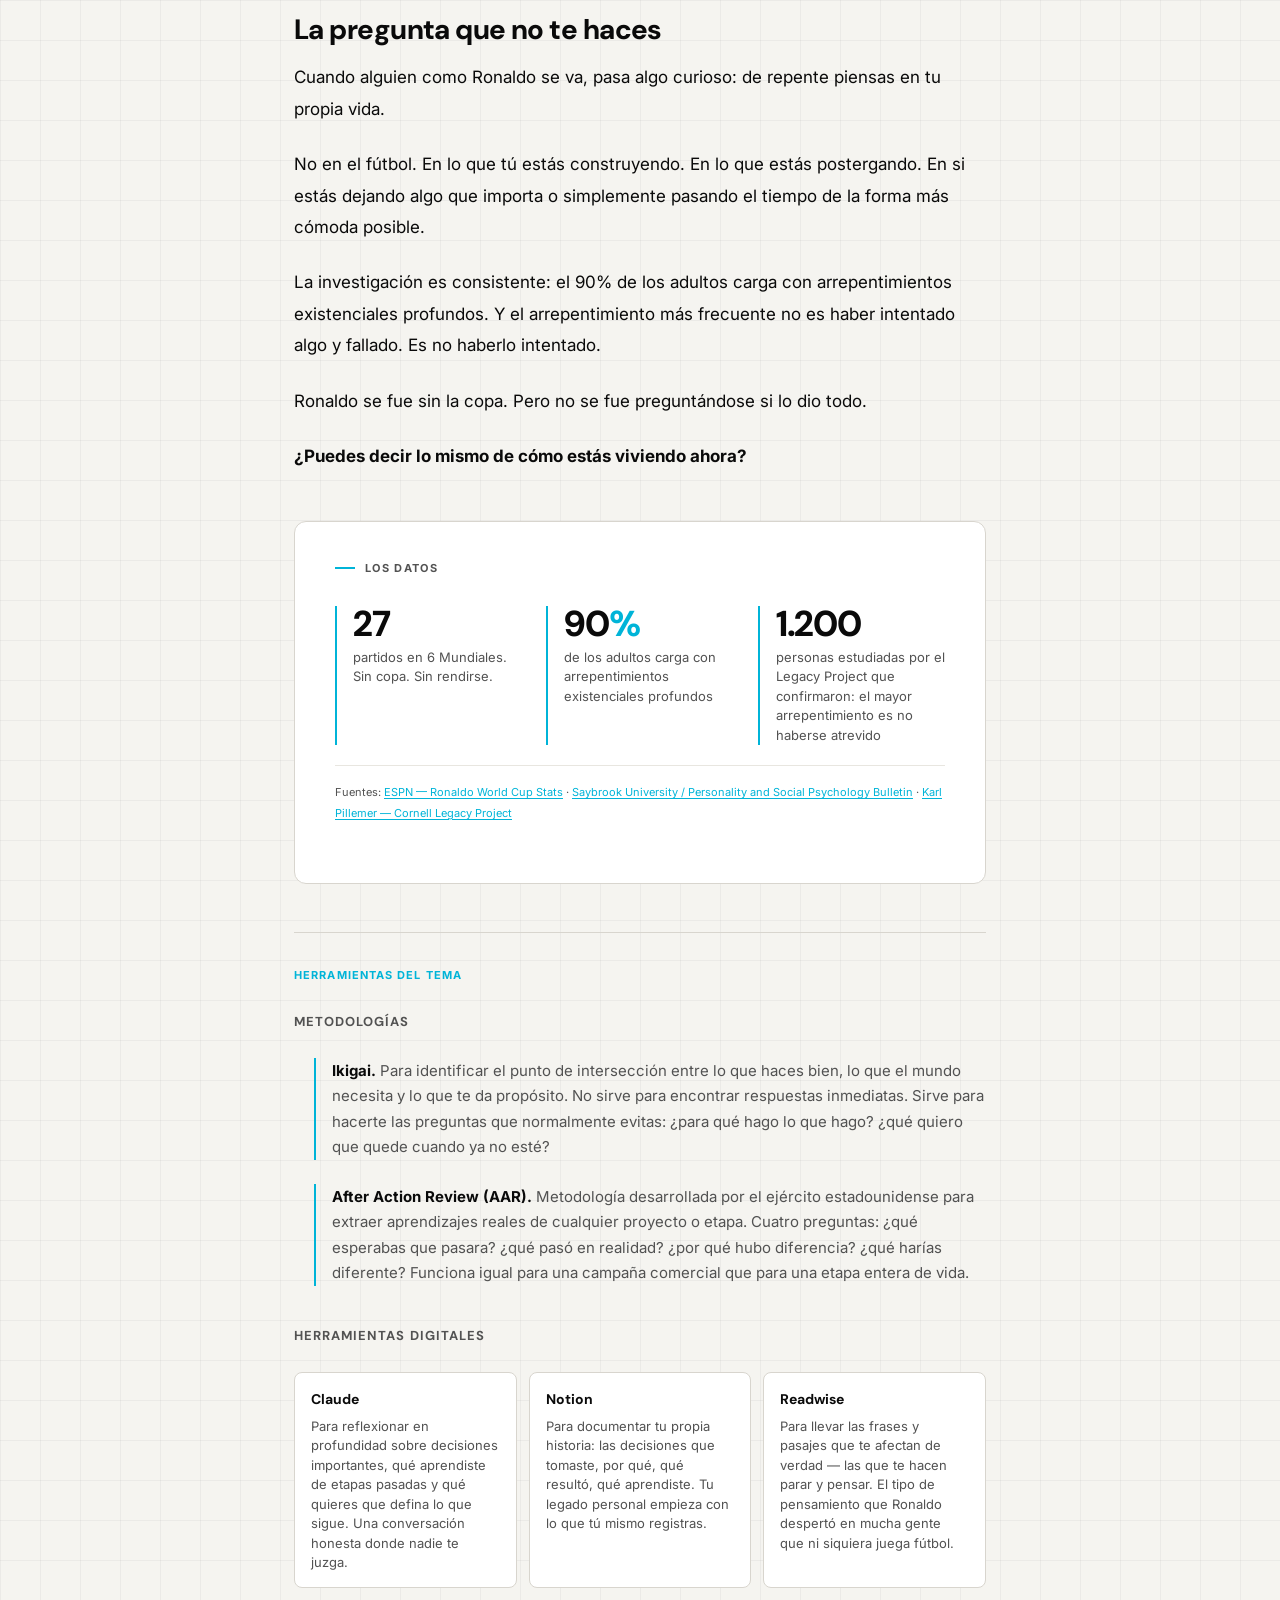
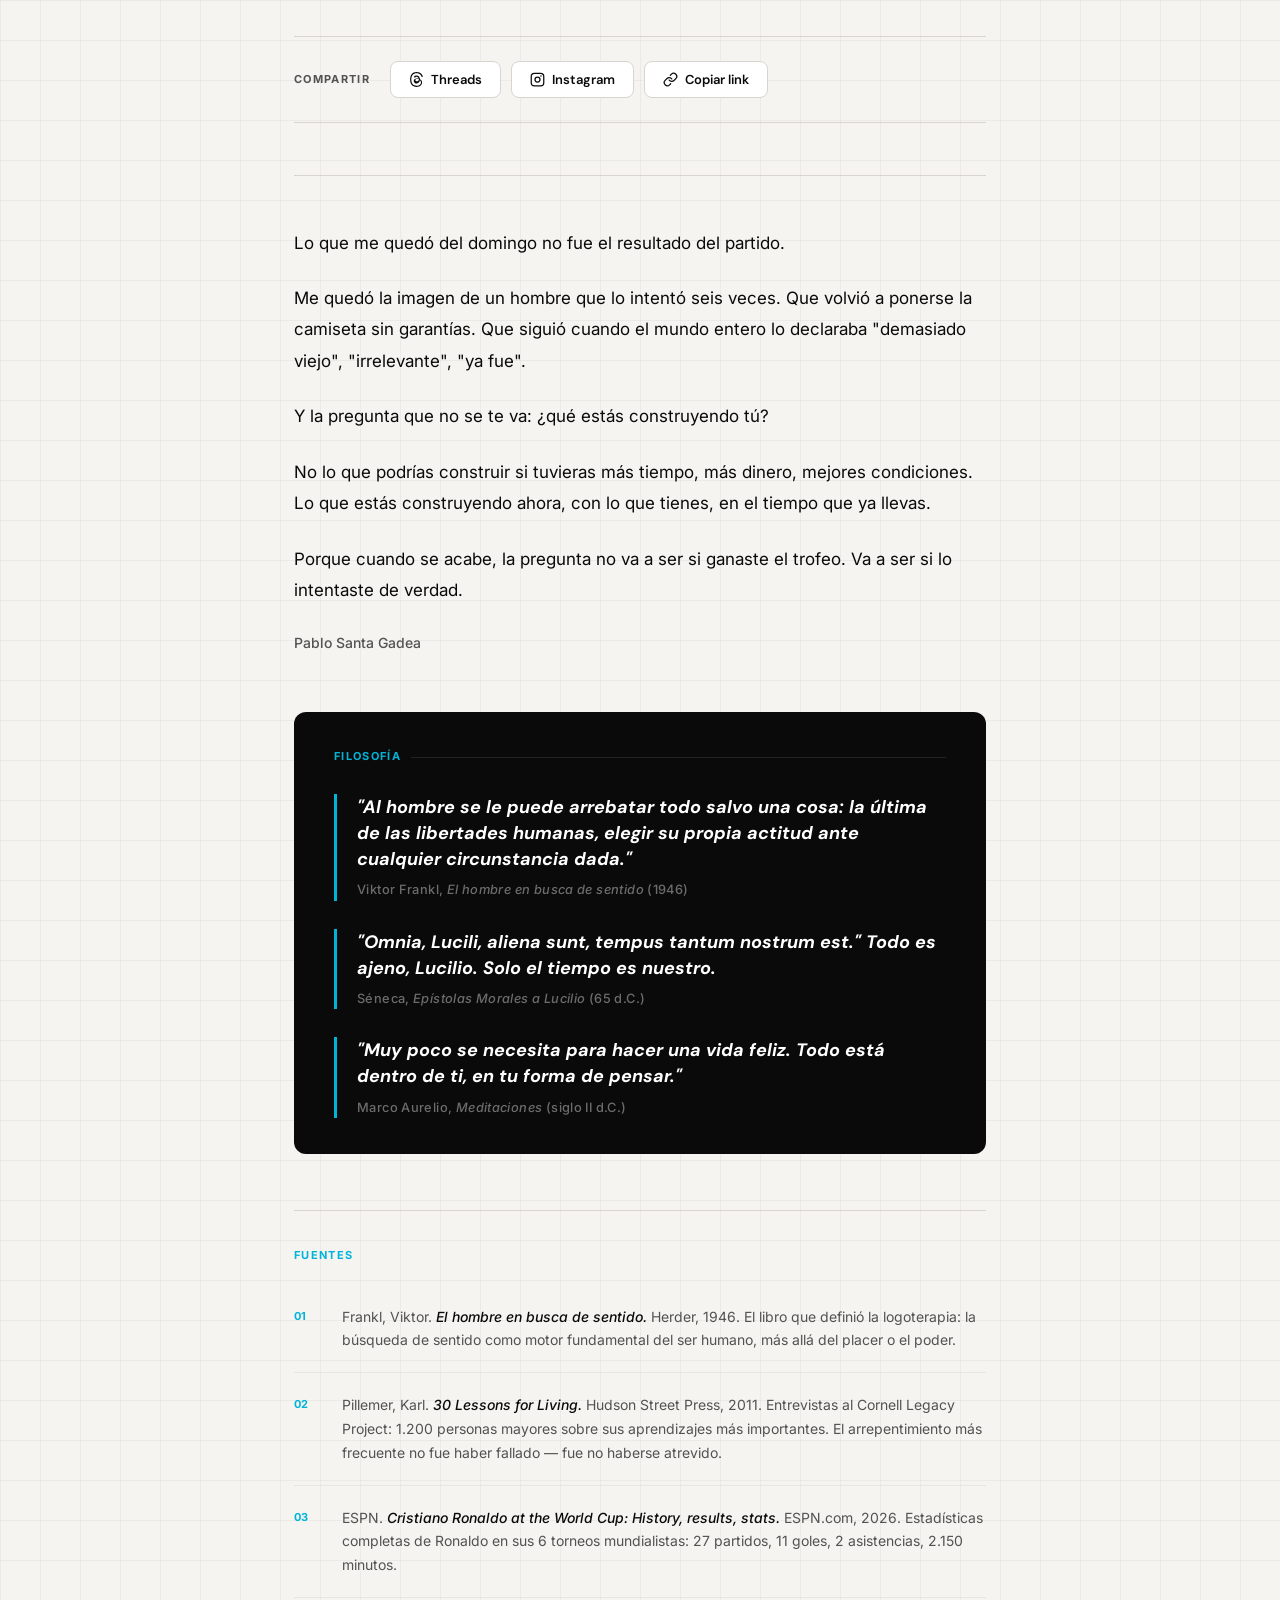
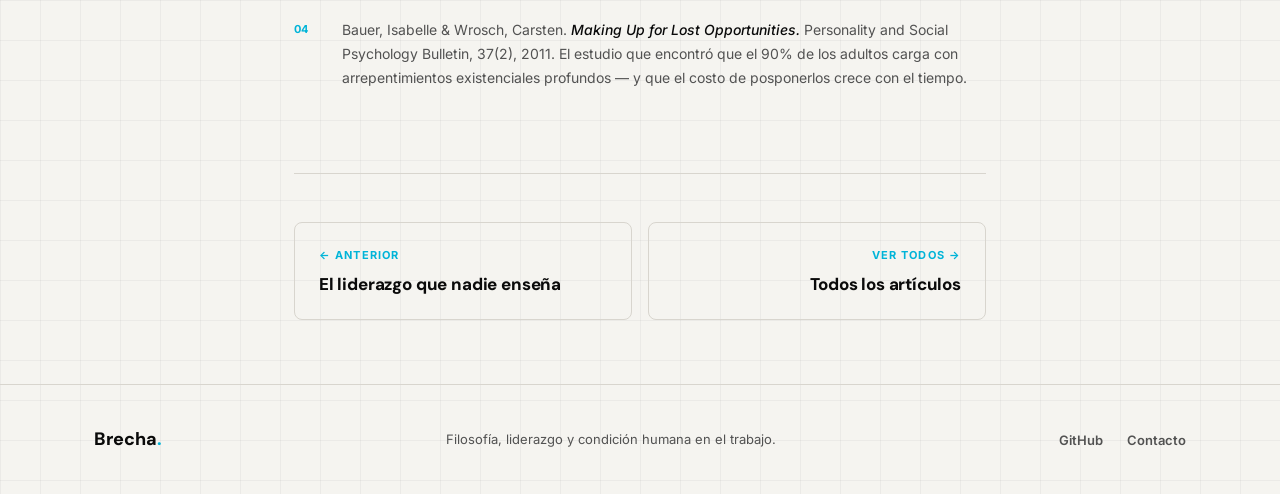
<file: posts/lo-que-dejan-los-grandes.html>
<!DOCTYPE html>
<html lang="es">
<head>
  <meta charset="UTF-8" />
  <meta name="viewport" content="width=device-width, initial-scale=1.0" />
  <title>Lo que dejan los grandes — Brecha</title>
  <meta name="description" content="Ronaldo se fue del Mundial sin la copa. Y de repente, mirando ese partido, todo lo que ignorabas sobre tu propia vida se volvió urgente." />
  <!-- Open Graph -->
  <meta property="og:type" content="article" />
  <meta property="og:site_name" content="Brecha" />
  <meta property="og:url" content="https://thinking.zcod3.com/posts/lo-que-dejan-los-grandes.html" />
  <meta property="og:title" content="Lo que dejan los grandes" />
  <meta property="og:description" content="Ronaldo se fue del Mundial sin la copa. Y de repente, mirando ese partido, todo lo que ignorabas sobre tu propia vida se volvió urgente." />
  <meta property="og:image" content="https://thinking.zcod3.com/image/lo-que-dejan-los-grandes.png" />
  <meta name="twitter:card" content="summary_large_image" />
  <meta name="twitter:title" content="Lo que dejan los grandes" />
  <meta name="twitter:description" content="Ronaldo se fue del Mundial sin la copa. Y de repente, mirando ese partido, todo lo que ignorabas sobre tu propia vida se volvió urgente." />
  <meta name="twitter:image" content="https://thinking.zcod3.com/image/lo-que-dejan-los-grandes.png" />
  <link rel="preconnect" href="https://fonts.googleapis.com" />
  <link rel="preconnect" href="https://fonts.gstatic.com" crossorigin />
  <link href="https://fonts.googleapis.com/css2?family=DM+Sans:ital,opsz,wght@0,9..40,400;0,9..40,500;0,9..40,700;0,9..40,800;1,9..40,400&family=Inter:wght@300;400;500;600&display=swap" rel="stylesheet" />
  <link rel="stylesheet" href="../assets/css/style.css" />
  <script>(function(){var t=localStorage.getItem('brecha-theme');if(t)document.documentElement.setAttribute('data-theme',t);})();</script>
</head>
<body>

  <header class="site-header">
    <div class="container">
      <nav class="nav">
        <a href="../index.html" class="nav__logo">Brecha<span>.</span></a>
        <ul class="nav__links">
          <li><a href="../index.html">Inicio</a></li>
          <li><a href="../index.html#articulos" class="active">Artículos</a></li>
          <li><a href="../frases-fuertes.html">Frases</a></li>
          <li><a href="../index.html#acerca">Acerca</a></li>
        </ul>
        <button class="nav__hamburger" id="nav-hamburger" aria-label="Menú" aria-expanded="false">
          <svg class="icon-burger" width="18" height="18" viewBox="0 0 24 24" fill="none" stroke="currentColor" stroke-width="2.5" stroke-linecap="round"><line x1="3" y1="6" x2="21" y2="6"/><line x1="3" y1="12" x2="21" y2="12"/><line x1="3" y1="18" x2="21" y2="18"/></svg>
          <svg class="icon-close" width="18" height="18" viewBox="0 0 24 24" fill="none" stroke="currentColor" stroke-width="2.5" stroke-linecap="round"><line x1="18" y1="6" x2="6" y2="18"/><line x1="6" y1="6" x2="18" y2="18"/></svg>
        </button>
        <button class="theme-toggle" id="theme-toggle" aria-label="Cambiar tema">
          <svg class="icon-moon" width="16" height="16" viewBox="0 0 24 24" fill="none" stroke="currentColor" stroke-width="2" stroke-linecap="round" stroke-linejoin="round"><path d="M21 12.79A9 9 0 1 1 11.21 3 7 7 0 0 0 21 12.79z"/></svg>
          <svg class="icon-sun" width="16" height="16" viewBox="0 0 24 24" fill="none" stroke="currentColor" stroke-width="2" stroke-linecap="round" stroke-linejoin="round"><circle cx="12" cy="12" r="5"/><line x1="12" y1="1" x2="12" y2="3"/><line x1="12" y1="21" x2="12" y2="23"/><line x1="4.22" y1="4.22" x2="5.64" y2="5.64"/><line x1="18.36" y1="18.36" x2="19.78" y2="19.78"/><line x1="1" y1="12" x2="3" y2="12"/><line x1="21" y1="12" x2="23" y2="12"/><line x1="4.22" y1="19.78" x2="5.64" y2="18.36"/><line x1="18.36" y1="5.64" x2="19.78" y2="4.22"/></svg>
        </button>
      </nav>
    </div>
  </header>

  <main>
    <div class="container container--narrow">
      <header class="post-header">
        <div class="post-header__cover">
          <img src="../image/lo-que-dejan-los-grandes.png" alt="Lo que dejan los grandes" />
        </div>
        <span class="post-header__tag">Condición humana · Legado</span>
        <h1 class="post-header__title">Lo que dejan los grandes</h1>
        <p class="post-header__subtitle">
          No ganaron todo. Pero no se guardaron nada.
        </p>
        <div class="post-header__meta">
          <span class="post-header__meta-item">
            <svg xmlns="http://www.w3.org/2000/svg" width="14" height="14" viewBox="0 0 24 24" fill="none" stroke="currentColor" stroke-width="2" stroke-linecap="round" stroke-linejoin="round"><rect x="3" y="4" width="18" height="18" rx="2" ry="2"/><line x1="16" y1="2" x2="16" y2="6"/><line x1="8" y1="2" x2="8" y2="6"/><line x1="3" y1="10" x2="21" y2="10"/></svg>
            Julio 2026
          </span>
          <span class="post-header__meta-item">
            <svg xmlns="http://www.w3.org/2000/svg" width="14" height="14" viewBox="0 0 24 24" fill="none" stroke="currentColor" stroke-width="2" stroke-linecap="round" stroke-linejoin="round"><circle cx="12" cy="12" r="10"/><polyline points="12 6 12 12 16 14"/></svg>
            8 min de lectura
          </span>
        </div>
      </header>
    </div>

    <div class="container container--narrow">
      <article class="post-body">

        <p>El lunes me quedé viendo el partido.</p>

        <p>No por el resultado. No por el fútbol. Me quedé porque sabía que algo se estaba cerrando, y esas cosas merecen testigos.</p>

        <p>Cristiano Ronaldo jugó su último Mundial. Portugal cayó ante España. Y mientras miraba la pantalla, sin poder explicar exactamente por qué, sentí que ese partido tenía algo que decir sobre cosas mucho más importantes que el fútbol.</p>

        <h2>Seis Mundiales. Ninguna copa.</h2>

        <p>2006. 2010. 2014. 2018. 2022. 2026.</p>

        <p>Seis veces fue al lugar más grande del fútbol. Seis veces volvió sin el título.</p>

        <p>27 partidos. Más de dos mil minutos en el campo. El jugador con más apariciones mundialistas en la historia de Portugal. 134 goles por su selección. Un hombre que le dio todo lo que tenía. Y el trofeo no llegó jamás.</p>

        <p>La lógica dice que eso es un fracaso. Pero algo no cuadra. Porque nadie habla de él como un perdedor.</p>

        <blockquote>No siempre gana el que más lo intenta.<br/>Ni el que más lucha. Ni el que más lo sueña.</blockquote>

        <h2>El mito que todos compramos</h2>

        <p>Desde pequeño te enseñan que si te esfuerzas lo suficiente, llegas. Que el trabajo duro tiene recompensa. Que la dedicación tiene un precio justo.</p>

        <p>Eso, en algún nivel, es una mentira bien intencionada.</p>

        <p>No porque el esfuerzo no importe — importa enormemente. Sino porque el mundo no es una máquina justa donde el input de entrega siempre produce el output de victoria. Hay variables que no controlas. Hay rivales más fuertes ese día. Hay momentos donde das todo y el resultado no llega.</p>

        <p>Messi ganó el Mundial en 2022. Ronaldo nunca lo ganó. Los dos son considerados los mejores de la historia. El trofeo no es lo que los define. Los define lo que dieron mientras jugaban.</p>

        <p><strong>¿Cuántas cosas en tu vida estás posponiendo porque no tienes garantizado el resultado?</strong></p>

        <p><strong>¿Cuántas veces dejaste de intentar algo porque no podías asegurarte de que iba a funcionar?</strong></p>

        <p>La trampa no está en el fracaso. La trampa está en esperar certeza antes de entregarte.</p>

        <div class="post-infographic">
          <svg viewBox="0 0 560 270" xmlns="http://www.w3.org/2000/svg">
            <!-- Background -->
            <rect width="560" height="270" fill="#F5F4F0" rx="8"/>

            <!-- Title -->
            <text x="280" y="34" text-anchor="middle" font-family="'Inter',sans-serif" font-size="10" fill="#999" font-weight="600" letter-spacing="1.5">EL MARCADOR VS. LA HISTORIA</text>

            <!-- Divider vertical -->
            <line x1="280" y1="50" x2="280" y2="240" stroke="#D8D5CE" stroke-width="1"/>

            <!-- Left column header -->
            <text x="140" y="66" text-anchor="middle" font-family="'Inter',sans-serif" font-size="10" fill="#999" font-weight="600" letter-spacing="1.2">EL MARCADOR DICE</text>

            <!-- Right column header -->
            <text x="420" y="66" text-anchor="middle" font-family="'Inter',sans-serif" font-size="10" fill="#00B4D8" font-weight="600" letter-spacing="1.2">LA HISTORIA DICE</text>

            <!-- Left stat 1: Copas -->
            <text x="140" y="112" text-anchor="middle" font-family="'Inter',sans-serif" font-size="48" fill="#0A0A0A" font-weight="800">0</text>
            <text x="140" y="132" text-anchor="middle" font-family="'Inter',sans-serif" font-size="11" fill="#525252">Copas del Mundo</text>

            <!-- Left stat 2: Eliminaciones -->
            <text x="140" y="182" text-anchor="middle" font-family="'Inter',sans-serif" font-size="48" fill="#0A0A0A" font-weight="800">6</text>
            <text x="140" y="202" text-anchor="middle" font-family="'Inter',sans-serif" font-size="11" fill="#525252">veces volvió a intentarlo</text>

            <!-- Right stat 1: Partidos -->
            <text x="420" y="112" text-anchor="middle" font-family="'Inter',sans-serif" font-size="48" fill="#00B4D8" font-weight="800">27</text>
            <text x="420" y="132" text-anchor="middle" font-family="'Inter',sans-serif" font-size="11" fill="#525252">partidos. Nunca se fue antes.</text>

            <!-- Right stat 2: Goles -->
            <text x="420" y="182" text-anchor="middle" font-family="'Inter',sans-serif" font-size="48" fill="#00B4D8" font-weight="800">134</text>
            <text x="420" y="202" text-anchor="middle" font-family="'Inter',sans-serif" font-size="11" fill="#525252">goles por Portugal</text>

            <!-- Bottom note -->
            <text x="280" y="247" text-anchor="middle" font-family="'Inter',sans-serif" font-size="11" fill="#999" font-style="italic">El marcador cierra el lunes. El legado, nunca.</text>
          </svg>
        </div>

        <h2>No es solo él</h2>

        <p>Ronaldo no es el único que enseña esto.</p>

        <p>Roger Federer ganó 20 Grand Slams. Pero lo que la gente recuerda no es el número. Es cómo jugaba. La elegancia, la entrega, la forma en que trataba cada punto como si fuera el último. Se retiró en 2022 y el mundo entero lloró, no por los trofeos, sino porque algo bello se iba.</p>

        <p>Kobe Bryant nunca ganó el reconocimiento que merecía en vida. Lo llamaban arrogante, difícil, obsesionado. Después de su muerte, el mundo entendió que lo que parecía arrogancia era simplemente alguien que no estaba dispuesto a darse por vencido. La "Mamba Mentality" no es una frase de marketing. Es la descripción de alguien que eligió un estándar y no lo bajó jamás.</p>

        <p>Ayrton Senna murió en la pista. No fuera de ella, no en retiro, no en un hospital. En la pista, haciendo lo único que había decidido que valía la pena hacer del todo. Treinta años después, es el nombre que los pilotos de Fórmula 1 repiten cuando hablan de lo que significa ser grande.</p>

        <p>Ninguno de estos hombres siguió un manual. Ninguno esperó garantías. Todos eligieron entregarse a algo más grande que el resultado.</p>

        <h2>Lo que se hereda no son los trofeos</h2>

        <p>El legado no es lo que ganaste.</p>

        <p>Es lo que inspiraste mientras lo intentabas.</p>

        <p>Hay personas que hoy entrenan diferente porque vieron a Ronaldo no rendirse. Hay emprendedores, líderes, personas sin ninguna relación con el fútbol, que usan su imagen cuando necesitan recordarse que entregarse vale la pena aunque el resultado no llegue.</p>

        <p>Eso no viene del trofeo. Viene del proceso que todos vieron durante veinte años. Viene de alguien que eligió no protegerse, no ceder ante la comodidad, no guardarse nada.</p>

        <p><strong>¿Qué ven las personas cuando te observan construir algo?</strong></p>

        <p><strong>¿Qué historia cuenta la forma en que trabajas, te relacionas, decides?</strong></p>

        <blockquote>Hoy no se van solo jugadores.<br/>Se va la certeza de que hay gente que sí se atreve a darlo todo.</blockquote>

        <figure class="post-figure">
          <img src="../image/ronaldo_01.jpg" alt="Cristiano Ronaldo" />
        </figure>

        <h2>La pregunta que no te haces</h2>

        <p>Cuando alguien como Ronaldo se va, pasa algo curioso: de repente piensas en tu propia vida.</p>

        <p>No en el fútbol. En lo que tú estás construyendo. En lo que estás postergando. En si estás dejando algo que importa o simplemente pasando el tiempo de la forma más cómoda posible.</p>

        <p>La investigación es consistente: el 90% de los adultos carga con arrepentimientos existenciales profundos. Y el arrepentimiento más frecuente no es haber intentado algo y fallado. Es no haberlo intentado.</p>

        <p>Ronaldo se fue sin la copa. Pero no se fue preguntándose si lo dio todo.</p>

        <p><strong>¿Puedes decir lo mismo de cómo estás viviendo ahora?</strong></p>

        <div class="post-data">
          <span class="post-data__label">Los datos</span>
          <div class="post-data__grid">
            <div class="post-data__item">
              <div class="post-data__number">27</div>
              <div class="post-data__desc">partidos en 6 Mundiales. Sin copa. Sin rendirse.</div>
            </div>
            <div class="post-data__item">
              <div class="post-data__number">90<span>%</span></div>
              <div class="post-data__desc">de los adultos carga con arrepentimientos existenciales profundos</div>
            </div>
            <div class="post-data__item">
              <div class="post-data__number">1.200</div>
              <div class="post-data__desc">personas estudiadas por el Legacy Project que confirmaron: el mayor arrepentimiento es no haberse atrevido</div>
            </div>
          </div>
          <p class="post-data__source">Fuentes: <a href="https://www.espn.com/soccer/story/_/id/48956258/cristiano-ronaldo-world-cup-history-results-stats" target="_blank" rel="noopener">ESPN — Ronaldo World Cup Stats</a> · <a href="https://www.saybrook.edu/unbound/90-percent-us-have-big-regrets-dealing-it-crucial-skill-healthy-living/" target="_blank" rel="noopener">Saybrook University / Personality and Social Psychology Bulletin</a> · <a href="https://www.amazon.com/30-Lessons-Living-Tried-True-Advice/dp/0147509815" target="_blank" rel="noopener">Karl Pillemer — Cornell Legacy Project</a></p>
        </div>

        <div class="post-tools">
          <span class="post-tools__label">Herramientas del tema</span>

          <div class="post-tools__group">
            <p class="post-tools__group-title">Metodologías</p>
            <ul class="post-tools__list">
              <li class="post-tools__item">
                <strong>Ikigai.</strong> Para identificar el punto de intersección entre lo que haces bien, lo que el mundo necesita y lo que te da propósito. No sirve para encontrar respuestas inmediatas. Sirve para hacerte las preguntas que normalmente evitas: ¿para qué hago lo que hago? ¿qué quiero que quede cuando ya no esté?
              </li>
              <li class="post-tools__item">
                <strong>After Action Review (AAR).</strong> Metodología desarrollada por el ejército estadounidense para extraer aprendizajes reales de cualquier proyecto o etapa. Cuatro preguntas: ¿qué esperabas que pasara? ¿qué pasó en realidad? ¿por qué hubo diferencia? ¿qué harías diferente? Funciona igual para una campaña comercial que para una etapa entera de vida.
              </li>
            </ul>
          </div>

          <div class="post-tools__group">
            <p class="post-tools__group-title">Herramientas digitales</p>
            <div class="post-tools__grid">
              <div class="post-tools__tool">
                <span class="post-tools__tool-name">Claude</span>
                <span class="post-tools__tool-use">Para reflexionar en profundidad sobre decisiones importantes, qué aprendiste de etapas pasadas y qué quieres que defina lo que sigue. Una conversación honesta donde nadie te juzga.</span>
              </div>
              <div class="post-tools__tool">
                <span class="post-tools__tool-name">Notion</span>
                <span class="post-tools__tool-use">Para documentar tu propia historia: las decisiones que tomaste, por qué, qué resultó, qué aprendiste. Tu legado personal empieza con lo que tú mismo registras.</span>
              </div>
              <div class="post-tools__tool">
                <span class="post-tools__tool-name">Readwise</span>
                <span class="post-tools__tool-use">Para llevar las frases y pasajes que te afectan de verdad — las que te hacen parar y pensar. El tipo de pensamiento que Ronaldo despertó en mucha gente que ni siquiera juega fútbol.</span>
              </div>
            </div>
          </div>
        </div>

        <div class="post-share">
          <span class="post-share__label">Compartir</span>
          <div class="post-share__buttons">
            <button class="share-btn" onclick="shareThreads()">
              <svg width="15" height="15" viewBox="0 0 192 192" fill="currentColor" xmlns="http://www.w3.org/2000/svg"><path d="M141.537 88.988a66.667 66.667 0 0 0-2.518-1.143c-1.482-27.307-16.403-42.94-41.457-43.1h-.34c-14.986 0-27.449 6.396-35.12 18.036l13.779 9.452c5.73-8.695 14.724-10.548 21.348-10.548h.232c8.25.053 14.474 2.452 18.502 7.129 2.932 3.405 4.893 8.11 5.864 14.05-7.314-1.243-15.224-1.626-23.68-1.14-23.82 1.371-39.134 15.264-38.105 34.568.522 9.792 5.4 18.216 13.735 23.719 7.047 4.652 16.124 6.927 25.557 6.412 12.458-.683 22.231-5.436 29.049-14.127 5.178-6.6 8.453-15.153 9.899-25.93 5.937 3.583 10.337 8.298 12.767 13.966 4.132 9.635 4.373 25.468-8.546 38.376-11.319 11.308-24.925 16.2-45.488 16.35-22.809-.169-40.06-7.484-51.275-21.741C35.236 139.966 29.808 120.682 29.605 96c.203-24.682 5.63-43.966 16.133-57.337C57.054 24.424 74.305 17.109 97.113 16.94c22.96.17 40.56 7.528 52.303 21.877 5.765 7.014 10.113 15.88 12.96 26.3l16.44-4.377c-3.403-12.755-8.812-23.685-16.18-32.556C147.04 10.646 125.345 1.216 97.17 1h-.239C69.01 1.216 47.596 10.693 33.56 28.27 20.979 44.099 14.487 66.65 14.25 95.999v.002c.237 29.35 6.73 51.9 19.31 67.73C47.596 181.307 69.01 190.784 96.93 191h.239c24.01-.176 40.987-6.447 54.832-20.28 18.268-18.25 17.895-41.006 11.804-55.04-4.428-10.323-12.886-18.754-23.268-23.692zm-38.33 29.693c-10.42.587-21.23-4.09-21.765-14.086-.4-7.526 5.34-15.913 22.718-16.932 1.987-.114 3.94-.17 5.864-.17 6.207 0 12.023.606 17.27 1.768-1.967 24.502-13.033 28.74-24.086 29.42z"/></svg>
              Threads
            </button>
            <button class="share-btn" onclick="shareInstagram()">
              <svg width="15" height="15" viewBox="0 0 24 24" fill="none" stroke="currentColor" stroke-width="2" stroke-linecap="round" stroke-linejoin="round"><rect x="2" y="2" width="20" height="20" rx="5" ry="5"/><circle cx="12" cy="12" r="4"/><circle cx="17.5" cy="6.5" r="1.2" fill="currentColor" stroke="none"/></svg>
              Instagram
            </button>
            <button class="share-btn" onclick="copyLink()">
              <svg width="15" height="15" viewBox="0 0 24 24" fill="none" stroke="currentColor" stroke-width="2" stroke-linecap="round" stroke-linejoin="round"><path d="M10 13a5 5 0 0 0 7.54.54l3-3a5 5 0 0 0-7.07-7.07l-1.72 1.71"/><path d="M14 11a5 5 0 0 0-7.54-.54l-3 3a5 5 0 0 0 7.07 7.07l1.71-1.71"/></svg>
              Copiar link
            </button>
          </div>
        </div>

        <hr/>

        <p>Lo que me quedó del domingo no fue el resultado del partido.</p>

        <p>Me quedó la imagen de un hombre que lo intentó seis veces. Que volvió a ponerse la camiseta sin garantías. Que siguió cuando el mundo entero lo declaraba "demasiado viejo", "irrelevante", "ya fue".</p>

        <p>Y la pregunta que no se te va: ¿qué estás construyendo tú?</p>

        <p>No lo que podrías construir si tuvieras más tiempo, más dinero, mejores condiciones. Lo que estás construyendo ahora, con lo que tienes, en el tiempo que ya llevas.</p>

        <p>Porque cuando se acabe, la pregunta no va a ser si ganaste el trofeo. Va a ser si lo intentaste de verdad.</p>

        <p class="post-signature">Pablo Santa Gadea</p>

      </article>

      <div class="post-philosophy">
        <span class="post-philosophy__label">Filosofía</span>
        <div class="post-philosophy__item">
          <p class="post-philosophy__quote">"Al hombre se le puede arrebatar todo salvo una cosa: la última de las libertades humanas, elegir su propia actitud ante cualquier circunstancia dada."</p>
          <p class="post-philosophy__author">Viktor Frankl, <em>El hombre en busca de sentido</em> (1946)</p>
        </div>
        <div class="post-philosophy__item">
          <p class="post-philosophy__quote">"Omnia, Lucili, aliena sunt, tempus tantum nostrum est." Todo es ajeno, Lucilio. Solo el tiempo es nuestro.</p>
          <p class="post-philosophy__author">Séneca, <em>Epístolas Morales a Lucilio</em> (65 d.C.)</p>
        </div>
        <div class="post-philosophy__item">
          <p class="post-philosophy__quote">"Muy poco se necesita para hacer una vida feliz. Todo está dentro de ti, en tu forma de pensar."</p>
          <p class="post-philosophy__author">Marco Aurelio, <em>Meditaciones</em> (siglo II d.C.)</p>
        </div>
      </div>

      <div class="post-sources">
        <span class="post-sources__label">Fuentes</span>
        <ul class="post-sources__list">
          <li class="post-sources__item">
            <span class="post-sources__num">01</span>
            <span>Frankl, Viktor. <a href="https://www.herdereditorial.com/el-hombre-en-busca-de-sentido" target="_blank" rel="noopener"><em>El hombre en busca de sentido.</em></a> Herder, 1946. El libro que definió la logoterapia: la búsqueda de sentido como motor fundamental del ser humano, más allá del placer o el poder.</span>
          </li>
          <li class="post-sources__item">
            <span class="post-sources__num">02</span>
            <span>Pillemer, Karl. <a href="https://www.amazon.com/30-Lessons-Living-Tried-True-Advice/dp/0147509815" target="_blank" rel="noopener"><em>30 Lessons for Living.</em></a> Hudson Street Press, 2011. Entrevistas al Cornell Legacy Project: 1.200 personas mayores sobre sus aprendizajes más importantes. El arrepentimiento más frecuente no fue haber fallado — fue no haberse atrevido.</span>
          </li>
          <li class="post-sources__item">
            <span class="post-sources__num">03</span>
            <span>ESPN. <a href="https://www.espn.com/soccer/story/_/id/48956258/cristiano-ronaldo-world-cup-history-results-stats" target="_blank" rel="noopener"><em>Cristiano Ronaldo at the World Cup: History, results, stats.</em></a> ESPN.com, 2026. Estadísticas completas de Ronaldo en sus 6 torneos mundialistas: 27 partidos, 11 goles, 2 asistencias, 2.150 minutos.</span>
          </li>
          <li class="post-sources__item">
            <span class="post-sources__num">04</span>
            <span>Bauer, Isabelle & Wrosch, Carsten. <a href="https://www.saybrook.edu/unbound/90-percent-us-have-big-regrets-dealing-it-crucial-skill-healthy-living/" target="_blank" rel="noopener"><em>Making Up for Lost Opportunities.</em></a> Personality and Social Psychology Bulletin, 37(2), 2011. El estudio que encontró que el 90% de los adultos carga con arrepentimientos existenciales profundos — y que el costo de posponerlos crece con el tiempo.</span>
          </li>
        </ul>
      </div>

      <nav class="post-nav" aria-label="Navegación entre artículos">
        <a class="post-nav__item" href="el-liderazgo-que-nadie-ensena.html">
          <p class="post-nav__label">← Anterior</p>
          <p class="post-nav__title">El liderazgo que nadie enseña</p>
        </a>
        <a class="post-nav__item post-nav__item--next" href="../index.html">
          <p class="post-nav__label">Ver todos →</p>
          <p class="post-nav__title">Todos los artículos</p>
        </a>
      </nav>

    </div>
  </main>

  <footer class="site-footer" style="margin-top: 64px;">
    <div class="container">
      <div class="footer-inner">
        <div class="footer__logo">Brecha<span>.</span></div>
        <p class="footer__copy">Filosofía, liderazgo y condición humana en el trabajo.</p>
        <ul class="footer__links">
          <li><a href="https://github.com/PSG-ONE/blog" target="_blank" rel="noopener">GitHub</a></li>
          <li><a href="mailto:pablo.santagadea@zcod3.com">Contacto</a></li>
        </ul>
      </div>
    </div>
  </footer>

  <script src="../assets/js/main.js"></script>
</body>
</html>
</file>
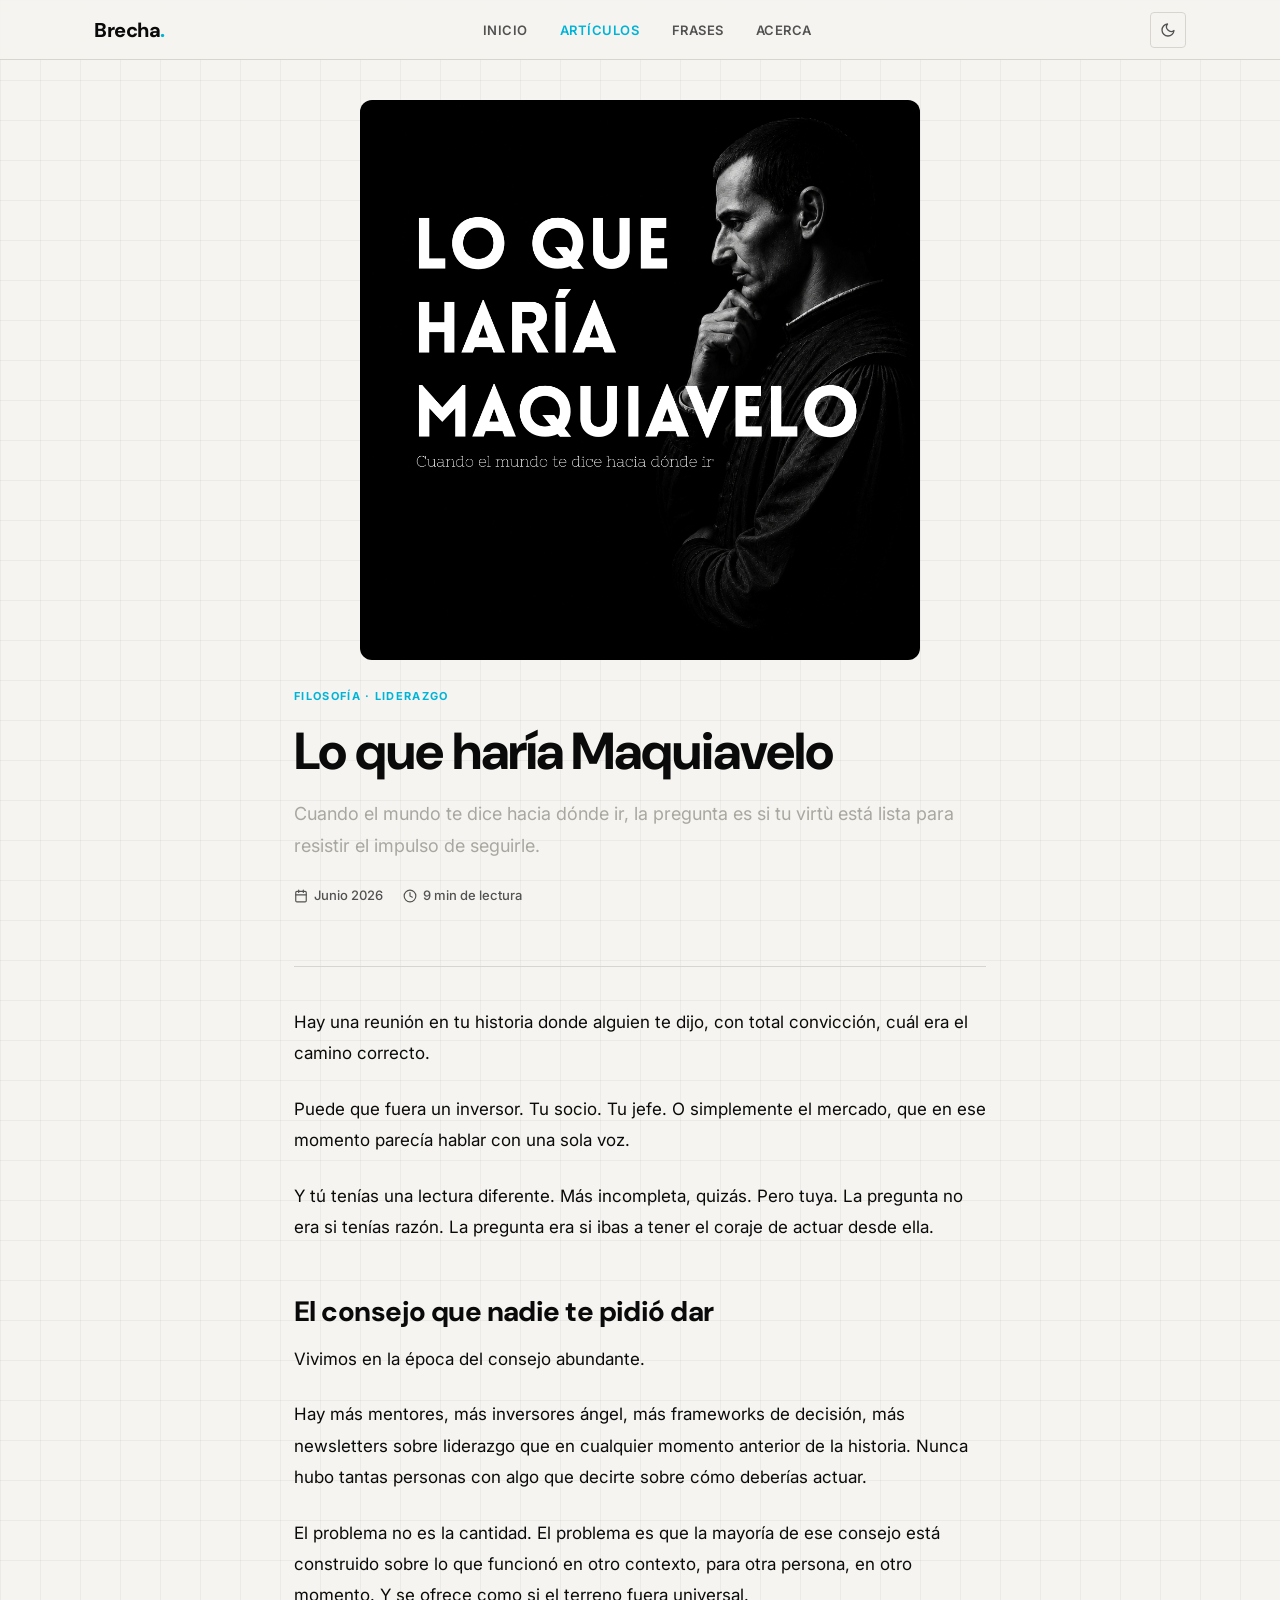
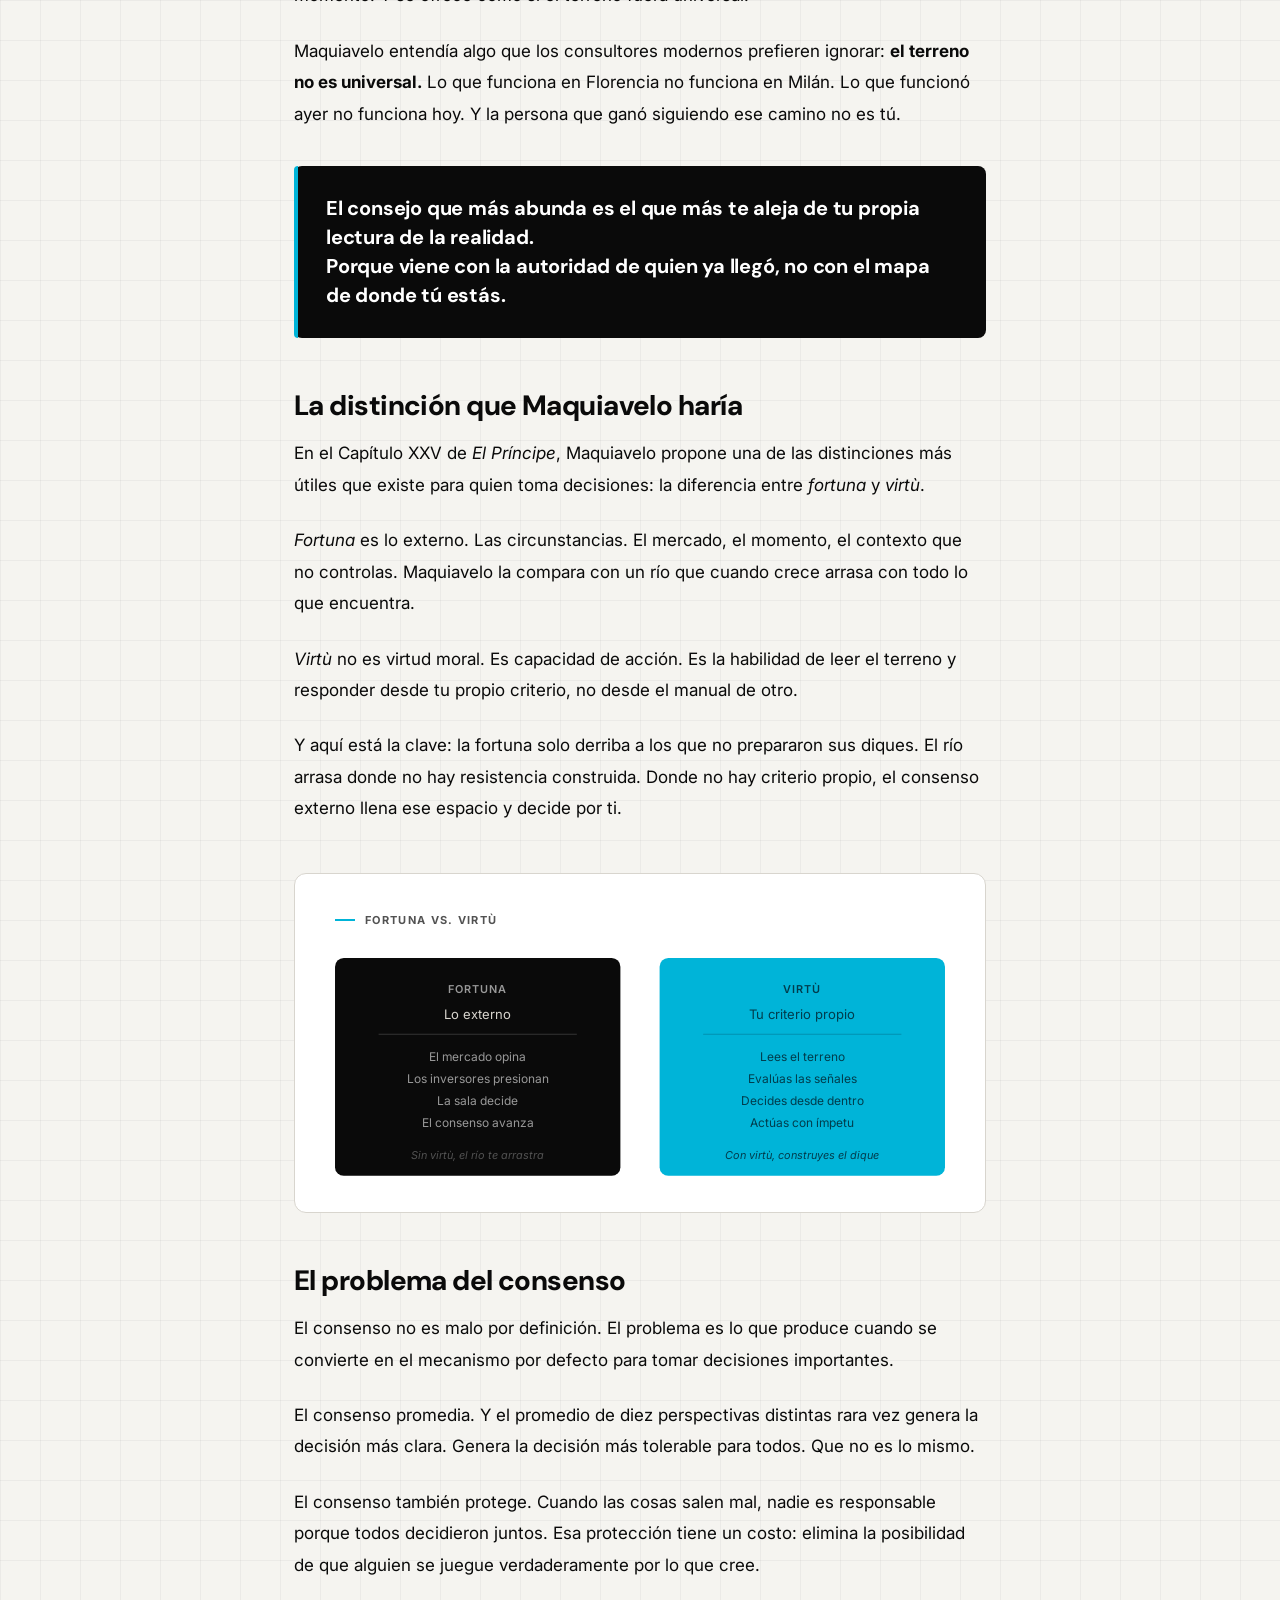
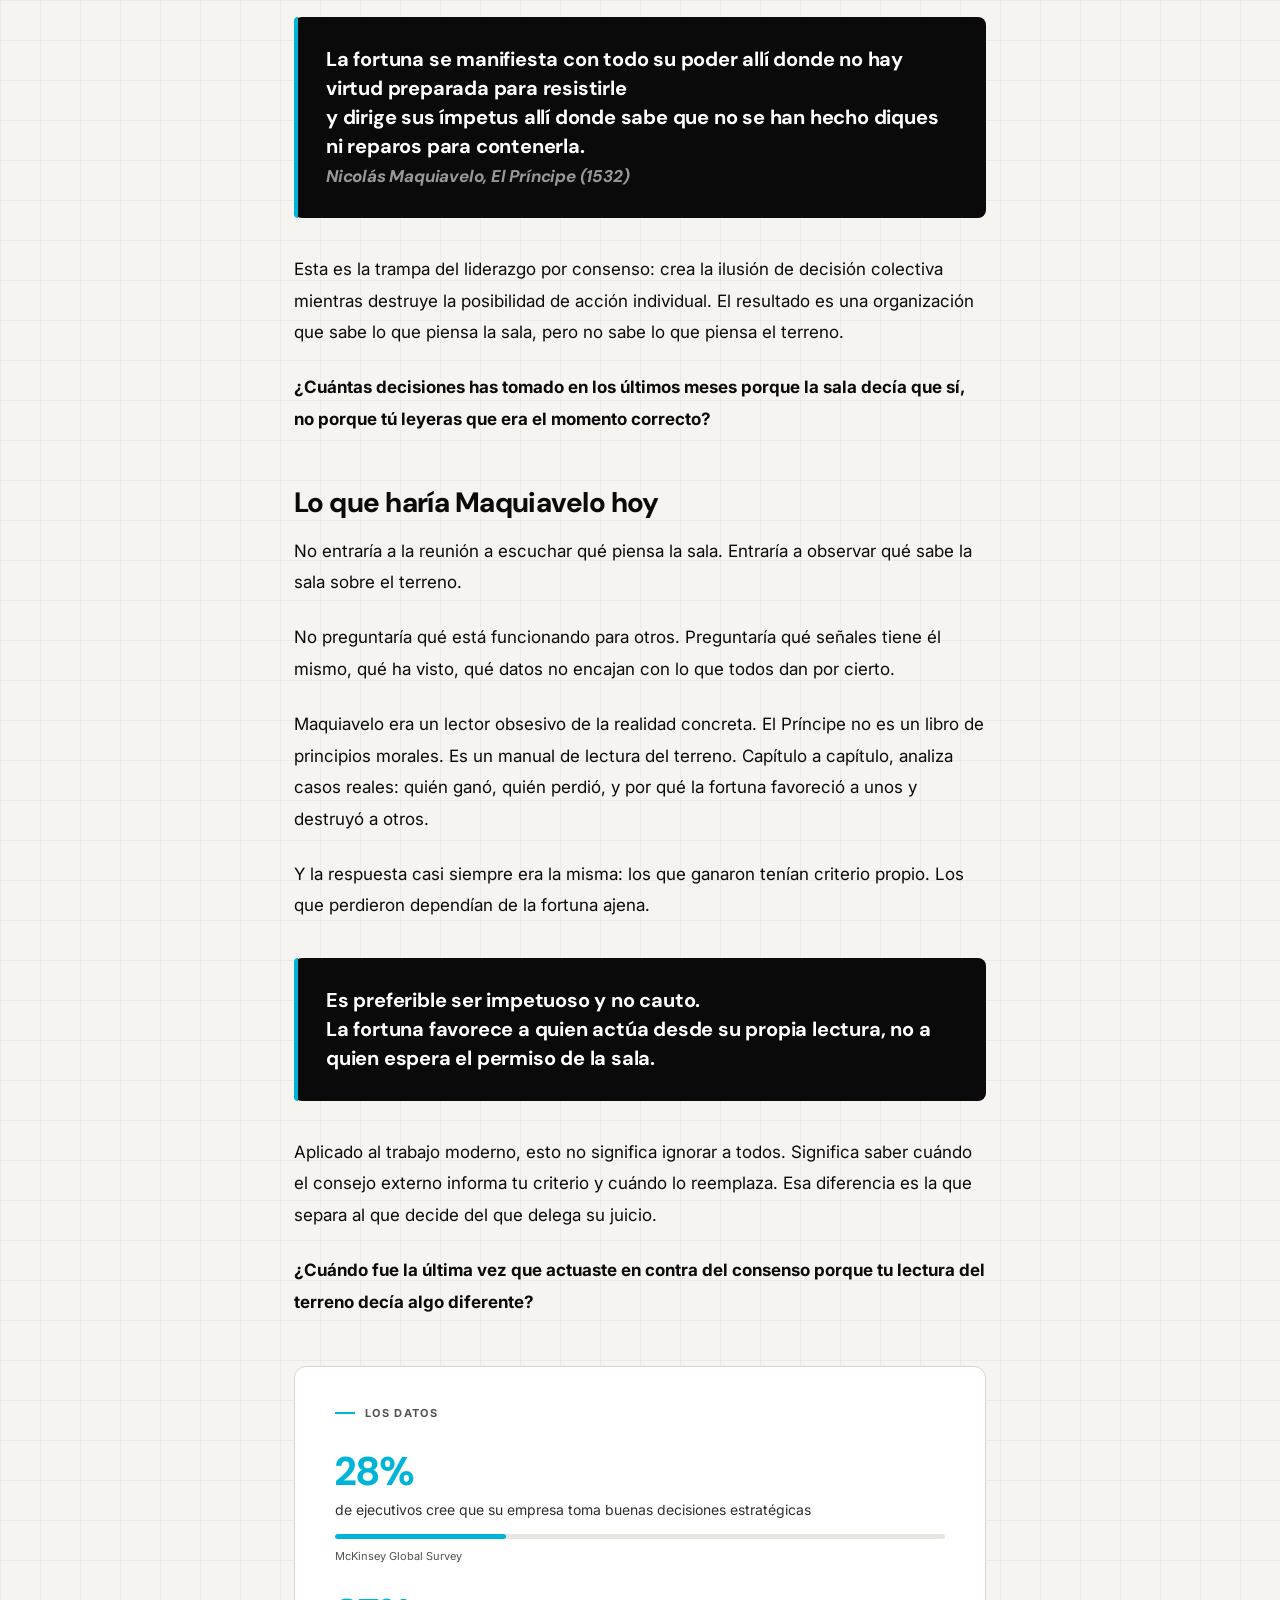
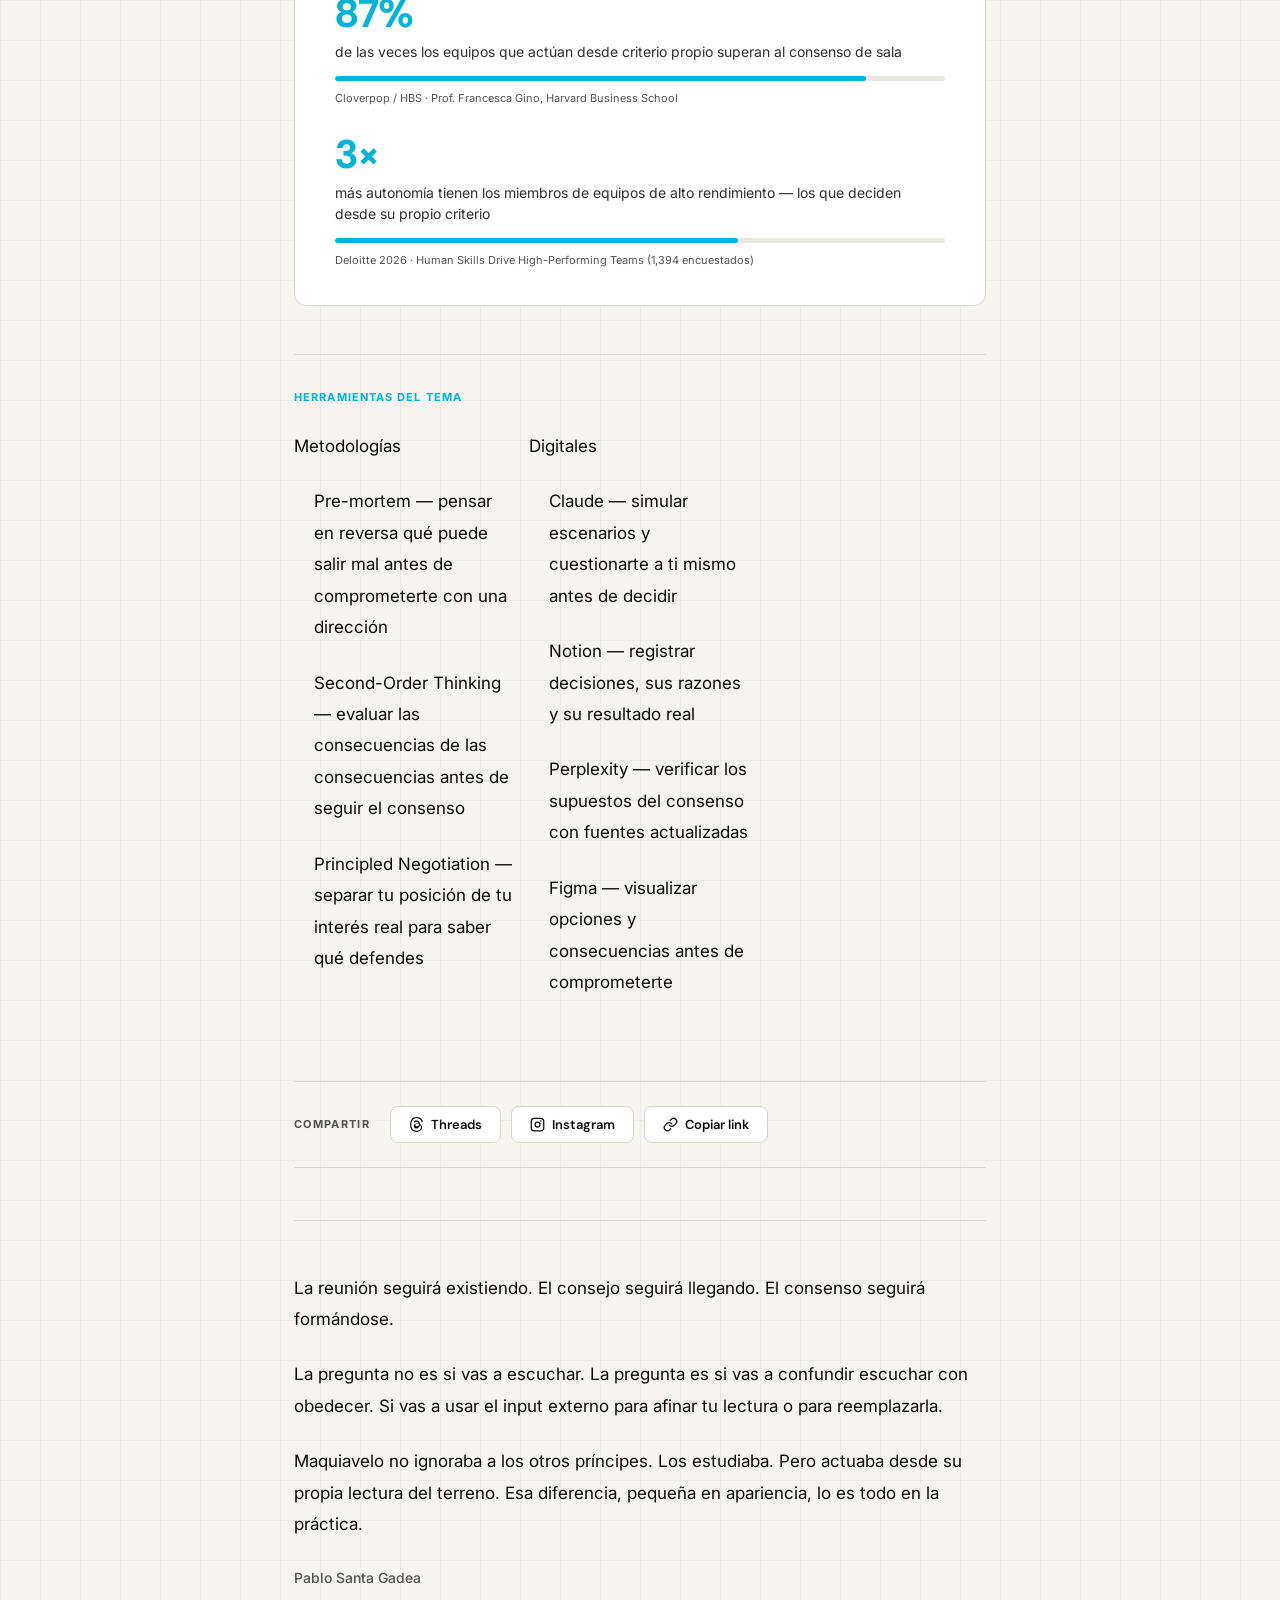
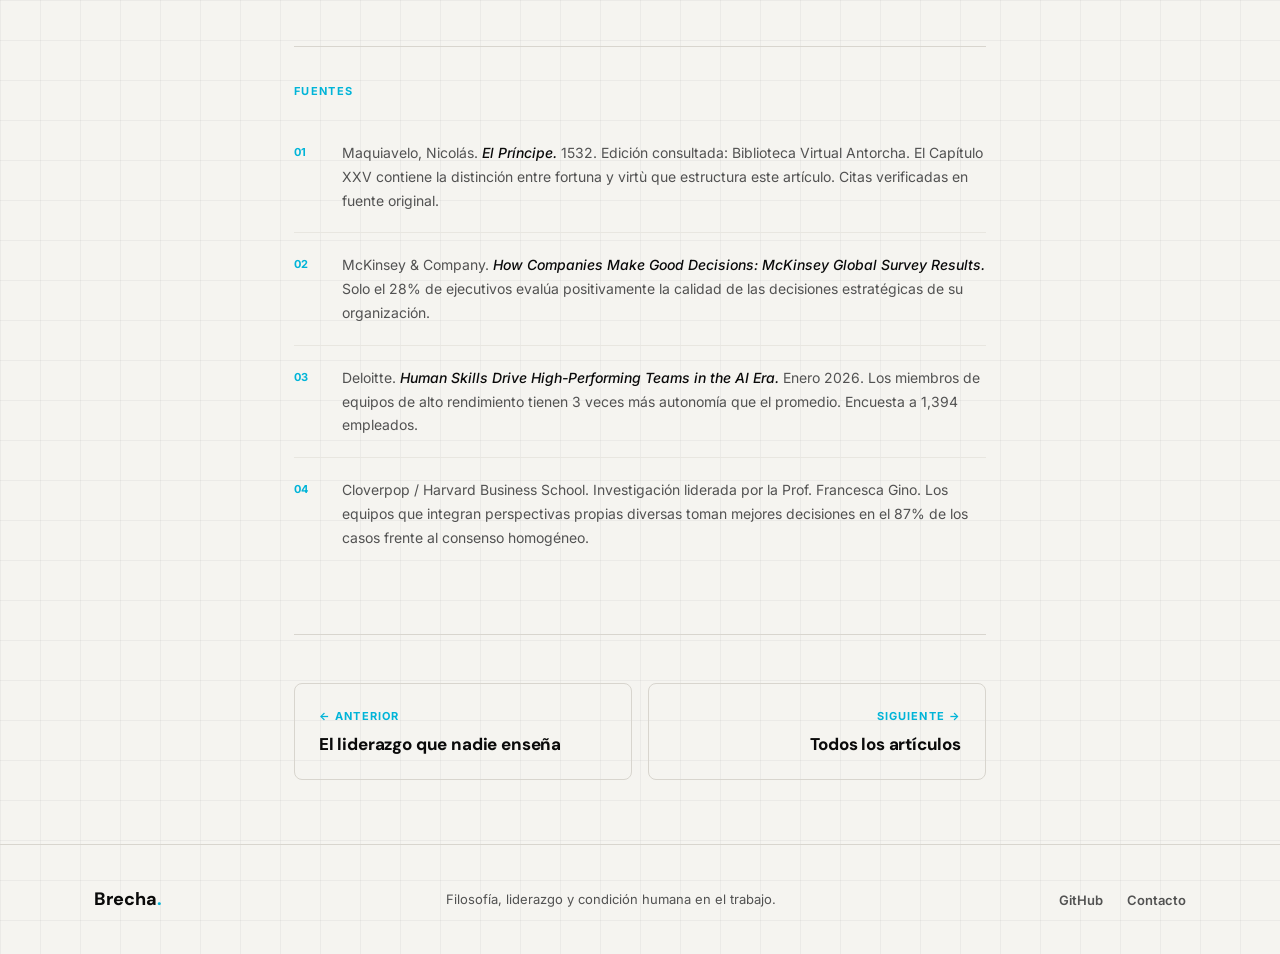
<file: posts/lo-que-haria-maquiavelo.html>
﻿<!DOCTYPE html>
<html lang="es">
<head>
  <meta charset="UTF-8" />
  <meta name="viewport" content="width=device-width, initial-scale=1.0" />
  <title>Lo que haría Maquiavelo — Brecha</title>
  <meta name="description" content="Todos tienen una dirección para darte. El mercado, los mentores, los inversores. La pregunta no es si el consejo es bueno. Es si tienes la virtù para actuar desde tu propio criterio." />
  <!-- Open Graph -->
  <meta property="og:type" content="article" />
  <meta property="og:site_name" content="Brecha" />
  <meta property="og:url" content="https://thinking.zcod3.com/posts/lo-que-haria-maquiavelo.html" />
  <meta property="og:title" content="Lo que haría Maquiavelo" />
  <meta property="og:description" content="Todos tienen una dirección para darte. El mercado, los mentores, los inversores. La pregunta no es si el consejo es bueno. Es si tienes la virtù para actuar desde tu propio criterio." />
  <meta property="og:image" content="https://thinking.zcod3.com/image/lo-que-haria-maquiavelo.png" />
  <meta property="og:image:width" content="1080" />
  <meta property="og:image:height" content="1080" />
  <meta property="og:image:alt" content="Lo que haría Maquiavelo" />
  <meta name="twitter:card" content="summary_large_image" />
  <meta name="twitter:title" content="Lo que haría Maquiavelo" />
  <meta name="twitter:description" content="Todos tienen una dirección para darte. El mercado, los mentores, los inversores. La pregunta no es si el consejo es bueno. Es si tienes la virtù para actuar desde tu propio criterio." />
  <meta name="twitter:image" content="https://thinking.zcod3.com/image/lo-que-haria-maquiavelo.png" />
  <link rel="preconnect" href="https://fonts.googleapis.com" />
  <link rel="preconnect" href="https://fonts.gstatic.com" crossorigin />
  <link href="https://fonts.googleapis.com/css2?family=DM+Sans:ital,opsz,wght@0,9..40,400;0,9..40,500;0,9..40,700;0,9..40,800;1,9..40,400&family=Inter:wght@300;400;500;600&display=swap" rel="stylesheet" />
  <link rel="stylesheet" href="../assets/css/style.css" />
  <script>(function(){var t=localStorage.getItem('brecha-theme');if(t)document.documentElement.setAttribute('data-theme',t);})();</script>
</head>
<body>

  <header class="site-header">
    <div class="container">
      <nav class="nav">
        <a href="../index.html" class="nav__logo">Brecha<span>.</span></a>
        <ul class="nav__links">
          <li><a href="../index.html">Inicio</a></li>
          <li><a href="../index.html#articulos" class="active">Artículos</a></li>
          <li><a href="../frases-fuertes.html">Frases</a></li>
          <li><a href="../index.html#acerca">Acerca</a></li>
        </ul>                <button class="nav__hamburger" id="nav-hamburger" aria-label="Men&#250;" aria-expanded="false">
          <svg class="icon-burger" width="18" height="18" viewBox="0 0 24 24" fill="none" stroke="currentColor" stroke-width="2.5" stroke-linecap="round"><line x1="3" y1="6" x2="21" y2="6"/><line x1="3" y1="12" x2="21" y2="12"/><line x1="3" y1="18" x2="21" y2="18"/></svg>
          <svg class="icon-close" width="18" height="18" viewBox="0 0 24 24" fill="none" stroke="currentColor" stroke-width="2.5" stroke-linecap="round"><line x1="18" y1="6" x2="6" y2="18"/><line x1="6" y1="6" x2="18" y2="18"/></svg>
        </button>        <button class="theme-toggle" id="theme-toggle" aria-label="Cambiar tema">
          <svg class="icon-moon" width="16" height="16" viewBox="0 0 24 24" fill="none" stroke="currentColor" stroke-width="2" stroke-linecap="round" stroke-linejoin="round"><path d="M21 12.79A9 9 0 1 1 11.21 3 7 7 0 0 0 21 12.79z"/></svg>
          <svg class="icon-sun" width="16" height="16" viewBox="0 0 24 24" fill="none" stroke="currentColor" stroke-width="2" stroke-linecap="round" stroke-linejoin="round"><circle cx="12" cy="12" r="5"/><line x1="12" y1="1" x2="12" y2="3"/><line x1="12" y1="21" x2="12" y2="23"/><line x1="4.22" y1="4.22" x2="5.64" y2="5.64"/><line x1="18.36" y1="18.36" x2="19.78" y2="19.78"/><line x1="1" y1="12" x2="3" y2="12"/><line x1="21" y1="12" x2="23" y2="12"/><line x1="4.22" y1="19.78" x2="5.64" y2="18.36"/><line x1="18.36" y1="5.64" x2="19.78" y2="4.22"/></svg>
        </button>
      </nav>
    </div>
  </header>

  <main>
    <div class="container container--narrow">
      <header class="post-header">
        <div class="post-header__cover">
          <img src="../image/lo-que-haria-maquiavelo.png" alt="Lo que haría Maquiavelo" />
        </div>
        <span class="post-header__tag">Filosofía · Liderazgo</span>
        <h1 class="post-header__title">Lo que haría Maquiavelo</h1>
        <p class="post-header__subtitle">
          Cuando el mundo te dice hacia dónde ir,
          la pregunta es si tu virtù está lista
          para resistir el impulso de seguirle.
        </p>
        <div class="post-header__meta">
          <span class="post-header__meta-item">
            <svg xmlns="http://www.w3.org/2000/svg" width="14" height="14" viewBox="0 0 24 24" fill="none" stroke="currentColor" stroke-width="2" stroke-linecap="round" stroke-linejoin="round"><rect x="3" y="4" width="18" height="18" rx="2" ry="2"/><line x1="16" y1="2" x2="16" y2="6"/><line x1="8" y1="2" x2="8" y2="6"/><line x1="3" y1="10" x2="21" y2="10"/></svg>
            Junio 2026
          </span>
          <span class="post-header__meta-item">
            <svg xmlns="http://www.w3.org/2000/svg" width="14" height="14" viewBox="0 0 24 24" fill="none" stroke="currentColor" stroke-width="2" stroke-linecap="round" stroke-linejoin="round"><circle cx="12" cy="12" r="10"/><polyline points="12 6 12 12 16 14"/></svg>
            9 min de lectura
          </span>
        </div>
      </header>
    </div>

    <div class="container container--narrow">
      <article class="post-body">

        <p>Hay una reunión en tu historia donde alguien te dijo, con total convicción, cuál era el camino correcto.</p>

        <p>Puede que fuera un inversor. Tu socio. Tu jefe. O simplemente el mercado, que en ese momento parecía hablar con una sola voz.</p>

        <p>Y tú tenías una lectura diferente. Más incompleta, quizás. Pero tuya. La pregunta no era si tenías razón. La pregunta era si ibas a tener el coraje de actuar desde ella.</p>

        <h2>El consejo que nadie te pidió dar</h2>

        <p>Vivimos en la época del consejo abundante.</p>

        <p>Hay más mentores, más inversores ángel, más frameworks de decisión, más newsletters sobre liderazgo que en cualquier momento anterior de la historia. Nunca hubo tantas personas con algo que decirte sobre cómo deberías actuar.</p>

        <p>El problema no es la cantidad. El problema es que la mayoría de ese consejo está construido sobre lo que funcionó en otro contexto, para otra persona, en otro momento. Y se ofrece como si el terreno fuera universal.</p>

        <p>Maquiavelo entendía algo que los consultores modernos prefieren ignorar: <strong>el terreno no es universal.</strong> Lo que funciona en Florencia no funciona en Milán. Lo que funcionó ayer no funciona hoy. Y la persona que ganó siguiendo ese camino no es tú.</p>

        <blockquote>El consejo que más abunda es el que más te aleja de tu propia lectura de la realidad.<br/>Porque viene con la autoridad de quien ya llegó, no con el mapa de donde tú estás.</blockquote>

        <h2>La distinción que Maquiavelo haría</h2>

        <p>En el Capítulo XXV de <em>El Príncipe</em>, Maquiavelo propone una de las distinciones más útiles que existe para quien toma decisiones: la diferencia entre <em>fortuna</em> y <em>virtù</em>.</p>

        <p><em>Fortuna</em> es lo externo. Las circunstancias. El mercado, el momento, el contexto que no controlas. Maquiavelo la compara con un río que cuando crece arrasa con todo lo que encuentra.</p>

        <p><em>Virtù</em> no es virtud moral. Es capacidad de acción. Es la habilidad de leer el terreno y responder desde tu propio criterio, no desde el manual de otro.</p>

        <p>Y aquí está la clave: la fortuna solo derriba a los que no prepararon sus diques. El río arrasa donde no hay resistencia construida. Donde no hay criterio propio, el consenso externo llena ese espacio y decide por ti.</p>

        <div class="post-infographic">
          <span class="post-infographic__label">Fortuna vs. Virtù</span>
          <svg viewBox="0 0 560 200" xmlns="http://www.w3.org/2000/svg" font-family="'Inter',sans-serif" style="width:100%;height:auto;display:block;">

            <!-- Left column: Fortuna -->
            <rect x="0" y="0" width="262" height="200" rx="8" fill="#0A0A0A"/>
            <text x="131" y="32" text-anchor="middle" font-size="10" font-weight="600" fill="#999" letter-spacing="0.1em">FORTUNA</text>
            <text x="131" y="56" text-anchor="middle" font-size="12" fill="#D8D5CE">Lo externo</text>
            <line x1="40" y1="70" x2="222" y2="70" stroke="#333" stroke-width="1"/>
            <text x="131" y="95" text-anchor="middle" font-size="11" fill="#999">El mercado opina</text>
            <text x="131" y="115" text-anchor="middle" font-size="11" fill="#999">Los inversores presionan</text>
            <text x="131" y="135" text-anchor="middle" font-size="11" fill="#999">La sala decide</text>
            <text x="131" y="155" text-anchor="middle" font-size="11" fill="#999">El consenso avanza</text>
            <text x="131" y="185" text-anchor="middle" font-size="10" fill="#525252" font-style="italic">Sin virtù, el río te arrastra</text>

            <!-- Right column: Virtù -->
            <rect x="298" y="0" width="262" height="200" rx="8" fill="#00B4D8"/>
            <text x="429" y="32" text-anchor="middle" font-size="10" font-weight="600" fill="#003d4d" letter-spacing="0.1em">VIRTÙ</text>
            <text x="429" y="56" text-anchor="middle" font-size="12" fill="#003d4d">Tu criterio propio</text>
            <line x1="338" y1="70" x2="520" y2="70" stroke="#0090b0" stroke-width="1"/>
            <text x="429" y="95" text-anchor="middle" font-size="11" fill="#003d4d">Lees el terreno</text>
            <text x="429" y="115" text-anchor="middle" font-size="11" fill="#003d4d">Evalúas las señales</text>
            <text x="429" y="135" text-anchor="middle" font-size="11" fill="#003d4d">Decides desde dentro</text>
            <text x="429" y="155" text-anchor="middle" font-size="11" fill="#003d4d">Actúas con ímpetu</text>
            <text x="429" y="185" text-anchor="middle" font-size="10" fill="#003d4d" font-style="italic">Con virtù, construyes el dique</text>
          </svg>
        </div>

        <h2>El problema del consenso</h2>

        <p>El consenso no es malo por definición. El problema es lo que produce cuando se convierte en el mecanismo por defecto para tomar decisiones importantes.</p>

        <p>El consenso promedia. Y el promedio de diez perspectivas distintas rara vez genera la decisión más clara. Genera la decisión más tolerable para todos. Que no es lo mismo.</p>

        <p>El consenso también protege. Cuando las cosas salen mal, nadie es responsable porque todos decidieron juntos. Esa protección tiene un costo: elimina la posibilidad de que alguien se juegue verdaderamente por lo que cree.</p>

        <blockquote>La fortuna se manifiesta con todo su poder allí donde no hay virtud preparada para resistirle<br/>y dirige sus ímpetus allí donde sabe que no se han hecho diques ni reparos para contenerla.<br/><em style="font-size:0.85em;color:#999;">Nicolás Maquiavelo, El Príncipe (1532)</em></blockquote>

        <p>Esta es la trampa del liderazgo por consenso: crea la ilusión de decisión colectiva mientras destruye la posibilidad de acción individual. El resultado es una organización que sabe lo que piensa la sala, pero no sabe lo que piensa el terreno.</p>

        <p><strong>¿Cuántas decisiones has tomado en los últimos meses porque la sala decía que sí, no porque tú leyeras que era el momento correcto?</strong></p>

        <h2>Lo que haría Maquiavelo hoy</h2>

        <p>No entraría a la reunión a escuchar qué piensa la sala. Entraría a observar qué sabe la sala sobre el terreno.</p>

        <p>No preguntaría qué está funcionando para otros. Preguntaría qué señales tiene él mismo, qué ha visto, qué datos no encajan con lo que todos dan por cierto.</p>

        <p>Maquiavelo era un lector obsesivo de la realidad concreta. El Príncipe no es un libro de principios morales. Es un manual de lectura del terreno. Capítulo a capítulo, analiza casos reales: quién ganó, quién perdió, y por qué la fortuna favoreció a unos y destruyó a otros.</p>

        <p>Y la respuesta casi siempre era la misma: los que ganaron tenían criterio propio. Los que perdieron dependían de la fortuna ajena.</p>

        <blockquote>Es preferible ser impetuoso y no cauto.<br/>La fortuna favorece a quien actúa desde su propia lectura, no a quien espera el permiso de la sala.</blockquote>

        <p>Aplicado al trabajo moderno, esto no significa ignorar a todos. Significa saber cuándo el consejo externo informa tu criterio y cuándo lo reemplaza. Esa diferencia es la que separa al que decide del que delega su juicio.</p>

        <p><strong>¿Cuándo fue la última vez que actuaste en contra del consenso porque tu lectura del terreno decía algo diferente?</strong></p>

        <div class="post-data post-data--bars">
          <span class="post-data__label">Los datos</span>
          <div class="post-data__grid">

            <div class="post-data__bar-item">
              <span class="post-data__bar-value">28%</span>
              <span class="post-data__bar-label">de ejecutivos cree que su empresa toma buenas decisiones estratégicas</span>
              <div class="post-data__bar-track">
                <div class="post-data__bar-fill" style="width:28%"></div>
              </div>
              <span class="post-data__bar-desc">McKinsey Global Survey</span>
            </div>

            <div class="post-data__bar-item">
              <span class="post-data__bar-value">87%</span>
              <span class="post-data__bar-label">de las veces los equipos que actúan desde criterio propio superan al consenso de sala</span>
              <div class="post-data__bar-track">
                <div class="post-data__bar-fill" style="width:87%"></div>
              </div>
              <span class="post-data__bar-desc">Cloverpop / HBS · Prof. Francesca Gino, Harvard Business School</span>
            </div>

            <div class="post-data__bar-item">
              <span class="post-data__bar-value">3×</span>
              <span class="post-data__bar-label">más autonomía tienen los miembros de equipos de alto rendimiento — los que deciden desde su propio criterio</span>
              <div class="post-data__bar-track">
                <div class="post-data__bar-fill" style="width:66%"></div>
              </div>
              <span class="post-data__bar-desc">Deloitte 2026 · Human Skills Drive High-Performing Teams (1,394 encuestados)</span>
            </div>

          </div>
        </div>

        <div class="post-tools">
          <span class="post-tools__label">Herramientas del tema</span>
          <div class="post-tools__grid">
            <div class="post-tools__col">
              <p class="post-tools__col-title">Metodologías</p>
              <ul class="post-tools__list">
                <li>Pre-mortem — pensar en reversa qué puede salir mal antes de comprometerte con una dirección</li>
                <li>Second-Order Thinking — evaluar las consecuencias de las consecuencias antes de seguir el consenso</li>
                <li>Principled Negotiation — separar tu posición de tu interés real para saber qué defendes</li>
              </ul>
            </div>
            <div class="post-tools__col">
              <p class="post-tools__col-title">Digitales</p>
              <ul class="post-tools__list">
                <li>Claude — simular escenarios y cuestionarte a ti mismo antes de decidir</li>
                <li>Notion — registrar decisiones, sus razones y su resultado real</li>
                <li>Perplexity — verificar los supuestos del consenso con fuentes actualizadas</li>
                <li>Figma — visualizar opciones y consecuencias antes de comprometerte</li>
              </ul>
            </div>
          </div>
        </div>

        <div class="post-share">
          <span class="post-share__label">Compartir</span>
          <div class="post-share__buttons">
            <button class="share-btn" onclick="shareThreads()">
              <svg width="15" height="15" viewBox="0 0 192 192" fill="currentColor" xmlns="http://www.w3.org/2000/svg"><path d="M141.537 88.988a66.667 66.667 0 0 0-2.518-1.143c-1.482-27.307-16.403-42.94-41.457-43.1h-.34c-14.986 0-27.449 6.396-35.12 18.036l13.779 9.452c5.73-8.695 14.724-10.548 21.348-10.548h.232c8.25.053 14.474 2.452 18.502 7.129 2.932 3.405 4.893 8.11 5.864 14.05-7.314-1.243-15.224-1.626-23.68-1.14-23.82 1.371-39.134 15.264-38.105 34.568.522 9.792 5.4 18.216 13.735 23.719 7.047 4.652 16.124 6.927 25.557 6.412 12.458-.683 22.231-5.436 29.049-14.127 5.178-6.6 8.453-15.153 9.899-25.93 5.937 3.583 10.337 8.298 12.767 13.966 4.132 9.635 4.373 25.468-8.546 38.376-11.319 11.308-24.925 16.2-45.488 16.35-22.809-.169-40.06-7.484-51.275-21.741C35.236 139.966 29.808 120.682 29.605 96c.203-24.682 5.63-43.966 16.133-57.337C57.054 24.424 74.305 17.109 97.113 16.94c22.96.17 40.56 7.528 52.303 21.877 5.765 7.014 10.113 15.88 12.96 26.3l16.44-4.377c-3.403-12.755-8.812-23.685-16.18-32.556C147.04 10.646 125.345 1.216 97.17 1h-.239C69.01 1.216 47.596 10.693 33.56 28.27 20.979 44.099 14.487 66.65 14.25 95.999v.002c.237 29.35 6.73 51.9 19.31 67.73C47.596 181.307 69.01 190.784 96.93 191h.239c24.01-.176 40.987-6.447 54.832-20.28 18.268-18.25 17.895-41.006 11.804-55.04-4.428-10.323-12.886-18.754-23.268-23.692zm-38.33 29.693c-10.42.587-21.23-4.09-21.765-14.086-.4-7.526 5.34-15.913 22.718-16.932 1.987-.114 3.94-.17 5.864-.17 6.207 0 12.023.606 17.27 1.768-1.967 24.502-13.033 28.74-24.086 29.42z"/></svg>
              Threads
            </button>
            <button class="share-btn" onclick="shareInstagram()">
              <svg width="15" height="15" viewBox="0 0 24 24" fill="none" stroke="currentColor" stroke-width="2" stroke-linecap="round" stroke-linejoin="round"><rect x="2" y="2" width="20" height="20" rx="5" ry="5"/><circle cx="12" cy="12" r="4"/><circle cx="17.5" cy="6.5" r="1.2" fill="currentColor" stroke="none"/></svg>
              Instagram
            </button>
            <button class="share-btn" onclick="copyLink()">
              <svg width="15" height="15" viewBox="0 0 24 24" fill="none" stroke="currentColor" stroke-width="2" stroke-linecap="round" stroke-linejoin="round"><path d="M10 13a5 5 0 0 0 7.54.54l3-3a5 5 0 0 0-7.07-7.07l-1.72 1.71"/><path d="M14 11a5 5 0 0 0-7.54-.54l-3 3a5 5 0 0 0 7.07 7.07l1.71-1.71"/></svg>
              Copiar link
            </button>
          </div>
        </div>

        <hr/>

        <p>La reunión seguirá existiendo. El consejo seguirá llegando. El consenso seguirá formándose.</p>

        <p>La pregunta no es si vas a escuchar. La pregunta es si vas a confundir escuchar con obedecer. Si vas a usar el input externo para afinar tu lectura o para reemplazarla.</p>

        <p>Maquiavelo no ignoraba a los otros príncipes. Los estudiaba. Pero actuaba desde su propia lectura del terreno. Esa diferencia, pequeña en apariencia, lo es todo en la práctica.</p>

        <p class="post-signature">Pablo Santa Gadea</p>

      </article>

      <div class="post-sources">
        <span class="post-sources__label">Fuentes</span>
        <ul class="post-sources__list">
          <li class="post-sources__item">
            <span class="post-sources__num">01</span>
            <span>Maquiavelo, Nicolás. <em>El Príncipe.</em> 1532. Edición consultada: Biblioteca Virtual Antorcha. El Capítulo XXV contiene la distinción entre fortuna y virtù que estructura este artículo. Citas verificadas en fuente original.</span>
          </li>
          <li class="post-sources__item">
            <span class="post-sources__num">02</span>
            <span>McKinsey &amp; Company. <a href="https://www.mckinsey.com/capabilities/strategy-and-corporate-finance/our-insights/how-companies-make-good-decisions-mckinsey-global-survey-results" target="_blank" rel="noopener"><em>How Companies Make Good Decisions: McKinsey Global Survey Results.</em></a> Solo el 28% de ejecutivos evalúa positivamente la calidad de las decisiones estratégicas de su organización.</span>
          </li>
          <li class="post-sources__item">
            <span class="post-sources__num">03</span>
            <span>Deloitte. <a href="https://www.deloitte.com/us/en/about/press-room/high-performing-teams.html" target="_blank" rel="noopener"><em>Human Skills Drive High-Performing Teams in the AI Era.</em></a> Enero 2026. Los miembros de equipos de alto rendimiento tienen 3 veces más autonomía que el promedio. Encuesta a 1,394 empleados.</span>
          </li>
          <li class="post-sources__item">
            <span class="post-sources__num">04</span>
            <span>Cloverpop / Harvard Business School. Investigación liderada por la Prof. Francesca Gino. Los equipos que integran perspectivas propias diversas toman mejores decisiones en el 87% de los casos frente al consenso homogéneo.</span>
          </li>
        </ul>
      </div>

      <nav class="post-nav" aria-label="Navegación entre artículos">
        <a class="post-nav__item" href="el-liderazgo-que-nadie-ensena.html">
          <p class="post-nav__label">← Anterior</p>
          <p class="post-nav__title">El liderazgo que nadie enseña</p>
        </a>
        <a class="post-nav__item post-nav__item--next" href="../index.html">
          <p class="post-nav__label">Siguiente →</p>
          <p class="post-nav__title">Todos los artículos</p>
        </a>
      </nav>

    </div>
  </main>

  <footer class="site-footer" style="margin-top: 64px;">
    <div class="container">
      <div class="footer-inner">
        <div class="footer__logo">Brecha<span>.</span></div>
        <p class="footer__copy">Filosofía, liderazgo y condición humana en el trabajo.</p>
        <ul class="footer__links">
          <li><a href="https://github.com/PSG-ONE/blog" target="_blank" rel="noopener">GitHub</a></li>
          <li><a href="mailto:santagadea.ia@gmail.com">Contacto</a></li>
        </ul>
      </div>
    </div>
  </footer>

  <script src="../assets/js/main.js"></script>
</body>
</html>
</file>
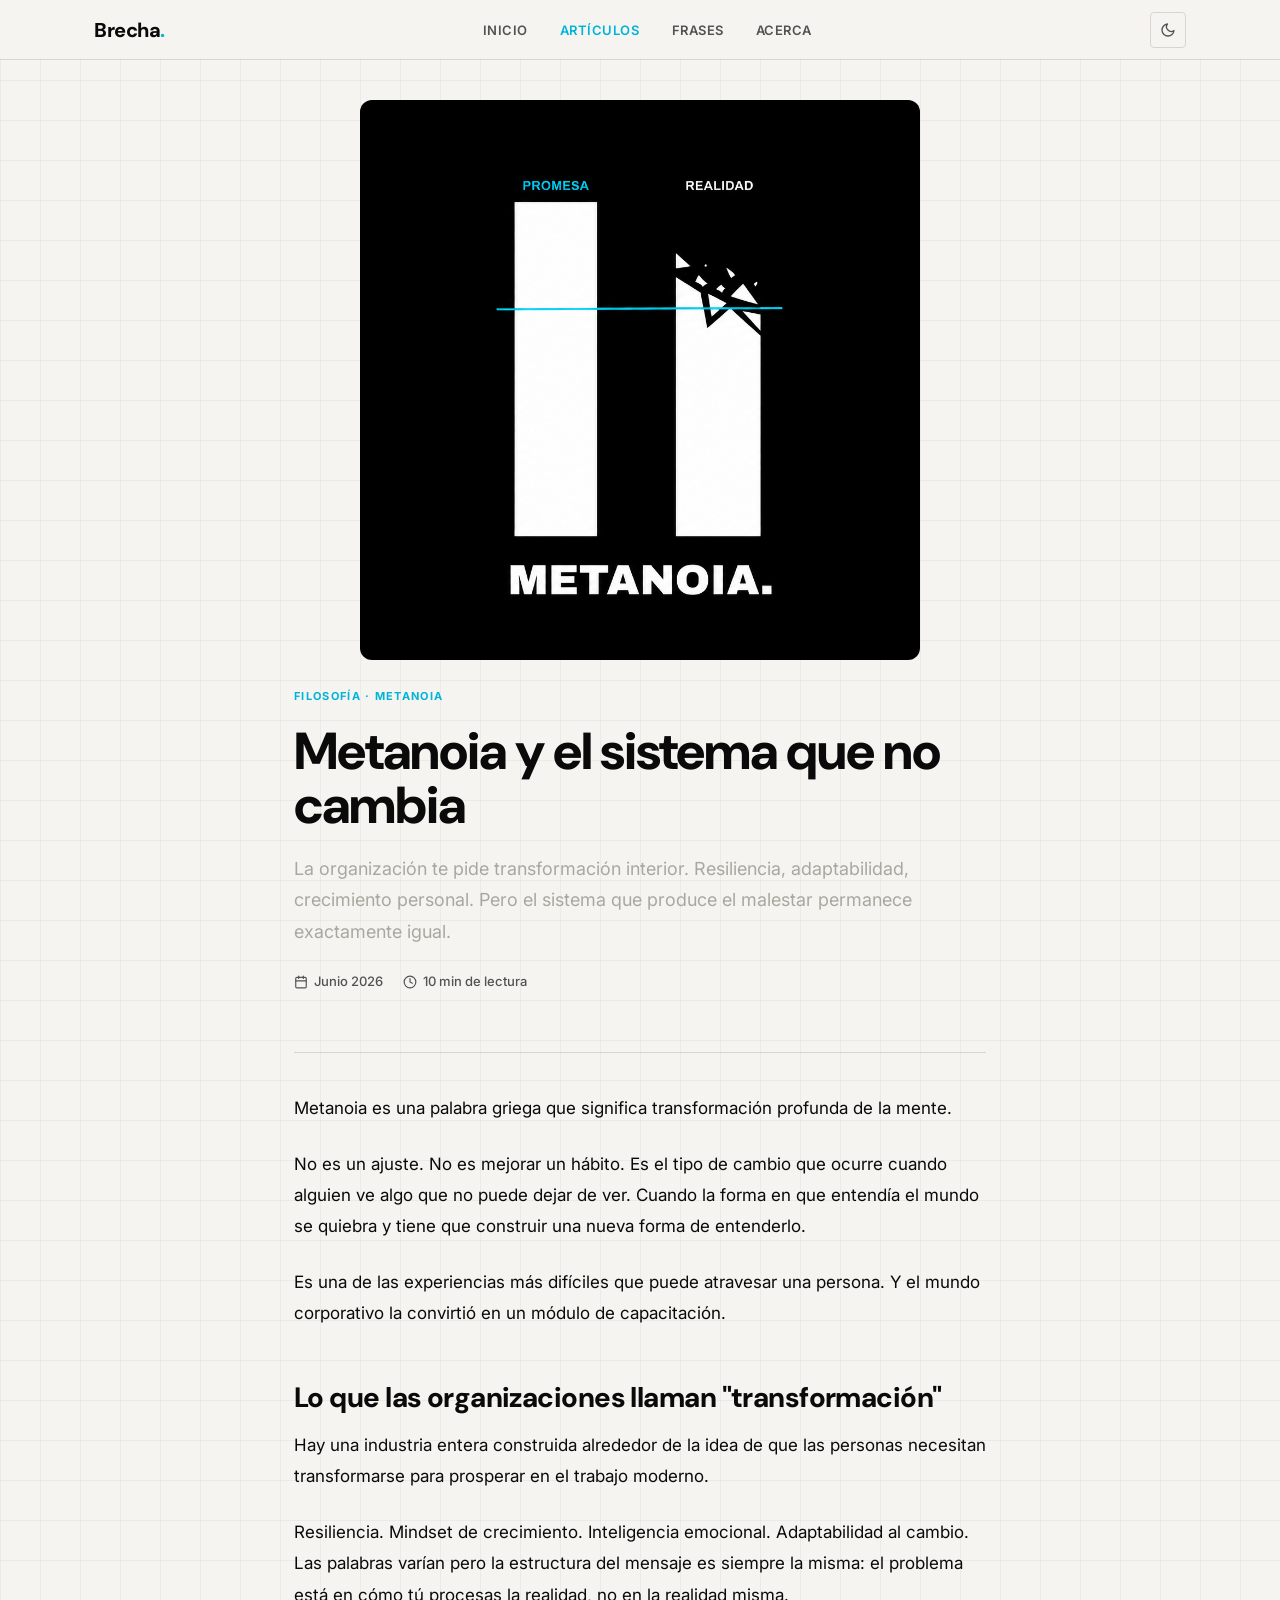
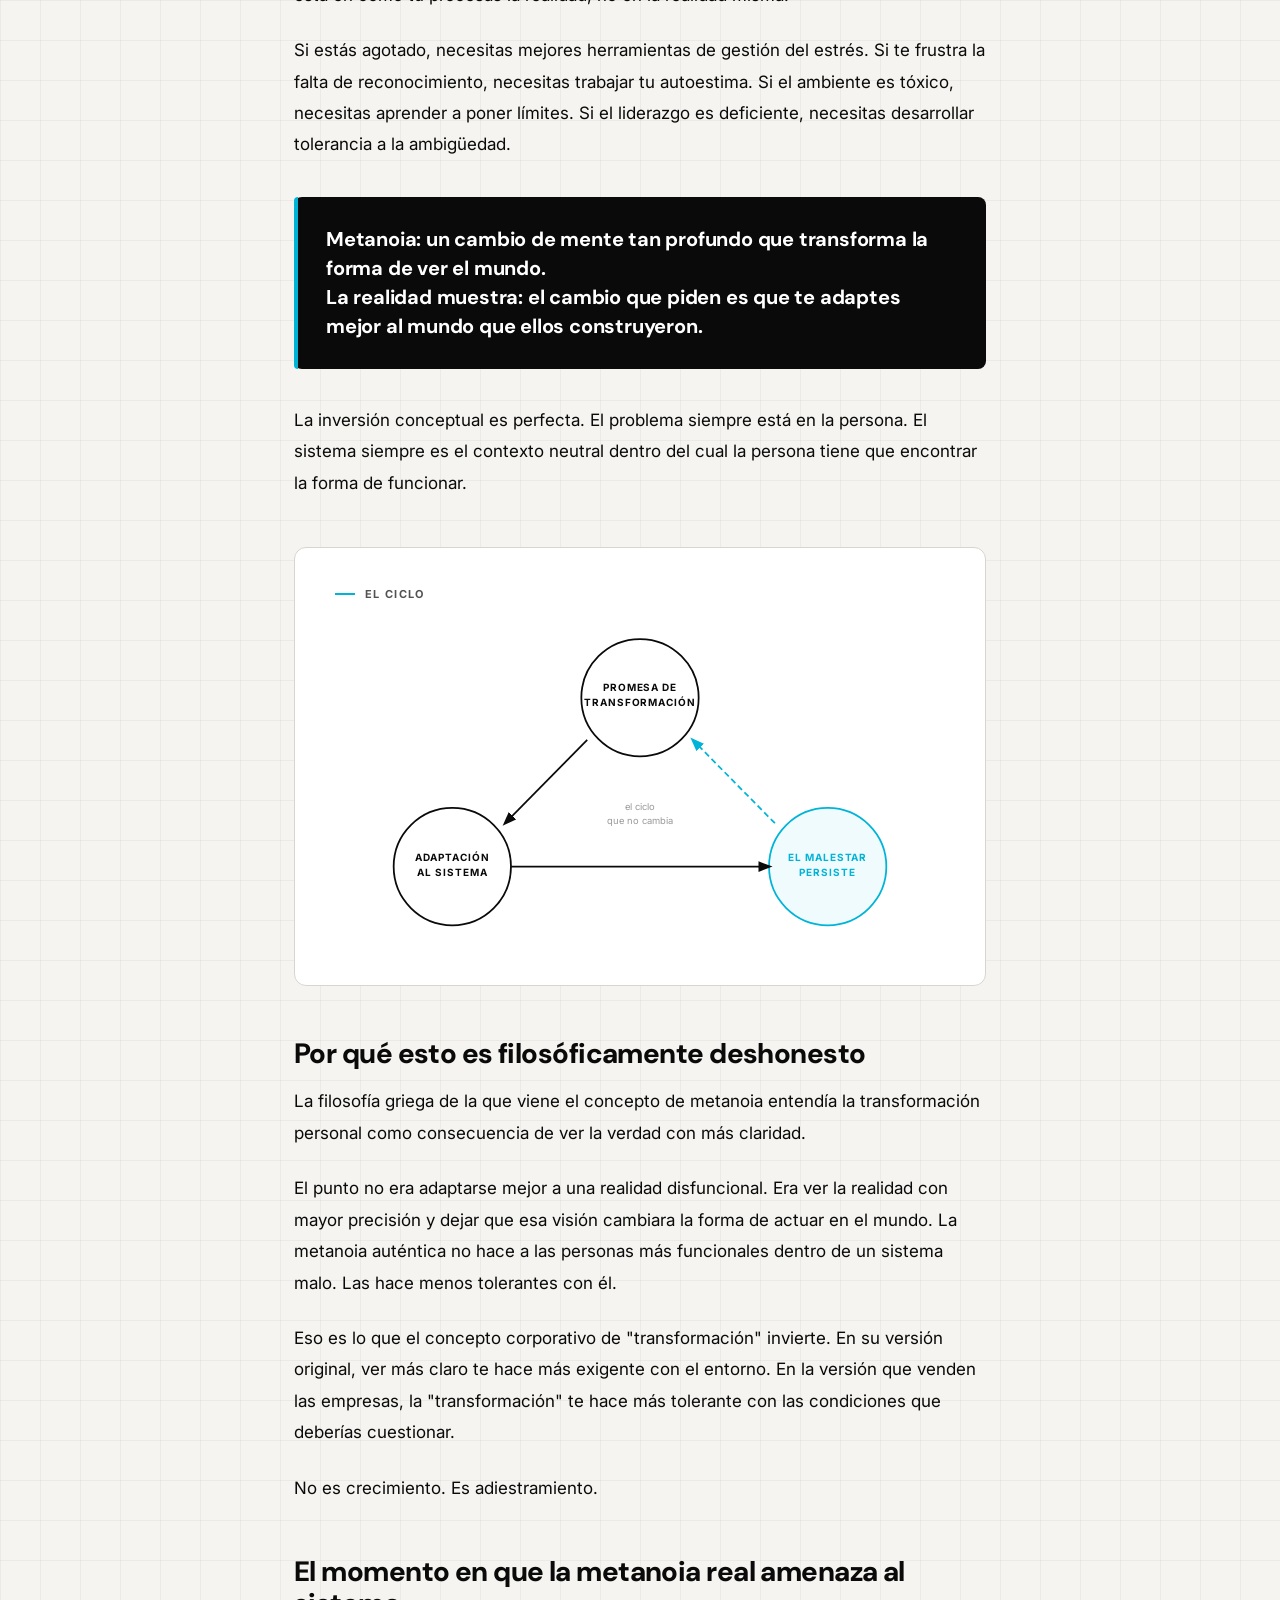
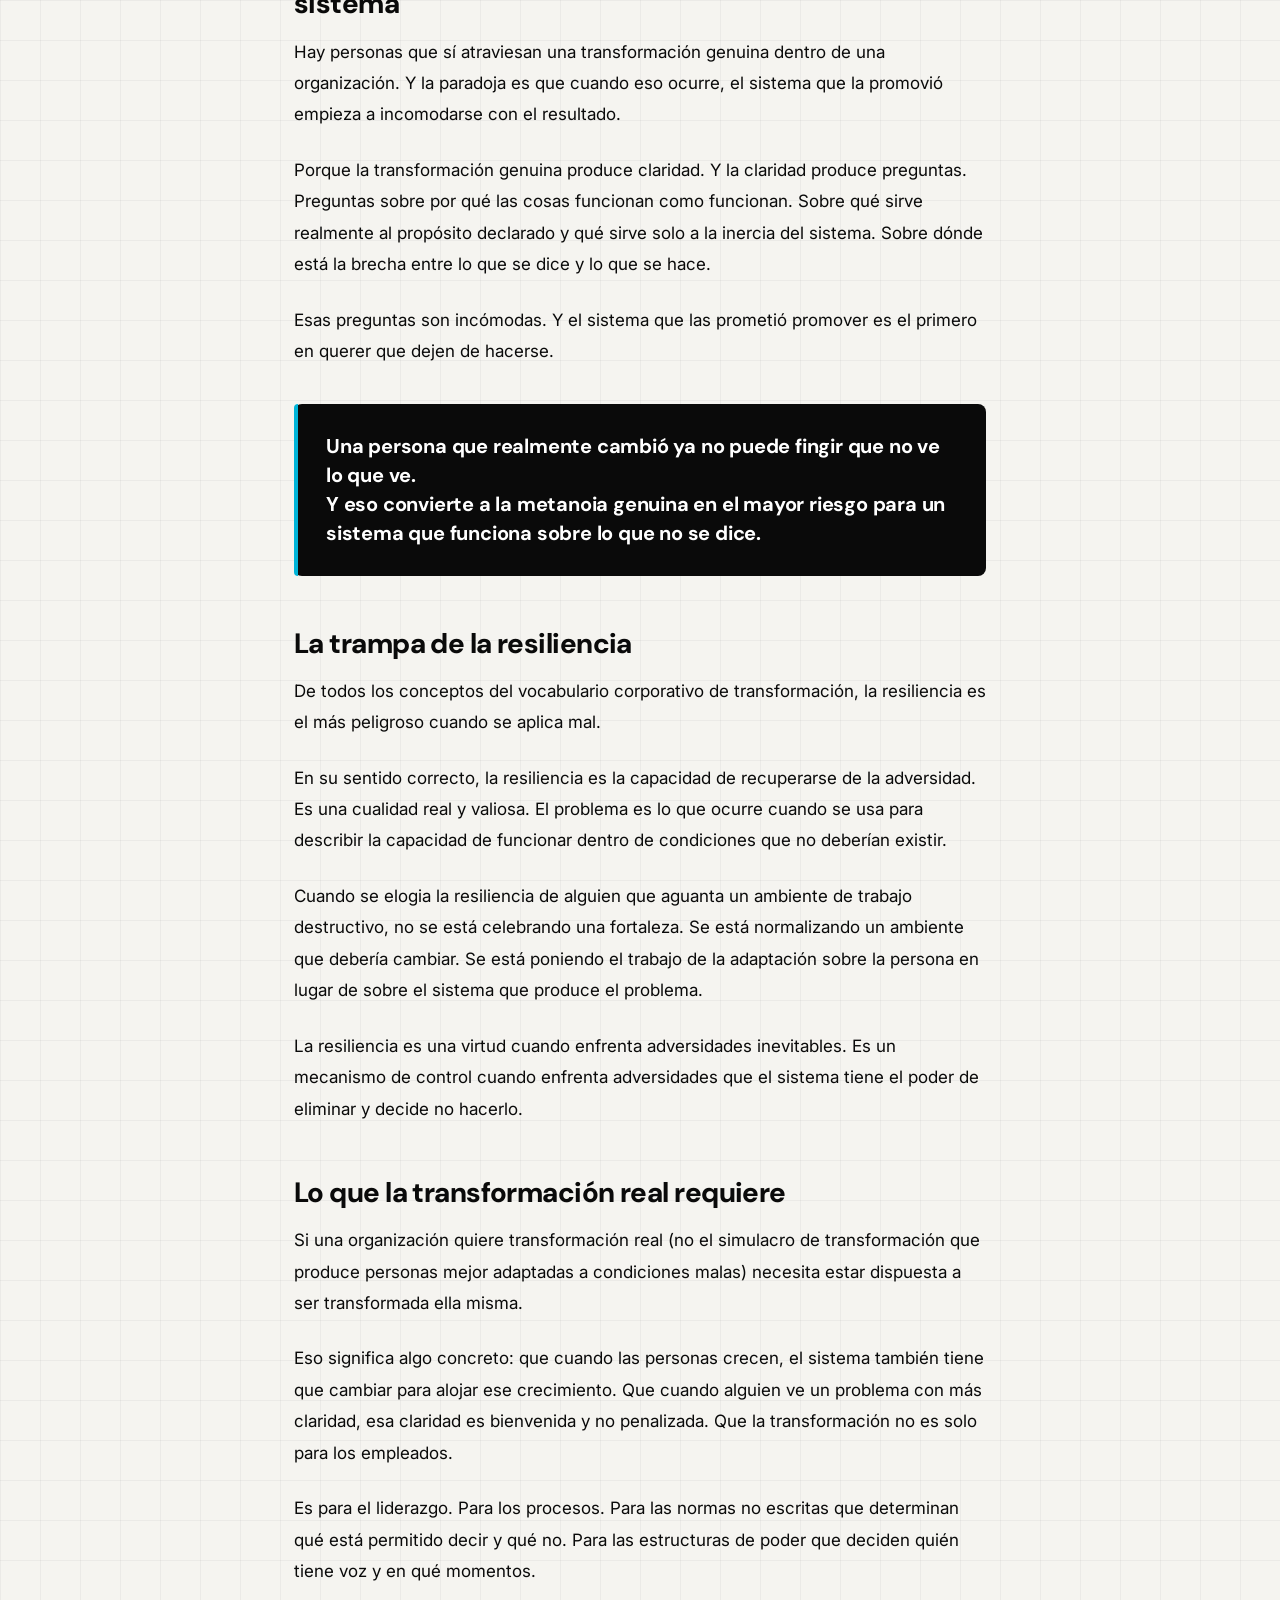
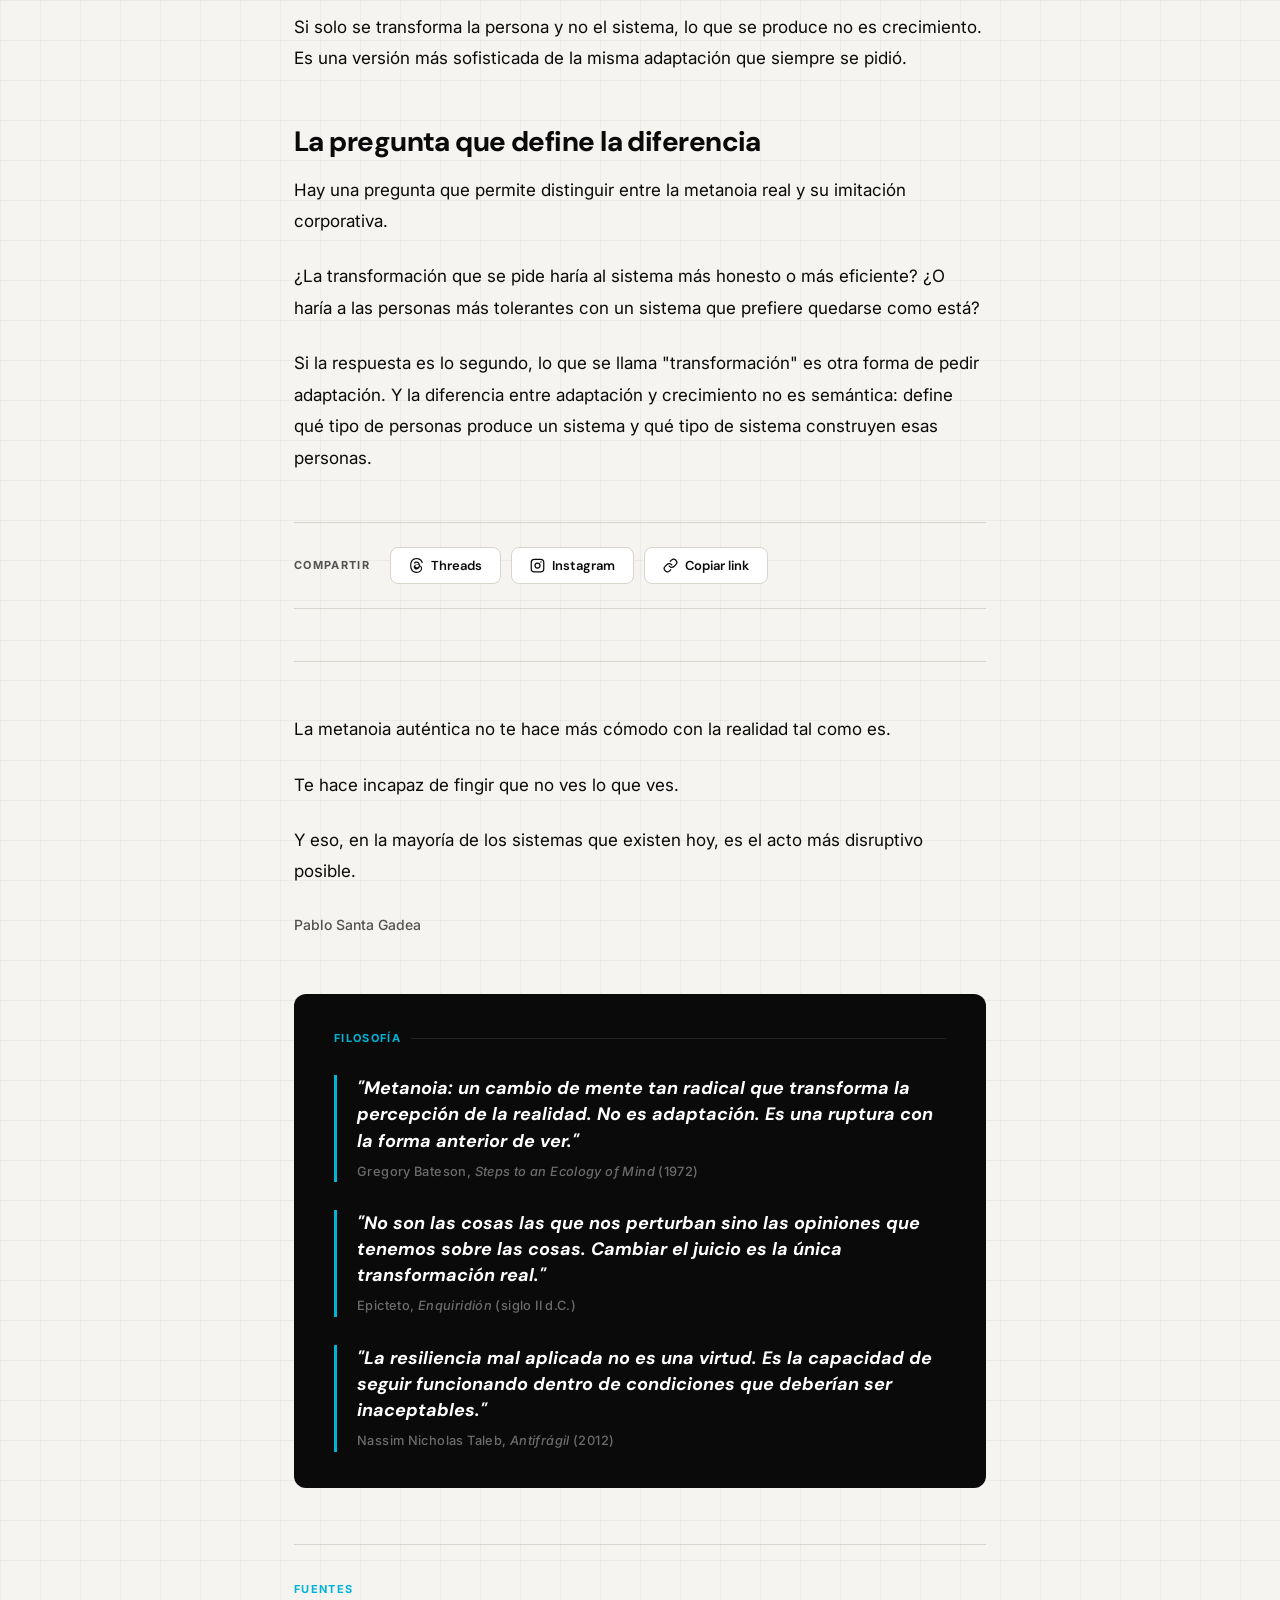
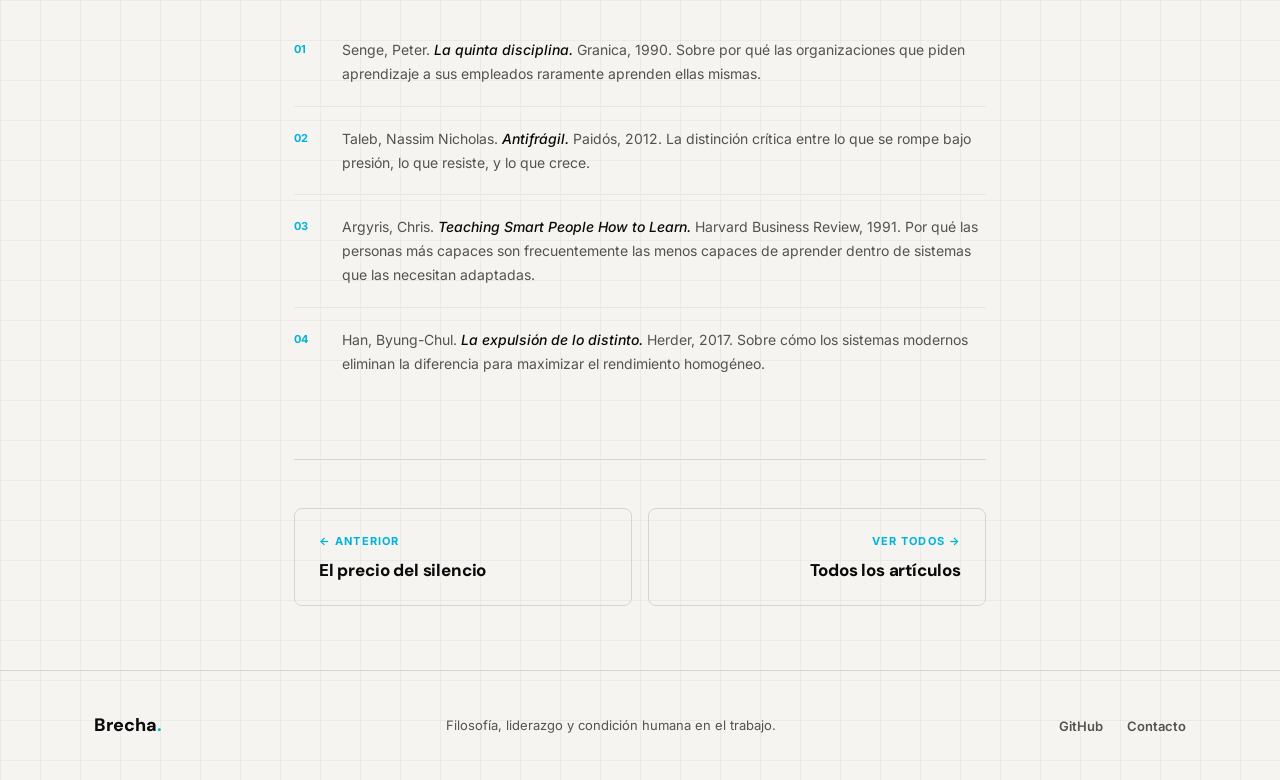
<file: posts/metanoia-y-el-sistema.html>
﻿<!DOCTYPE html>
<html lang="es">
<head>
  <meta charset="UTF-8" />
  <meta name="viewport" content="width=device-width, initial-scale=1.0" />
  <title>Metanoia y el sistema que no cambia — Brecha</title>
  <meta name="description" content="La organización te pide transformación interior. Resiliencia, adaptabilidad, crecimiento personal. Pero el sistema que produce el malestar permanece exactamente igual." />
  <!-- Open Graph -->
  <meta property="og:type" content="article" />
  <meta property="og:site_name" content="Brecha" />
  <meta property="og:url" content="https://thinking.zcod3.com/posts/metanoia-y-el-sistema.html" />
  <meta property="og:title" content="Metanoia y el sistema que no cambia" />
  <meta property="og:description" content="La organización te pide transformación interior. Resiliencia, adaptabilidad, crecimiento personal. Pero el sistema que produce el malestar permanece exactamente igual." />
  <meta property="og:image" content="https://thinking.zcod3.com/image/metanoia-y-el-sistema.png" />
  <meta property="og:image:width" content="1536" />
  <meta property="og:image:height" content="1024" />
  <meta property="og:image:alt" content="Metanoia y el sistema que no cambia" />
  <meta name="twitter:card" content="summary_large_image" />
  <meta name="twitter:title" content="Metanoia y el sistema que no cambia" />
  <meta name="twitter:description" content="La organización te pide transformación interior. Resiliencia, adaptabilidad, crecimiento personal. Pero el sistema que produce el malestar permanece exactamente igual." />
  <meta name="twitter:image" content="https://thinking.zcod3.com/image/metanoia-y-el-sistema.png" />
  <link rel="preconnect" href="https://fonts.googleapis.com" />
  <link rel="preconnect" href="https://fonts.gstatic.com" crossorigin />
  <link href="https://fonts.googleapis.com/css2?family=DM+Sans:ital,opsz,wght@0,9..40,400;0,9..40,500;0,9..40,700;0,9..40,800;1,9..40,400&family=Inter:wght@300;400;500;600&display=swap" rel="stylesheet" />
  <link rel="stylesheet" href="../assets/css/style.css" />
  <script>(function(){var t=localStorage.getItem('brecha-theme');if(t)document.documentElement.setAttribute('data-theme',t);})();</script>
</head>
<body>

  <header class="site-header">
    <div class="container">
      <nav class="nav">
        <a href="../index.html" class="nav__logo">Brecha<span>.</span></a>
        <ul class="nav__links">
          <li><a href="../index.html">Inicio</a></li>
          <li><a href="../index.html#articulos" class="active">Artículos</a></li>
          <li><a href="../frases-fuertes.html">Frases</a></li>
          <li><a href="../index.html#acerca">Acerca</a></li>
        </ul>                <button class="nav__hamburger" id="nav-hamburger" aria-label="Men&#250;" aria-expanded="false">
          <svg class="icon-burger" width="18" height="18" viewBox="0 0 24 24" fill="none" stroke="currentColor" stroke-width="2.5" stroke-linecap="round"><line x1="3" y1="6" x2="21" y2="6"/><line x1="3" y1="12" x2="21" y2="12"/><line x1="3" y1="18" x2="21" y2="18"/></svg>
          <svg class="icon-close" width="18" height="18" viewBox="0 0 24 24" fill="none" stroke="currentColor" stroke-width="2.5" stroke-linecap="round"><line x1="18" y1="6" x2="6" y2="18"/><line x1="6" y1="6" x2="18" y2="18"/></svg>
        </button>        <button class="theme-toggle" id="theme-toggle" aria-label="Cambiar tema">
          <svg class="icon-moon" width="16" height="16" viewBox="0 0 24 24" fill="none" stroke="currentColor" stroke-width="2" stroke-linecap="round" stroke-linejoin="round"><path d="M21 12.79A9 9 0 1 1 11.21 3 7 7 0 0 0 21 12.79z"/></svg>
          <svg class="icon-sun" width="16" height="16" viewBox="0 0 24 24" fill="none" stroke="currentColor" stroke-width="2" stroke-linecap="round" stroke-linejoin="round"><circle cx="12" cy="12" r="5"/><line x1="12" y1="1" x2="12" y2="3"/><line x1="12" y1="21" x2="12" y2="23"/><line x1="4.22" y1="4.22" x2="5.64" y2="5.64"/><line x1="18.36" y1="18.36" x2="19.78" y2="19.78"/><line x1="1" y1="12" x2="3" y2="12"/><line x1="21" y1="12" x2="23" y2="12"/><line x1="4.22" y1="19.78" x2="5.64" y2="18.36"/><line x1="18.36" y1="5.64" x2="19.78" y2="4.22"/></svg>
        </button>
      </nav>
    </div>
  </header>

  <main>
    <div class="container container--narrow">

      <header class="post-header">
        <div class="post-header__cover">
          <img src="../image/metanoia-y-el-sistema.png" alt="Metanoia y el sistema que no cambia" />
        </div>
        <span class="post-header__tag">Filosofía · Metanoia</span>
        <h1 class="post-header__title">Metanoia y el sistema que no cambia</h1>
        <p class="post-header__subtitle">
          La organización te pide transformación interior. Resiliencia, adaptabilidad,
          crecimiento personal. Pero el sistema que produce el malestar permanece exactamente igual.
        </p>
        <div class="post-header__meta">
          <span class="post-header__meta-item">
            <svg xmlns="http://www.w3.org/2000/svg" width="14" height="14" viewBox="0 0 24 24" fill="none" stroke="currentColor" stroke-width="2" stroke-linecap="round" stroke-linejoin="round"><rect x="3" y="4" width="18" height="18" rx="2" ry="2"/><line x1="16" y1="2" x2="16" y2="6"/><line x1="8" y1="2" x2="8" y2="6"/><line x1="3" y1="10" x2="21" y2="10"/></svg>
            Junio 2026
          </span>
          <span class="post-header__meta-item">
            <svg xmlns="http://www.w3.org/2000/svg" width="14" height="14" viewBox="0 0 24 24" fill="none" stroke="currentColor" stroke-width="2" stroke-linecap="round" stroke-linejoin="round"><circle cx="12" cy="12" r="10"/><polyline points="12 6 12 12 16 14"/></svg>
            10 min de lectura
          </span>
        </div>
      </header>

      <article class="post-body">

        <p>Metanoia es una palabra griega que significa transformación profunda de la mente.</p>

        <p>No es un ajuste. No es mejorar un hábito. Es el tipo de cambio que ocurre cuando alguien ve algo que no puede dejar de ver. Cuando la forma en que entendía el mundo se quiebra y tiene que construir una nueva forma de entenderlo.</p>

        <p>Es una de las experiencias más difíciles que puede atravesar una persona. Y el mundo corporativo la convirtió en un módulo de capacitación.</p>

        <h2>Lo que las organizaciones llaman "transformación"</h2>

        <p>Hay una industria entera construida alrededor de la idea de que las personas necesitan transformarse para prosperar en el trabajo moderno.</p>

        <p>Resiliencia. Mindset de crecimiento. Inteligencia emocional. Adaptabilidad al cambio. Las palabras varían pero la estructura del mensaje es siempre la misma: el problema está en cómo tú procesas la realidad, no en la realidad misma.</p>

        <p>Si estás agotado, necesitas mejores herramientas de gestión del estrés. Si te frustra la falta de reconocimiento, necesitas trabajar tu autoestima. Si el ambiente es tóxico, necesitas aprender a poner límites. Si el liderazgo es deficiente, necesitas desarrollar tolerancia a la ambigüedad.</p>

        <blockquote>Metanoia: un cambio de mente tan profundo que transforma la forma de ver el mundo.<br/>La realidad muestra: el cambio que piden es que te adaptes mejor al mundo que ellos construyeron.</blockquote>

        <p>La inversión conceptual es perfecta. El problema siempre está en la persona. El sistema siempre es el contexto neutral dentro del cual la persona tiene que encontrar la forma de funcionar.</p>

        <div class="post-infographic">
          <span class="post-infographic__label">El ciclo</span>
          <svg viewBox="0 0 520 270" xmlns="http://www.w3.org/2000/svg" aria-label="Ciclo de la falsa transformación">
            <defs>
              <marker id="arr-dark" markerWidth="8" markerHeight="8" refX="6" refY="3" orient="auto">
                <path d="M0,0 L0,6 L8,3 z" fill="#0A0A0A"/>
              </marker>
              <marker id="arr-cyan" markerWidth="8" markerHeight="8" refX="6" refY="3" orient="auto">
                <path d="M0,0 L0,6 L8,3 z" fill="#00B4D8"/>
              </marker>
            </defs>
            <!-- Node 1: top center — Promesa -->
            <circle cx="260" cy="56" r="50" fill="none" stroke="#0A0A0A" stroke-width="1.5"/>
            <text x="260" y="50" text-anchor="middle" font-family="'Inter',sans-serif" font-size="8.5" font-weight="700" letter-spacing="0.8" fill="#0A0A0A">PROMESA DE</text>
            <text x="260" y="63" text-anchor="middle" font-family="'Inter',sans-serif" font-size="8.5" font-weight="700" letter-spacing="0.8" fill="#0A0A0A">TRANSFORMACIÓN</text>
            <!-- Node 2: bottom left — Adaptación -->
            <circle cx="100" cy="200" r="50" fill="none" stroke="#0A0A0A" stroke-width="1.5"/>
            <text x="100" y="195" text-anchor="middle" font-family="'Inter',sans-serif" font-size="8.5" font-weight="700" letter-spacing="0.8" fill="#0A0A0A">ADAPTACIÓN</text>
            <text x="100" y="208" text-anchor="middle" font-family="'Inter',sans-serif" font-size="8.5" font-weight="700" letter-spacing="0.8" fill="#0A0A0A">AL SISTEMA</text>
            <!-- Node 3: bottom right — Malestar (cyan = persiste, no cambia) -->
            <circle cx="420" cy="200" r="50" fill="rgba(0,180,216,0.06)" stroke="#00B4D8" stroke-width="1.5"/>
            <text x="420" y="195" text-anchor="middle" font-family="'Inter',sans-serif" font-size="8.5" font-weight="700" letter-spacing="0.8" fill="#00B4D8">EL MALESTAR</text>
            <text x="420" y="208" text-anchor="middle" font-family="'Inter',sans-serif" font-size="8.5" font-weight="700" letter-spacing="0.8" fill="#00B4D8">PERSISTE</text>
            <!-- Arrow 1: Promesa → Adaptación -->
            <path d="M215,92 L145,163" fill="none" stroke="#0A0A0A" stroke-width="1.5" marker-end="url(#arr-dark)"/>
            <!-- Arrow 2: Adaptación → Malestar -->
            <path d="M150,200 L370,200" fill="none" stroke="#0A0A0A" stroke-width="1.5" marker-end="url(#arr-dark)"/>
            <!-- Arrow 3: Malestar → Promesa (dashed cyan, cycle back) -->
            <path d="M375,163 L305,92" fill="none" stroke="#00B4D8" stroke-width="1.5" stroke-dasharray="5 3" marker-end="url(#arr-cyan)"/>
            <!-- Center label -->
            <text x="260" y="152" text-anchor="middle" font-family="'Inter',sans-serif" font-size="8" fill="#999">el ciclo</text>
            <text x="260" y="164" text-anchor="middle" font-family="'Inter',sans-serif" font-size="8" fill="#999">que no cambia</text>
          </svg>
        </div>

        <h2>Por qué esto es filosóficamente deshonesto</h2>

        <p>La filosofía griega de la que viene el concepto de metanoia entendía la transformación personal como consecuencia de ver la verdad con más claridad.</p>

        <p>El punto no era adaptarse mejor a una realidad disfuncional. Era ver la realidad con mayor precisión y dejar que esa visión cambiara la forma de actuar en el mundo. La metanoia auténtica no hace a las personas más funcionales dentro de un sistema malo. Las hace menos tolerantes con él.</p>

        <p>Eso es lo que el concepto corporativo de "transformación" invierte. En su versión original, ver más claro te hace más exigente con el entorno. En la versión que venden las empresas, la "transformación" te hace más tolerante con las condiciones que deberías cuestionar.</p>

        <p>No es crecimiento. Es adiestramiento.</p>

        <h2>El momento en que la metanoia real amenaza al sistema</h2>

        <p>Hay personas que sí atraviesan una transformación genuina dentro de una organización. Y la paradoja es que cuando eso ocurre, el sistema que la promovió empieza a incomodarse con el resultado.</p>

        <p>Porque la transformación genuina produce claridad. Y la claridad produce preguntas. Preguntas sobre por qué las cosas funcionan como funcionan. Sobre qué sirve realmente al propósito declarado y qué sirve solo a la inercia del sistema. Sobre dónde está la brecha entre lo que se dice y lo que se hace.</p>

        <p>Esas preguntas son incómodas. Y el sistema que las prometió promover es el primero en querer que dejen de hacerse.</p>

        <blockquote>Una persona que realmente cambió ya no puede fingir que no ve lo que ve.<br/>Y eso convierte a la metanoia genuina en el mayor riesgo para un sistema que funciona sobre lo que no se dice.</blockquote>

        <h2>La trampa de la resiliencia</h2>

        <p>De todos los conceptos del vocabulario corporativo de transformación, la resiliencia es el más peligroso cuando se aplica mal.</p>

        <p>En su sentido correcto, la resiliencia es la capacidad de recuperarse de la adversidad. Es una cualidad real y valiosa. El problema es lo que ocurre cuando se usa para describir la capacidad de funcionar dentro de condiciones que no deberían existir.</p>

        <p>Cuando se elogia la resiliencia de alguien que aguanta un ambiente de trabajo destructivo, no se está celebrando una fortaleza. Se está normalizando un ambiente que debería cambiar. Se está poniendo el trabajo de la adaptación sobre la persona en lugar de sobre el sistema que produce el problema.</p>

        <p>La resiliencia es una virtud cuando enfrenta adversidades inevitables. Es un mecanismo de control cuando enfrenta adversidades que el sistema tiene el poder de eliminar y decide no hacerlo.</p>

        <h2>Lo que la transformación real requiere</h2>

        <p>Si una organización quiere transformación real (no el simulacro de transformación que produce personas mejor adaptadas a condiciones malas) necesita estar dispuesta a ser transformada ella misma.</p>

        <p>Eso significa algo concreto: que cuando las personas crecen, el sistema también tiene que cambiar para alojar ese crecimiento. Que cuando alguien ve un problema con más claridad, esa claridad es bienvenida y no penalizada. Que la transformación no es solo para los empleados.</p>

        <p>Es para el liderazgo. Para los procesos. Para las normas no escritas que determinan qué está permitido decir y qué no. Para las estructuras de poder que deciden quién tiene voz y en qué momentos.</p>

        <p>Si solo se transforma la persona y no el sistema, lo que se produce no es crecimiento. Es una versión más sofisticada de la misma adaptación que siempre se pidió.</p>

        <h2>La pregunta que define la diferencia</h2>

        <p>Hay una pregunta que permite distinguir entre la metanoia real y su imitación corporativa.</p>

        <p>¿La transformación que se pide haría al sistema más honesto o más eficiente? ¿O haría a las personas más tolerantes con un sistema que prefiere quedarse como está?</p>

        <p>Si la respuesta es lo segundo, lo que se llama "transformación" es otra forma de pedir adaptación. Y la diferencia entre adaptación y crecimiento no es semántica: define qué tipo de personas produce un sistema y qué tipo de sistema construyen esas personas.</p>

        <div class="post-share">
          <span class="post-share__label">Compartir</span>
          <div class="post-share__buttons">
            <button class="share-btn" onclick="shareThreads()">
              <svg width="15" height="15" viewBox="0 0 192 192" fill="currentColor" xmlns="http://www.w3.org/2000/svg"><path d="M141.537 88.988a66.667 66.667 0 0 0-2.518-1.143c-1.482-27.307-16.403-42.94-41.457-43.1h-.34c-14.986 0-27.449 6.396-35.12 18.036l13.779 9.452c5.73-8.695 14.724-10.548 21.348-10.548h.232c8.25.053 14.474 2.452 18.502 7.129 2.932 3.405 4.893 8.11 5.864 14.05-7.314-1.243-15.224-1.626-23.68-1.14-23.82 1.371-39.134 15.264-38.105 34.568.522 9.792 5.4 18.216 13.735 23.719 7.047 4.652 16.124 6.927 25.557 6.412 12.458-.683 22.231-5.436 29.049-14.127 5.178-6.6 8.453-15.153 9.899-25.93 5.937 3.583 10.337 8.298 12.767 13.966 4.132 9.635 4.373 25.468-8.546 38.376-11.319 11.308-24.925 16.2-45.488 16.35-22.809-.169-40.06-7.484-51.275-21.741C35.236 139.966 29.808 120.682 29.605 96c.203-24.682 5.63-43.966 16.133-57.337C57.054 24.424 74.305 17.109 97.113 16.94c22.96.17 40.56 7.528 52.303 21.877 5.765 7.014 10.113 15.88 12.96 26.3l16.44-4.377c-3.403-12.755-8.812-23.685-16.18-32.556C147.04 10.646 125.345 1.216 97.17 1h-.239C69.01 1.216 47.596 10.693 33.56 28.27 20.979 44.099 14.487 66.65 14.25 95.999v.002c.237 29.35 6.73 51.9 19.31 67.73C47.596 181.307 69.01 190.784 96.93 191h.239c24.01-.176 40.987-6.447 54.832-20.28 18.268-18.25 17.895-41.006 11.804-55.04-4.428-10.323-12.886-18.754-23.268-23.692zm-38.33 29.693c-10.42.587-21.23-4.09-21.765-14.086-.4-7.526 5.34-15.913 22.718-16.932 1.987-.114 3.94-.17 5.864-.17 6.207 0 12.023.606 17.27 1.768-1.967 24.502-13.033 28.74-24.086 29.42z"/></svg>
              Threads
            </button>
            <button class="share-btn" onclick="shareInstagram()">
              <svg width="15" height="15" viewBox="0 0 24 24" fill="none" stroke="currentColor" stroke-width="2" stroke-linecap="round" stroke-linejoin="round"><rect x="2" y="2" width="20" height="20" rx="5" ry="5"/><circle cx="12" cy="12" r="4"/><circle cx="17.5" cy="6.5" r="1.2" fill="currentColor" stroke="none"/></svg>
              Instagram
            </button>
            <button class="share-btn" onclick="copyLink()">
              <svg width="15" height="15" viewBox="0 0 24 24" fill="none" stroke="currentColor" stroke-width="2" stroke-linecap="round" stroke-linejoin="round"><path d="M10 13a5 5 0 0 0 7.54.54l3-3a5 5 0 0 0-7.07-7.07l-1.72 1.71"/><path d="M14 11a5 5 0 0 0-7.54-.54l-3 3a5 5 0 0 0 7.07 7.07l1.71-1.71"/></svg>
              Copiar link
            </button>
          </div>
        </div>

        <hr/>

        <p>La metanoia auténtica no te hace más cómodo con la realidad tal como es.</p>

        <p>Te hace incapaz de fingir que no ves lo que ves.</p>

        <p>Y eso, en la mayoría de los sistemas que existen hoy, es el acto más disruptivo posible.</p>

        <p class="post-signature">Pablo Santa Gadea</p>

      </article>

      <div class="post-philosophy">
        <span class="post-philosophy__label">Filosofía</span>
        <div class="post-philosophy__item">
          <p class="post-philosophy__quote">"Metanoia: un cambio de mente tan radical que transforma la percepción de la realidad. No es adaptación. Es una ruptura con la forma anterior de ver."</p>
          <p class="post-philosophy__author">Gregory Bateson, <em>Steps to an Ecology of Mind</em> (1972)</p>
        </div>
        <div class="post-philosophy__item">
          <p class="post-philosophy__quote">"No son las cosas las que nos perturban sino las opiniones que tenemos sobre las cosas. Cambiar el juicio es la única transformación real."</p>
          <p class="post-philosophy__author">Epicteto, <em>Enquiridión</em> (siglo II d.C.)</p>
        </div>
        <div class="post-philosophy__item">
          <p class="post-philosophy__quote">"La resiliencia mal aplicada no es una virtud. Es la capacidad de seguir funcionando dentro de condiciones que deberían ser inaceptables."</p>
          <p class="post-philosophy__author">Nassim Nicholas Taleb, <em>Antifrágil</em> (2012)</p>
        </div>
      </div>

      <div class="post-sources">
        <span class="post-sources__label">Fuentes</span>
        <ul class="post-sources__list">
          <li class="post-sources__item">
            <span class="post-sources__num">01</span>
            <span>Senge, Peter. <a href="https://www.penguinrandomhouse.com/books/323474/the-fifth-discipline-by-peter-m-senge/" target="_blank" rel="noopener"><em>La quinta disciplina.</em></a> Granica, 1990. Sobre por qué las organizaciones que piden aprendizaje a sus empleados raramente aprenden ellas mismas.</span>
          </li>
          <li class="post-sources__item">
            <span class="post-sources__num">02</span>
            <span>Taleb, Nassim Nicholas. <a href="https://www.paidos.com/libro/antifragil/" target="_blank" rel="noopener"><em>Antifrágil.</em></a> Paidós, 2012. La distinción crítica entre lo que se rompe bajo presión, lo que resiste, y lo que crece.</span>
          </li>
          <li class="post-sources__item">
            <span class="post-sources__num">03</span>
            <span>Argyris, Chris. <a href="https://hbr.org/1991/05/teaching-smart-people-how-to-learn" target="_blank" rel="noopener"><em>Teaching Smart People How to Learn.</em></a> Harvard Business Review, 1991. Por qué las personas más capaces son frecuentemente las menos capaces de aprender dentro de sistemas que las necesitan adaptadas.</span>
          </li>
          <li class="post-sources__item">
            <span class="post-sources__num">04</span>
            <span>Han, Byung-Chul. <a href="https://www.herdereditorial.com/la-expulsion-de-lo-distinto" target="_blank" rel="noopener"><em>La expulsión de lo distinto.</em></a> Herder, 2017. Sobre cómo los sistemas modernos eliminan la diferencia para maximizar el rendimiento homogéneo.</span>
          </li>
        </ul>
      </div>

      <nav class="post-nav" aria-label="Navegación entre artículos">
        <a class="post-nav__item" href="el-precio-del-silencio.html">
          <p class="post-nav__label">← Anterior</p>
          <p class="post-nav__title">El precio del silencio</p>
        </a>
        <a class="post-nav__item post-nav__item--next" href="../index.html">
          <p class="post-nav__label">Ver todos →</p>
          <p class="post-nav__title">Todos los artículos</p>
        </a>
      </nav>

    </div>
  </main>

  <footer class="site-footer" style="margin-top: 64px;">
    <div class="container">
      <div class="footer-inner">
        <div class="footer__logo">Brecha<span>.</span></div>
        <p class="footer__copy">Filosofía, liderazgo y condición humana en el trabajo.</p>
        <ul class="footer__links">
          <li><a href="https://github.com/PSG-ONE/blog" target="_blank" rel="noopener">GitHub</a></li>
          <li><a href="mailto:santagadea.ia@gmail.com">Contacto</a></li>
        </ul>
      </div>
    </div>
  </footer>

  <script src="../assets/js/main.js"></script>
</body>
</html>
</file>
<file: assets/css/style.css>
/* ─── Design Tokens ─────────────────────────────────────────── */
:root {
  --color-primary:     #0A0A0A;
  --color-secondary:   #525252;
  --color-accent:      #00B4D8;
  --color-background:  #F5F4F0;
  --color-foreground:  #0A0A0A;
  --color-muted:       #E8E6E0;
  --color-border:      #D8D5CE;
  --color-surface:     #FFFFFF;
  --color-dark:        #0A0A0A;
  --color-dark-card:   #111111;

  --font-heading: 'DM Sans', sans-serif;
  --font-body:    'Inter', sans-serif;

  --radius-sm: 4px;
  --radius-md: 8px;
  --radius-lg: 12px;

  --transition: 150ms ease-out;
}

/* ─── Reset ─────────────────────────────────────────────────── */
*, *::before, *::after { box-sizing: border-box; margin: 0; padding: 0; }
html { font-size: 16px; scroll-behavior: smooth; }
body {
  font-family: var(--font-body);
  background: var(--color-background);
  color: var(--color-foreground);
  line-height: 1.6;
  -webkit-font-smoothing: antialiased;
  background-image:
    linear-gradient(rgba(0,0,0,0.04) 1px, transparent 1px),
    linear-gradient(90deg, rgba(0,0,0,0.04) 1px, transparent 1px);
  background-size: 40px 40px;
}
img { display: block; max-width: 100%; }
a { color: inherit; text-decoration: none; }

/* ─── Layout ─────────────────────────────────────────────────── */
.container {
  width: 100%;
  max-width: 1140px;
  margin: 0 auto;
  padding: 0 24px;
}
.container--narrow { max-width: 740px; }

/* ─── Header / Nav ──────────────────────────────────────────── */
.site-header {
  position: sticky;
  top: 0;
  z-index: 100;
  background: rgba(245,244,240,0.94);
  backdrop-filter: blur(8px);
  border-bottom: 1px solid var(--color-border);
  height: 60px;
  display: flex;
  align-items: center;
}

.nav {
  display: flex;
  align-items: center;
  justify-content: space-between;
  width: 100%;
}

.nav__logo {
  font-family: var(--font-heading);
  font-size: 1.25rem;
  font-weight: 800;
  color: var(--color-primary);
  letter-spacing: -0.5px;
}
.nav__logo span { color: var(--color-accent); }

.nav__links {
  display: flex;
  gap: 32px;
  list-style: none;
}
.nav__links a {
  font-size: 0.8125rem;
  font-weight: 600;
  letter-spacing: 0.04em;
  text-transform: uppercase;
  color: var(--color-secondary);
  transition: color var(--transition);
}
.nav__links a:hover,
.nav__links a.active { color: var(--color-accent); }

/* ─── Hamburger (mobile) ─────────────────────────────────────── */
.nav__hamburger {
  display: none;
  background: none;
  border: 1.5px solid var(--color-border);
  border-radius: var(--radius-sm);
  width: 36px;
  height: 36px;
  align-items: center;
  justify-content: center;
  cursor: pointer;
  color: var(--color-secondary);
  transition: border-color var(--transition), color var(--transition);
  flex-shrink: 0;
  margin-left: 10px;
}
.nav__hamburger:hover { border-color: var(--color-accent); color: var(--color-accent); }
.nav__hamburger .icon-close { display: none; }
.nav__hamburger.open .icon-burger { display: none; }
.nav__hamburger.open .icon-close { display: block; }

@media (max-width: 768px) {
  .nav__hamburger { display: flex; margin-left: auto; }

  .nav__links {
    display: none;
    position: fixed;
    top: 60px; left: 0; right: 0;
    background: var(--color-background);
    border-bottom: 1px solid var(--color-border);
    box-shadow: 0 12px 40px rgba(0,0,0,0.25);
    flex-direction: column;
    align-items: flex-start;
    justify-content: flex-start;
    gap: 0;
    z-index: 99;
    list-style: none;
    padding: 8px 0 16px;
  }
  .nav__links.open { display: flex; }
  .nav__links li {
    width: 100%;
    border-bottom: 1px solid var(--color-border);
  }
  .nav__links li:last-child { border-bottom: none; }
  .nav__links a {
    display: block;
    width: 100%;
    padding: 16px 24px;
    font-family: var(--font-heading);
    font-size: 1rem;
    font-weight: 700;
    letter-spacing: 0.06em;
    text-transform: uppercase;
    color: var(--color-secondary);
    transition: color var(--transition), background var(--transition);
  }
  .nav__links a:hover { color: var(--color-primary); background: var(--color-muted); }
  .nav__links a.active { color: var(--color-accent); }
}

/* ─── Hero ───────────────────────────────────────────────────── */
.hero {
  padding: 80px 0 72px;
  border-bottom: 1px solid var(--color-border);
}

.hero__tag {
  display: inline-flex;
  align-items: center;
  gap: 8px;
  font-size: 0.6875rem;
  font-weight: 700;
  letter-spacing: 0.12em;
  text-transform: uppercase;
  color: var(--color-accent);
  margin-bottom: 20px;
}

.hero__title {
  font-family: var(--font-heading);
  font-size: clamp(2.75rem, 6vw, 5rem);
  font-weight: 800;
  line-height: 1.0;
  color: var(--color-primary);
  max-width: 780px;
  margin-bottom: 24px;
  letter-spacing: -0.02em;
  text-transform: uppercase;
}

.hero__title em {
  font-style: normal;
  color: var(--color-accent);
}

.hero__subtitle {
  font-size: 1.0625rem;
  color: var(--color-secondary);
  max-width: 520px;
  line-height: 1.75;
  margin-bottom: 36px;
}

.hero__meta {
  font-size: 0.8125rem;
  color: var(--color-secondary);
  display: flex;
  gap: 20px;
  flex-wrap: wrap;
}
.hero__meta span {
  display: flex;
  align-items: center;
  gap: 6px;
  font-weight: 500;
}

/* ─── Section ────────────────────────────────────────────────── */
.section { padding: 64px 0; }

.section__header {
  display: flex;
  align-items: baseline;
  justify-content: space-between;
  margin-bottom: 40px;
  padding-bottom: 16px;
  border-bottom: 2px solid var(--color-primary);
}

.section__title {
  font-family: var(--font-heading);
  font-size: 1.75rem;
  font-weight: 800;
  color: var(--color-primary);
  letter-spacing: -0.02em;
}

/* ─── Tag Filter ─────────────────────────────────────────────── */
.tags-filter {
  display: flex;
  gap: 8px;
  flex-wrap: wrap;
  margin-bottom: 40px;
}

.tag-btn {
  padding: 6px 16px;
  border-radius: 999px;
  border: 1.5px solid var(--color-border);
  background: transparent;
  font-family: var(--font-body);
  font-size: 0.75rem;
  font-weight: 700;
  letter-spacing: 0.06em;
  text-transform: uppercase;
  color: var(--color-secondary);
  cursor: pointer;
  transition: all var(--transition);
}
.tag-btn:hover { border-color: var(--color-primary); color: var(--color-primary); }
.tag-btn.active { background: var(--color-primary); border-color: var(--color-primary); color: var(--color-background); }

[data-theme="dark"] .tag-btn       { border-color: #333; color: #888; }
[data-theme="dark"] .tag-btn:hover { border-color: #fff; color: #fff; }
[data-theme="dark"] .tag-btn.active { background: #fff; border-color: #fff; color: #0A0A0A; }

/* ─── Post Grid ──────────────────────────────────────────────── */
.posts-grid {
  display: grid;
  grid-template-columns: repeat(12, 1fr);
  gap: 20px;
}

/* Featured */
.post-card--featured {
  grid-column: span 12;
  background: var(--color-surface);
  border: 1px solid var(--color-border);
  border-radius: var(--radius-lg);
  overflow: hidden;
  display: flex;
  flex-direction: column;
  cursor: pointer;
  transition: transform var(--transition), box-shadow var(--transition);
}
.post-card--featured:hover {
  transform: translateY(-3px);
  box-shadow: 0 8px 24px rgba(0,0,0,0.08);
}

.post-card--featured .post-card__image-placeholder {
  width: 100%;
  aspect-ratio: 16/9;
  background: var(--color-dark);
  display: flex;
  align-items: center;
  justify-content: center;
  font-size: 5rem;
  color: var(--color-accent);
  overflow: hidden;
}

.post-card--featured .post-card__image-placeholder img {
  width: 100%;
  height: 100%;
  object-fit: cover;
  object-position: center;
  display: block;
}

.post-card--featured .post-card__body {
  padding: 32px 36px;
  display: flex;
  flex-direction: column;
  background: var(--color-surface);
}

.post-card--featured .post-card__tag {
  color: var(--color-accent);
}

.post-card--featured .post-card__title {
  color: var(--color-primary);
  font-size: 1.75rem;
}

.post-card--featured .post-card__excerpt {
  color: var(--color-secondary);
}

.post-card--featured .post-card__footer {
  border-top-color: var(--color-border);
}

.post-card--featured .post-card__date {
  color: var(--color-secondary);
}

/* Regular cards */
.post-card:not(.post-card--featured) {
  grid-column: span 4;
}
.post-card {
  background: var(--color-surface);
  border: 1px solid var(--color-border);
  border-radius: var(--radius-lg);
  overflow: hidden;
  cursor: pointer;
  display: flex;
  flex-direction: column;
  transition: transform var(--transition), box-shadow var(--transition);
}
.post-card:hover {
  transform: translateY(-3px);
  box-shadow: 0 8px 24px rgba(0,0,0,0.08);
}

.post-card__image-placeholder img {
  width: 100%;
  height: 100%;
  object-fit: cover;
  object-position: top;
  display: block;
}

.post-card__image-placeholder {
  width: 100%;
  aspect-ratio: 1/1;
  background: var(--color-dark);
  overflow: hidden;
  display: flex;
  align-items: center;
  justify-content: center;
  font-size: 2.5rem;
  color: var(--color-accent);
}

.post-card__body {
  padding: 24px;
  flex: 1;
  display: flex;
  flex-direction: column;
}

.post-card__tag {
  font-size: 0.6875rem;
  font-weight: 700;
  letter-spacing: 0.1em;
  text-transform: uppercase;
  color: var(--color-accent);
  margin-bottom: 10px;
}

.post-card__title {
  font-family: var(--font-heading);
  font-size: 1.25rem;
  font-weight: 800;
  line-height: 1.2;
  color: var(--color-primary);
  margin-bottom: 12px;
  letter-spacing: -0.01em;
}

.post-card__excerpt {
  font-size: 0.875rem;
  color: var(--color-secondary);
  line-height: 1.7;
  margin-bottom: 20px;
  flex: 1;
}

.post-card__footer {
  display: flex;
  align-items: center;
  justify-content: space-between;
  padding-top: 16px;
  border-top: 1px solid var(--color-border);
  font-size: 0.8125rem;
}

.post-card__date {
  font-weight: 500;
  color: var(--color-secondary);
}

.post-card__read {
  display: flex;
  align-items: center;
  gap: 4px;
  font-weight: 700;
  font-size: 0.75rem;
  letter-spacing: 0.05em;
  text-transform: uppercase;
  color: var(--color-accent);
  transition: gap var(--transition);
}
.post-card:hover .post-card__read,
.post-card--featured:hover .post-card__read { gap: 8px; }

/* ─── Newsletter ─────────────────────────────────────────────── */
.newsletter {
  background: var(--color-dark);
  border-radius: var(--radius-lg);
  padding: 56px 48px;
  display: grid;
  grid-template-columns: 1fr auto;
  gap: 48px;
  align-items: center;
  margin: 0 0 64px;
}

.newsletter__title {
  font-family: var(--font-heading);
  font-size: 2rem;
  font-weight: 800;
  color: #fff;
  margin-bottom: 8px;
  letter-spacing: -0.02em;
}

.newsletter__title span { color: var(--color-accent); }

.newsletter__subtitle {
  font-size: 0.9375rem;
  color: rgba(255,255,255,0.5);
  line-height: 1.65;
}

.newsletter__form {
  display: flex;
  gap: 10px;
  min-width: 320px;
}

.newsletter__input {
  flex: 1;
  padding: 12px 18px;
  border-radius: var(--radius-md);
  border: 1px solid rgba(255,255,255,0.15);
  background: rgba(255,255,255,0.06);
  color: #fff;
  font-family: var(--font-body);
  font-size: 0.9375rem;
  outline: none;
  transition: border-color var(--transition);
}
.newsletter__input::placeholder { color: rgba(255,255,255,0.3); }
.newsletter__input:focus { border-color: var(--color-accent); }

.btn-accent {
  padding: 12px 22px;
  background: var(--color-accent);
  color: var(--color-dark);
  border: none;
  border-radius: var(--radius-md);
  font-family: var(--font-body);
  font-size: 0.875rem;
  font-weight: 700;
  letter-spacing: 0.04em;
  text-transform: uppercase;
  cursor: pointer;
  white-space: nowrap;
  transition: opacity var(--transition), transform var(--transition);
}
.btn-accent:hover { opacity: 0.88; transform: translateY(-1px); }

/* ─── Footer ─────────────────────────────────────────────────── */
.site-footer {
  border-top: 1px solid var(--color-border);
  padding: 40px 0;
}

.footer-inner {
  display: flex;
  align-items: center;
  justify-content: space-between;
  gap: 24px;
  flex-wrap: wrap;
}

.footer__logo {
  font-family: var(--font-heading);
  font-size: 1.125rem;
  font-weight: 800;
  color: var(--color-primary);
}
.footer__logo span { color: var(--color-accent); }

.footer__copy {
  font-size: 0.8125rem;
  color: var(--color-secondary);
}

.footer__links {
  display: flex;
  gap: 24px;
  list-style: none;
}
.footer__links a {
  font-size: 0.8125rem;
  font-weight: 600;
  color: var(--color-secondary);
  transition: color var(--transition);
}
.footer__links a:hover { color: var(--color-accent); }

/* ─── Post Diagram ───────────────────────────────────────────── */
.post-diagram {
  margin: 36px 0;
  border: 1px solid var(--color-border);
  border-radius: var(--radius-lg);
  overflow: hidden;
  background: var(--color-surface);
}

.post-diagram__title {
  font-family: var(--font-heading);
  font-size: 1rem;
  font-weight: 700;
  letter-spacing: 0;
  color: var(--color-foreground);
  padding: 16px 20px 14px;
  border-bottom: 1px solid var(--color-border);
  margin: 0;
}

.post-diagram img {
  width: 100%;
  display: block;
  object-fit: contain;
  background: #fff;
}

.post-diagram__caption {
  font-size: 0.8125rem;
  color: var(--color-secondary);
  line-height: 1.65;
  padding: 12px 20px 16px;
  margin: 0;
  border-top: 1px solid var(--color-border);
}

.post-diagram__caption em {
  color: var(--color-accent);
  font-style: normal;
  font-weight: 500;
}

[data-theme="dark"] .post-diagram {
  background: #141414;
  border-color: #2C2C2C;
}

[data-theme="dark"] .post-diagram__title {
  color: #F0EFEB;
  border-bottom-color: #2C2C2C;
}

[data-theme="dark"] .post-diagram__caption {
  color: #AAAAAA;
  border-top-color: #2C2C2C;
}

/* ─── Post Page ──────────────────────────────────────────────── */
.post-header {
  padding: 40px 0 28px;
  margin-bottom: 0;
}

.post-header__cover {
  border-radius: var(--radius-lg);
  overflow: hidden;
  aspect-ratio: 1/1;
  max-width: 560px;
  margin: 0 auto 28px;
}

.post-header__cover img {
  width: 100%;
  height: 100%;
  object-fit: cover;
  object-position: top;
  display: block;
}

.post-header__tag {
  font-size: 0.6875rem;
  font-weight: 700;
  letter-spacing: 0.12em;
  text-transform: uppercase;
  color: var(--color-accent);
  margin-bottom: 18px;
  display: block;
}

.post-header__title {
  font-family: var(--font-heading);
  font-size: clamp(2rem, 5vw, 3.25rem);
  font-weight: 800;
  line-height: 1.05;
  color: var(--color-primary);
  margin-bottom: 20px;
  letter-spacing: -0.02em;
}

.post-header__subtitle {
  font-size: 1.125rem;
  color: #A8A8A0;
  line-height: 1.75;
  margin-bottom: 24px;
}

.post-header__meta {
  display: flex;
  gap: 20px;
  flex-wrap: wrap;
  font-size: 0.8125rem;
  color: var(--color-secondary);
  font-weight: 500;
}

.post-header__meta-item {
  display: flex;
  align-items: center;
  gap: 6px;
}

/* Post body */
.post-body {
  font-size: 1.0625rem;
  line-height: 1.85;
  color: var(--color-foreground);
  border-top: 1px solid var(--color-border);
  padding-top: 40px;
  margin-top: 32px;
}

.post-body h2 {
  font-family: var(--font-heading);
  font-size: 1.75rem;
  font-weight: 800;
  color: var(--color-primary);
  margin: 52px 0 16px;
  line-height: 1.15;
  letter-spacing: -0.02em;
}

.post-body h3 {
  font-family: var(--font-heading);
  font-size: 1.375rem;
  font-weight: 700;
  color: var(--color-primary);
  margin: 36px 0 12px;
  letter-spacing: -0.01em;
}

.post-body p { margin-bottom: 24px; }

.post-body strong { font-weight: 700; color: var(--color-primary); }

.post-body blockquote {
  background: var(--color-dark);
  border-radius: var(--radius-md);
  padding: 28px 32px;
  margin: 36px 0;
  color: #FFFFFF;
  font-family: var(--font-heading);
  font-size: 1.25rem;
  font-weight: 700;
  line-height: 1.45;
  letter-spacing: -0.01em;
  position: relative;
}
@media (max-width: 600px) {
  .post-body blockquote {
    padding: 22px 20px 22px 24px;
    font-size: 1.0625rem;
    margin: 28px 0;
  }
}

.post-body blockquote::before {
  content: '';
  position: absolute;
  left: 0;
  top: 0;
  bottom: 0;
  width: 4px;
  background: var(--color-accent);
  border-radius: 4px 0 0 4px;
}

.post-body ul, .post-body ol {
  padding-left: 20px;
  margin-bottom: 24px;
}

.post-body li { margin-bottom: 10px; }

.post-body hr {
  border: none;
  border-top: 1px solid var(--color-border);
  margin: 52px 0;
}

/* Post nav */
.post-nav {
  display: grid;
  grid-template-columns: 1fr 1fr;
  gap: 16px;
  margin: 64px 0 0;
  padding-top: 48px;
  border-top: 1px solid var(--color-border);
}

.post-nav__item {
  padding: 24px;
  border: 1.5px solid var(--color-border);
  border-radius: var(--radius-md);
  cursor: pointer;
  transition: all var(--transition);
  text-decoration: none;
  display: block;
}
.post-nav__item:hover {
  border-color: var(--color-accent);
  background: var(--color-surface);
}

.post-nav__label {
  font-size: 0.6875rem;
  font-weight: 700;
  letter-spacing: 0.1em;
  text-transform: uppercase;
  color: var(--color-accent);
  margin-bottom: 8px;
}

.post-nav__title {
  font-family: var(--font-heading);
  font-size: 1.0625rem;
  font-weight: 800;
  color: var(--color-primary);
  line-height: 1.3;
  letter-spacing: -0.01em;
}

.post-nav__item--next { text-align: right; }

/* ─── Philosophy Section ─────────────────────────────────────── */
.post-philosophy {
  background: var(--color-dark);
  border-radius: var(--radius-lg);
  padding: 36px 40px;
  margin: 56px 0;
}

.post-philosophy__label {
  font-size: 0.6875rem;
  font-weight: 700;
  letter-spacing: 0.12em;
  text-transform: uppercase;
  color: var(--color-accent);
  margin-bottom: 28px;
  display: flex;
  align-items: center;
  gap: 10px;
}

.post-philosophy__label::after {
  content: '';
  flex: 1;
  height: 1px;
  background: rgba(255,255,255,0.1);
}

.post-philosophy__item {
  border-left: 3px solid var(--color-accent);
  padding-left: 20px;
  margin-bottom: 28px;
}
.post-philosophy__item:last-child { margin-bottom: 0; }

.post-philosophy__quote {
  font-family: var(--font-heading);
  font-size: 1.125rem;
  font-weight: 700;
  color: #FFFFFF;
  line-height: 1.45;
  margin: 0 0 8px;
  font-style: italic;
}

.post-philosophy__author {
  font-size: 0.8rem;
  color: rgba(255,255,255,0.4);
  font-weight: 500;
  margin: 0;
  letter-spacing: 0.03em;
}

/* ─── Tools Section ─────────────────────────────────────────── */
.post-tools {
  border-top: 1px solid var(--color-border);
  padding-top: 32px;
  margin-top: 40px;
  margin-bottom: 40px;
}
.post-tools__label {
  font-size: 0.6875rem;
  font-weight: 700;
  letter-spacing: 0.1em;
  text-transform: uppercase;
  color: var(--color-accent);
  display: block;
  margin-bottom: 24px;
}
.post-tools__group {
  margin-bottom: 28px;
}
.post-tools__group-title {
  font-family: var(--font-heading);
  font-size: 0.8125rem;
  font-weight: 700;
  text-transform: uppercase;
  letter-spacing: 0.08em;
  color: var(--color-secondary);
  margin-bottom: 14px;
}
.post-tools__list {
  list-style: none;
  display: flex;
  flex-direction: column;
  gap: 14px;
}
.post-tools__item {
  font-size: 0.9375rem;
  color: var(--color-secondary);
  line-height: 1.7;
  padding-left: 16px;
  border-left: 2px solid var(--color-accent);
}
.post-tools__item strong {
  color: var(--color-primary);
}
.post-tools__grid {
  display: grid;
  grid-template-columns: repeat(3, 1fr);
  gap: 12px;
}
.post-tools__tool {
  background: var(--color-surface);
  border: 1px solid var(--color-border);
  border-radius: var(--radius-md);
  padding: 14px 16px;
  display: flex;
  flex-direction: column;
  gap: 4px;
}
.post-tools__tool-name {
  font-family: var(--font-heading);
  font-size: 0.875rem;
  font-weight: 700;
  color: var(--color-primary);
}
.post-tools__tool-use {
  font-size: 0.8125rem;
  color: var(--color-secondary);
  line-height: 1.5;
}
@media (max-width: 600px) {
  .post-tools__grid { grid-template-columns: 1fr; }
}

/* ─── Sources Section ────────────────────────────────────────── */
.post-sources {
  border-top: 1px solid var(--color-border);
  padding-top: 36px;
  margin-top: 56px;
}

.post-sources__label {
  font-size: 0.6875rem;
  font-weight: 700;
  letter-spacing: 0.12em;
  text-transform: uppercase;
  color: var(--color-accent);
  margin-bottom: 20px;
  display: block;
}

.post-sources__list {
  list-style: none;
  padding: 0;
  margin: 0;
}

.post-sources__item {
  font-size: 0.875rem;
  color: var(--color-secondary);
  padding: 20px 0;
  border-bottom: 1px solid var(--color-muted);
  line-height: 1.7;
  display: flex;
  gap: 20px;
  align-items: flex-start;
}

.post-sources__item:last-child { border-bottom: none; }

.post-sources__num {
  font-size: 0.6875rem;
  font-weight: 700;
  color: var(--color-accent);
  min-width: 28px;
  padding-top: 2px;
  flex-shrink: 0;
}

.post-sources__item em {
  font-style: italic;
  color: var(--color-foreground);
  font-weight: 500;
}

/* ─── Post Data Block ────────────────────────────────────────── */
.post-data {
  border: 1.5px solid var(--color-border);
  border-radius: var(--radius-lg);
  padding: 36px 40px;
  margin: 48px 0;
  background: var(--color-surface);
}

.post-data__label {
  font-size: 0.6875rem;
  font-weight: 700;
  letter-spacing: 0.12em;
  text-transform: uppercase;
  color: var(--color-secondary);
  display: flex;
  align-items: center;
  gap: 10px;
  margin-bottom: 28px;
}

.post-data__label::before {
  content: '';
  display: inline-block;
  width: 20px;
  height: 2px;
  background: var(--color-accent);
  flex-shrink: 0;
}

.post-data__grid {
  display: grid;
  grid-template-columns: repeat(3, 1fr);
  gap: 24px;
}

.post-data__item {
  border-left: 2px solid var(--color-accent);
  padding-left: 16px;
}

.post-data__number {
  font-family: var(--font-heading);
  font-size: 2.25rem;
  font-weight: 800;
  color: var(--color-primary);
  line-height: 1;
  letter-spacing: -0.03em;
  margin-bottom: 6px;
}

.post-data__number span {
  color: var(--color-accent);
}

.post-data__desc {
  font-size: 0.8125rem;
  color: var(--color-secondary);
  line-height: 1.5;
}

.post-data__source {
  font-size: 0.6875rem;
  color: var(--color-secondary);
  margin-top: 20px;
  padding-top: 16px;
  border-top: 1px solid var(--color-muted);
}
.post-data__source a {
  color: var(--color-accent);
  text-decoration: underline;
  text-underline-offset: 2px;
}
.post-data__source a:hover { opacity: 0.8; }

@media (max-width: 600px) {
  .post-data__grid { grid-template-columns: 1fr; gap: 16px; }
  .post-data { padding: 24px 20px; }
}

/* ── Chart Style 2: Barras horizontales ── */
.post-data--bars .post-data__grid {
  display: flex;
  flex-direction: column;
  gap: 28px;
}
.post-data__bar-item {
  display: flex;
  flex-direction: column;
  gap: 6px;
}
.post-data__bar-value {
  font-family: var(--font-heading);
  font-size: 2.5rem;
  font-weight: 800;
  color: var(--color-accent);
  line-height: 1;
  letter-spacing: -0.03em;
  margin-bottom: 2px;
}
.post-data__bar-label {
  font-size: 0.875rem;
  color: var(--color-primary);
  line-height: 1.5;
  opacity: 0.85;
  margin-bottom: 8px;
}
.post-data__bar-track {
  height: 5px;
  background: var(--color-muted);
  border-radius: 99px;
  overflow: hidden;
}
.post-data__bar-fill {
  height: 100%;
  background: var(--color-accent);
  border-radius: 99px;
  transition: width 0.8s cubic-bezier(0.4, 0, 0.2, 1);
}
.post-data__bar-desc {
  font-size: 0.6875rem;
  color: var(--color-secondary);
  line-height: 1.4;
  margin-top: 4px;
}

/* ── Chart Style 3: Círculos / Gauges ── */
.post-data--circles .post-data__grid {
  display: grid;
  grid-template-columns: repeat(3, 1fr);
  gap: 20px;
  text-align: center;
}
.post-data__circle-item {
  display: flex;
  flex-direction: column;
  align-items: center;
  gap: 10px;
}
.post-data__circle-svg {
  width: 90px;
  height: 90px;
}
.post-data__circle-track {
  fill: none;
  stroke: var(--color-muted);
  stroke-width: 6;
}
.post-data__circle-fill {
  fill: none;
  stroke: var(--color-accent);
  stroke-width: 6;
  stroke-linecap: round;
  transform: rotate(-90deg);
  transform-origin: 50% 50%;
  transition: stroke-dashoffset 0.8s ease-out;
}
.post-data__circle-text {
  font-family: var(--font-heading);
  font-size: 1rem;
  font-weight: 800;
  fill: var(--color-primary);
  text-anchor: middle;
  dominant-baseline: middle;
}
.post-data__circle-label {
  font-size: 0.8125rem;
  color: var(--color-secondary);
  line-height: 1.4;
  text-align: center;
}
@media (max-width: 600px) {
  .post-data--circles .post-data__grid { grid-template-columns: 1fr; }
}

/* ─── Post Figure (inline image) ────────────────────────────── */
.post-figure {
  margin: 40px 0;
  border-radius: var(--radius-lg);
  overflow: hidden;
}

.post-figure img {
  width: 100%;
  height: auto;
  display: block;
  border-radius: var(--radius-lg);
}

/* ─── Post Infographic ───────────────────────────────────────── */
.post-infographic {
  background: var(--color-surface);
  border: 1.5px solid var(--color-border);
  border-radius: var(--radius-lg);
  padding: 36px 40px;
  margin: 48px 0;
  overflow: hidden;
}

.post-infographic__label {
  font-size: 0.6875rem;
  font-weight: 700;
  letter-spacing: 0.12em;
  text-transform: uppercase;
  color: var(--color-secondary);
  display: flex;
  align-items: center;
  gap: 10px;
  margin-bottom: 28px;
}

.post-infographic__label::before {
  content: '';
  display: inline-block;
  width: 20px;
  height: 2px;
  background: var(--color-accent);
  flex-shrink: 0;
}

.infographic-compare {
  border: 1.5px solid var(--color-border);
  border-radius: var(--radius-md);
  overflow: hidden;
}

.infographic-compare__header {
  display: grid;
  grid-template-columns: 1fr 1fr;
  background: var(--color-muted);
  border-bottom: 1.5px solid var(--color-border);
}

.infographic-compare__header span {
  padding: 10px 16px;
  font-size: 0.625rem;
  font-weight: 700;
  letter-spacing: 0.12em;
  text-transform: uppercase;
  color: var(--color-secondary);
}

.infographic-compare__header span:first-child {
  border-right: 1.5px solid var(--color-border);
}

.infographic-compare__row {
  display: grid;
  grid-template-columns: 1fr 1fr;
  border-bottom: 1px solid var(--color-muted);
}

.infographic-compare__row:last-child {
  border-bottom: none;
}

.infographic-compare__row span {
  padding: 14px 16px;
  font-size: 0.9375rem;
  font-family: var(--font-heading);
  font-weight: 600;
  line-height: 1.35;
  color: var(--color-secondary);
}

.infographic-compare__row span:first-child {
  border-right: 1.5px solid var(--color-border);
}

.infographic-compare__row span:last-child {
  color: var(--color-primary);
  font-weight: 700;
  background: rgba(0,180,216,0.05);
}

.post-infographic svg {
  width: 100%;
  height: auto;
  display: block;
}

/* ─── Responsive ─────────────────────────────────────────────── */
@media (max-width: 1024px) {
  .post-card--featured { grid-template-columns: 1fr; }
  .post-card--featured .post-card__image-placeholder { min-height: 200px; }
  .newsletter { grid-template-columns: 1fr; gap: 28px; }
  .newsletter__form { min-width: unset; width: 100%; }
}

@media (max-width: 768px) {
  .post-card { grid-column: span 12; }
  .post-card:not(.post-card--featured) { grid-column: span 12; }
  .hero { padding: 48px 0 40px; }
  .newsletter { padding: 32px 24px; }
  .newsletter__form { flex-direction: column; min-width: unset; width: 100%; }
  .newsletter__form .btn-accent { width: 100%; justify-content: center; }
  .post-nav { grid-template-columns: 1fr; }
  .post-nav__item--next { text-align: left; }
}

@media (max-width: 480px) {
  .section { padding: 40px 0; }
  .container { padding: 0 16px; }
  .hero__title { font-size: 3rem; letter-spacing: -0.01em; }
  .post-infographic { padding: 24px 20px; }
  .infographic-compare__row span { font-size: 0.8125rem; padding: 10px 10px; }
}

/* ─── About Section ──────────────────────────────────────────── */
.about-section {
  border-top: 1px solid var(--color-border);
  overflow: hidden;
}
.about-inner {
  display: grid;
  grid-template-columns: 1fr 1fr;
  min-height: 560px;
}
.about__content {
  max-width: 600px;
  margin-left: auto;
  padding: 80px 56px 80px 24px;
  display: flex;
  flex-direction: column;
  justify-content: center;
  gap: 0;
}
.about__photo {
  position: relative;
  display: flex;
  align-items: center;
  justify-content: center;
  padding: 48px 40px;
}
.about__photo img {
  width: 340px;
  height: 340px;
  border-radius: 50%;
  object-fit: cover;
  object-position: center 10%;
  display: block;
  filter: grayscale(100%);
  box-shadow: 0 0 0 1px var(--color-border);
}
.about__tag {
  font-size: 0.6875rem;
  font-weight: 700;
  letter-spacing: 0.12em;
  text-transform: uppercase;
  color: var(--color-accent);
  margin-bottom: 16px;
}
.about__name {
  font-family: var(--font-heading);
  font-size: clamp(2rem, 3.5vw, 2.75rem);
  font-weight: 800;
  color: var(--color-primary);
  line-height: 1.1;
  letter-spacing: -0.03em;
  margin-bottom: 10px;
}
.about__role {
  font-size: 0.9375rem;
  color: var(--color-secondary);
  font-weight: 400;
  margin-bottom: 28px;
}
.about__bio {
  font-size: 1rem;
  color: #B8B4AC;
  font-weight: 500;
  line-height: 1.8;
  margin-bottom: 12px;
}
.about__links {
  display: flex;
  gap: 12px;
  margin-top: 32px;
  flex-wrap: wrap;
}
.about__link {
  display: inline-flex;
  align-items: center;
  gap: 7px;
  padding: 9px 18px;
  border-radius: var(--radius-sm);
  border: 1.5px solid var(--color-border);
  background: transparent;
  font-family: var(--font-heading);
  font-size: 0.8125rem;
  font-weight: 600;
  color: var(--color-foreground);
  text-decoration: none;
  transition: border-color var(--transition), color var(--transition);
}
.about__link:hover { border-color: var(--color-primary); color: var(--color-primary); }

@media (max-width: 768px) {
  .about-inner {
    grid-template-columns: 1fr;
  }
  .about__photo {
    order: -1;
    padding: 40px 24px 16px;
  }
  .about__photo img {
    width: 200px;
    height: 200px;
  }
  .about__content {
    max-width: 100%;
    margin-left: 0;
    padding: 0 24px 48px;
  }
}

/* ─── Post Signature ────────────────────────────────────────── */
.post-signature {
  font-family: var(--font-body);
  font-size: 0.875rem;
  font-weight: 500;
  color: var(--color-secondary);
  margin-top: 8px;
}

/* ─── Share Bar ──────────────────────────────────────────────── */
/* ─── Audio Player ────────────────────────────────────────── */
.post-audio {
  border: 1.5px solid var(--color-border);
  border-radius: var(--radius-md);
  padding: 20px 24px;
  margin: 36px 0;
  background: var(--color-surface);
}
.post-audio__label {
  display: flex;
  align-items: center;
  gap: 8px;
  font-size: 0.6875rem;
  font-weight: 700;
  letter-spacing: 0.1em;
  text-transform: uppercase;
  color: var(--color-accent);
  margin-bottom: 14px;
}
.post-audio audio {
  width: 100%;
  height: 40px;
  border-radius: var(--radius-sm);
  accent-color: var(--color-accent);
  outline: none;
}
.post-audio audio::-webkit-media-controls-panel {
  background: var(--color-muted);
}
@media (max-width: 600px) {
  .post-audio { padding: 16px 18px; }
}

/* ─── Share ─────────────────────────────────────────────────── */
.post-share {
  display: flex;
  align-items: center;
  gap: 20px;
  padding: 24px 0;
  border-top: 1px solid var(--color-border);
  border-bottom: 1px solid var(--color-border);
  margin: 48px 0 32px;
  flex-wrap: wrap;
}
.post-share__label {
  font-size: 0.6875rem;
  font-weight: 700;
  letter-spacing: 0.12em;
  text-transform: uppercase;
  color: var(--color-secondary);
  white-space: nowrap;
}
.post-share__buttons { display: flex; gap: 10px; flex-wrap: wrap; }
.share-btn {
  display: inline-flex;
  align-items: center;
  gap: 7px;
  padding: 9px 18px;
  border-radius: var(--radius-md);
  border: 1.5px solid var(--color-border);
  background: var(--color-surface);
  font-family: var(--font-heading);
  font-size: 0.8125rem;
  font-weight: 600;
  color: var(--color-foreground);
  cursor: pointer;
  transition: border-color var(--transition), color var(--transition);
}
.share-btn:hover { border-color: var(--color-accent); color: var(--color-accent); }
.share-btn svg { flex-shrink: 0; }

.share-toast {
  position: fixed;
  bottom: 28px;
  left: 50%;
  transform: translateX(-50%) translateY(60px);
  background: var(--color-dark);
  color: #fff;
  padding: 11px 22px;
  border-radius: var(--radius-md);
  font-family: var(--font-body);
  font-size: 0.875rem;
  z-index: 9999;
  opacity: 0;
  pointer-events: none;
  transition: transform 0.22s ease-out, opacity 0.22s ease-out;
}
.share-toast.show { transform: translateX(-50%) translateY(0); opacity: 1; }

/* ─── Animations ─────────────────────────────────────────────── */
@media (prefers-reduced-motion: no-preference) {

  /* Hero entrada */
  .hero__tag   { animation: fadeDown 0.5s ease-out both; }
  .hero__title { animation: fadeDown 0.55s ease-out both 0.08s; }
  .hero__subtitle { animation: fadeDown 0.55s ease-out both 0.16s; }
  .hero__meta  { animation: fadeDown 0.55s ease-out both 0.24s; }

  @keyframes fadeDown {
    from { opacity: 0; transform: translateY(-14px); }
    to   { opacity: 1; transform: translateY(0); }
  }

  /* Cards — scroll reveal via .is-visible class (JS) */
  .post-card, .post-card--featured {
    opacity: 0;
    transform: translateY(28px);
    transition: opacity 0.5s ease-out, transform 0.5s ease-out;
  }
  .post-card.is-visible, .post-card--featured.is-visible {
    opacity: 1;
    transform: translateY(0);
  }

  /* Frase cards reveal */
  .frase-card {
    opacity: 0;
    transform: scale(0.96) translateY(16px);
    transition: opacity 0.45s ease-out, transform 0.45s ease-out;
  }
  .frase-card.is-visible {
    opacity: 1;
    transform: scale(1) translateY(0);
  }

  /* Tag buttons pop-in */
  .tag-btn {
    animation: popIn 0.35s ease-out both;
  }
  .tag-btn:nth-child(1) { animation-delay: 0.05s; }
  .tag-btn:nth-child(2) { animation-delay: 0.10s; }
  .tag-btn:nth-child(3) { animation-delay: 0.15s; }
  .tag-btn:nth-child(4) { animation-delay: 0.20s; }
  .tag-btn:nth-child(5) { animation-delay: 0.25s; }
  .tag-btn:nth-child(6) { animation-delay: 0.30s; }

  @keyframes popIn {
    from { opacity: 0; transform: scale(0.85); }
    to   { opacity: 1; transform: scale(1); }
  }

  @keyframes fadeUp {
    from { opacity: 0; transform: translateY(20px); }
    to   { opacity: 1; transform: translateY(0); }
  }
}

/* ─── Theme Toggle Button ─────────────────────────────────────── */
.theme-toggle {
  background: none;
  border: 1.5px solid var(--color-border);
  border-radius: var(--radius-sm);
  width: 36px;
  height: 36px;
  display: flex;
  align-items: center;
  justify-content: center;
  cursor: pointer;
  color: var(--color-secondary);
  transition: border-color var(--transition), color var(--transition);
  flex-shrink: 0;
  margin-left: 20px;
}
.theme-toggle:hover { border-color: var(--color-accent); color: var(--color-accent); }
.theme-toggle .icon-moon { display: block; }
.theme-toggle .icon-sun  { display: none; }

/* ─── Dark Mode ──────────────────────────────────────────────── */
[data-theme="dark"] {
  --color-primary:    #F0EFEB;
  --color-secondary:  #AAAAAA;
  --color-background: #0C0C0C;
  --color-foreground: #F0EFEB;
  --color-muted:      #1C1C1C;
  --color-border:     #2C2C2C;
  --color-surface:    #141414;
  --color-dark-card:  #181818;
}
[data-theme="dark"] .theme-toggle .icon-moon { display: none; }
[data-theme="dark"] .theme-toggle .icon-sun  { display: block; }

[data-theme="dark"] body {
  background-image:
    linear-gradient(rgba(255,255,255,0.025) 1px, transparent 1px),
    linear-gradient(90deg, rgba(255,255,255,0.025) 1px, transparent 1px);
  background-size: 40px 40px;
}
[data-theme="dark"] .site-header {
  background: rgba(12,12,12,0.94);
}
[data-theme="dark"] .newsletter {
  border: 1px solid #2C2C2C;
}
[data-theme="dark"] .about-section {
  background: #000;
  border-color: #2C2C2C;
}
[data-theme="dark"] .post-blockquote {
  border-color: var(--color-accent);
  background: #141414;
}
[data-theme="dark"] .post-data {
  background: #141414;
  border-color: #2C2C2C;
}
[data-theme="dark"] .post-tools {
  background: #141414;
  border-color: #2C2C2C;
}
[data-theme="dark"] .share-btn {
  background: #141414;
}
[data-theme="dark"] .post-nav a {
  background: #141414;
  border-color: #2C2C2C;
}
[data-theme="dark"] .post-nav a:hover {
  background: #1C1C1C;
}
[data-theme="dark"] .post-sources {
  background: #141414;
  border-color: #2C2C2C;
}

/* ─── Frases Fuertes Gallery ──────────────────────────────────── */
.frases-hero {
  padding: 64px 0 48px;
  border-bottom: 1px solid var(--color-border);
}
.frases-hero__tag {
  display: inline-flex;
  align-items: center;
  gap: 8px;
  font-size: 0.6875rem;
  font-weight: 700;
  letter-spacing: 0.12em;
  text-transform: uppercase;
  color: var(--color-accent);
  margin-bottom: 16px;
}
.frases-hero__title {
  font-family: var(--font-heading);
  font-size: clamp(2rem, 5vw, 3.5rem);
  font-weight: 800;
  line-height: 1.0;
  color: var(--color-primary);
  letter-spacing: -0.02em;
  text-transform: uppercase;
  margin-bottom: 16px;
}
.frases-hero__title em { font-style: normal; color: var(--color-accent); }
.frases-hero__subtitle {
  font-size: 1rem;
  color: var(--color-secondary);
  max-width: 480px;
  line-height: 1.7;
}

.frases-grid {
  display: grid;
  grid-template-columns: repeat(3, 1fr);
  gap: 20px;
  padding: 56px 0;
}

.frase-card {
  position: relative;
  background: var(--color-dark);
  border-radius: var(--radius-lg);
  overflow: hidden;
  aspect-ratio: 1/1;
  cursor: pointer;
  border: 1px solid var(--color-border);
  transition: transform var(--transition), box-shadow var(--transition);
}
.frase-card:hover { transform: translateY(-4px); box-shadow: 0 12px 32px rgba(0,0,0,0.2); }
.frase-card img {
  width: 100%;
  height: 100%;
  object-fit: cover;
  display: block;
  transition: opacity 0.3s ease;
}
.frase-card:hover img { opacity: 0.55; }

.frase-card__overlay {
  position: absolute;
  inset: 0;
  display: flex;
  flex-direction: column;
  align-items: center;
  justify-content: center;
  gap: 16px;
  background: rgba(0,0,0,0.68);
  opacity: 0;
  transition: opacity 0.22s ease;
  padding: 24px;
}
.frase-card:hover .frase-card__overlay { opacity: 1; }

.frase-overlay__label {
  font-family: var(--font-heading);
  font-size: 0.6875rem;
  font-weight: 700;
  letter-spacing: 0.14em;
  text-transform: uppercase;
  color: rgba(255,255,255,0.5);
}

/* Row of social platform buttons */
.frase-social-row {
  display: flex;
  gap: 10px;
  align-items: center;
}

.frase-social-btn {
  width: 44px;
  height: 44px;
  border-radius: 50%;
  border: 1.5px solid rgba(255,255,255,0.2);
  background: rgba(255,255,255,0.07);
  color: #fff;
  display: flex;
  align-items: center;
  justify-content: center;
  cursor: pointer;
  transition: background 0.15s, border-color 0.15s, transform 0.15s;
  flex-shrink: 0;
}
.frase-social-btn:hover { transform: scale(1.12); border-color: rgba(255,255,255,0.7); background: rgba(255,255,255,0.16); }
.frase-social-btn--ig:hover { background: #E1306C; border-color: #E1306C; }
.frase-social-btn--fb:hover { background: #1877F2; border-color: #1877F2; }
.frase-social-btn--tw:hover { background: #000; border-color: #fff; }
.frase-social-btn--li:hover { background: #0A66C2; border-color: #0A66C2; }
.frase-social-btn--th:hover { background: #111; border-color: #fff; }

.frase-download-link {
  font-family: var(--font-body);
  font-size: 0.75rem;
  color: rgba(255,255,255,0.45);
  cursor: pointer;
  background: none;
  border: none;
  letter-spacing: 0.04em;
  text-decoration: underline;
  text-underline-offset: 3px;
  transition: color 0.15s;
}
.frase-download-link:hover { color: rgba(255,255,255,0.85); }

.frases-empty {
  grid-column: 1/-1;
  text-align: center;
  padding: 80px 40px;
  border: 1.5px dashed var(--color-border);
  border-radius: var(--radius-lg);
  color: var(--color-secondary);
}
.frases-empty p { font-size: 0.9375rem; line-height: 1.7; }
.frases-empty strong { color: var(--color-primary); }

/* Lightbox */
.lightbox {
  display: none;
  position: fixed;
  inset: 0;
  background: rgba(0,0,0,0.92);
  z-index: 9999;
  align-items: center;
  justify-content: center;
  padding: 24px;
}
.lightbox.open { display: flex; }
.lightbox__img {
  max-width: min(600px, 90vw);
  max-height: 90vh;
  border-radius: var(--radius-md);
  object-fit: contain;
}
.lightbox__close {
  position: absolute;
  top: 20px; right: 24px;
  background: none;
  border: 1.5px solid rgba(255,255,255,0.2);
  border-radius: var(--radius-sm);
  width: 40px; height: 40px;
  display: flex; align-items: center; justify-content: center;
  cursor: pointer;
  color: #fff;
  font-size: 1.25rem;
  transition: border-color var(--transition);
}
.lightbox__close:hover { border-color: var(--color-accent); color: var(--color-accent); }

@media (max-width: 768px) {
  .frases-grid { grid-template-columns: repeat(2, 1fr); gap: 12px; }
}
@media (max-width: 480px) {
  .frases-grid { grid-template-columns: 1fr; }
}
</file>
